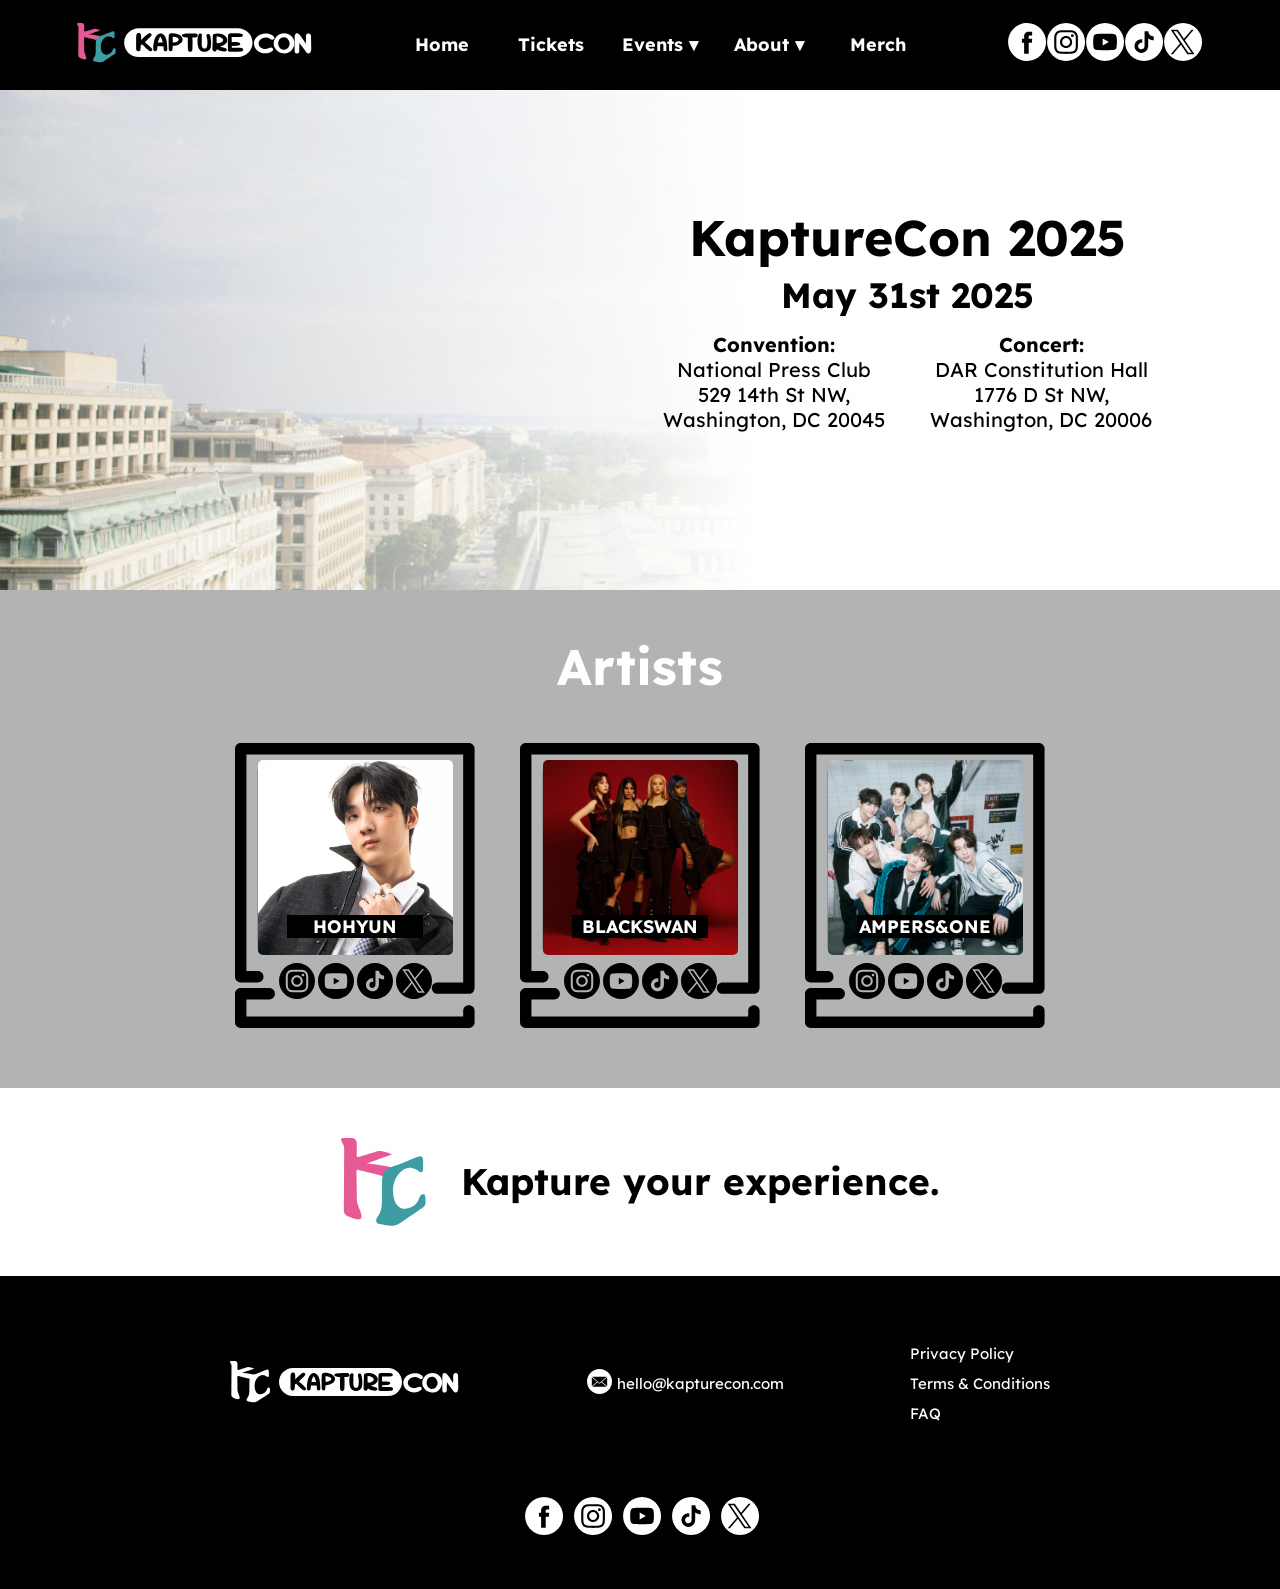
<file: index.html>
<!DOCTYPE html>
<html>
<head>
        <!-- Google tag (gtag.js) -->
        <script async src="https://www.googletagmanager.com/gtag/js?id=G-CYV78P86S7"></script>
        <script>
        window.dataLayer = window.dataLayer || [];
        function gtag(){dataLayer.push(arguments);}
        gtag('js', new Date());

        gtag('config', 'G-CYV78P86S7');
        </script>
        <title>KaptureCon</title>

        <meta name="viewport" content="width=device-width, initial-scale=1.0">
	<link rel="stylesheet" href="static/pages/css/top-bar.css">
	<link rel="stylesheet" href="static/pages/css/footer.css">

	<script src="static/pages/js/sidebar-open-close.js"></script>
	<script src="static/pages/js/nav-buttons.js"></script>

	<link rel="icon" type="image/x-icon" href="static/pages/images/favicon.ico">

        <link rel="preconnect" href="https://fonts.googleapis.com">
        <link rel="preconnect" href="https://fonts.gstatic.com" crossorigin>
        <link href="https://fonts.googleapis.com/css2?family=Lexend:wght@100..900&display=swap" rel="stylesheet">
	<link href="https://fonts.googleapis.com/css2?family=Lexend:wght@100..900&family=Poppins:ital,wght@0,100;0,200;0,300;0,400;0,500;0,600;0,700;0,800;0,900;1,100;1,200;1,300;1,400;1,500;1,600;1,700;1,800;1,900&display=swap" rel="stylesheet">

        
	<link rel="stylesheet" href="static/pages/css/home-page-style.css">

</head>

<body>

<!-- TOP BAR STARTS-->
	<div class="top-container">
                <header class="nav-bar">
                        <div class="nav-buttons">
				<div class="main-logo"><a href="index.html"><img class="main-logo-img" src="static/pages/images/KaptureCon-logo.svg" alt="Logo"></a></div>
				<div class="menu-bar" onclick="openSidebar()"><img src="static/pages/images/menu-bar.png" alt="Menu Bar Icon" width="50"></div>
                                <div class="buttons">
					<div class="nav-btn"><a href="index.html">Home</a></div>
					<div class="nav-btn"><a href="tickets.html">Tickets</a></div>
					<div class="nav-btn event-btn"><a href="events.html">Events &#x25BE;</a>
                                                <div class="dropdown-content">
                                                        <a href="events/schedule.html">Event Calendar</a>
                                                        <a href="events/event-description.html">Event Details</a>
                                                </div>
					</div>
					<div class="nav-btn extra-links-btn"><a href="about.html">About &#x25BE;</a>
						<div class="dropdown-content">
							<a href="about.html">About Us</a>
							<a href="about/private-policy.html">Privacy Policy</a>
							<a href="about/terms-conditions.html">Terms & Conditions</a>
<!--							<a href="#">Cookies Notice</a>
							<a href="#">Contact Info</a>
-->							<a href="about/FAQ.html">FAQ</a>
						</div>
					</div>
					<div class="nav-btn"><a href="merch.html">Merch</a></div>
                                </div>
				<div class="social-icons">
					<a href="https://www.facebook.com/people/KaptureCon/61565751746950/?profile_tab_item_selected=about"><img src="static/pages/images/facebook-icon.svg" alt="Facebook icon"></a>
                                        <a href="https://www.instagram.com/kapturecon/"><img src="static/pages/images/insta-icon.svg" alt="Instagram icon"></a>
                                        <a href="https://www.youtube.com/channel/UC3f2uINnipZ0f2Ry10FdnpQ"><img src="static/pages/images/youtube-icon.svg" alt="Youtube icon"></a>
                                        <a href="https://www.tiktok.com/@kapturecon"><img src="static/pages/images/tiktok-icon.svg" alt="Tiktok icon"></a>
                                        <a href="https://x.com/KaptureCon"><img src="static/pages/images/x-icon.svg" alt="x icon"></a>
                                </div>
                        </div>
                </header>

                <div class="sidebar" id="sidebar">
                        <div class="top-panel">
				<div class="close-button" id="close-button" onclick="closeSidebar()">&times;</div>
                        </div>
                        <div class="sidebar-links">
				<div class="side-btn"><a href="index.html">Home</a></div>
                                <div class="side-btn"><a href="tickets.html">Tickets</a></div>
                                <div class="side-btn event-side-links"><a href="events.html">Events</a>
                                	<div class="side-dropdown-content">
	                                       	<a href="events/schedule.html">Event Calendar</a>
                                		<a href="events/event-description.html">Event Details</a>
                                	</div>
				</div>
                                <div class="side-btn side-extra-links"><a href="about.html">About</a>
					<div class="side-dropdown-content">
                                                        <a href="about/private-policy.html">Privacy Policy</a>
                                                        <a href="about/terms-conditions.html">Terms & Conditions</a>
<!--                                                        <a href="#">Cookies Notice</a>
                                                        <a href="#">Contact Info</a>
-->                                                        <a href="about/FAQ.html">FAQ</a>
					</div>
				</div>
				<div class="side-btn"><a href="merch.html">Merch</a></div>
                                <div class="sidebar-social-icons">
					<a href="https://www.facebook.com/people/KaptureCon/61565751746950/?profile_tab_item_selected=about"><img src="static/pages/images/facebook-icon.svg" alt="Facebook icon"></a>
                                        <a href="https://www.instagram.com/kapturecon/"><img src="static/pages/images/insta-icon.svg" alt="Instagram icon"></a>
                                        <a href="https://www.youtube.com/channel/UC3f2uINnipZ0f2Ry10FdnpQ"><img src="static/pages/images/youtube-icon.svg" alt="Youtube icon"></a>
                                        <a href="https://www.tiktok.com/@kapturecon"><img src="static/pages/images/tiktok-icon.svg" alt="Tiktok icon"></a>
                                        <a href="https://x.com/KaptureCon"><img src="static/pages/images/x-icon.svg" alt="x icon"></a>
                                </div>
                        </div>
                </div>
                <div class="dark-background" id="dark-background"></div>
	</div>
<!-- TOP BAR ENDS -->
<!-- MIDDLE SECTION STARTS -->
	<div class="block-body">
		
	<div class="container-headline">
		<div class="headline-info">
			<div class="head-main-info">
				<p class="headline-event">KaptureCon 2025</p>
				<p class="event-sponsors"></p>
			</div>
			<div class="head-sub-info">
				<p>May 31st 2025</p>
                                <div class="location-container">
                                        <div class="convention-location"><b>Convention: </b><br/>
                                                National Press Club <br/>
                                                529 14th St NW, <br/>
                                                Washington, DC 20045
                                        </div>
                                        <div class="concert-location"><b>Concert: </b><br/>
                                                DAR Constitution Hall <br/>
                                                1776 D St NW, <br/>
                                                Washington, DC 20006
                                        </div>
                                </div>
			</div>
			
		</div>
	</div>
	<div class="container-artists">
		<div class="artists-title">Artists</div>
		<div class="artists-icons">
				<!-- HOHYUN -->
				<div class="artists-post">
						<img class="black-outline" src="static/pages/images/homepage/artists/outline-full.svg" alt="Outline">
						<a target="_blank" href="https://www.instagram.com/p/DF8D6DrgNEx/">
								<img class="artist-post-img"  src="static/pages/images/homepage/artists/announcement1.jpg" alt="Recent Post Frame" >
						</a>
						<div class="artist-label">
								HOHYUN
						</div>
						<div class="artist-social-icons">
								<a href="https://www.instagram.com/itshohyun/"><img src="static/pages/images/homepage/artists/artist-instagram.svg" alt="Instagram icon"></a>
								<a href="https://www.youtube.com/@HOHYUN"><img src="static/pages/images/homepage/artists/artist-youtube.svg" alt="Youtube icon"></a>
								<a href="https://www.tiktok.com/@itshohyun"><img src="static/pages/images/homepage/artists/artist-tiktok.svg" alt="Tiktok icon"></a>
								<a href="https://x.com/itshohyun"><img src="static/pages/images/homepage/artists/artist-x.svg" alt="x icon"></a>
						</div>
				</div>
				<!-- BLACKSWAN -->
				<div class="artists-post">
						<img class="black-outline" src="static/pages/images/homepage/artists/outline-full.svg" alt="Outline">
						<a target="_blank" href="https://www.instagram.com/p/DF-h1mCgwOp/">
								<img class="artist-post-img" src="static/pages/images/homepage/artists/announcement2.jpg" alt="Recent Post Frame" >
						</a>
						<div class="artist-label">
								BLACKSWAN
						</div>
						<div class="artist-social-icons">
								<a href="https://www.instagram.com/blackswan___official/"><img src="static/pages/images/homepage/artists/artist-instagram.svg" alt="Instagram icon"></a>
								<a href="https://www.youtube.com/@BlackswanOfficial201016"><img src="static/pages/images/homepage/artists/artist-youtube.svg" alt="Youtube icon"></a>
								<a href="https://www.tiktok.com/@blackswan__official"><img src="static/pages/images/homepage/artists/artist-tiktok.svg" alt="Tiktok icon"></a>
								<a href="https://x.com/blackswan_drent"><img src="static/pages/images/homepage/artists/artist-x.svg" alt="x icon "></a>
						</div>
			</div>
			<div class="artists-post">
						<img class="black-outline" src="static/pages/images/homepage/artists/outline-full.svg" alt="Outline">
						<a target="_blank" href="https://www.instagram.com/p/DGa9b_BAd8i/">
								<img class="artist-post-img" src="static/pages/images/homepage/artists/announcement3.jpg" alt="Recent Post Frame" >
						</a>
						<div class="artist-label">
								AMPERS&ONE
						</div>
						<div class="artist-social-icons">
								<a href="https://www.instagram.com/ampersandone_official/"><img src="static/pages/images/homepage/artists/artist-instagram.svg" alt="Instagram icon"></a>
								<a href="https://www.youtube.com/@AMPERSANDONE"><img src="static/pages/images/homepage/artists/artist-youtube.svg" alt="Youtube icon"></a>
								<a href="https://www.tiktok.com/@ampersandone"><img src="static/pages/images/homepage/artists/artist-tiktok.svg" alt="Tiktok icon"></a>
								<a href="https://x.com/_ampersandone_"><img src="static/pages/images/homepage/artists/artist-x.svg" alt="x icon"></a>
						</div>
			</div>
				<!--
	<div class="artists-post">
						<img class="black-outline" src="./images/homepage/artists/outline-full.svg" alt="Outline">
						<a target="_blank" href="#">
								<img class="artist-post-img" src="images/homepage/artists/filler-image.jpeg" alt="Recent Post Frame" >
						</a>

						<div class="artist-label">
								COMING SOON
						</div>
						<div class="artist-social-icons">
								<a href="#"><img src="./images/homepage/artists/artist-instagram.svg" alt="Instagram icon"></a>
								<a href="#"><img src="./images/homepage/artists/artist-youtube.svg" alt="Youtube icon"></a>
								<a href="#"><img src="./images/homepage/artists/artist-tiktok.svg" alt="Tiktok icon"></a>
								<a href="#"><img src="./images/homepage/artists/artist-x.svg" alt="x icon"></a>
						</div>
	</div>
		-->
</div>
</div>
	<div class="container-kap-exp">
                <div class="exp-main-content">
			<img src="static/pages/images/homepage/KC-icon.svg" alt="KaptureCon Icon">
                        <div class="exp-text">Kapture your experience.</div>
                </div>
        </div>

	</div>

<!-- MIDDLE SECTION ENDS -->
<!-- FOOTER STARTS -->

	<div class="footer">
			<div class="footer-container">
                        <div class="main-footer-content">
                                <a href="index.html#">
				<div class="kc-footer-logo">
					<div class="kc-footer-icon"><img class="kc-footer-icon-img" src="static/pages/images/footer-KC-icon.svg" alt="KaptureCon BW Logo Icon"></div>
					<div class="kc-footer-text"><img class="kc-footer-text-img" src="static/pages/images/footer-KC-text.svg" alt="KaptureCon Bw Logo Text"></div>
                                </div>
				</a>
                                <div class="email-info">
					<div class="email-icon"><img class="email-icon-img" src="static/pages/images/email-icon.svg" alt="Email Icon"></div>
                                        <div class="email-text">hello@kapturecon.com</div>
                                </div>
				<div class="extra-footer-text">
 					<a href="about/private-policy.html">Privacy Policy</a><br>
                                        <a href="about/terms-conditions.html">Terms & Conditions</a><br>
<!--                                    <a href="#">Cookies Notice</a><br>
					<a href="#">Contact Info</a><br>
-->					<a href="about/FAQ.html">FAQ</a>
                                </div>
                        </div>
                                <div class="footer-social-icons">
					<a href="https://www.facebook.com/people/KaptureCon/61565751746950/?profile_tab_item_selected=about"><img src="static/pages/images/facebook-icon.svg" alt="Facebook icon"></a>
					<a href="https://www.instagram.com/kapturecon/"><img src="static/pages/images/insta-icon.svg" alt="Instagram icon"></a>
					<a href="https://www.youtube.com/channel/UC3f2uINnipZ0f2Ry10FdnpQ"><img src="static/pages/images/youtube-icon.svg" alt="Youtube icon"></a>
					<a href="https://www.tiktok.com/@kapturecon"><img src="static/pages/images/tiktok-icon.svg" alt="Tiktok icon"></a>
					<a href="https://x.com/KaptureCon"><img src="static/pages/images/x-icon.svg" alt="x icon"></a>
                                </div>
			</div>
		</div>

<!-- FOOTER ENDS -->
</body>
</file>
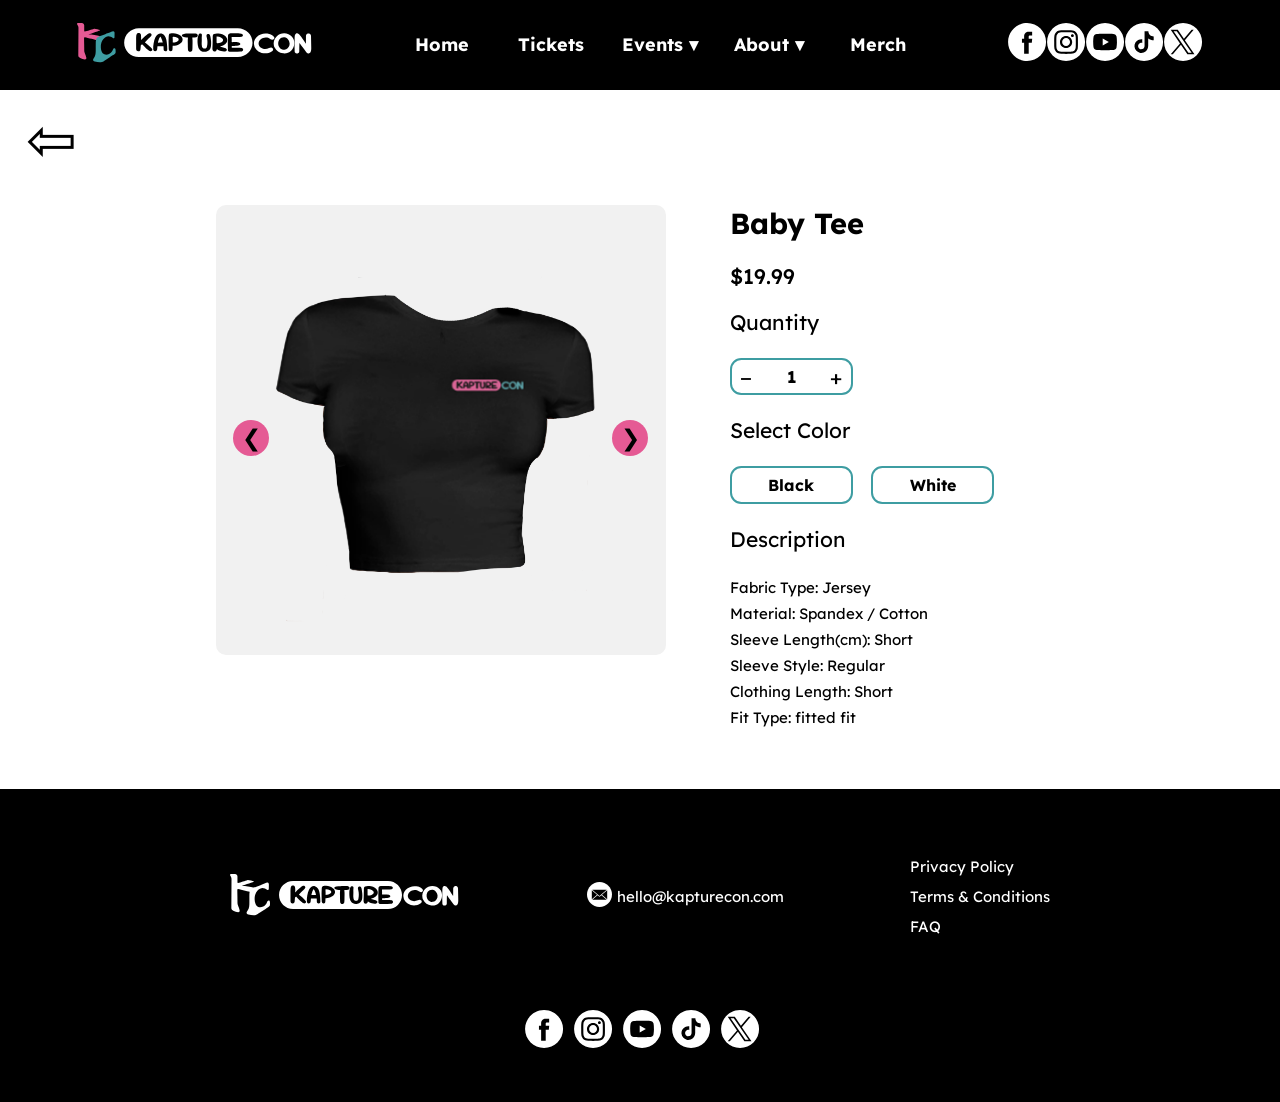
<file: merch/baby-tee/index.html>
<!DOCTYPE html>
<html>
<head>
        <!-- Google tag (gtag.js) -->
        <script async src="https://www.googletagmanager.com/gtag/js?id=G-CYV78P86S7"></script>
        <script>
        window.dataLayer = window.dataLayer || [];
        function gtag(){dataLayer.push(arguments);}
        gtag('js', new Date());

        gtag('config', 'G-CYV78P86S7');
        </script>
        <title>KaptureCon</title>

        <meta name="viewport" content="width=device-width, initial-scale=1.0">
	<link rel="stylesheet" href="../../static/pages/css/top-bar.css">
	<link rel="stylesheet" href="../../static/pages/css/footer.css">

	<script src="../../static/pages/js/sidebar-open-close.js"></script>
	<script src="../../static/pages/js/nav-buttons.js"></script>

	<link rel="icon" type="image/x-icon" href="../../static/pages/images/favicon.ico">

        <link rel="preconnect" href="https://fonts.googleapis.com">
        <link rel="preconnect" href="https://fonts.gstatic.com" crossorigin>
        <link href="https://fonts.googleapis.com/css2?family=Lexend:wght@100..900&display=swap" rel="stylesheet">
	<link href="https://fonts.googleapis.com/css2?family=Lexend:wght@100..900&family=Poppins:ital,wght@0,100;0,200;0,300;0,400;0,500;0,600;0,700;0,800;0,900;1,100;1,200;1,300;1,400;1,500;1,600;1,700;1,800;1,900&display=swap" rel="stylesheet">

        
	
	<meta name="viewport" content="width=device-width, initial-scale=1.0">

	<link rel="stylesheet" href="../../static/merch/css/base.css">

	<!-- <script type="text/javascript" src="/static/merch/js/cart.js"></script> -->

        <script id="variation-data" type="application/json">[]</script>

        <script type="text/javascript">


                function getToken(name) {
                        var cookieValue = null;
                        if (document.cookie && document.cookie !== '') {
                                var cookies = document.cookie.split(';');
                                for (var i = 0; i < cookies.length; i++) {
                                        var cookie = cookies[i].trim();
                                        // Does this cookie string begin with the name we want?
                                        if (cookie.substring(0, name.length + 1) === (name + '=')) {
                                                cookieValue = decodeURIComponent(cookie.substring(name.length + 1));
                                                break;
                                        }
                                }
                        }
                        return cookieValue;
                }
                var csrftoken = getToken('csrftoken')




                function getCookie(name) {
                        // Split cookie string and get all individual name=value pairs in an array
                        var cookieArr = document.cookie.split(";");

                        // Loop through the array elements
                        for(var i = 0; i < cookieArr.length; i++) {
                                var cookiePair = cookieArr[i].split("=");

                                /* Removing whitespace at the beginning of the cookie name
                                and compare it with the given string */
                                if(name == cookiePair[0].trim()) {
                                        // Decode the cookie value and return
                                        return decodeURIComponent(cookiePair[1]);
                                }
                        }

                        // Return null if not found
                        return null;
                }
                /*
                var cart = JSON.parse(getCookie('cart'))

                if (cart == undefined){
                        cart = {}
<!--                        console.log('Cart Created!', cart) -->
                        document.cookie ='cart=' + JSON.stringify(cart) + ";domain=;path=/"
                }
<!--                console.log('Cart:', cart) -->
                */
        </script>

	

	<link rel="stylesheet" href="../../static/merch/css/merch-details.css">





</head>

<body>

<!-- TOP BAR STARTS-->
	<div class="top-container">
                <header class="nav-bar">
                        <div class="nav-buttons">
				<div class="main-logo"><a href="../../index.html"><img class="main-logo-img" src="../../static/pages/images/KaptureCon-logo.svg" alt="Logo"></a></div>
				<div class="menu-bar" onclick="openSidebar()"><img src="../../static/pages/images/menu-bar.png" alt="Menu Bar Icon" width="50"></div>
                                <div class="buttons">
					<div class="nav-btn"><a href="../../index.html">Home</a></div>
					<div class="nav-btn"><a href="../../tickets.html">Tickets</a></div>
					<div class="nav-btn event-btn"><a href="../../events.html">Events &#x25BE;</a>
                                                <div class="dropdown-content">
                                                        <a href="../../events/schedule.html">Event Calendar</a>
                                                        <a href="../../events/event-description.html">Event Details</a>
                                                </div>
					</div>
					<div class="nav-btn extra-links-btn"><a href="../../about.html">About &#x25BE;</a>
						<div class="dropdown-content">
							<a href="../../about.html">About Us</a>
							<a href="../../about/private-policy.html">Privacy Policy</a>
							<a href="../../about/terms-conditions.html">Terms & Conditions</a>
<!--							<a href="#">Cookies Notice</a>
							<a href="#">Contact Info</a>
-->							<a href="../../about/FAQ.html">FAQ</a>
						</div>
					</div>
					<div class="nav-btn"><a href="../../merch.html">Merch</a></div>
                                </div>
				<div class="social-icons">
					<a href="https://www.facebook.com/people/KaptureCon/61565751746950/?profile_tab_item_selected=about"><img src="../../static/pages/images/facebook-icon.svg" alt="Facebook icon"></a>
                                        <a href="https://www.instagram.com/kapturecon/"><img src="../../static/pages/images/insta-icon.svg" alt="Instagram icon"></a>
                                        <a href="https://www.youtube.com/channel/UC3f2uINnipZ0f2Ry10FdnpQ"><img src="../../static/pages/images/youtube-icon.svg" alt="Youtube icon"></a>
                                        <a href="https://www.tiktok.com/@kapturecon"><img src="../../static/pages/images/tiktok-icon.svg" alt="Tiktok icon"></a>
                                        <a href="https://x.com/KaptureCon"><img src="../../static/pages/images/x-icon.svg" alt="x icon"></a>
                                </div>
                        </div>
                </header>

                <div class="sidebar" id="sidebar">
                        <div class="top-panel">
				<div class="close-button" id="close-button" onclick="closeSidebar()">&times;</div>
                        </div>
                        <div class="sidebar-links">
				<div class="side-btn"><a href="../../index.html">Home</a></div>
                                <div class="side-btn"><a href="../../tickets.html">Tickets</a></div>
                                <div class="side-btn event-side-links"><a href="../../events.html">Events</a>
                                	<div class="side-dropdown-content">
	                                       	<a href="../../events/schedule.html">Event Calendar</a>
                                		<a href="../../events/event-description.html">Event Details</a>
                                	</div>
				</div>
                                <div class="side-btn side-extra-links"><a href="../../about.html">About</a>
					<div class="side-dropdown-content">
                                                        <a href="../../about/private-policy.html">Privacy Policy</a>
                                                        <a href="../../about/terms-conditions.html">Terms & Conditions</a>
<!--                                                        <a href="#">Cookies Notice</a>
                                                        <a href="#">Contact Info</a>
-->                                                        <a href="../../about/FAQ.html">FAQ</a>
					</div>
				</div>
				<div class="side-btn"><a href="../../merch.html">Merch</a></div>
                                <div class="sidebar-social-icons">
					<a href="https://www.facebook.com/people/KaptureCon/61565751746950/?profile_tab_item_selected=about"><img src="../../static/pages/images/facebook-icon.svg" alt="Facebook icon"></a>
                                        <a href="https://www.instagram.com/kapturecon/"><img src="../../static/pages/images/insta-icon.svg" alt="Instagram icon"></a>
                                        <a href="https://www.youtube.com/channel/UC3f2uINnipZ0f2Ry10FdnpQ"><img src="../../static/pages/images/youtube-icon.svg" alt="Youtube icon"></a>
                                        <a href="https://www.tiktok.com/@kapturecon"><img src="../../static/pages/images/tiktok-icon.svg" alt="Tiktok icon"></a>
                                        <a href="https://x.com/KaptureCon"><img src="../../static/pages/images/x-icon.svg" alt="x icon"></a>
                                </div>
                        </div>
                </div>
                <div class="dark-background" id="dark-background"></div>
	</div>
<!-- TOP BAR ENDS -->
<!-- MIDDLE SECTION STARTS -->
	<div class="block-body">
		
	<div class="top-section">	
		<a href="javascript:history.back()"><span class="back-arrow">&#8678;</span></a>

                <!--
		<div class="cart-stuff">
			<a href=""><img class="cart-icon" src="/static/merch/images/shopping-cart.svg" alt="shopping cart icon"></a>
			<div id="cart-total"></div>
		</div>
                -->
	</div>
	


<div class="item-container">

<div class="item-image">
  		
    			<div class="gallery-item grey-square">
      				<img class="image" src="../../media/merch_images/all_images/BabyTeeBlk_F.png" alt="Product Image 1">
    			</div>
  		
    			<div class="gallery-item grey-square">
      				<img class="image" src="../../media/merch_images/all_images/BabyTeeBlk_B.png" alt="Product Image 2">
    			</div>
  		
    			<div class="gallery-item grey-square">
      				<img class="image" src="../../media/merch_images/all_images/BabyTeeWTE_F.png" alt="Product Image 3">
    			</div>
  		
    			<div class="gallery-item grey-square">
      				<img class="image" src="../../media/merch_images/all_images/BabyTeeWTE_B.png" alt="Product Image 4">
    			</div>
  		
		<div class="gallery-btns">
                	<button class="w3-button w3-black w3-display-left" onclick="plusDivs(-1)">&#10094;</button>
                	<button class="w3-button w3-black w3-display-right" onclick="plusDivs(1)">&#10095;</button>
                </div>
</div>


<div class="item-info">

	<p class="info-sect title">Baby Tee</p>
	<p class="info-sect subtitle">$19.99</p>
	
	<p class="subtitle">Quantity</p>
	<div class="quantity-rect">
		<button class="quantity-btn" id="decrease-btn">−</button>
		<input type="number" id="quantity-input" value="1" min="1">
		<button class="quantity-btn" id="increase-btn">+</button>
	</div>
	<p class="subtitle">Select Color</p>
	<div id="color-options">
		
			<button class="color-btn" data-color-id="3">Black</button>
		
			<button class="color-btn" data-color-id="4">White</button>
		
	</div>
		

	
	<p class="subtitle">Description</p>
	<div class="item-desc">
		Fabric Type: Jersey<br>Material: Spandex / Cotton<br>Sleeve Length(cm): Short<br>Sleeve Style: Regular<br>Clothing Length: Short<br>Fit Type: fitted fit
		
	</div>


	<!-- <button id="add-cart-btn">Add to Cart</button> -->

</div>

</div>

<script>
	var slideIndex = 1;
	showDivs(slideIndex);

	function plusDivs(n) {
  		showDivs(slideIndex += n);
	}

	function showDivs(n) {
 		var i;
  		var x = document.getElementsByClassName("gallery-item");
  		if (n > x.length) {slideIndex = 1}
  		if (n < 1) {slideIndex = x.length}
  		for (i = 0; i < x.length; i++) {
    			x[i].style.display = "none";  
  		}
  		x[slideIndex-1].style.display = "flex";  
	}

		// Quantity increase decrease
		const decreaseBtn = document.getElementById('decrease-btn');
		const increaseBtn = document.getElementById('increase-btn');
		const quantityDisplay = document.getElementById('quantity-input');
	
		let quantity = parseInt(quantityDisplay.textContent);
	
		increaseBtn.addEventListener('click', () => {
			quantity++;
			quantityDisplay.textContent = quantity;
		});
	
		decreaseBtn.addEventListener('click', () => {
			if (quantity > 1) {  // Prevent quantity from going below 1
				quantity--;
				quantityDisplay.textContent = quantity;
			}
		});

		document.addEventListener('DOMContentLoaded', () => {
			// Color buttons
			const color_buttons = document.querySelectorAll('.color-btn');

			color_buttons.forEach(button => {
				button.addEventListener('click', () => {
					color_buttons.forEach(btn => btn.classList.remove('active'));
					button.classList.toggle('active');
				});
			});

			// Size buttons
			const size_buttons = document.querySelectorAll('.size-btn');

			size_buttons.forEach(button => {
				button.addEventListener('click', () => {
					size_buttons.forEach(btn => btn.classList.remove('active'));
					button.classList.toggle('active');
				});
			});
		});
</script>




	</div>

<!-- MIDDLE SECTION ENDS -->
<!-- FOOTER STARTS -->

	<div class="footer">
			<div class="footer-container">
                        <div class="main-footer-content">
                                <a href="index.html#">
				<div class="kc-footer-logo">
					<div class="kc-footer-icon"><img class="kc-footer-icon-img" src="../../static/pages/images/footer-KC-icon.svg" alt="KaptureCon BW Logo Icon"></div>
					<div class="kc-footer-text"><img class="kc-footer-text-img" src="../../static/pages/images/footer-KC-text.svg" alt="KaptureCon Bw Logo Text"></div>
                                </div>
				</a>
                                <div class="email-info">
					<div class="email-icon"><img class="email-icon-img" src="../../static/pages/images/email-icon.svg" alt="Email Icon"></div>
                                        <div class="email-text">hello@kapturecon.com</div>
                                </div>
				<div class="extra-footer-text">
 					<a href="../../about/private-policy.html">Privacy Policy</a><br>
                                        <a href="../../about/terms-conditions.html">Terms & Conditions</a><br>
<!--                                    <a href="#">Cookies Notice</a><br>
					<a href="#">Contact Info</a><br>
-->					<a href="../../about/FAQ.html">FAQ</a>
                                </div>
                        </div>
                                <div class="footer-social-icons">
					<a href="https://www.facebook.com/people/KaptureCon/61565751746950/?profile_tab_item_selected=about"><img src="../../static/pages/images/facebook-icon.svg" alt="Facebook icon"></a>
					<a href="https://www.instagram.com/kapturecon/"><img src="../../static/pages/images/insta-icon.svg" alt="Instagram icon"></a>
					<a href="https://www.youtube.com/channel/UC3f2uINnipZ0f2Ry10FdnpQ"><img src="../../static/pages/images/youtube-icon.svg" alt="Youtube icon"></a>
					<a href="https://www.tiktok.com/@kapturecon"><img src="../../static/pages/images/tiktok-icon.svg" alt="Tiktok icon"></a>
					<a href="https://x.com/KaptureCon"><img src="../../static/pages/images/x-icon.svg" alt="x icon"></a>
                                </div>
			</div>
		</div>

<!-- FOOTER ENDS -->
</body>
</file>
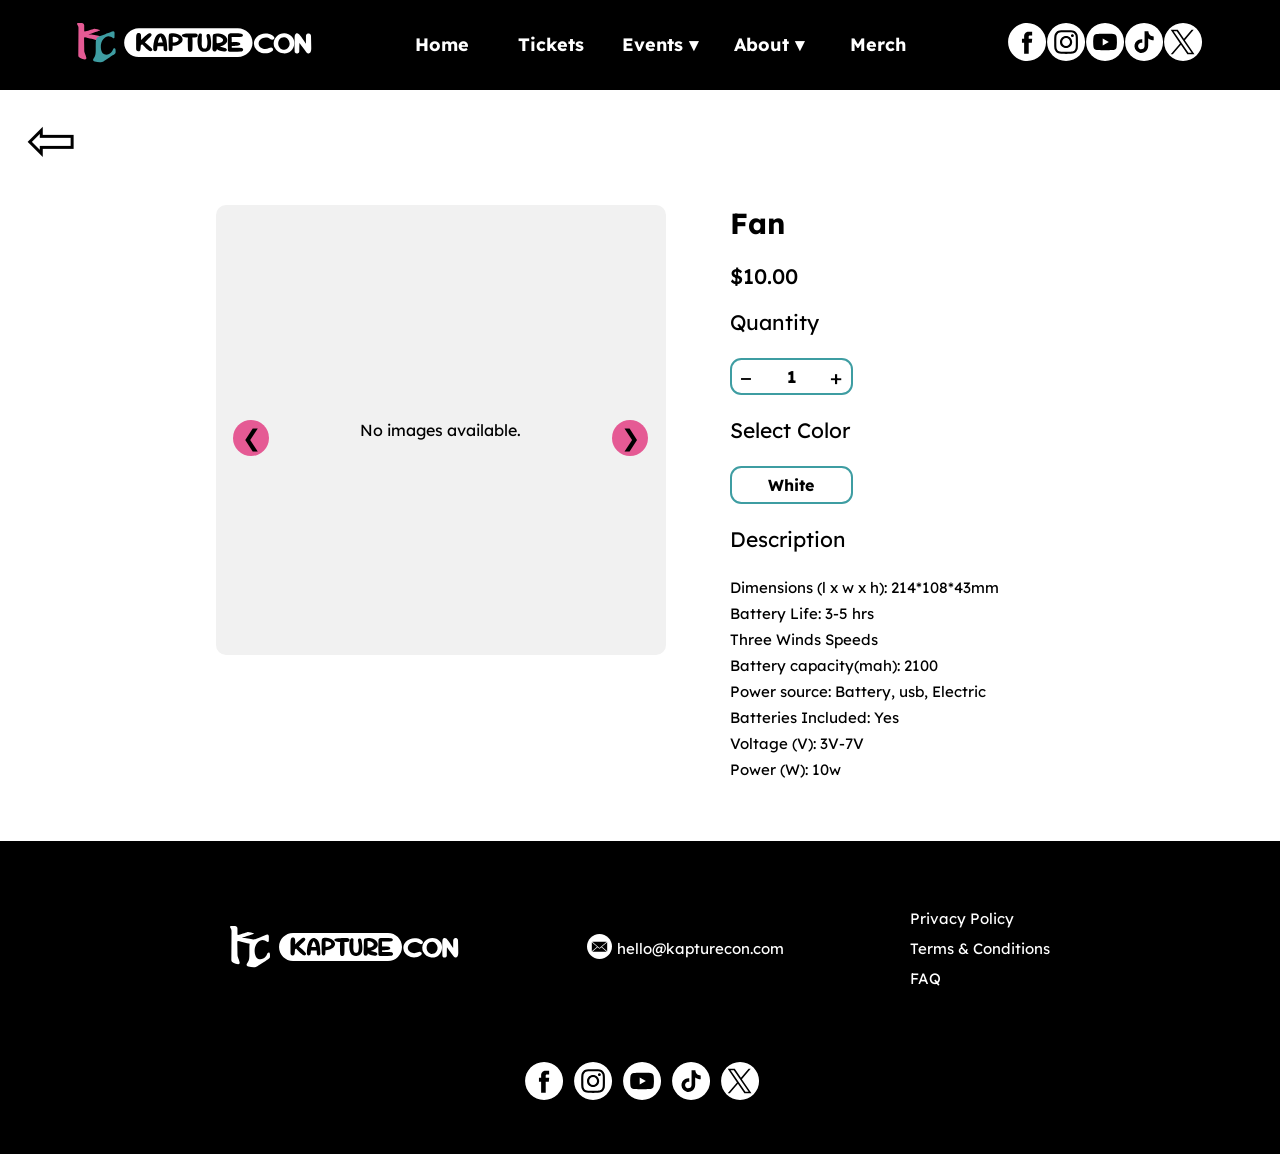
<file: merch/handheld-fan/index.html>
<!DOCTYPE html>
<html>
<head>
        <!-- Google tag (gtag.js) -->
        <script async src="https://www.googletagmanager.com/gtag/js?id=G-CYV78P86S7"></script>
        <script>
        window.dataLayer = window.dataLayer || [];
        function gtag(){dataLayer.push(arguments);}
        gtag('js', new Date());

        gtag('config', 'G-CYV78P86S7');
        </script>
        <title>KaptureCon</title>

        <meta name="viewport" content="width=device-width, initial-scale=1.0">
	<link rel="stylesheet" href="../../static/pages/css/top-bar.css">
	<link rel="stylesheet" href="../../static/pages/css/footer.css">

	<script src="../../static/pages/js/sidebar-open-close.js"></script>
	<script src="../../static/pages/js/nav-buttons.js"></script>

	<link rel="icon" type="image/x-icon" href="../../static/pages/images/favicon.ico">

        <link rel="preconnect" href="https://fonts.googleapis.com">
        <link rel="preconnect" href="https://fonts.gstatic.com" crossorigin>
        <link href="https://fonts.googleapis.com/css2?family=Lexend:wght@100..900&display=swap" rel="stylesheet">
	<link href="https://fonts.googleapis.com/css2?family=Lexend:wght@100..900&family=Poppins:ital,wght@0,100;0,200;0,300;0,400;0,500;0,600;0,700;0,800;0,900;1,100;1,200;1,300;1,400;1,500;1,600;1,700;1,800;1,900&display=swap" rel="stylesheet">

        
	
	<meta name="viewport" content="width=device-width, initial-scale=1.0">

	<link rel="stylesheet" href="../../static/merch/css/base.css">

	<!-- <script type="text/javascript" src="/static/merch/js/cart.js"></script> -->

        <script id="variation-data" type="application/json">[{"id": 17, "merch_product__color": 4, "size": null}]</script>

        <script type="text/javascript">


                function getToken(name) {
                        var cookieValue = null;
                        if (document.cookie && document.cookie !== '') {
                                var cookies = document.cookie.split(';');
                                for (var i = 0; i < cookies.length; i++) {
                                        var cookie = cookies[i].trim();
                                        // Does this cookie string begin with the name we want?
                                        if (cookie.substring(0, name.length + 1) === (name + '=')) {
                                                cookieValue = decodeURIComponent(cookie.substring(name.length + 1));
                                                break;
                                        }
                                }
                        }
                        return cookieValue;
                }
                var csrftoken = getToken('csrftoken')




                function getCookie(name) {
                        // Split cookie string and get all individual name=value pairs in an array
                        var cookieArr = document.cookie.split(";");

                        // Loop through the array elements
                        for(var i = 0; i < cookieArr.length; i++) {
                                var cookiePair = cookieArr[i].split("=");

                                /* Removing whitespace at the beginning of the cookie name
                                and compare it with the given string */
                                if(name == cookiePair[0].trim()) {
                                        // Decode the cookie value and return
                                        return decodeURIComponent(cookiePair[1]);
                                }
                        }

                        // Return null if not found
                        return null;
                }
                /*
                var cart = JSON.parse(getCookie('cart'))

                if (cart == undefined){
                        cart = {}
<!--                        console.log('Cart Created!', cart) -->
                        document.cookie ='cart=' + JSON.stringify(cart) + ";domain=;path=/"
                }
<!--                console.log('Cart:', cart) -->
                */
        </script>

	

	<link rel="stylesheet" href="../../static/merch/css/merch-details.css">





</head>

<body>

<!-- TOP BAR STARTS-->
	<div class="top-container">
                <header class="nav-bar">
                        <div class="nav-buttons">
				<div class="main-logo"><a href="../../index.html"><img class="main-logo-img" src="../../static/pages/images/KaptureCon-logo.svg" alt="Logo"></a></div>
				<div class="menu-bar" onclick="openSidebar()"><img src="../../static/pages/images/menu-bar.png" alt="Menu Bar Icon" width="50"></div>
                                <div class="buttons">
					<div class="nav-btn"><a href="../../index.html">Home</a></div>
					<div class="nav-btn"><a href="../../tickets.html">Tickets</a></div>
					<div class="nav-btn event-btn"><a href="../../events.html">Events &#x25BE;</a>
                                                <div class="dropdown-content">
                                                        <a href="../../events/schedule.html">Event Calendar</a>
                                                        <a href="../../events/event-description.html">Event Details</a>
                                                </div>
					</div>
					<div class="nav-btn extra-links-btn"><a href="../../about.html">About &#x25BE;</a>
						<div class="dropdown-content">
							<a href="../../about.html">About Us</a>
							<a href="../../about/private-policy.html">Privacy Policy</a>
							<a href="../../about/terms-conditions.html">Terms & Conditions</a>
<!--							<a href="#">Cookies Notice</a>
							<a href="#">Contact Info</a>
-->							<a href="../../about/FAQ.html">FAQ</a>
						</div>
					</div>
					<div class="nav-btn"><a href="../../merch.html">Merch</a></div>
                                </div>
				<div class="social-icons">
					<a href="https://www.facebook.com/people/KaptureCon/61565751746950/?profile_tab_item_selected=about"><img src="../../static/pages/images/facebook-icon.svg" alt="Facebook icon"></a>
                                        <a href="https://www.instagram.com/kapturecon/"><img src="../../static/pages/images/insta-icon.svg" alt="Instagram icon"></a>
                                        <a href="https://www.youtube.com/channel/UC3f2uINnipZ0f2Ry10FdnpQ"><img src="../../static/pages/images/youtube-icon.svg" alt="Youtube icon"></a>
                                        <a href="https://www.tiktok.com/@kapturecon"><img src="../../static/pages/images/tiktok-icon.svg" alt="Tiktok icon"></a>
                                        <a href="https://x.com/KaptureCon"><img src="../../static/pages/images/x-icon.svg" alt="x icon"></a>
                                </div>
                        </div>
                </header>

                <div class="sidebar" id="sidebar">
                        <div class="top-panel">
				<div class="close-button" id="close-button" onclick="closeSidebar()">&times;</div>
                        </div>
                        <div class="sidebar-links">
				<div class="side-btn"><a href="../../index.html">Home</a></div>
                                <div class="side-btn"><a href="../../tickets.html">Tickets</a></div>
                                <div class="side-btn event-side-links"><a href="../../events.html">Events</a>
                                	<div class="side-dropdown-content">
	                                       	<a href="../../events/schedule.html">Event Calendar</a>
                                		<a href="../../events/event-description.html">Event Details</a>
                                	</div>
				</div>
                                <div class="side-btn side-extra-links"><a href="../../about.html">About</a>
					<div class="side-dropdown-content">
                                                        <a href="../../about/private-policy.html">Privacy Policy</a>
                                                        <a href="../../about/terms-conditions.html">Terms & Conditions</a>
<!--                                                        <a href="#">Cookies Notice</a>
                                                        <a href="#">Contact Info</a>
-->                                                        <a href="../../about/FAQ.html">FAQ</a>
					</div>
				</div>
				<div class="side-btn"><a href="../../merch.html">Merch</a></div>
                                <div class="sidebar-social-icons">
					<a href="https://www.facebook.com/people/KaptureCon/61565751746950/?profile_tab_item_selected=about"><img src="../../static/pages/images/facebook-icon.svg" alt="Facebook icon"></a>
                                        <a href="https://www.instagram.com/kapturecon/"><img src="../../static/pages/images/insta-icon.svg" alt="Instagram icon"></a>
                                        <a href="https://www.youtube.com/channel/UC3f2uINnipZ0f2Ry10FdnpQ"><img src="../../static/pages/images/youtube-icon.svg" alt="Youtube icon"></a>
                                        <a href="https://www.tiktok.com/@kapturecon"><img src="../../static/pages/images/tiktok-icon.svg" alt="Tiktok icon"></a>
                                        <a href="https://x.com/KaptureCon"><img src="../../static/pages/images/x-icon.svg" alt="x icon"></a>
                                </div>
                        </div>
                </div>
                <div class="dark-background" id="dark-background"></div>
	</div>
<!-- TOP BAR ENDS -->
<!-- MIDDLE SECTION STARTS -->
	<div class="block-body">
		
	<div class="top-section">	
		<a href="javascript:history.back()"><span class="back-arrow">&#8678;</span></a>

                <!--
		<div class="cart-stuff">
			<a href=""><img class="cart-icon" src="/static/merch/images/shopping-cart.svg" alt="shopping cart icon"></a>
			<div id="cart-total"></div>
		</div>
                -->
	</div>
	


<div class="item-container">

<div class="item-image">
  		
			<div class="grey-square">
    				<p>No images available.</p>
			</div>
  		
		<div class="gallery-btns">
                	<button class="w3-button w3-black w3-display-left" onclick="plusDivs(-1)">&#10094;</button>
                	<button class="w3-button w3-black w3-display-right" onclick="plusDivs(1)">&#10095;</button>
                </div>
</div>


<div class="item-info">

	<p class="info-sect title">Fan</p>
	<p class="info-sect subtitle">$10.00</p>
	
	<p class="subtitle">Quantity</p>
	<div class="quantity-rect">
		<button class="quantity-btn" id="decrease-btn">−</button>
		<input type="number" id="quantity-input" value="1" min="1">
		<button class="quantity-btn" id="increase-btn">+</button>
	</div>
	<p class="subtitle">Select Color</p>
	<div id="color-options">
		
			<button class="color-btn" data-color-id="4">White</button>
		
	</div>
		

	
	<p class="subtitle">Description</p>
	<div class="item-desc">
		Dimensions (l x w x h):	214*108*43mm<br>Battery Life: 3-5 hrs<br>Three Winds Speeds<br>Battery capacity(mah): 2100<br>Power source:	Battery, usb, Electric<br>Batteries Included:	Yes<br>Voltage (V): 3V-7V<br>Power (W): 10w
		
	</div>


	<!-- <button id="add-cart-btn">Add to Cart</button> -->

</div>

</div>

<script>
	var slideIndex = 1;
	showDivs(slideIndex);

	function plusDivs(n) {
  		showDivs(slideIndex += n);
	}

	function showDivs(n) {
 		var i;
  		var x = document.getElementsByClassName("gallery-item");
  		if (n > x.length) {slideIndex = 1}
  		if (n < 1) {slideIndex = x.length}
  		for (i = 0; i < x.length; i++) {
    			x[i].style.display = "none";  
  		}
  		x[slideIndex-1].style.display = "flex";  
	}

		// Quantity increase decrease
		const decreaseBtn = document.getElementById('decrease-btn');
		const increaseBtn = document.getElementById('increase-btn');
		const quantityDisplay = document.getElementById('quantity-input');
	
		let quantity = parseInt(quantityDisplay.textContent);
	
		increaseBtn.addEventListener('click', () => {
			quantity++;
			quantityDisplay.textContent = quantity;
		});
	
		decreaseBtn.addEventListener('click', () => {
			if (quantity > 1) {  // Prevent quantity from going below 1
				quantity--;
				quantityDisplay.textContent = quantity;
			}
		});

		document.addEventListener('DOMContentLoaded', () => {
			// Color buttons
			const color_buttons = document.querySelectorAll('.color-btn');

			color_buttons.forEach(button => {
				button.addEventListener('click', () => {
					color_buttons.forEach(btn => btn.classList.remove('active'));
					button.classList.toggle('active');
				});
			});

			// Size buttons
			const size_buttons = document.querySelectorAll('.size-btn');

			size_buttons.forEach(button => {
				button.addEventListener('click', () => {
					size_buttons.forEach(btn => btn.classList.remove('active'));
					button.classList.toggle('active');
				});
			});
		});
</script>




	</div>

<!-- MIDDLE SECTION ENDS -->
<!-- FOOTER STARTS -->

	<div class="footer">
			<div class="footer-container">
                        <div class="main-footer-content">
                                <a href="index.html#">
				<div class="kc-footer-logo">
					<div class="kc-footer-icon"><img class="kc-footer-icon-img" src="../../static/pages/images/footer-KC-icon.svg" alt="KaptureCon BW Logo Icon"></div>
					<div class="kc-footer-text"><img class="kc-footer-text-img" src="../../static/pages/images/footer-KC-text.svg" alt="KaptureCon Bw Logo Text"></div>
                                </div>
				</a>
                                <div class="email-info">
					<div class="email-icon"><img class="email-icon-img" src="../../static/pages/images/email-icon.svg" alt="Email Icon"></div>
                                        <div class="email-text">hello@kapturecon.com</div>
                                </div>
				<div class="extra-footer-text">
 					<a href="../../about/private-policy.html">Privacy Policy</a><br>
                                        <a href="../../about/terms-conditions.html">Terms & Conditions</a><br>
<!--                                    <a href="#">Cookies Notice</a><br>
					<a href="#">Contact Info</a><br>
-->					<a href="../../about/FAQ.html">FAQ</a>
                                </div>
                        </div>
                                <div class="footer-social-icons">
					<a href="https://www.facebook.com/people/KaptureCon/61565751746950/?profile_tab_item_selected=about"><img src="../../static/pages/images/facebook-icon.svg" alt="Facebook icon"></a>
					<a href="https://www.instagram.com/kapturecon/"><img src="../../static/pages/images/insta-icon.svg" alt="Instagram icon"></a>
					<a href="https://www.youtube.com/channel/UC3f2uINnipZ0f2Ry10FdnpQ"><img src="../../static/pages/images/youtube-icon.svg" alt="Youtube icon"></a>
					<a href="https://www.tiktok.com/@kapturecon"><img src="../../static/pages/images/tiktok-icon.svg" alt="Tiktok icon"></a>
					<a href="https://x.com/KaptureCon"><img src="../../static/pages/images/x-icon.svg" alt="x icon"></a>
                                </div>
			</div>
		</div>

<!-- FOOTER ENDS -->
</body>
</file>
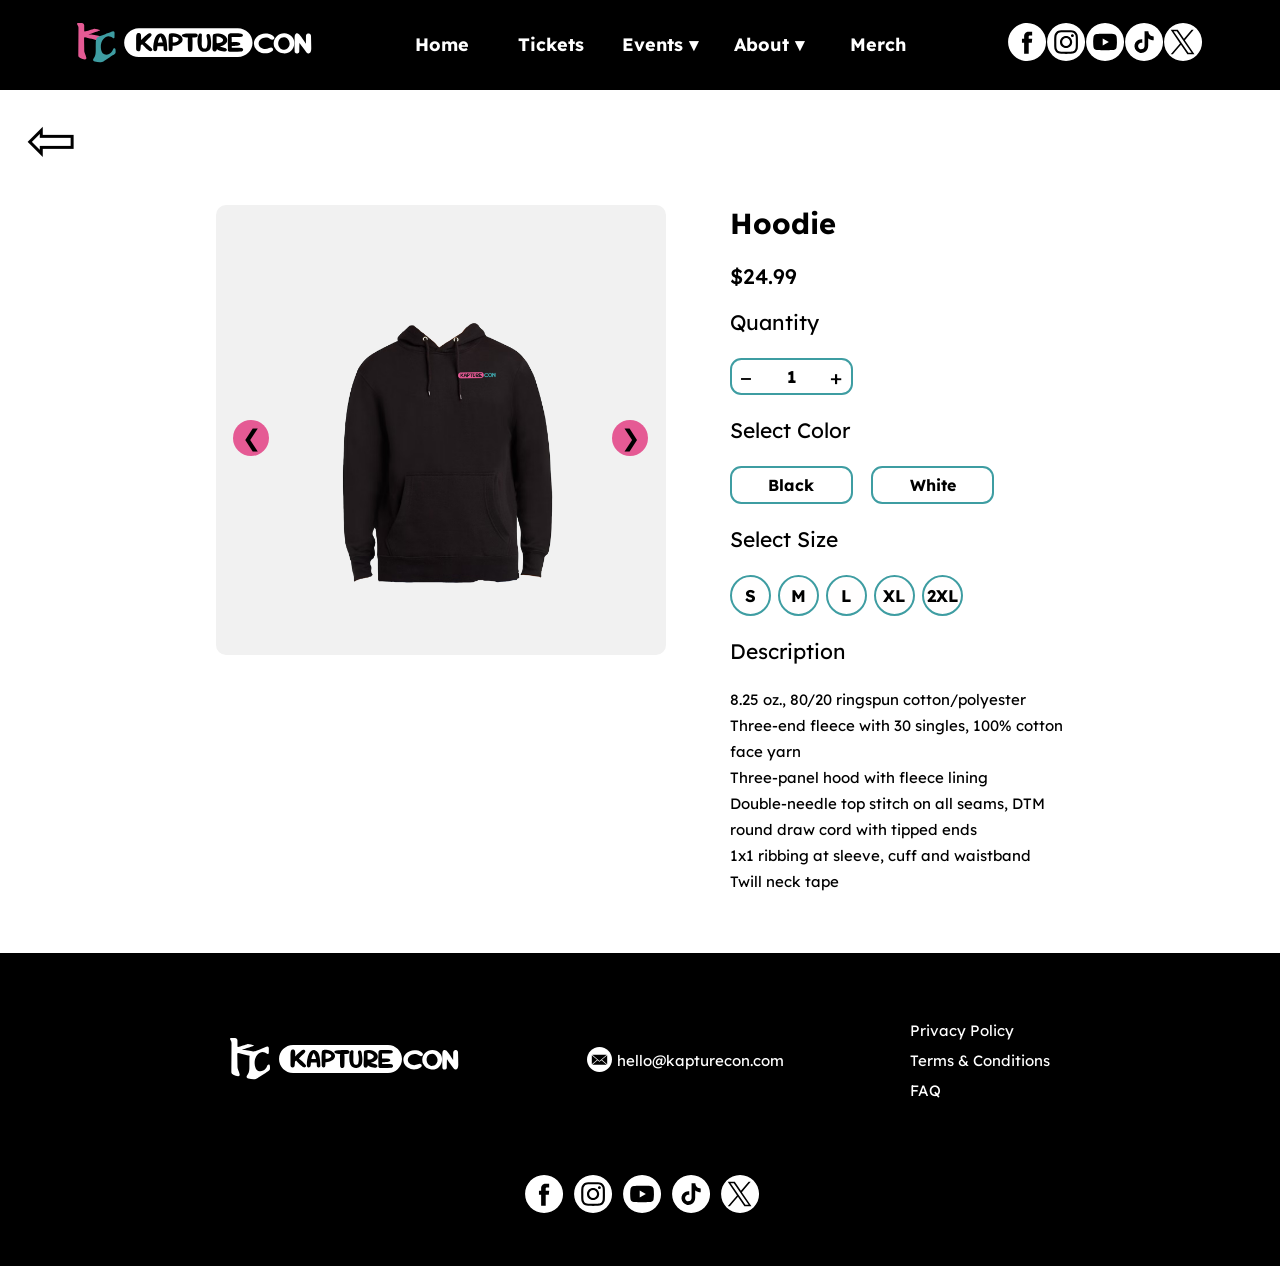
<file: merch/hoodie/index.html>
<!DOCTYPE html>
<html>
<head>
        <!-- Google tag (gtag.js) -->
        <script async src="https://www.googletagmanager.com/gtag/js?id=G-CYV78P86S7"></script>
        <script>
        window.dataLayer = window.dataLayer || [];
        function gtag(){dataLayer.push(arguments);}
        gtag('js', new Date());

        gtag('config', 'G-CYV78P86S7');
        </script>
        <title>KaptureCon</title>

        <meta name="viewport" content="width=device-width, initial-scale=1.0">
	<link rel="stylesheet" href="../../static/pages/css/top-bar.css">
	<link rel="stylesheet" href="../../static/pages/css/footer.css">

	<script src="../../static/pages/js/sidebar-open-close.js"></script>
	<script src="../../static/pages/js/nav-buttons.js"></script>

	<link rel="icon" type="image/x-icon" href="../../static/pages/images/favicon.ico">

        <link rel="preconnect" href="https://fonts.googleapis.com">
        <link rel="preconnect" href="https://fonts.gstatic.com" crossorigin>
        <link href="https://fonts.googleapis.com/css2?family=Lexend:wght@100..900&display=swap" rel="stylesheet">
	<link href="https://fonts.googleapis.com/css2?family=Lexend:wght@100..900&family=Poppins:ital,wght@0,100;0,200;0,300;0,400;0,500;0,600;0,700;0,800;0,900;1,100;1,200;1,300;1,400;1,500;1,600;1,700;1,800;1,900&display=swap" rel="stylesheet">

        
	
	<meta name="viewport" content="width=device-width, initial-scale=1.0">

	<link rel="stylesheet" href="../../static/merch/css/base.css">

	<!-- <script type="text/javascript" src="/static/merch/js/cart.js"></script> -->

        <script id="variation-data" type="application/json">[{"id": 12, "merch_product__color": 3, "size": 8}, {"id": 13, "merch_product__color": 3, "size": 9}, {"id": 14, "merch_product__color": 3, "size": 10}, {"id": 15, "merch_product__color": 3, "size": 11}, {"id": 16, "merch_product__color": 3, "size": 12}]</script>

        <script type="text/javascript">


                function getToken(name) {
                        var cookieValue = null;
                        if (document.cookie && document.cookie !== '') {
                                var cookies = document.cookie.split(';');
                                for (var i = 0; i < cookies.length; i++) {
                                        var cookie = cookies[i].trim();
                                        // Does this cookie string begin with the name we want?
                                        if (cookie.substring(0, name.length + 1) === (name + '=')) {
                                                cookieValue = decodeURIComponent(cookie.substring(name.length + 1));
                                                break;
                                        }
                                }
                        }
                        return cookieValue;
                }
                var csrftoken = getToken('csrftoken')




                function getCookie(name) {
                        // Split cookie string and get all individual name=value pairs in an array
                        var cookieArr = document.cookie.split(";");

                        // Loop through the array elements
                        for(var i = 0; i < cookieArr.length; i++) {
                                var cookiePair = cookieArr[i].split("=");

                                /* Removing whitespace at the beginning of the cookie name
                                and compare it with the given string */
                                if(name == cookiePair[0].trim()) {
                                        // Decode the cookie value and return
                                        return decodeURIComponent(cookiePair[1]);
                                }
                        }

                        // Return null if not found
                        return null;
                }
                /*
                var cart = JSON.parse(getCookie('cart'))

                if (cart == undefined){
                        cart = {}
<!--                        console.log('Cart Created!', cart) -->
                        document.cookie ='cart=' + JSON.stringify(cart) + ";domain=;path=/"
                }
<!--                console.log('Cart:', cart) -->
                */
        </script>

	

	<link rel="stylesheet" href="../../static/merch/css/merch-details.css">





</head>

<body>

<!-- TOP BAR STARTS-->
	<div class="top-container">
                <header class="nav-bar">
                        <div class="nav-buttons">
				<div class="main-logo"><a href="../../index.html"><img class="main-logo-img" src="../../static/pages/images/KaptureCon-logo.svg" alt="Logo"></a></div>
				<div class="menu-bar" onclick="openSidebar()"><img src="../../static/pages/images/menu-bar.png" alt="Menu Bar Icon" width="50"></div>
                                <div class="buttons">
					<div class="nav-btn"><a href="../../index.html">Home</a></div>
					<div class="nav-btn"><a href="../../tickets.html">Tickets</a></div>
					<div class="nav-btn event-btn"><a href="../../events.html">Events &#x25BE;</a>
                                                <div class="dropdown-content">
                                                        <a href="../../events/schedule.html">Event Calendar</a>
                                                        <a href="../../events/event-description.html">Event Details</a>
                                                </div>
					</div>
					<div class="nav-btn extra-links-btn"><a href="../../about.html">About &#x25BE;</a>
						<div class="dropdown-content">
							<a href="../../about.html">About Us</a>
							<a href="../../about/private-policy.html">Privacy Policy</a>
							<a href="../../about/terms-conditions.html">Terms & Conditions</a>
<!--							<a href="#">Cookies Notice</a>
							<a href="#">Contact Info</a>
-->							<a href="../../about/FAQ.html">FAQ</a>
						</div>
					</div>
					<div class="nav-btn"><a href="../../merch.html">Merch</a></div>
                                </div>
				<div class="social-icons">
					<a href="https://www.facebook.com/people/KaptureCon/61565751746950/?profile_tab_item_selected=about"><img src="../../static/pages/images/facebook-icon.svg" alt="Facebook icon"></a>
                                        <a href="https://www.instagram.com/kapturecon/"><img src="../../static/pages/images/insta-icon.svg" alt="Instagram icon"></a>
                                        <a href="https://www.youtube.com/channel/UC3f2uINnipZ0f2Ry10FdnpQ"><img src="../../static/pages/images/youtube-icon.svg" alt="Youtube icon"></a>
                                        <a href="https://www.tiktok.com/@kapturecon"><img src="../../static/pages/images/tiktok-icon.svg" alt="Tiktok icon"></a>
                                        <a href="https://x.com/KaptureCon"><img src="../../static/pages/images/x-icon.svg" alt="x icon"></a>
                                </div>
                        </div>
                </header>

                <div class="sidebar" id="sidebar">
                        <div class="top-panel">
				<div class="close-button" id="close-button" onclick="closeSidebar()">&times;</div>
                        </div>
                        <div class="sidebar-links">
				<div class="side-btn"><a href="../../index.html">Home</a></div>
                                <div class="side-btn"><a href="../../tickets.html">Tickets</a></div>
                                <div class="side-btn event-side-links"><a href="../../events.html">Events</a>
                                	<div class="side-dropdown-content">
	                                       	<a href="../../events/schedule.html">Event Calendar</a>
                                		<a href="../../events/event-description.html">Event Details</a>
                                	</div>
				</div>
                                <div class="side-btn side-extra-links"><a href="../../about.html">About</a>
					<div class="side-dropdown-content">
                                                        <a href="../../about/private-policy.html">Privacy Policy</a>
                                                        <a href="../../about/terms-conditions.html">Terms & Conditions</a>
<!--                                                        <a href="#">Cookies Notice</a>
                                                        <a href="#">Contact Info</a>
-->                                                        <a href="../../about/FAQ.html">FAQ</a>
					</div>
				</div>
				<div class="side-btn"><a href="../../merch.html">Merch</a></div>
                                <div class="sidebar-social-icons">
					<a href="https://www.facebook.com/people/KaptureCon/61565751746950/?profile_tab_item_selected=about"><img src="../../static/pages/images/facebook-icon.svg" alt="Facebook icon"></a>
                                        <a href="https://www.instagram.com/kapturecon/"><img src="../../static/pages/images/insta-icon.svg" alt="Instagram icon"></a>
                                        <a href="https://www.youtube.com/channel/UC3f2uINnipZ0f2Ry10FdnpQ"><img src="../../static/pages/images/youtube-icon.svg" alt="Youtube icon"></a>
                                        <a href="https://www.tiktok.com/@kapturecon"><img src="../../static/pages/images/tiktok-icon.svg" alt="Tiktok icon"></a>
                                        <a href="https://x.com/KaptureCon"><img src="../../static/pages/images/x-icon.svg" alt="x icon"></a>
                                </div>
                        </div>
                </div>
                <div class="dark-background" id="dark-background"></div>
	</div>
<!-- TOP BAR ENDS -->
<!-- MIDDLE SECTION STARTS -->
	<div class="block-body">
		
	<div class="top-section">	
		<a href="javascript:history.back()"><span class="back-arrow">&#8678;</span></a>

                <!--
		<div class="cart-stuff">
			<a href=""><img class="cart-icon" src="/static/merch/images/shopping-cart.svg" alt="shopping cart icon"></a>
			<div id="cart-total"></div>
		</div>
                -->
	</div>
	


<div class="item-container">

<div class="item-image">
  		
    			<div class="gallery-item grey-square">
      				<img class="image" src="../../media/merch_images/all_images/HoodieBlk_F.png" alt="Product Image 1">
    			</div>
  		
    			<div class="gallery-item grey-square">
      				<img class="image" src="../../media/merch_images/all_images/HoodieBlk_B.png" alt="Product Image 2">
    			</div>
  		
    			<div class="gallery-item grey-square">
      				<img class="image" src="../../media/merch_images/all_images/HoodieWTE_F.png" alt="Product Image 3">
    			</div>
  		
    			<div class="gallery-item grey-square">
      				<img class="image" src="../../media/merch_images/all_images/HoodieWTE_B.png" alt="Product Image 4">
    			</div>
  		
		<div class="gallery-btns">
                	<button class="w3-button w3-black w3-display-left" onclick="plusDivs(-1)">&#10094;</button>
                	<button class="w3-button w3-black w3-display-right" onclick="plusDivs(1)">&#10095;</button>
                </div>
</div>


<div class="item-info">

	<p class="info-sect title">Hoodie</p>
	<p class="info-sect subtitle">$24.99</p>
	
	<p class="subtitle">Quantity</p>
	<div class="quantity-rect">
		<button class="quantity-btn" id="decrease-btn">−</button>
		<input type="number" id="quantity-input" value="1" min="1">
		<button class="quantity-btn" id="increase-btn">+</button>
	</div>
	<p class="subtitle">Select Color</p>
	<div id="color-options">
		
			<button class="color-btn" data-color-id="3">Black</button>
		
			<button class="color-btn" data-color-id="4">White</button>
		
	</div>
	
	<p class="subtitle">Select Size</p>
	<div id="size-options">
		
			<button class="size-btn" data-size-id="8">S</button>
		
			<button class="size-btn" data-size-id="9">M</button>
		
			<button class="size-btn" data-size-id="10">L</button>
		
			<button class="size-btn" data-size-id="11">XL</button>
		
			<button class="size-btn" data-size-id="12">2XL</button>
		
	</div>
		

	
	<p class="subtitle">Description</p>
	<div class="item-desc">
		8.25 oz., 80/20 ringspun cotton/polyester<br>Three-end fleece with 30 singles, 100% cotton face yarn<br>Three-panel hood with fleece lining<br>Double-needle top stitch on all seams, DTM round draw cord with tipped ends<br>1x1 ribbing at sleeve, cuff and waistband<br>Twill neck tape
		
	</div>


	<!-- <button id="add-cart-btn">Add to Cart</button> -->

</div>

</div>

<script>
	var slideIndex = 1;
	showDivs(slideIndex);

	function plusDivs(n) {
  		showDivs(slideIndex += n);
	}

	function showDivs(n) {
 		var i;
  		var x = document.getElementsByClassName("gallery-item");
  		if (n > x.length) {slideIndex = 1}
  		if (n < 1) {slideIndex = x.length}
  		for (i = 0; i < x.length; i++) {
    			x[i].style.display = "none";  
  		}
  		x[slideIndex-1].style.display = "flex";  
	}

		// Quantity increase decrease
		const decreaseBtn = document.getElementById('decrease-btn');
		const increaseBtn = document.getElementById('increase-btn');
		const quantityDisplay = document.getElementById('quantity-input');
	
		let quantity = parseInt(quantityDisplay.textContent);
	
		increaseBtn.addEventListener('click', () => {
			quantity++;
			quantityDisplay.textContent = quantity;
		});
	
		decreaseBtn.addEventListener('click', () => {
			if (quantity > 1) {  // Prevent quantity from going below 1
				quantity--;
				quantityDisplay.textContent = quantity;
			}
		});

		document.addEventListener('DOMContentLoaded', () => {
			// Color buttons
			const color_buttons = document.querySelectorAll('.color-btn');

			color_buttons.forEach(button => {
				button.addEventListener('click', () => {
					color_buttons.forEach(btn => btn.classList.remove('active'));
					button.classList.toggle('active');
				});
			});

			// Size buttons
			const size_buttons = document.querySelectorAll('.size-btn');

			size_buttons.forEach(button => {
				button.addEventListener('click', () => {
					size_buttons.forEach(btn => btn.classList.remove('active'));
					button.classList.toggle('active');
				});
			});
		});
</script>




	</div>

<!-- MIDDLE SECTION ENDS -->
<!-- FOOTER STARTS -->

	<div class="footer">
			<div class="footer-container">
                        <div class="main-footer-content">
                                <a href="index.html#">
				<div class="kc-footer-logo">
					<div class="kc-footer-icon"><img class="kc-footer-icon-img" src="../../static/pages/images/footer-KC-icon.svg" alt="KaptureCon BW Logo Icon"></div>
					<div class="kc-footer-text"><img class="kc-footer-text-img" src="../../static/pages/images/footer-KC-text.svg" alt="KaptureCon Bw Logo Text"></div>
                                </div>
				</a>
                                <div class="email-info">
					<div class="email-icon"><img class="email-icon-img" src="../../static/pages/images/email-icon.svg" alt="Email Icon"></div>
                                        <div class="email-text">hello@kapturecon.com</div>
                                </div>
				<div class="extra-footer-text">
 					<a href="../../about/private-policy.html">Privacy Policy</a><br>
                                        <a href="../../about/terms-conditions.html">Terms & Conditions</a><br>
<!--                                    <a href="#">Cookies Notice</a><br>
					<a href="#">Contact Info</a><br>
-->					<a href="../../about/FAQ.html">FAQ</a>
                                </div>
                        </div>
                                <div class="footer-social-icons">
					<a href="https://www.facebook.com/people/KaptureCon/61565751746950/?profile_tab_item_selected=about"><img src="../../static/pages/images/facebook-icon.svg" alt="Facebook icon"></a>
					<a href="https://www.instagram.com/kapturecon/"><img src="../../static/pages/images/insta-icon.svg" alt="Instagram icon"></a>
					<a href="https://www.youtube.com/channel/UC3f2uINnipZ0f2Ry10FdnpQ"><img src="../../static/pages/images/youtube-icon.svg" alt="Youtube icon"></a>
					<a href="https://www.tiktok.com/@kapturecon"><img src="../../static/pages/images/tiktok-icon.svg" alt="Tiktok icon"></a>
					<a href="https://x.com/KaptureCon"><img src="../../static/pages/images/x-icon.svg" alt="x icon"></a>
                                </div>
			</div>
		</div>

<!-- FOOTER ENDS -->
</body>
</file>
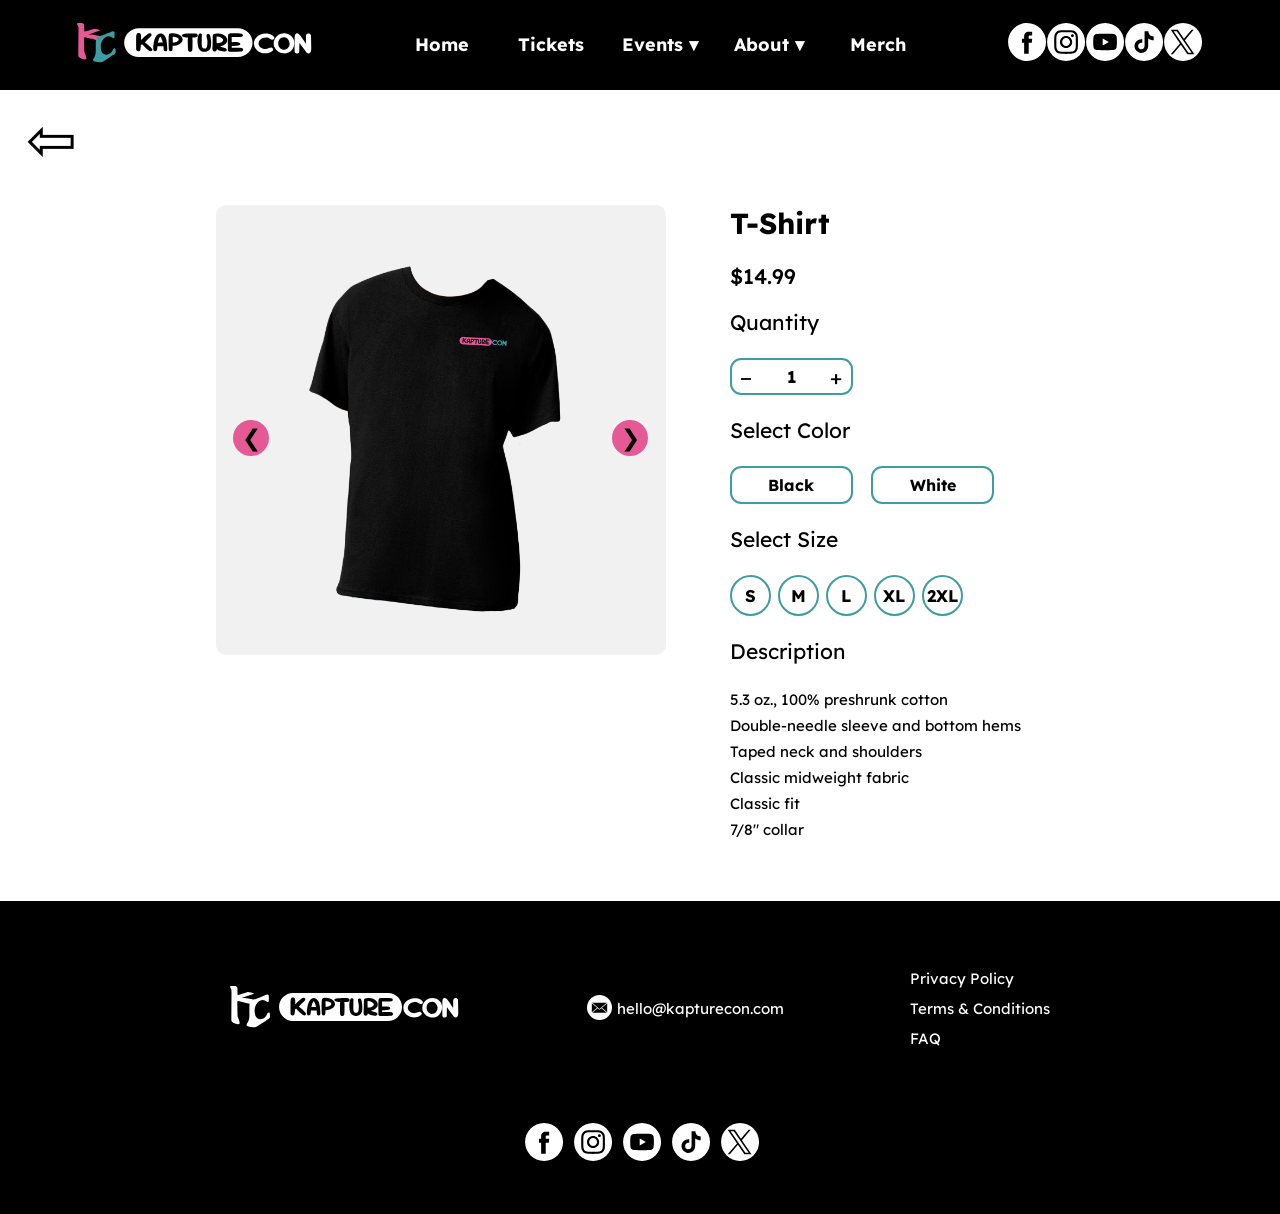
<file: merch/t-shirt/index.html>
<!DOCTYPE html>
<html>
<head>
        <!-- Google tag (gtag.js) -->
        <script async src="https://www.googletagmanager.com/gtag/js?id=G-CYV78P86S7"></script>
        <script>
        window.dataLayer = window.dataLayer || [];
        function gtag(){dataLayer.push(arguments);}
        gtag('js', new Date());

        gtag('config', 'G-CYV78P86S7');
        </script>
        <title>KaptureCon</title>

        <meta name="viewport" content="width=device-width, initial-scale=1.0">
	<link rel="stylesheet" href="../../static/pages/css/top-bar.css">
	<link rel="stylesheet" href="../../static/pages/css/footer.css">

	<script src="../../static/pages/js/sidebar-open-close.js"></script>
	<script src="../../static/pages/js/nav-buttons.js"></script>

	<link rel="icon" type="image/x-icon" href="../../static/pages/images/favicon.ico">

        <link rel="preconnect" href="https://fonts.googleapis.com">
        <link rel="preconnect" href="https://fonts.gstatic.com" crossorigin>
        <link href="https://fonts.googleapis.com/css2?family=Lexend:wght@100..900&display=swap" rel="stylesheet">
	<link href="https://fonts.googleapis.com/css2?family=Lexend:wght@100..900&family=Poppins:ital,wght@0,100;0,200;0,300;0,400;0,500;0,600;0,700;0,800;0,900;1,100;1,200;1,300;1,400;1,500;1,600;1,700;1,800;1,900&display=swap" rel="stylesheet">

        
	
	<meta name="viewport" content="width=device-width, initial-scale=1.0">

	<link rel="stylesheet" href="../../static/merch/css/base.css">

	<!-- <script type="text/javascript" src="/static/merch/js/cart.js"></script> -->

        <script id="variation-data" type="application/json">[{"id": 1, "merch_product__color": 3, "size": 8}, {"id": 2, "merch_product__color": 3, "size": 9}, {"id": 3, "merch_product__color": 3, "size": 10}, {"id": 4, "merch_product__color": 3, "size": 11}, {"id": 6, "merch_product__color": 3, "size": 12}, {"id": 7, "merch_product__color": 4, "size": 8}, {"id": 8, "merch_product__color": 4, "size": 9}, {"id": 9, "merch_product__color": 4, "size": 10}, {"id": 10, "merch_product__color": 4, "size": 11}, {"id": 11, "merch_product__color": 4, "size": 12}]</script>

        <script type="text/javascript">


                function getToken(name) {
                        var cookieValue = null;
                        if (document.cookie && document.cookie !== '') {
                                var cookies = document.cookie.split(';');
                                for (var i = 0; i < cookies.length; i++) {
                                        var cookie = cookies[i].trim();
                                        // Does this cookie string begin with the name we want?
                                        if (cookie.substring(0, name.length + 1) === (name + '=')) {
                                                cookieValue = decodeURIComponent(cookie.substring(name.length + 1));
                                                break;
                                        }
                                }
                        }
                        return cookieValue;
                }
                var csrftoken = getToken('csrftoken')




                function getCookie(name) {
                        // Split cookie string and get all individual name=value pairs in an array
                        var cookieArr = document.cookie.split(";");

                        // Loop through the array elements
                        for(var i = 0; i < cookieArr.length; i++) {
                                var cookiePair = cookieArr[i].split("=");

                                /* Removing whitespace at the beginning of the cookie name
                                and compare it with the given string */
                                if(name == cookiePair[0].trim()) {
                                        // Decode the cookie value and return
                                        return decodeURIComponent(cookiePair[1]);
                                }
                        }

                        // Return null if not found
                        return null;
                }
                /*
                var cart = JSON.parse(getCookie('cart'))

                if (cart == undefined){
                        cart = {}
<!--                        console.log('Cart Created!', cart) -->
                        document.cookie ='cart=' + JSON.stringify(cart) + ";domain=;path=/"
                }
<!--                console.log('Cart:', cart) -->
                */
        </script>

	

	<link rel="stylesheet" href="../../static/merch/css/merch-details.css">





</head>

<body>

<!-- TOP BAR STARTS-->
	<div class="top-container">
                <header class="nav-bar">
                        <div class="nav-buttons">
				<div class="main-logo"><a href="../../index.html"><img class="main-logo-img" src="../../static/pages/images/KaptureCon-logo.svg" alt="Logo"></a></div>
				<div class="menu-bar" onclick="openSidebar()"><img src="../../static/pages/images/menu-bar.png" alt="Menu Bar Icon" width="50"></div>
                                <div class="buttons">
					<div class="nav-btn"><a href="../../index.html">Home</a></div>
					<div class="nav-btn"><a href="../../tickets.html">Tickets</a></div>
					<div class="nav-btn event-btn"><a href="../../events.html">Events &#x25BE;</a>
                                                <div class="dropdown-content">
                                                        <a href="../../events/schedule.html">Event Calendar</a>
                                                        <a href="../../events/event-description.html">Event Details</a>
                                                </div>
					</div>
					<div class="nav-btn extra-links-btn"><a href="../../about.html">About &#x25BE;</a>
						<div class="dropdown-content">
							<a href="../../about.html">About Us</a>
							<a href="../../about/private-policy.html">Privacy Policy</a>
							<a href="../../about/terms-conditions.html">Terms & Conditions</a>
<!--							<a href="#">Cookies Notice</a>
							<a href="#">Contact Info</a>
-->							<a href="../../about/FAQ.html">FAQ</a>
						</div>
					</div>
					<div class="nav-btn"><a href="../../merch.html">Merch</a></div>
                                </div>
				<div class="social-icons">
					<a href="https://www.facebook.com/people/KaptureCon/61565751746950/?profile_tab_item_selected=about"><img src="../../static/pages/images/facebook-icon.svg" alt="Facebook icon"></a>
                                        <a href="https://www.instagram.com/kapturecon/"><img src="../../static/pages/images/insta-icon.svg" alt="Instagram icon"></a>
                                        <a href="https://www.youtube.com/channel/UC3f2uINnipZ0f2Ry10FdnpQ"><img src="../../static/pages/images/youtube-icon.svg" alt="Youtube icon"></a>
                                        <a href="https://www.tiktok.com/@kapturecon"><img src="../../static/pages/images/tiktok-icon.svg" alt="Tiktok icon"></a>
                                        <a href="https://x.com/KaptureCon"><img src="../../static/pages/images/x-icon.svg" alt="x icon"></a>
                                </div>
                        </div>
                </header>

                <div class="sidebar" id="sidebar">
                        <div class="top-panel">
				<div class="close-button" id="close-button" onclick="closeSidebar()">&times;</div>
                        </div>
                        <div class="sidebar-links">
				<div class="side-btn"><a href="../../index.html">Home</a></div>
                                <div class="side-btn"><a href="../../tickets.html">Tickets</a></div>
                                <div class="side-btn event-side-links"><a href="../../events.html">Events</a>
                                	<div class="side-dropdown-content">
	                                       	<a href="../../events/schedule.html">Event Calendar</a>
                                		<a href="../../events/event-description.html">Event Details</a>
                                	</div>
				</div>
                                <div class="side-btn side-extra-links"><a href="../../about.html">About</a>
					<div class="side-dropdown-content">
                                                        <a href="../../about/private-policy.html">Privacy Policy</a>
                                                        <a href="../../about/terms-conditions.html">Terms & Conditions</a>
<!--                                                        <a href="#">Cookies Notice</a>
                                                        <a href="#">Contact Info</a>
-->                                                        <a href="../../about/FAQ.html">FAQ</a>
					</div>
				</div>
				<div class="side-btn"><a href="../../merch.html">Merch</a></div>
                                <div class="sidebar-social-icons">
					<a href="https://www.facebook.com/people/KaptureCon/61565751746950/?profile_tab_item_selected=about"><img src="../../static/pages/images/facebook-icon.svg" alt="Facebook icon"></a>
                                        <a href="https://www.instagram.com/kapturecon/"><img src="../../static/pages/images/insta-icon.svg" alt="Instagram icon"></a>
                                        <a href="https://www.youtube.com/channel/UC3f2uINnipZ0f2Ry10FdnpQ"><img src="../../static/pages/images/youtube-icon.svg" alt="Youtube icon"></a>
                                        <a href="https://www.tiktok.com/@kapturecon"><img src="../../static/pages/images/tiktok-icon.svg" alt="Tiktok icon"></a>
                                        <a href="https://x.com/KaptureCon"><img src="../../static/pages/images/x-icon.svg" alt="x icon"></a>
                                </div>
                        </div>
                </div>
                <div class="dark-background" id="dark-background"></div>
	</div>
<!-- TOP BAR ENDS -->
<!-- MIDDLE SECTION STARTS -->
	<div class="block-body">
		
	<div class="top-section">	
		<a href="javascript:history.back()"><span class="back-arrow">&#8678;</span></a>

                <!--
		<div class="cart-stuff">
			<a href=""><img class="cart-icon" src="/static/merch/images/shopping-cart.svg" alt="shopping cart icon"></a>
			<div id="cart-total"></div>
		</div>
                -->
	</div>
	


<div class="item-container">

<div class="item-image">
  		
    			<div class="gallery-item grey-square">
      				<img class="image" src="../../media/merch_images/all_images/TshirtBlk_F.png" alt="Product Image 1">
    			</div>
  		
    			<div class="gallery-item grey-square">
      				<img class="image" src="../../media/merch_images/all_images/TshirtBlk_B.png" alt="Product Image 2">
    			</div>
  		
    			<div class="gallery-item grey-square">
      				<img class="image" src="../../media/merch_images/all_images/TshirtWte_F.png" alt="Product Image 3">
    			</div>
  		
    			<div class="gallery-item grey-square">
      				<img class="image" src="../../media/merch_images/all_images/TshirtWte_B.png" alt="Product Image 4">
    			</div>
  		
		<div class="gallery-btns">
                	<button class="w3-button w3-black w3-display-left" onclick="plusDivs(-1)">&#10094;</button>
                	<button class="w3-button w3-black w3-display-right" onclick="plusDivs(1)">&#10095;</button>
                </div>
</div>


<div class="item-info">

	<p class="info-sect title">T-Shirt</p>
	<p class="info-sect subtitle">$14.99</p>
	
	<p class="subtitle">Quantity</p>
	<div class="quantity-rect">
		<button class="quantity-btn" id="decrease-btn">−</button>
		<input type="number" id="quantity-input" value="1" min="1">
		<button class="quantity-btn" id="increase-btn">+</button>
	</div>
	<p class="subtitle">Select Color</p>
	<div id="color-options">
		
			<button class="color-btn" data-color-id="3">Black</button>
		
			<button class="color-btn" data-color-id="4">White</button>
		
	</div>
	
	<p class="subtitle">Select Size</p>
	<div id="size-options">
		
			<button class="size-btn" data-size-id="8">S</button>
		
			<button class="size-btn" data-size-id="9">M</button>
		
			<button class="size-btn" data-size-id="10">L</button>
		
			<button class="size-btn" data-size-id="11">XL</button>
		
			<button class="size-btn" data-size-id="12">2XL</button>
		
	</div>
		

	
	<p class="subtitle">Description</p>
	<div class="item-desc">
		5.3 oz., 100% preshrunk cotton<br>Double-needle sleeve and bottom hems<br>Taped neck and shoulders<br>Classic midweight fabric<br>Classic fit<br>7/8&quot; collar
		
	</div>


	<!-- <button id="add-cart-btn">Add to Cart</button> -->

</div>

</div>

<script>
	var slideIndex = 1;
	showDivs(slideIndex);

	function plusDivs(n) {
  		showDivs(slideIndex += n);
	}

	function showDivs(n) {
 		var i;
  		var x = document.getElementsByClassName("gallery-item");
  		if (n > x.length) {slideIndex = 1}
  		if (n < 1) {slideIndex = x.length}
  		for (i = 0; i < x.length; i++) {
    			x[i].style.display = "none";  
  		}
  		x[slideIndex-1].style.display = "flex";  
	}

		// Quantity increase decrease
		const decreaseBtn = document.getElementById('decrease-btn');
		const increaseBtn = document.getElementById('increase-btn');
		const quantityDisplay = document.getElementById('quantity-input');
	
		let quantity = parseInt(quantityDisplay.textContent);
	
		increaseBtn.addEventListener('click', () => {
			quantity++;
			quantityDisplay.textContent = quantity;
		});
	
		decreaseBtn.addEventListener('click', () => {
			if (quantity > 1) {  // Prevent quantity from going below 1
				quantity--;
				quantityDisplay.textContent = quantity;
			}
		});

		document.addEventListener('DOMContentLoaded', () => {
			// Color buttons
			const color_buttons = document.querySelectorAll('.color-btn');

			color_buttons.forEach(button => {
				button.addEventListener('click', () => {
					color_buttons.forEach(btn => btn.classList.remove('active'));
					button.classList.toggle('active');
				});
			});

			// Size buttons
			const size_buttons = document.querySelectorAll('.size-btn');

			size_buttons.forEach(button => {
				button.addEventListener('click', () => {
					size_buttons.forEach(btn => btn.classList.remove('active'));
					button.classList.toggle('active');
				});
			});
		});
</script>




	</div>

<!-- MIDDLE SECTION ENDS -->
<!-- FOOTER STARTS -->

	<div class="footer">
			<div class="footer-container">
                        <div class="main-footer-content">
                                <a href="index.html#">
				<div class="kc-footer-logo">
					<div class="kc-footer-icon"><img class="kc-footer-icon-img" src="../../static/pages/images/footer-KC-icon.svg" alt="KaptureCon BW Logo Icon"></div>
					<div class="kc-footer-text"><img class="kc-footer-text-img" src="../../static/pages/images/footer-KC-text.svg" alt="KaptureCon Bw Logo Text"></div>
                                </div>
				</a>
                                <div class="email-info">
					<div class="email-icon"><img class="email-icon-img" src="../../static/pages/images/email-icon.svg" alt="Email Icon"></div>
                                        <div class="email-text">hello@kapturecon.com</div>
                                </div>
				<div class="extra-footer-text">
 					<a href="../../about/private-policy.html">Privacy Policy</a><br>
                                        <a href="../../about/terms-conditions.html">Terms & Conditions</a><br>
<!--                                    <a href="#">Cookies Notice</a><br>
					<a href="#">Contact Info</a><br>
-->					<a href="../../about/FAQ.html">FAQ</a>
                                </div>
                        </div>
                                <div class="footer-social-icons">
					<a href="https://www.facebook.com/people/KaptureCon/61565751746950/?profile_tab_item_selected=about"><img src="../../static/pages/images/facebook-icon.svg" alt="Facebook icon"></a>
					<a href="https://www.instagram.com/kapturecon/"><img src="../../static/pages/images/insta-icon.svg" alt="Instagram icon"></a>
					<a href="https://www.youtube.com/channel/UC3f2uINnipZ0f2Ry10FdnpQ"><img src="../../static/pages/images/youtube-icon.svg" alt="Youtube icon"></a>
					<a href="https://www.tiktok.com/@kapturecon"><img src="../../static/pages/images/tiktok-icon.svg" alt="Tiktok icon"></a>
					<a href="https://x.com/KaptureCon"><img src="../../static/pages/images/x-icon.svg" alt="x icon"></a>
                                </div>
			</div>
		</div>

<!-- FOOTER ENDS -->
</body>
</file>
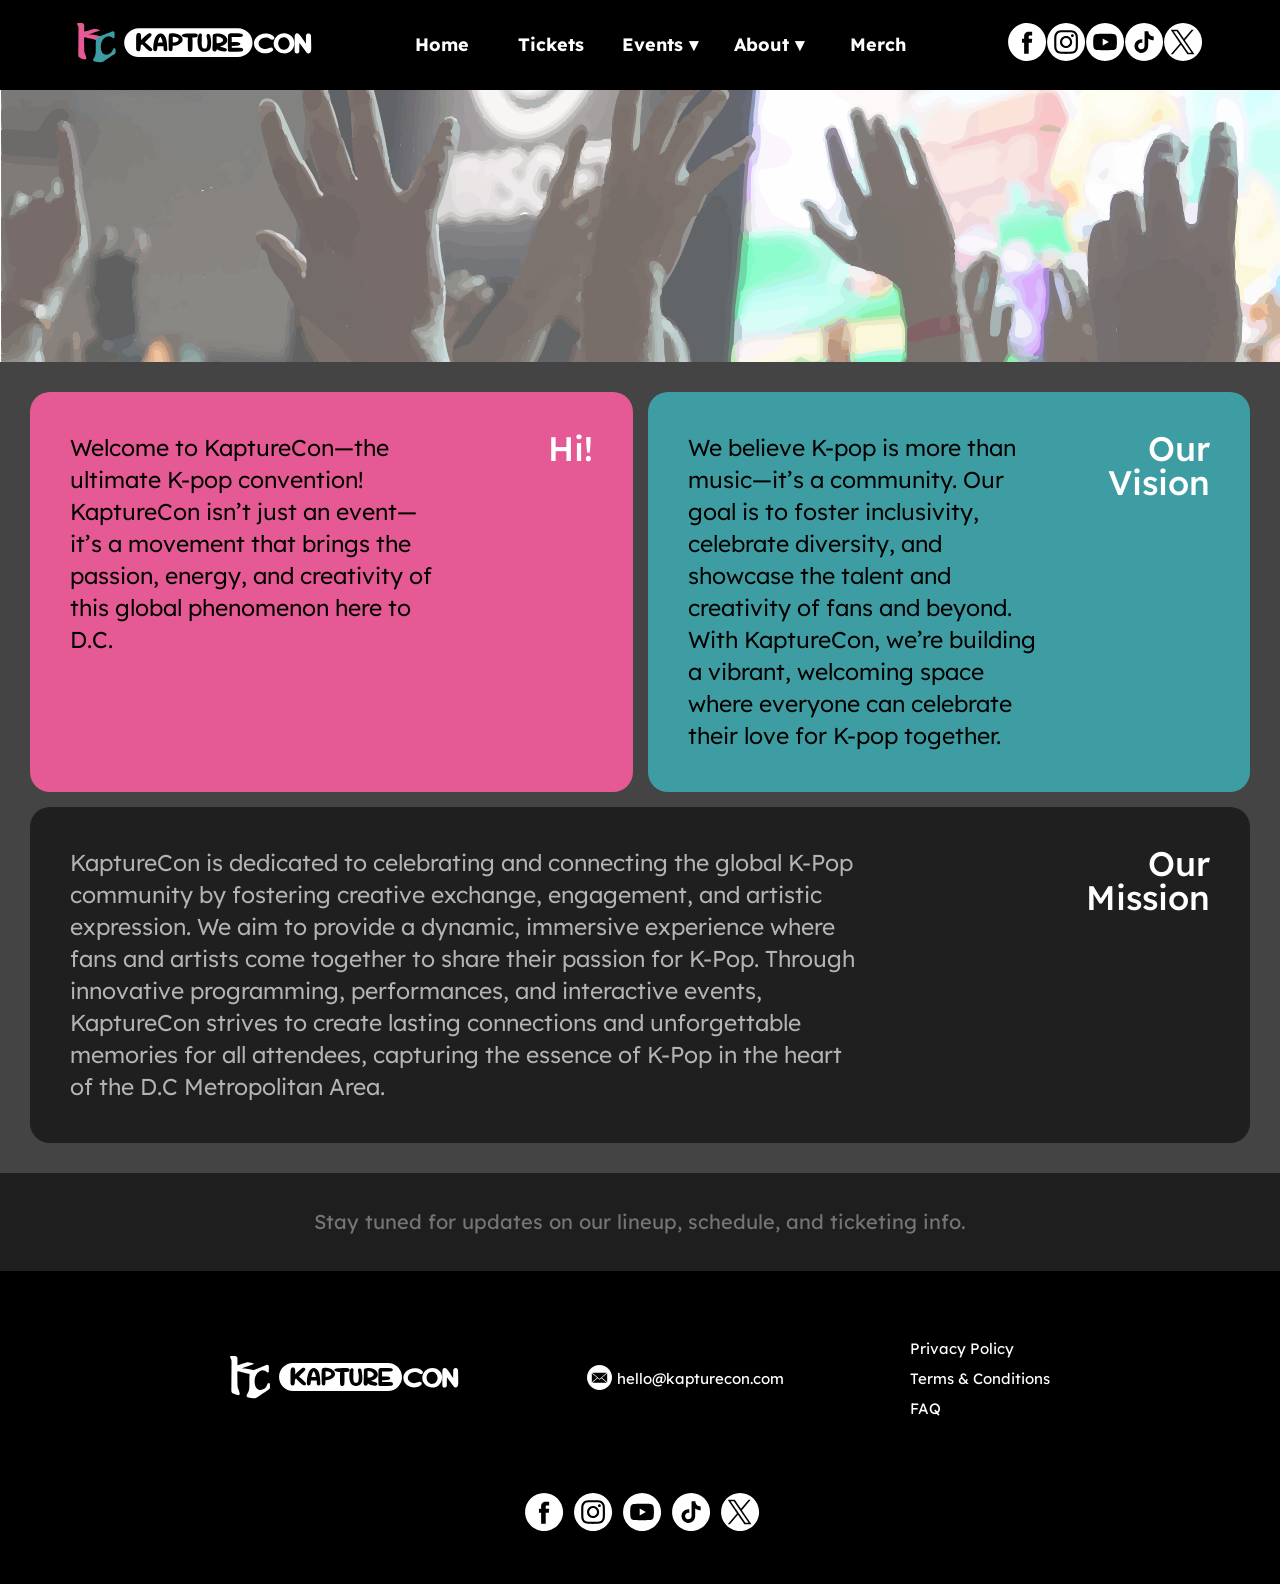
<file: about.html>
<!DOCTYPE html>
<html>
<head>
        <!-- Google tag (gtag.js) -->
        <script async src="https://www.googletagmanager.com/gtag/js?id=G-CYV78P86S7"></script>
        <script>
        window.dataLayer = window.dataLayer || [];
        function gtag(){dataLayer.push(arguments);}
        gtag('js', new Date());

        gtag('config', 'G-CYV78P86S7');
        </script>
        <title>KaptureCon</title>

        <meta name="viewport" content="width=device-width, initial-scale=1.0">
	<link rel="stylesheet" href="static/pages/css/top-bar.css">
	<link rel="stylesheet" href="static/pages/css/footer.css">

	<script src="static/pages/js/sidebar-open-close.js"></script>
	<script src="static/pages/js/nav-buttons.js"></script>

	<link rel="icon" type="image/x-icon" href="static/pages/images/favicon.ico">

        <link rel="preconnect" href="https://fonts.googleapis.com">
        <link rel="preconnect" href="https://fonts.gstatic.com" crossorigin>
        <link href="https://fonts.googleapis.com/css2?family=Lexend:wght@100..900&display=swap" rel="stylesheet">
	<link href="https://fonts.googleapis.com/css2?family=Lexend:wght@100..900&family=Poppins:ital,wght@0,100;0,200;0,300;0,400;0,500;0,600;0,700;0,800;0,900;1,100;1,200;1,300;1,400;1,500;1,600;1,700;1,800;1,900&display=swap" rel="stylesheet">

        
	<link rel="stylesheet" href="static/about/css/about-style.css">

</head>

<body>

<!-- TOP BAR STARTS-->
	<div class="top-container">
                <header class="nav-bar">
                        <div class="nav-buttons">
				<div class="main-logo"><a href="index.html"><img class="main-logo-img" src="static/pages/images/KaptureCon-logo.svg" alt="Logo"></a></div>
				<div class="menu-bar" onclick="openSidebar()"><img src="static/pages/images/menu-bar.png" alt="Menu Bar Icon" width="50"></div>
                                <div class="buttons">
					<div class="nav-btn"><a href="index.html">Home</a></div>
					<div class="nav-btn"><a href="tickets.html">Tickets</a></div>
					<div class="nav-btn event-btn"><a href="events.html">Events &#x25BE;</a>
                                                <div class="dropdown-content">
                                                        <a href="events/schedule.html">Event Calendar</a>
                                                        <a href="events/event-description.html">Event Details</a>
                                                </div>
					</div>
					<div class="nav-btn extra-links-btn"><a href="about.html">About &#x25BE;</a>
						<div class="dropdown-content">
							<a href="about.html">About Us</a>
							<a href="about/private-policy.html">Privacy Policy</a>
							<a href="about/terms-conditions.html">Terms & Conditions</a>
<!--							<a href="#">Cookies Notice</a>
							<a href="#">Contact Info</a>
-->							<a href="about/FAQ.html">FAQ</a>
						</div>
					</div>
					<div class="nav-btn"><a href="merch.html">Merch</a></div>
                                </div>
				<div class="social-icons">
					<a href="https://www.facebook.com/people/KaptureCon/61565751746950/?profile_tab_item_selected=about"><img src="static/pages/images/facebook-icon.svg" alt="Facebook icon"></a>
                                        <a href="https://www.instagram.com/kapturecon/"><img src="static/pages/images/insta-icon.svg" alt="Instagram icon"></a>
                                        <a href="https://www.youtube.com/channel/UC3f2uINnipZ0f2Ry10FdnpQ"><img src="static/pages/images/youtube-icon.svg" alt="Youtube icon"></a>
                                        <a href="https://www.tiktok.com/@kapturecon"><img src="static/pages/images/tiktok-icon.svg" alt="Tiktok icon"></a>
                                        <a href="https://x.com/KaptureCon"><img src="static/pages/images/x-icon.svg" alt="x icon"></a>
                                </div>
                        </div>
                </header>

                <div class="sidebar" id="sidebar">
                        <div class="top-panel">
				<div class="close-button" id="close-button" onclick="closeSidebar()">&times;</div>
                        </div>
                        <div class="sidebar-links">
				<div class="side-btn"><a href="index.html">Home</a></div>
                                <div class="side-btn"><a href="tickets.html">Tickets</a></div>
                                <div class="side-btn event-side-links"><a href="events.html">Events</a>
                                	<div class="side-dropdown-content">
	                                       	<a href="events/schedule.html">Event Calendar</a>
                                		<a href="events/event-description.html">Event Details</a>
                                	</div>
				</div>
                                <div class="side-btn side-extra-links"><a href="about.html">About</a>
					<div class="side-dropdown-content">
                                                        <a href="about/private-policy.html">Privacy Policy</a>
                                                        <a href="about/terms-conditions.html">Terms & Conditions</a>
<!--                                                        <a href="#">Cookies Notice</a>
                                                        <a href="#">Contact Info</a>
-->                                                        <a href="about/FAQ.html">FAQ</a>
					</div>
				</div>
				<div class="side-btn"><a href="merch.html">Merch</a></div>
                                <div class="sidebar-social-icons">
					<a href="https://www.facebook.com/people/KaptureCon/61565751746950/?profile_tab_item_selected=about"><img src="static/pages/images/facebook-icon.svg" alt="Facebook icon"></a>
                                        <a href="https://www.instagram.com/kapturecon/"><img src="static/pages/images/insta-icon.svg" alt="Instagram icon"></a>
                                        <a href="https://www.youtube.com/channel/UC3f2uINnipZ0f2Ry10FdnpQ"><img src="static/pages/images/youtube-icon.svg" alt="Youtube icon"></a>
                                        <a href="https://www.tiktok.com/@kapturecon"><img src="static/pages/images/tiktok-icon.svg" alt="Tiktok icon"></a>
                                        <a href="https://x.com/KaptureCon"><img src="static/pages/images/x-icon.svg" alt="x icon"></a>
                                </div>
                        </div>
                </div>
                <div class="dark-background" id="dark-background"></div>
	</div>
<!-- TOP BAR ENDS -->
<!-- MIDDLE SECTION STARTS -->
	<div class="block-body">
		
	<div class="header-image"></div>
	<div class="rectangle-container">
                <div class="rectangle first">
			<div class="rectangle-desc first">
                                Hi!
                        </div>
                        <div class="rectangle-blurb first">
				Welcome to KaptureCon—the ultimate K-pop convention! KaptureCon isn’t just an event—it’s a movement that brings the passion, energy, and creativity of this global phenomenon here to D.C.
                        </div>
                </div>
                <div class="rectangle second">
			<div class="rectangle-desc second">
                                Our<br>Vision
                        </div>
                        <div class="rectangle-blurb second">
                                We believe K-pop is more than music—it’s a community. 
                                Our goal is to foster inclusivity, celebrate diversity, and showcase the 
                                talent and creativity of fans and beyond. With KaptureCon, we’re building a vibrant,
                                 welcoming space where everyone can celebrate their love for K-pop together.
                        </div>
                </div>  
                <div class="rectangle third">
			<div class="rectangle-desc third">
                                Our<br>Mission
                        </div>
                        <div class="rectangle-blurb third">
				KaptureCon is dedicated to celebrating and connecting the global K-Pop community by fostering creative exchange, engagement, and artistic expression. We aim to provide a dynamic, immersive experience where fans and artists come together to share their passion for K-Pop. Through innovative programming, performances, and interactive events, KaptureCon strives to create lasting connections and unforgettable memories for all attendees, capturing the essence of K-Pop in the heart of the D.C Metropolitan Area.
                        </div>
                </div>  
	</div>
	<div class="update-rectangle">
        	<div class="stay-updated">
                	Stay tuned for updates on our lineup, schedule, and ticketing info.
                </div>
        </div>

	</div>

<!-- MIDDLE SECTION ENDS -->
<!-- FOOTER STARTS -->

	<div class="footer">
			<div class="footer-container">
                        <div class="main-footer-content">
                                <a href="about.html#">
				<div class="kc-footer-logo">
					<div class="kc-footer-icon"><img class="kc-footer-icon-img" src="static/pages/images/footer-KC-icon.svg" alt="KaptureCon BW Logo Icon"></div>
					<div class="kc-footer-text"><img class="kc-footer-text-img" src="static/pages/images/footer-KC-text.svg" alt="KaptureCon Bw Logo Text"></div>
                                </div>
				</a>
                                <div class="email-info">
					<div class="email-icon"><img class="email-icon-img" src="static/pages/images/email-icon.svg" alt="Email Icon"></div>
                                        <div class="email-text">hello@kapturecon.com</div>
                                </div>
				<div class="extra-footer-text">
 					<a href="about/private-policy.html">Privacy Policy</a><br>
                                        <a href="about/terms-conditions.html">Terms & Conditions</a><br>
<!--                                    <a href="#">Cookies Notice</a><br>
					<a href="#">Contact Info</a><br>
-->					<a href="about/FAQ.html">FAQ</a>
                                </div>
                        </div>
                                <div class="footer-social-icons">
					<a href="https://www.facebook.com/people/KaptureCon/61565751746950/?profile_tab_item_selected=about"><img src="static/pages/images/facebook-icon.svg" alt="Facebook icon"></a>
					<a href="https://www.instagram.com/kapturecon/"><img src="static/pages/images/insta-icon.svg" alt="Instagram icon"></a>
					<a href="https://www.youtube.com/channel/UC3f2uINnipZ0f2Ry10FdnpQ"><img src="static/pages/images/youtube-icon.svg" alt="Youtube icon"></a>
					<a href="https://www.tiktok.com/@kapturecon"><img src="static/pages/images/tiktok-icon.svg" alt="Tiktok icon"></a>
					<a href="https://x.com/KaptureCon"><img src="static/pages/images/x-icon.svg" alt="x icon"></a>
                                </div>
			</div>
		</div>

<!-- FOOTER ENDS -->
</body>
</file>
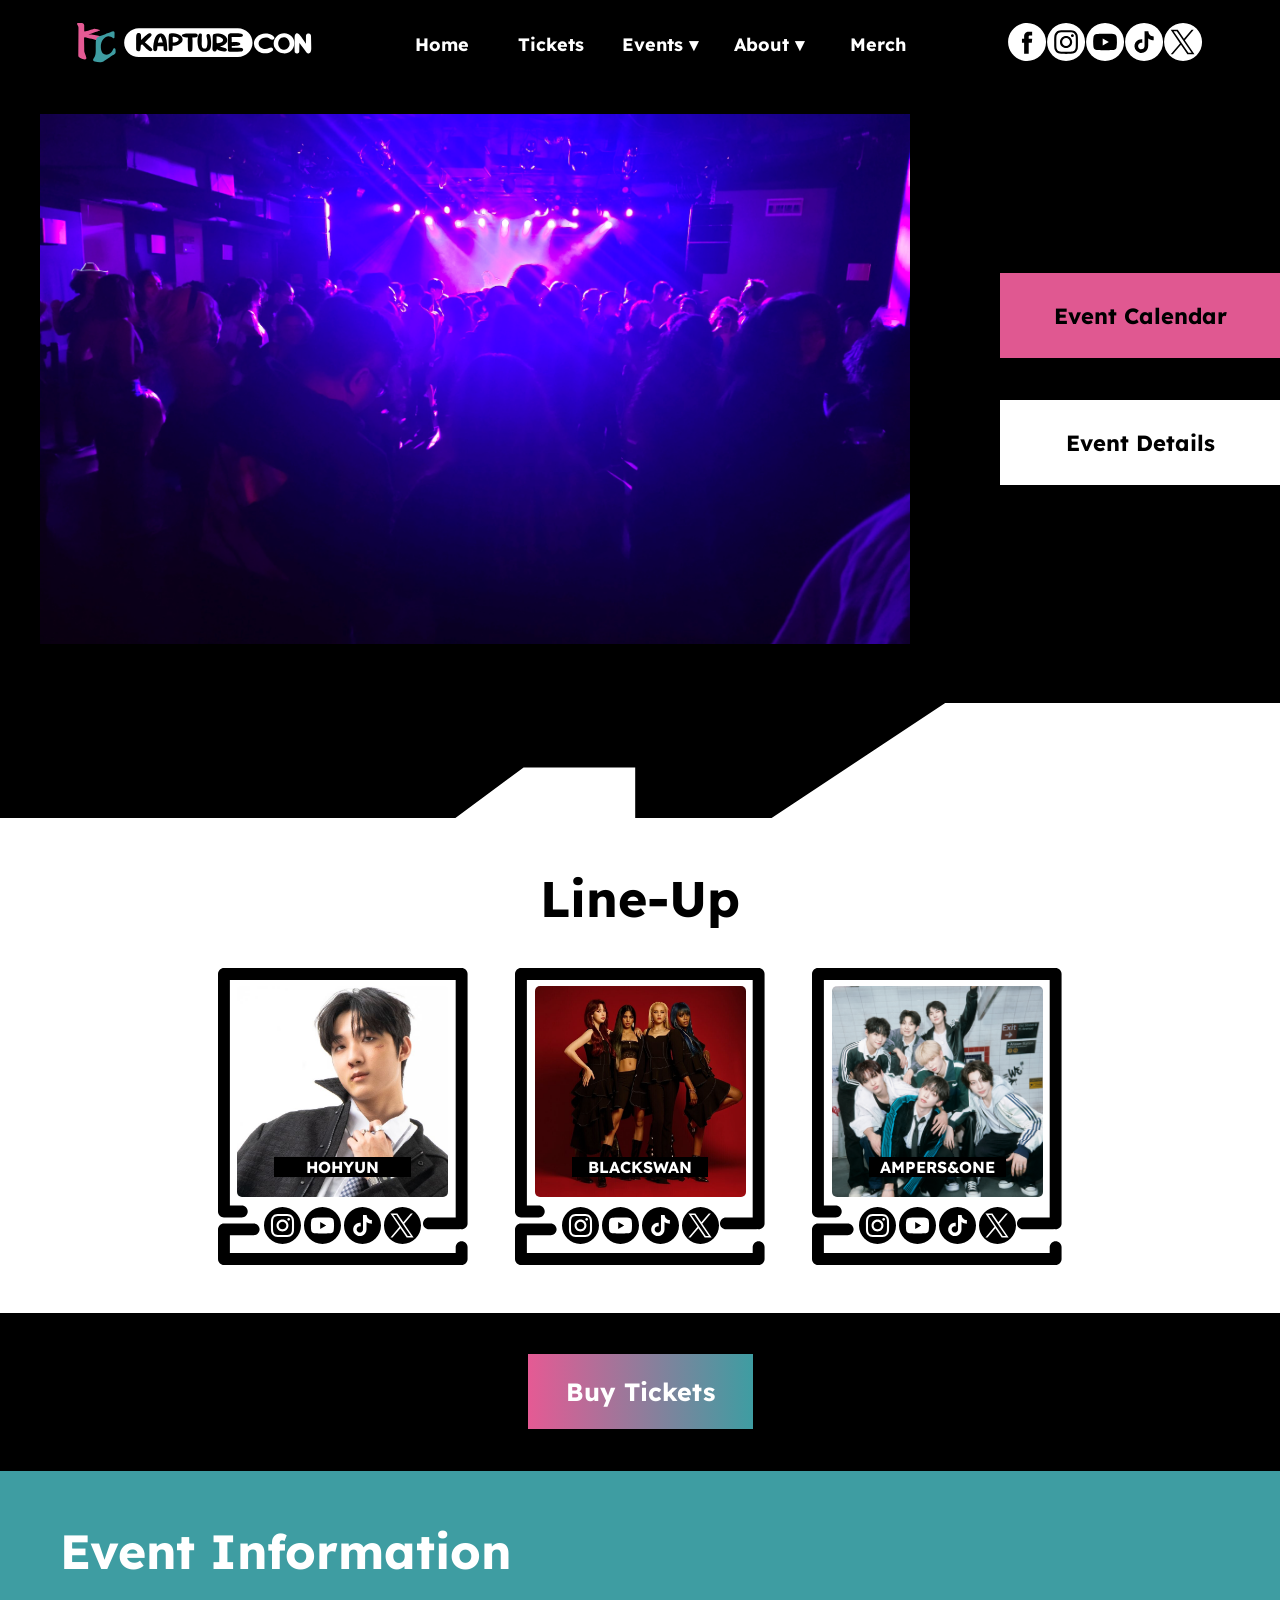
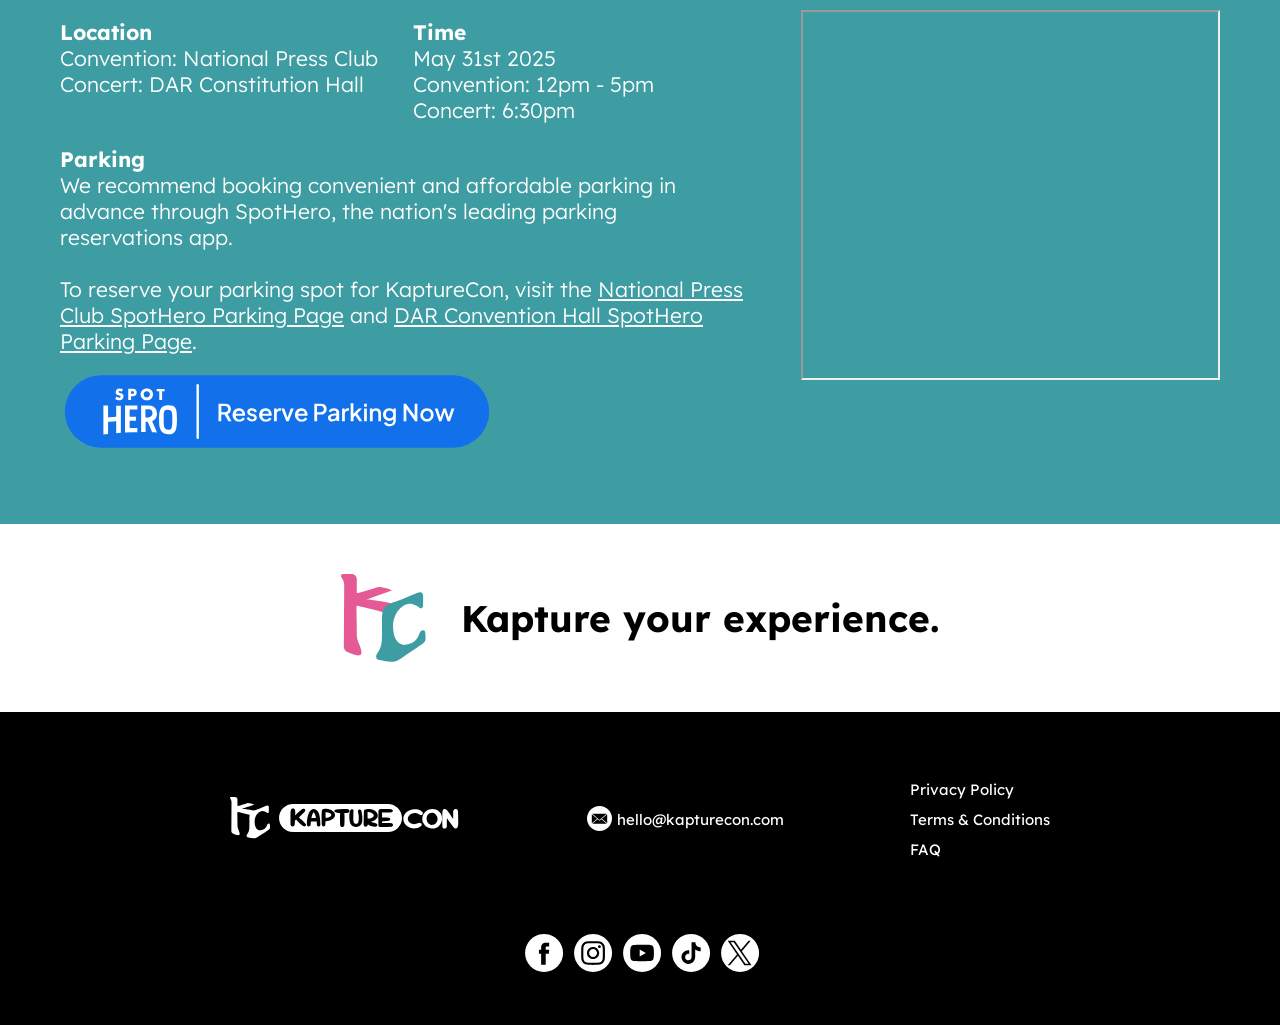
<file: events.html>
<!DOCTYPE html>
<html>
<head>
        <!-- Google tag (gtag.js) -->
        <script async src="https://www.googletagmanager.com/gtag/js?id=G-CYV78P86S7"></script>
        <script>
        window.dataLayer = window.dataLayer || [];
        function gtag(){dataLayer.push(arguments);}
        gtag('js', new Date());

        gtag('config', 'G-CYV78P86S7');
        </script>
        <title>KaptureCon</title>

        <meta name="viewport" content="width=device-width, initial-scale=1.0">
	<link rel="stylesheet" href="static/pages/css/top-bar.css">
	<link rel="stylesheet" href="static/pages/css/footer.css">

	<script src="static/pages/js/sidebar-open-close.js"></script>
	<script src="static/pages/js/nav-buttons.js"></script>

	<link rel="icon" type="image/x-icon" href="static/pages/images/favicon.ico">

        <link rel="preconnect" href="https://fonts.googleapis.com">
        <link rel="preconnect" href="https://fonts.gstatic.com" crossorigin>
        <link href="https://fonts.googleapis.com/css2?family=Lexend:wght@100..900&display=swap" rel="stylesheet">
	<link href="https://fonts.googleapis.com/css2?family=Lexend:wght@100..900&family=Poppins:ital,wght@0,100;0,200;0,300;0,400;0,500;0,600;0,700;0,800;0,900;1,100;1,200;1,300;1,400;1,500;1,600;1,700;1,800;1,900&display=swap" rel="stylesheet">

        
	<link rel="stylesheet" href="static/events/css/events-style.css">

</head>

<body>

<!-- TOP BAR STARTS-->
	<div class="top-container">
                <header class="nav-bar">
                        <div class="nav-buttons">
				<div class="main-logo"><a href="index.html"><img class="main-logo-img" src="static/pages/images/KaptureCon-logo.svg" alt="Logo"></a></div>
				<div class="menu-bar" onclick="openSidebar()"><img src="static/pages/images/menu-bar.png" alt="Menu Bar Icon" width="50"></div>
                                <div class="buttons">
					<div class="nav-btn"><a href="index.html">Home</a></div>
					<div class="nav-btn"><a href="tickets.html">Tickets</a></div>
					<div class="nav-btn event-btn"><a href="events.html">Events &#x25BE;</a>
                                                <div class="dropdown-content">
                                                        <a href="events/schedule.html">Event Calendar</a>
                                                        <a href="events/event-description.html">Event Details</a>
                                                </div>
					</div>
					<div class="nav-btn extra-links-btn"><a href="about.html">About &#x25BE;</a>
						<div class="dropdown-content">
							<a href="about.html">About Us</a>
							<a href="about/private-policy.html">Privacy Policy</a>
							<a href="about/terms-conditions.html">Terms & Conditions</a>
<!--							<a href="#">Cookies Notice</a>
							<a href="#">Contact Info</a>
-->							<a href="about/FAQ.html">FAQ</a>
						</div>
					</div>
					<div class="nav-btn"><a href="merch.html">Merch</a></div>
                                </div>
				<div class="social-icons">
					<a href="https://www.facebook.com/people/KaptureCon/61565751746950/?profile_tab_item_selected=about"><img src="static/pages/images/facebook-icon.svg" alt="Facebook icon"></a>
                                        <a href="https://www.instagram.com/kapturecon/"><img src="static/pages/images/insta-icon.svg" alt="Instagram icon"></a>
                                        <a href="https://www.youtube.com/channel/UC3f2uINnipZ0f2Ry10FdnpQ"><img src="static/pages/images/youtube-icon.svg" alt="Youtube icon"></a>
                                        <a href="https://www.tiktok.com/@kapturecon"><img src="static/pages/images/tiktok-icon.svg" alt="Tiktok icon"></a>
                                        <a href="https://x.com/KaptureCon"><img src="static/pages/images/x-icon.svg" alt="x icon"></a>
                                </div>
                        </div>
                </header>

                <div class="sidebar" id="sidebar">
                        <div class="top-panel">
				<div class="close-button" id="close-button" onclick="closeSidebar()">&times;</div>
                        </div>
                        <div class="sidebar-links">
				<div class="side-btn"><a href="index.html">Home</a></div>
                                <div class="side-btn"><a href="tickets.html">Tickets</a></div>
                                <div class="side-btn event-side-links"><a href="events.html">Events</a>
                                	<div class="side-dropdown-content">
	                                       	<a href="events/schedule.html">Event Calendar</a>
                                		<a href="events/event-description.html">Event Details</a>
                                	</div>
				</div>
                                <div class="side-btn side-extra-links"><a href="about.html">About</a>
					<div class="side-dropdown-content">
                                                        <a href="about/private-policy.html">Privacy Policy</a>
                                                        <a href="about/terms-conditions.html">Terms & Conditions</a>
<!--                                                        <a href="#">Cookies Notice</a>
                                                        <a href="#">Contact Info</a>
-->                                                        <a href="about/FAQ.html">FAQ</a>
					</div>
				</div>
				<div class="side-btn"><a href="merch.html">Merch</a></div>
                                <div class="sidebar-social-icons">
					<a href="https://www.facebook.com/people/KaptureCon/61565751746950/?profile_tab_item_selected=about"><img src="static/pages/images/facebook-icon.svg" alt="Facebook icon"></a>
                                        <a href="https://www.instagram.com/kapturecon/"><img src="static/pages/images/insta-icon.svg" alt="Instagram icon"></a>
                                        <a href="https://www.youtube.com/channel/UC3f2uINnipZ0f2Ry10FdnpQ"><img src="static/pages/images/youtube-icon.svg" alt="Youtube icon"></a>
                                        <a href="https://www.tiktok.com/@kapturecon"><img src="static/pages/images/tiktok-icon.svg" alt="Tiktok icon"></a>
                                        <a href="https://x.com/KaptureCon"><img src="static/pages/images/x-icon.svg" alt="x icon"></a>
                                </div>
                        </div>
                </div>
                <div class="dark-background" id="dark-background"></div>
	</div>
<!-- TOP BAR ENDS -->
<!-- MIDDLE SECTION STARTS -->
	<div class="block-body">
		

	<div class="event-container">
		<div class="event-elements">
			<div class="event-graphic">
			</div>
			<div class="event-buttons">
                		<a class="calendar-button" href="events/schedule.html"> 
					Event Calendar
				</a>
				<a class="details-button" href="events/event-description.html"> 
					Event Details
				</a>
            		</div>
		</div>
		<div class="bottom-shapes"></div>
	</div>
	<div class="lineup-container">
		<div class="lineup-title">Line-Up</div>
			<div class="artists-icons">
				<!-- HOHYUN -->
					<div class="artists-post">
							<img class="black-outline" src="static/events/images/artists/outline-full.svg" alt="Outline">
							<a target="_blank" href="https://www.instagram.com/p/DF8D6DrgNEx/">
									<img class="artist-post-img"  src="static/events/images/artists/announcement1.jpg" alt="Recent Post Frame" >
							</a>
							<div class="artist-label">
									HOHYUN
							</div>
							<div class="artist-social-icons">
									<a href="https://www.instagram.com/itshohyun/"><img src="static/events/images/artists/artist-instagram.svg" alt="Instagram icon"></a>
									<a href="https://www.youtube.com/@HOHYUN"><img src="static/events/images/artists/artist-youtube.svg" alt="Youtube icon"></a>
									<a href="https://www.tiktok.com/@itshohyun"><img src="static/events/images/artists/artist-tiktok.svg" alt="Tiktok icon"></a>
									<a href="https://x.com/itshohyun"><img src="static/events/images/artists/artist-x.svg" alt="x icon"></a>
							</div>
					</div>
					<!-- BLACKSWAN -->
					<div class="artists-post">
							<img class="black-outline" src="static/events/images/artists/outline-full.svg" alt="Outline">
							<a target="_blank" href="https://www.instagram.com/p/DF-h1mCgwOp/">
									<img class="artist-post-img" src="static/events/images/artists/announcement2.jpg" alt="Recent Post Frame" >
							</a>
							<div class="artist-label">
									BLACKSWAN
							</div>
							<div class="artist-social-icons">
									<a href="https://www.instagram.com/blackswan___official/"><img src="static/events/images/artists/artist-instagram.svg" alt="Instagram icon"></a>
									<a href="https://www.youtube.com/@BlackswanOfficial201016"><img src="static/events/images/artists/artist-youtube.svg" alt="Youtube icon"></a>
									<a href="https://www.tiktok.com/@blackswan__official"><img src="static/events/images/artists/artist-tiktok.svg" alt="Tiktok icon"></a>
									<a href="https://x.com/blackswan_drent"><img src="static/events/images/artists/artist-x.svg" alt="x icon "></a>
							</div>
				</div>
				<div class="artists-post">
							<img class="black-outline" src="static/events/images/artists/outline-full.svg" alt="Outline">
							<a target="_blank" href="https://www.instagram.com/p/DF-h1mCgwOp/">
									<img class="artist-post-img" src="static/events/images/artists/announcement3.jpg" alt="Recent Post Frame" >
							</a>
							<div class="artist-label">
									AMPERS&ONE
							</div>
							<div class="artist-social-icons">
									<a href="https://www.instagram.com/ampersandone_official/"><img src="static/events/images/artists/artist-instagram.svg" alt="Instagram icon"></a>
									<a href="https://www.youtube.com/@AMPERSANDONE"><img src="static/events/images/artists/artist-youtube.svg" alt="Youtube icon"></a>
									<a href="https://www.tiktok.com/@ampersandone"><img src="static/events/images/artists/artist-tiktok.svg" alt="Tiktok icon"></a>
									<a href="https://x.com/_ampersandone_"><img src="static/events/images/artists/artist-x.svg" alt="x icon"></a>
							</div>
				</div>
			</div>
	</div>	
	<div class="tickets-container">
		<a href="tickets.html">
			<div class="tickets-button">
				Buy Tickets
			</div>
		</a>
	</div>
	<div class="event-info-container">
		<div class="event-info-elements">
			<div class="event-info-title">
				Event Information
			</div>
			<div class="info-text-wrapper">
				<div class="info-text location">
					<span class="info-title">Location</span><br>
					Convention: National Press Club<br>
                        	        Concert: DAR Constitution Hall
				</div>
				<div class="info-text time">
					<span class="info-title">Time</span><br>
					May 31st 2025<br>
					Convention: 12pm - 5pm<br>
                        	        Concert: 6:30pm
				</div>
				<div class="info-text parking">
					<span class="info-title">Parking</span><br>
					<p>We recommend booking convenient and affordable parking in advance through SpotHero, the nation's leading parking reservations app.<br><br>
						To reserve your parking spot for KaptureCon, visit the <a href="https://spothero.app.link/ts1p2NqSe1?kind=destination&id=45809&$3p=a_hasoffers&$affiliate_json=http%3A%2F%2Ftracking.spothero.com%2Faff_c%3Foffer_id%3D1%26aff_id%3D1994%26file_id%3D28%26source%3Dnationalpressclub%26aff_sub2%3Dparkingpage%26aff_sub3%3Dlink%26format%3Djson" target="_blank" rel="noopener noreferrer"> National Press Club SpotHero Parking Page</a> and <a href="https://spothero.app.link/ts1p2NqSe1?kind=destination&id=614&$3p=a_hasoffers&$affiliate_json=http%3A%2F%2Ftracking.spothero.com%2Faff_c%3Foffer_id%3D1%26aff_id%3D1994%26file_id%3D28%26source%3Ddarconvention%26aff_sub2%3Dparkingpage%26aff_sub3%3Dlink%26format%3Djson" target="_blank" rel="noopener noreferrer"> DAR Convention Hall SpotHero Parking Page</a>.
		
					</p>
					
					<a class="spothero-link" href="https://spothero.app.link/ts1p2NqSe1?kind=destination&id=45809&$3p=a_hasoffers&$affiliate_json=http%3A%2F%2Ftracking.spothero.com%2Faff_c%3Foffer_id%3D1%26aff_id%3D1994%26file_id%3D28%26source%3Dnationalpressclub%26aff_sub2%3Dparkingpage%26aff_sub3%3Dbutton%26format%3Djson" target="_blank" rel="noopener noreferrer"><img src="static/events/images/sh-prtnr-tune-button-400.svg"></a>
				</div>
			</div>
		</div>
		<div class="map-container">
			<iframe	class="map"src="https://www.google.com/maps/d/u/3/embed?mid=1lfKqQ9Hler2i5rBgxhvZTRJV6RsNGUY&ehbc=2E312F"></iframe>
		</div>
	</div>
	<div class="container-kap-exp">
                <div class="exp-main-content">
                        <img src="static/pages/images/homepage/KC-icon.svg" alt="KaptureCon Icon">
                        <div class="exp-text">Kapture your experience.</div>
                </div>
        </div>


	</div>

<!-- MIDDLE SECTION ENDS -->
<!-- FOOTER STARTS -->

	<div class="footer">
			<div class="footer-container">
                        <div class="main-footer-content">
                                <a href="events.html#">
				<div class="kc-footer-logo">
					<div class="kc-footer-icon"><img class="kc-footer-icon-img" src="static/pages/images/footer-KC-icon.svg" alt="KaptureCon BW Logo Icon"></div>
					<div class="kc-footer-text"><img class="kc-footer-text-img" src="static/pages/images/footer-KC-text.svg" alt="KaptureCon Bw Logo Text"></div>
                                </div>
				</a>
                                <div class="email-info">
					<div class="email-icon"><img class="email-icon-img" src="static/pages/images/email-icon.svg" alt="Email Icon"></div>
                                        <div class="email-text">hello@kapturecon.com</div>
                                </div>
				<div class="extra-footer-text">
 					<a href="about/private-policy.html">Privacy Policy</a><br>
                                        <a href="about/terms-conditions.html">Terms & Conditions</a><br>
<!--                                    <a href="#">Cookies Notice</a><br>
					<a href="#">Contact Info</a><br>
-->					<a href="about/FAQ.html">FAQ</a>
                                </div>
                        </div>
                                <div class="footer-social-icons">
					<a href="https://www.facebook.com/people/KaptureCon/61565751746950/?profile_tab_item_selected=about"><img src="static/pages/images/facebook-icon.svg" alt="Facebook icon"></a>
					<a href="https://www.instagram.com/kapturecon/"><img src="static/pages/images/insta-icon.svg" alt="Instagram icon"></a>
					<a href="https://www.youtube.com/channel/UC3f2uINnipZ0f2Ry10FdnpQ"><img src="static/pages/images/youtube-icon.svg" alt="Youtube icon"></a>
					<a href="https://www.tiktok.com/@kapturecon"><img src="static/pages/images/tiktok-icon.svg" alt="Tiktok icon"></a>
					<a href="https://x.com/KaptureCon"><img src="static/pages/images/x-icon.svg" alt="x icon"></a>
                                </div>
			</div>
		</div>

<!-- FOOTER ENDS -->
</body>
</file>
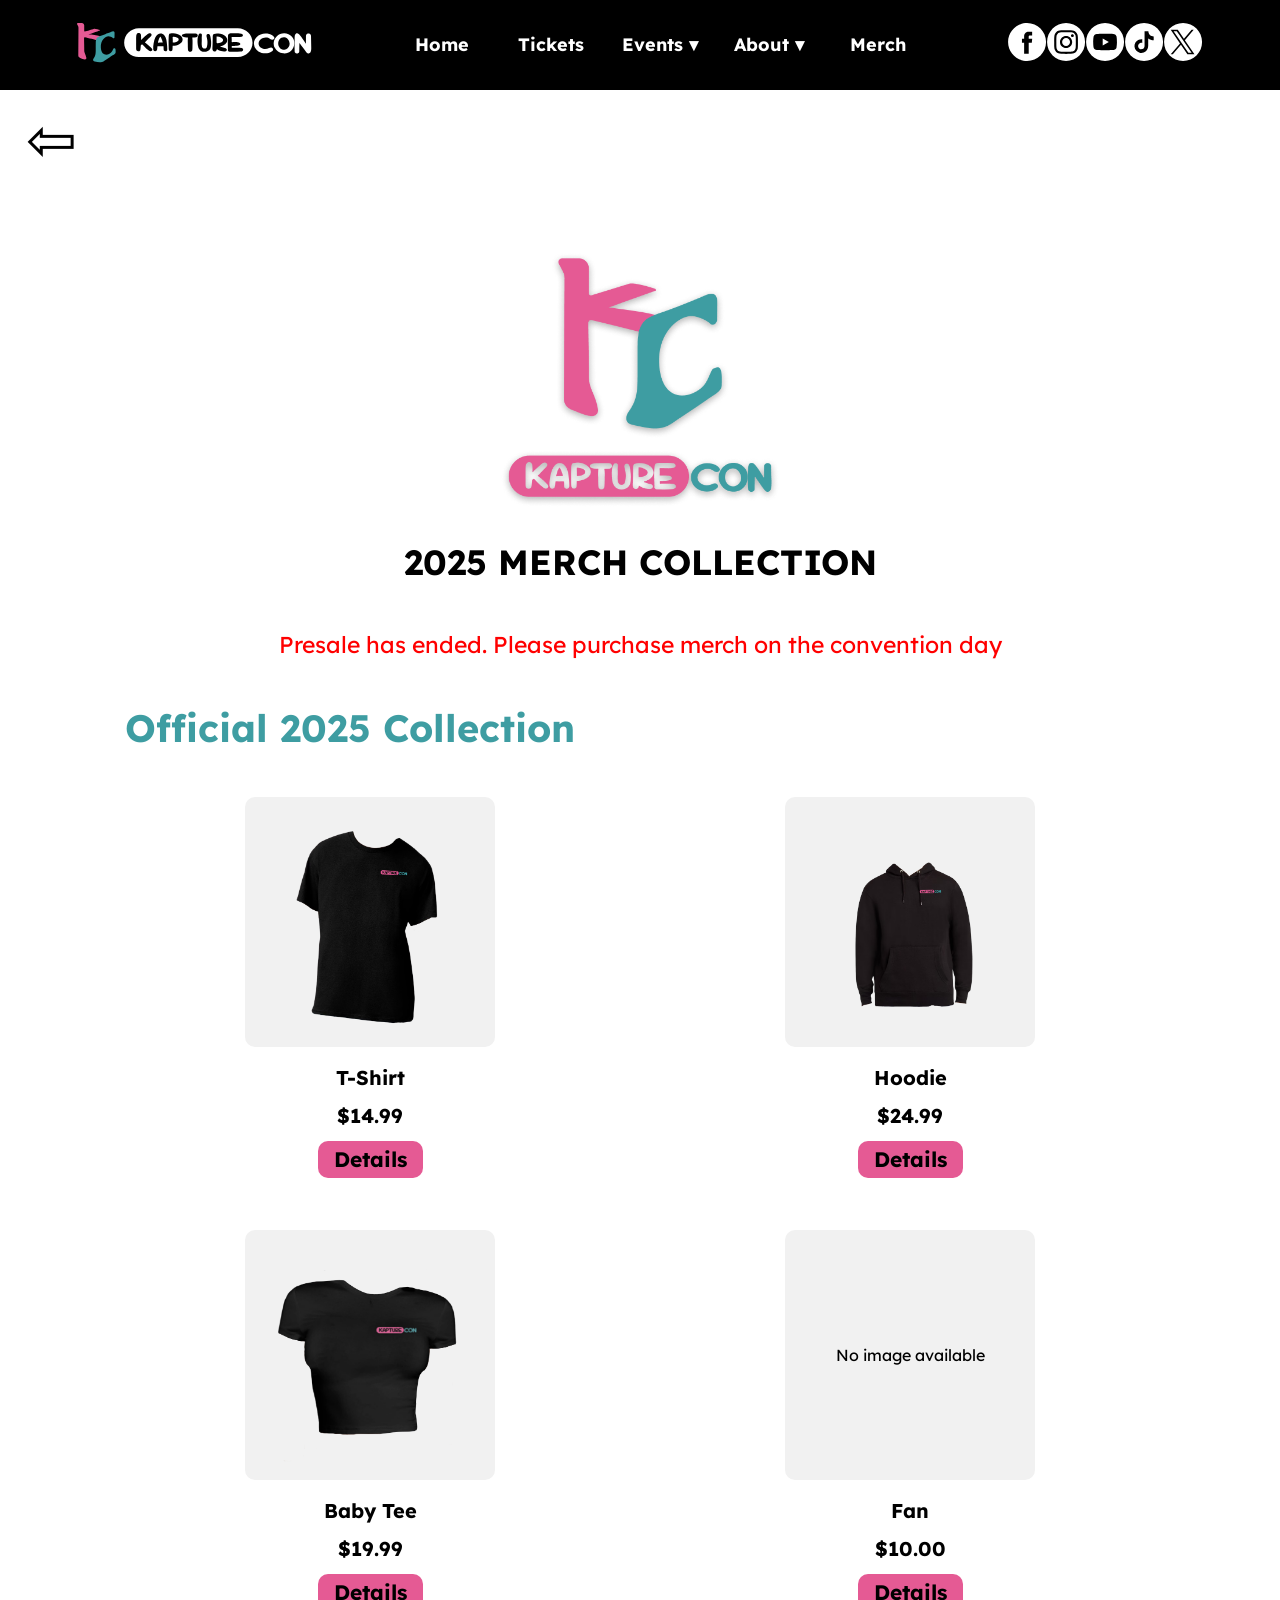
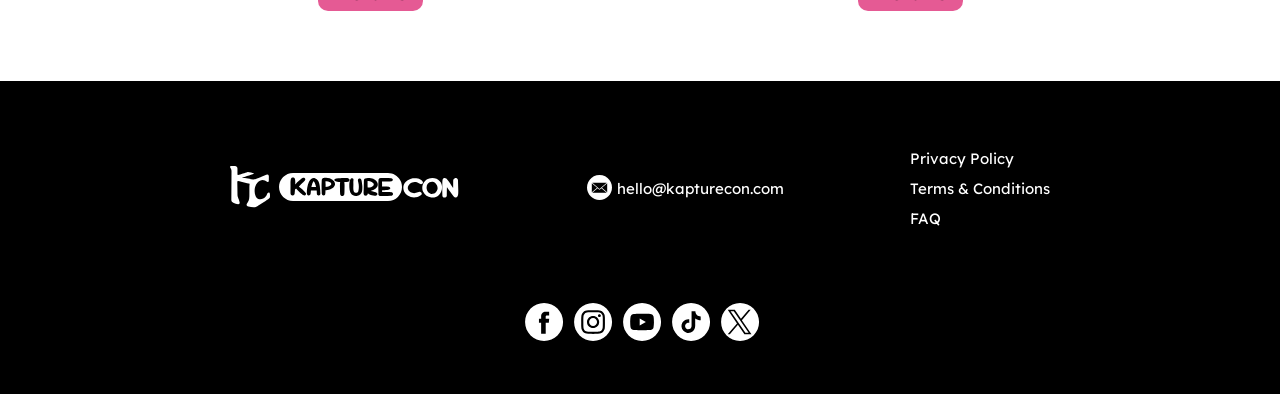
<file: merch.html>
<!DOCTYPE html>
<html>
<head>
        <!-- Google tag (gtag.js) -->
        <script async src="https://www.googletagmanager.com/gtag/js?id=G-CYV78P86S7"></script>
        <script>
        window.dataLayer = window.dataLayer || [];
        function gtag(){dataLayer.push(arguments);}
        gtag('js', new Date());

        gtag('config', 'G-CYV78P86S7');
        </script>
        <title>KaptureCon</title>

        <meta name="viewport" content="width=device-width, initial-scale=1.0">
	<link rel="stylesheet" href="static/pages/css/top-bar.css">
	<link rel="stylesheet" href="static/pages/css/footer.css">

	<script src="static/pages/js/sidebar-open-close.js"></script>
	<script src="static/pages/js/nav-buttons.js"></script>

	<link rel="icon" type="image/x-icon" href="static/pages/images/favicon.ico">

        <link rel="preconnect" href="https://fonts.googleapis.com">
        <link rel="preconnect" href="https://fonts.gstatic.com" crossorigin>
        <link href="https://fonts.googleapis.com/css2?family=Lexend:wght@100..900&display=swap" rel="stylesheet">
	<link href="https://fonts.googleapis.com/css2?family=Lexend:wght@100..900&family=Poppins:ital,wght@0,100;0,200;0,300;0,400;0,500;0,600;0,700;0,800;0,900;1,100;1,200;1,300;1,400;1,500;1,600;1,700;1,800;1,900&display=swap" rel="stylesheet">

        
	
	<meta name="viewport" content="width=device-width, initial-scale=1.0">

	<link rel="stylesheet" href="static/merch/css/base.css">

	<!-- <script type="text/javascript" src="/static/merch/js/cart.js"></script> -->

        <script id="variation-data" type="application/json">""</script>

        <script type="text/javascript">


                function getToken(name) {
                        var cookieValue = null;
                        if (document.cookie && document.cookie !== '') {
                                var cookies = document.cookie.split(';');
                                for (var i = 0; i < cookies.length; i++) {
                                        var cookie = cookies[i].trim();
                                        // Does this cookie string begin with the name we want?
                                        if (cookie.substring(0, name.length + 1) === (name + '=')) {
                                                cookieValue = decodeURIComponent(cookie.substring(name.length + 1));
                                                break;
                                        }
                                }
                        }
                        return cookieValue;
                }
                var csrftoken = getToken('csrftoken')




                function getCookie(name) {
                        // Split cookie string and get all individual name=value pairs in an array
                        var cookieArr = document.cookie.split(";");

                        // Loop through the array elements
                        for(var i = 0; i < cookieArr.length; i++) {
                                var cookiePair = cookieArr[i].split("=");

                                /* Removing whitespace at the beginning of the cookie name
                                and compare it with the given string */
                                if(name == cookiePair[0].trim()) {
                                        // Decode the cookie value and return
                                        return decodeURIComponent(cookiePair[1]);
                                }
                        }

                        // Return null if not found
                        return null;
                }
                /*
                var cart = JSON.parse(getCookie('cart'))

                if (cart == undefined){
                        cart = {}
<!--                        console.log('Cart Created!', cart) -->
                        document.cookie ='cart=' + JSON.stringify(cart) + ";domain=;path=/"
                }
<!--                console.log('Cart:', cart) -->
                */
        </script>

	

	<link rel="stylesheet" href="static/merch/css/merch-list.css">





</head>

<body>

<!-- TOP BAR STARTS-->
	<div class="top-container">
                <header class="nav-bar">
                        <div class="nav-buttons">
				<div class="main-logo"><a href="index.html"><img class="main-logo-img" src="static/pages/images/KaptureCon-logo.svg" alt="Logo"></a></div>
				<div class="menu-bar" onclick="openSidebar()"><img src="static/pages/images/menu-bar.png" alt="Menu Bar Icon" width="50"></div>
                                <div class="buttons">
					<div class="nav-btn"><a href="index.html">Home</a></div>
					<div class="nav-btn"><a href="tickets.html">Tickets</a></div>
					<div class="nav-btn event-btn"><a href="events.html">Events &#x25BE;</a>
                                                <div class="dropdown-content">
                                                        <a href="events/schedule.html">Event Calendar</a>
                                                        <a href="events/event-description.html">Event Details</a>
                                                </div>
					</div>
					<div class="nav-btn extra-links-btn"><a href="about.html">About &#x25BE;</a>
						<div class="dropdown-content">
							<a href="about.html">About Us</a>
							<a href="about/private-policy.html">Privacy Policy</a>
							<a href="about/terms-conditions.html">Terms & Conditions</a>
<!--							<a href="#">Cookies Notice</a>
							<a href="#">Contact Info</a>
-->							<a href="about/FAQ.html">FAQ</a>
						</div>
					</div>
					<div class="nav-btn"><a href="merch.html">Merch</a></div>
                                </div>
				<div class="social-icons">
					<a href="https://www.facebook.com/people/KaptureCon/61565751746950/?profile_tab_item_selected=about"><img src="static/pages/images/facebook-icon.svg" alt="Facebook icon"></a>
                                        <a href="https://www.instagram.com/kapturecon/"><img src="static/pages/images/insta-icon.svg" alt="Instagram icon"></a>
                                        <a href="https://www.youtube.com/channel/UC3f2uINnipZ0f2Ry10FdnpQ"><img src="static/pages/images/youtube-icon.svg" alt="Youtube icon"></a>
                                        <a href="https://www.tiktok.com/@kapturecon"><img src="static/pages/images/tiktok-icon.svg" alt="Tiktok icon"></a>
                                        <a href="https://x.com/KaptureCon"><img src="static/pages/images/x-icon.svg" alt="x icon"></a>
                                </div>
                        </div>
                </header>

                <div class="sidebar" id="sidebar">
                        <div class="top-panel">
				<div class="close-button" id="close-button" onclick="closeSidebar()">&times;</div>
                        </div>
                        <div class="sidebar-links">
				<div class="side-btn"><a href="index.html">Home</a></div>
                                <div class="side-btn"><a href="tickets.html">Tickets</a></div>
                                <div class="side-btn event-side-links"><a href="events.html">Events</a>
                                	<div class="side-dropdown-content">
	                                       	<a href="events/schedule.html">Event Calendar</a>
                                		<a href="events/event-description.html">Event Details</a>
                                	</div>
				</div>
                                <div class="side-btn side-extra-links"><a href="about.html">About</a>
					<div class="side-dropdown-content">
                                                        <a href="about/private-policy.html">Privacy Policy</a>
                                                        <a href="about/terms-conditions.html">Terms & Conditions</a>
<!--                                                        <a href="#">Cookies Notice</a>
                                                        <a href="#">Contact Info</a>
-->                                                        <a href="about/FAQ.html">FAQ</a>
					</div>
				</div>
				<div class="side-btn"><a href="merch.html">Merch</a></div>
                                <div class="sidebar-social-icons">
					<a href="https://www.facebook.com/people/KaptureCon/61565751746950/?profile_tab_item_selected=about"><img src="static/pages/images/facebook-icon.svg" alt="Facebook icon"></a>
                                        <a href="https://www.instagram.com/kapturecon/"><img src="static/pages/images/insta-icon.svg" alt="Instagram icon"></a>
                                        <a href="https://www.youtube.com/channel/UC3f2uINnipZ0f2Ry10FdnpQ"><img src="static/pages/images/youtube-icon.svg" alt="Youtube icon"></a>
                                        <a href="https://www.tiktok.com/@kapturecon"><img src="static/pages/images/tiktok-icon.svg" alt="Tiktok icon"></a>
                                        <a href="https://x.com/KaptureCon"><img src="static/pages/images/x-icon.svg" alt="x icon"></a>
                                </div>
                        </div>
                </div>
                <div class="dark-background" id="dark-background"></div>
	</div>
<!-- TOP BAR ENDS -->
<!-- MIDDLE SECTION STARTS -->
	<div class="block-body">
		
	<div class="top-section">	
		<a href="javascript:history.back()"><span class="back-arrow">&#8678;</span></a>

                <!--
		<div class="cart-stuff">
			<a href=""><img class="cart-icon" src="/static/merch/images/shopping-cart.svg" alt="shopping cart icon"></a>
			<div id="cart-total"></div>
		</div>
                -->
	</div>
	
		<div class="merch-list-container">
			<div class="logo-header">
				<img class="logo-image" src="static/merch/images/kc1.png">
			</div>
			<div class="logo-header-text">2025 MERCH COLLECTION</div>
			<div class="presale-end">Presale has ended. Please purchase merch on the convention day</div>
			<div class="merch-header-text">Official 2025 Collection</div>
<!--			<div class="gender-buttons">
				<button type="button" class="gender-button">Women</button>
				<button type="button" class="gender-button">Men</button>
			</div>
-->			<div class="merch-items">
				
					<div class="merch-item">
						
							<div class="gray-box">
								<img src="media/merch_images/all_images/TshirtBlk_F.png" alt="T-Shirt">
							</div>
						
						<div class="merch-desc">
							<div class="item-label">T-Shirt</div>
							<div class="item-price">$14.99</div>
							<a href="merch/t-shirt/index.html"><button type="button" class="purchase-button">Details</button></a>
						</div>
					</div>
				
					<div class="merch-item">
						
							<div class="gray-box">
								<img src="media/merch_images/all_images/HoodieBlk_F.png" alt="Hoodie">
							</div>
						
						<div class="merch-desc">
							<div class="item-label">Hoodie</div>
							<div class="item-price">$24.99</div>
							<a href="merch/hoodie/index.html"><button type="button" class="purchase-button">Details</button></a>
						</div>
					</div>
				
					<div class="merch-item">
						
							<div class="gray-box">
								<img src="media/merch_images/all_images/BabyTeeBlk_F.png" alt="Baby Tee">
							</div>
						
						<div class="merch-desc">
							<div class="item-label">Baby Tee</div>
							<div class="item-price">$19.99</div>
							<a href="merch/baby-tee/index.html"><button type="button" class="purchase-button">Details</button></a>
						</div>
					</div>
				
					<div class="merch-item">
						
							<div class="gray-box">No image available</div>
						
						<div class="merch-desc">
							<div class="item-label">Fan</div>
							<div class="item-price">$10.00</div>
							<a href="merch/handheld-fan/index.html"><button type="button" class="purchase-button">Details</button></a>
						</div>
					</div>
				
			</div>
		</div>



	</div>

<!-- MIDDLE SECTION ENDS -->
<!-- FOOTER STARTS -->

	<div class="footer">
			<div class="footer-container">
                        <div class="main-footer-content">
                                <a href="merch.html#">
				<div class="kc-footer-logo">
					<div class="kc-footer-icon"><img class="kc-footer-icon-img" src="static/pages/images/footer-KC-icon.svg" alt="KaptureCon BW Logo Icon"></div>
					<div class="kc-footer-text"><img class="kc-footer-text-img" src="static/pages/images/footer-KC-text.svg" alt="KaptureCon Bw Logo Text"></div>
                                </div>
				</a>
                                <div class="email-info">
					<div class="email-icon"><img class="email-icon-img" src="static/pages/images/email-icon.svg" alt="Email Icon"></div>
                                        <div class="email-text">hello@kapturecon.com</div>
                                </div>
				<div class="extra-footer-text">
 					<a href="about/private-policy.html">Privacy Policy</a><br>
                                        <a href="about/terms-conditions.html">Terms & Conditions</a><br>
<!--                                    <a href="#">Cookies Notice</a><br>
					<a href="#">Contact Info</a><br>
-->					<a href="about/FAQ.html">FAQ</a>
                                </div>
                        </div>
                                <div class="footer-social-icons">
					<a href="https://www.facebook.com/people/KaptureCon/61565751746950/?profile_tab_item_selected=about"><img src="static/pages/images/facebook-icon.svg" alt="Facebook icon"></a>
					<a href="https://www.instagram.com/kapturecon/"><img src="static/pages/images/insta-icon.svg" alt="Instagram icon"></a>
					<a href="https://www.youtube.com/channel/UC3f2uINnipZ0f2Ry10FdnpQ"><img src="static/pages/images/youtube-icon.svg" alt="Youtube icon"></a>
					<a href="https://www.tiktok.com/@kapturecon"><img src="static/pages/images/tiktok-icon.svg" alt="Tiktok icon"></a>
					<a href="https://x.com/KaptureCon"><img src="static/pages/images/x-icon.svg" alt="x icon"></a>
                                </div>
			</div>
		</div>

<!-- FOOTER ENDS -->
</body>
</file>
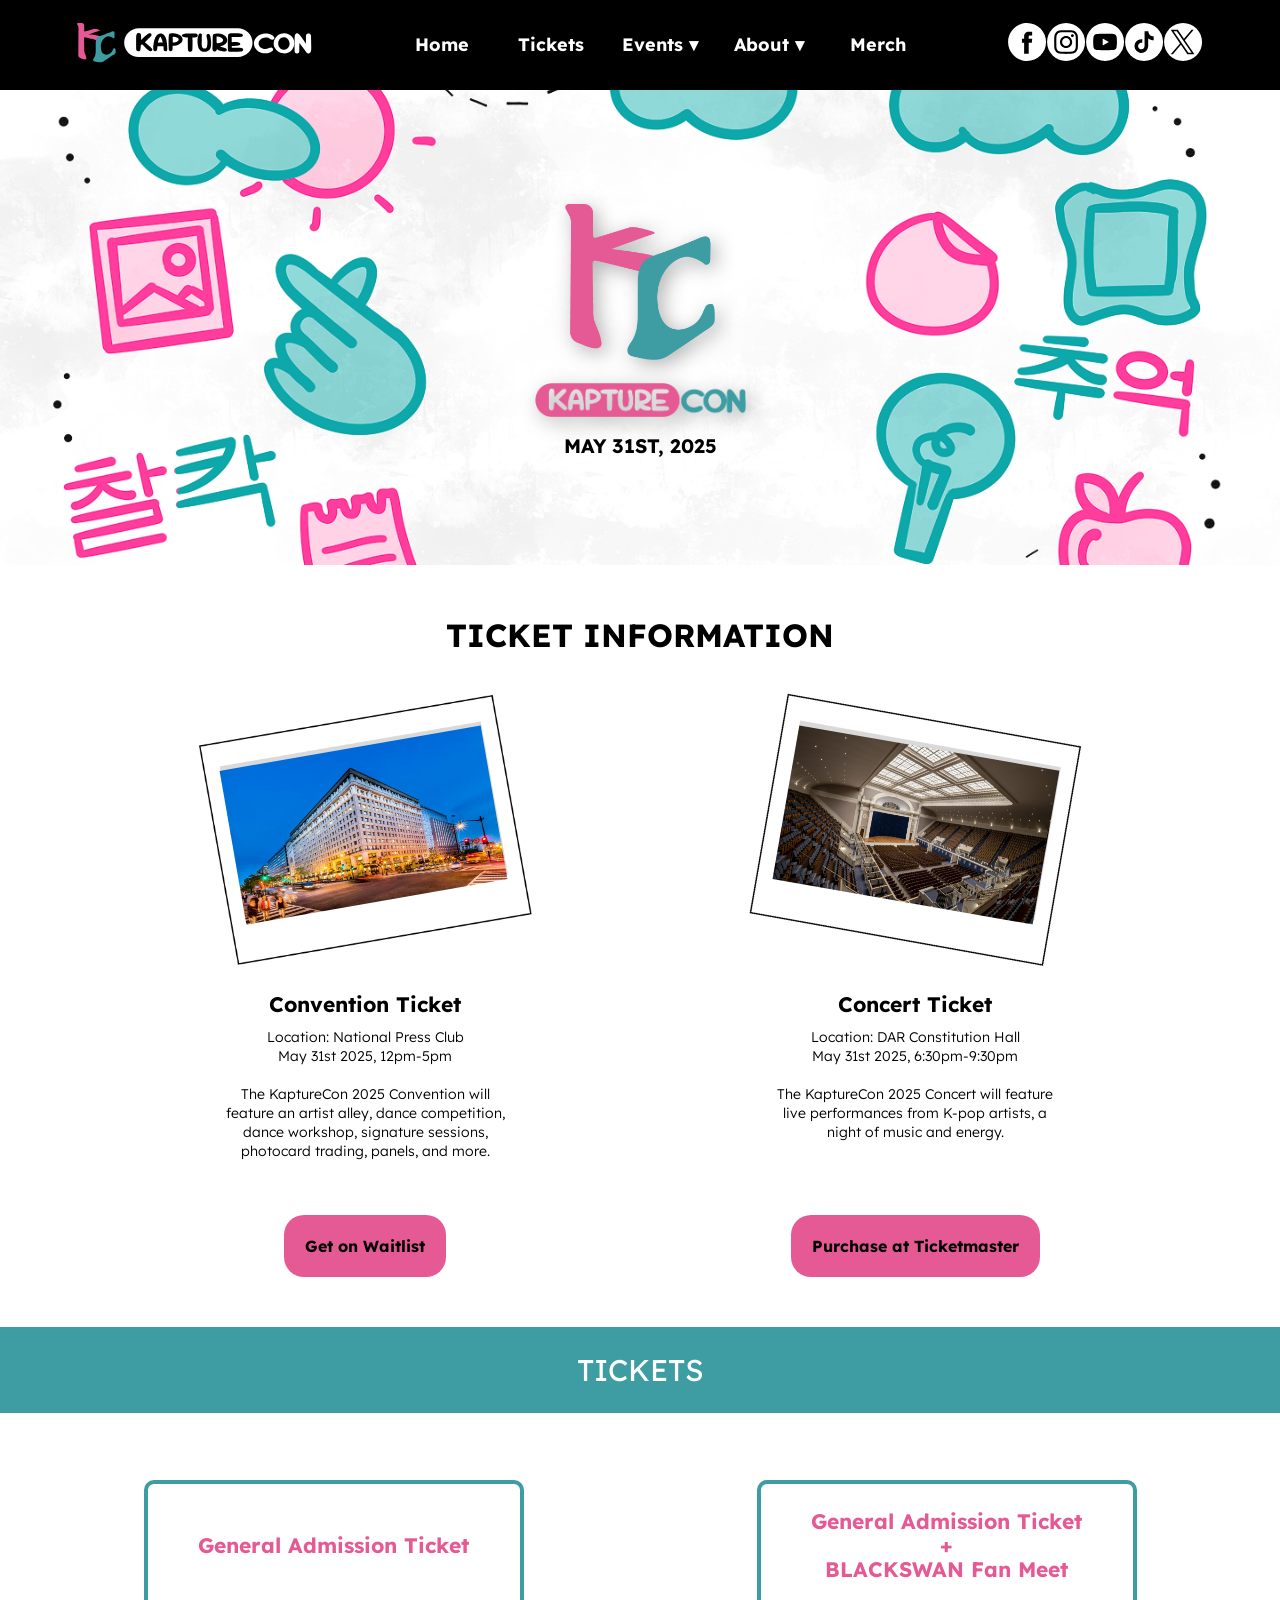
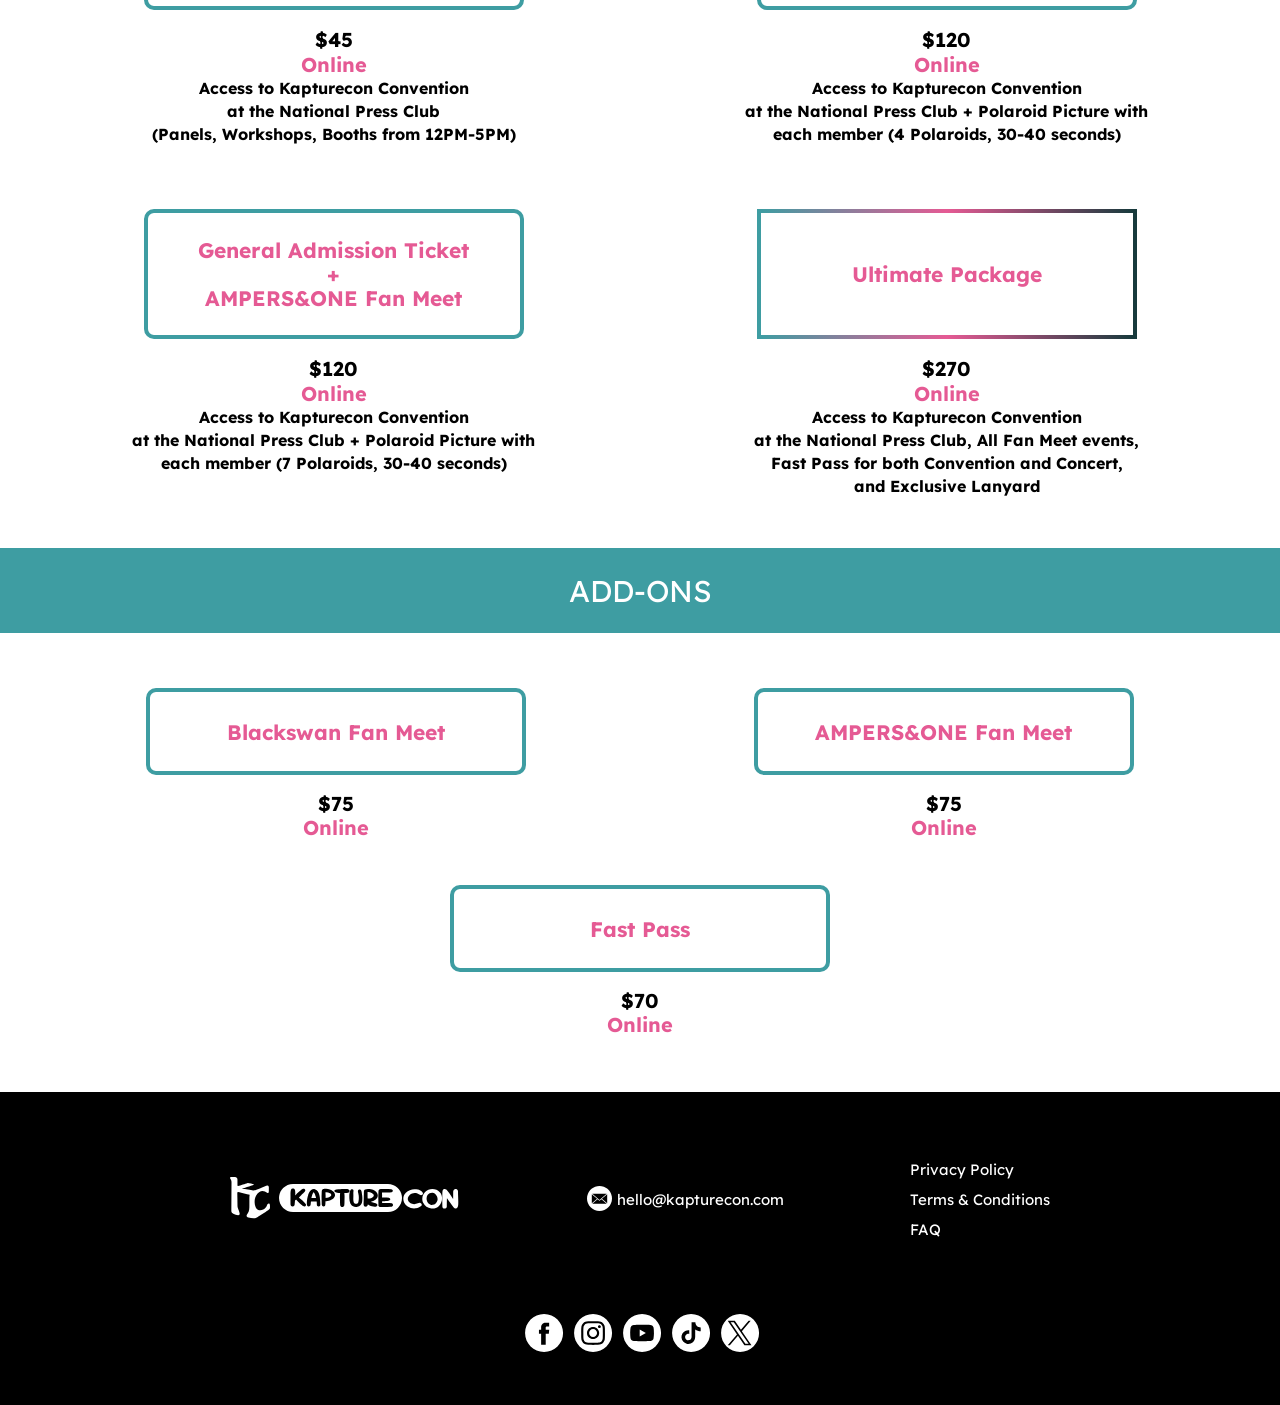
<file: tickets.html>
<!DOCTYPE html>
<html>
<head>
        <!-- Google tag (gtag.js) -->
        <script async src="https://www.googletagmanager.com/gtag/js?id=G-CYV78P86S7"></script>
        <script>
        window.dataLayer = window.dataLayer || [];
        function gtag(){dataLayer.push(arguments);}
        gtag('js', new Date());

        gtag('config', 'G-CYV78P86S7');
        </script>
        <title>KaptureCon</title>

        <meta name="viewport" content="width=device-width, initial-scale=1.0">
	<link rel="stylesheet" href="static/pages/css/top-bar.css">
	<link rel="stylesheet" href="static/pages/css/footer.css">

	<script src="static/pages/js/sidebar-open-close.js"></script>
	<script src="static/pages/js/nav-buttons.js"></script>

	<link rel="icon" type="image/x-icon" href="static/pages/images/favicon.ico">

        <link rel="preconnect" href="https://fonts.googleapis.com">
        <link rel="preconnect" href="https://fonts.gstatic.com" crossorigin>
        <link href="https://fonts.googleapis.com/css2?family=Lexend:wght@100..900&display=swap" rel="stylesheet">
	<link href="https://fonts.googleapis.com/css2?family=Lexend:wght@100..900&family=Poppins:ital,wght@0,100;0,200;0,300;0,400;0,500;0,600;0,700;0,800;0,900;1,100;1,200;1,300;1,400;1,500;1,600;1,700;1,800;1,900&display=swap" rel="stylesheet">

        
	<link rel="stylesheet" href="static/tickets/css/tickets-info.css">


</head>

<body>

<!-- TOP BAR STARTS-->
	<div class="top-container">
                <header class="nav-bar">
                        <div class="nav-buttons">
				<div class="main-logo"><a href="index.html"><img class="main-logo-img" src="static/pages/images/KaptureCon-logo.svg" alt="Logo"></a></div>
				<div class="menu-bar" onclick="openSidebar()"><img src="static/pages/images/menu-bar.png" alt="Menu Bar Icon" width="50"></div>
                                <div class="buttons">
					<div class="nav-btn"><a href="index.html">Home</a></div>
					<div class="nav-btn"><a href="tickets.html">Tickets</a></div>
					<div class="nav-btn event-btn"><a href="events.html">Events &#x25BE;</a>
                                                <div class="dropdown-content">
                                                        <a href="events/schedule.html">Event Calendar</a>
                                                        <a href="events/event-description.html">Event Details</a>
                                                </div>
					</div>
					<div class="nav-btn extra-links-btn"><a href="about.html">About &#x25BE;</a>
						<div class="dropdown-content">
							<a href="about.html">About Us</a>
							<a href="about/private-policy.html">Privacy Policy</a>
							<a href="about/terms-conditions.html">Terms & Conditions</a>
<!--							<a href="#">Cookies Notice</a>
							<a href="#">Contact Info</a>
-->							<a href="about/FAQ.html">FAQ</a>
						</div>
					</div>
					<div class="nav-btn"><a href="merch.html">Merch</a></div>
                                </div>
				<div class="social-icons">
					<a href="https://www.facebook.com/people/KaptureCon/61565751746950/?profile_tab_item_selected=about"><img src="static/pages/images/facebook-icon.svg" alt="Facebook icon"></a>
                                        <a href="https://www.instagram.com/kapturecon/"><img src="static/pages/images/insta-icon.svg" alt="Instagram icon"></a>
                                        <a href="https://www.youtube.com/channel/UC3f2uINnipZ0f2Ry10FdnpQ"><img src="static/pages/images/youtube-icon.svg" alt="Youtube icon"></a>
                                        <a href="https://www.tiktok.com/@kapturecon"><img src="static/pages/images/tiktok-icon.svg" alt="Tiktok icon"></a>
                                        <a href="https://x.com/KaptureCon"><img src="static/pages/images/x-icon.svg" alt="x icon"></a>
                                </div>
                        </div>
                </header>

                <div class="sidebar" id="sidebar">
                        <div class="top-panel">
				<div class="close-button" id="close-button" onclick="closeSidebar()">&times;</div>
                        </div>
                        <div class="sidebar-links">
				<div class="side-btn"><a href="index.html">Home</a></div>
                                <div class="side-btn"><a href="tickets.html">Tickets</a></div>
                                <div class="side-btn event-side-links"><a href="events.html">Events</a>
                                	<div class="side-dropdown-content">
	                                       	<a href="events/schedule.html">Event Calendar</a>
                                		<a href="events/event-description.html">Event Details</a>
                                	</div>
				</div>
                                <div class="side-btn side-extra-links"><a href="about.html">About</a>
					<div class="side-dropdown-content">
                                                        <a href="about/private-policy.html">Privacy Policy</a>
                                                        <a href="about/terms-conditions.html">Terms & Conditions</a>
<!--                                                        <a href="#">Cookies Notice</a>
                                                        <a href="#">Contact Info</a>
-->                                                        <a href="about/FAQ.html">FAQ</a>
					</div>
				</div>
				<div class="side-btn"><a href="merch.html">Merch</a></div>
                                <div class="sidebar-social-icons">
					<a href="https://www.facebook.com/people/KaptureCon/61565751746950/?profile_tab_item_selected=about"><img src="static/pages/images/facebook-icon.svg" alt="Facebook icon"></a>
                                        <a href="https://www.instagram.com/kapturecon/"><img src="static/pages/images/insta-icon.svg" alt="Instagram icon"></a>
                                        <a href="https://www.youtube.com/channel/UC3f2uINnipZ0f2Ry10FdnpQ"><img src="static/pages/images/youtube-icon.svg" alt="Youtube icon"></a>
                                        <a href="https://www.tiktok.com/@kapturecon"><img src="static/pages/images/tiktok-icon.svg" alt="Tiktok icon"></a>
                                        <a href="https://x.com/KaptureCon"><img src="static/pages/images/x-icon.svg" alt="x icon"></a>
                                </div>
                        </div>
                </div>
                <div class="dark-background" id="dark-background"></div>
	</div>
<!-- TOP BAR ENDS -->
<!-- MIDDLE SECTION STARTS -->
	<div class="block-body">
		

<div class="artwork-header">
	<div class="artwork-element">
		<img class="kc1-img" src="static/tickets/images/kc1.png" alt="kc1">
		<img class="kapcon1-img" src="static/tickets/images/kapcon1.png" alt="kapcon1">
		<div class="date">MAY 31ST, 2025</div>
	</div>
</div>
<div class="ticket-info-container">
	<div class="ticket-info-title">TICKET INFORMATION</div>
	<div class="ticket-columns">	
		<div class="column">
			<div class="eventgraphic1">
				<img class="eventgraphic1-img" src="static/tickets/images/event_graphic1.png" alt="event_graphic1">
				<img class="press-img" src="static/tickets/images/press.jpg" alt="press">

			</div>
			<div class="info-description">
				<h3>Convention Ticket</h3>
				Location: National Press Club<br>
				May 31st 2025, 12pm-5pm<br><br>
				The KaptureCon 2025 Convention will feature an artist alley, dance competition, dance workshop, signature sessions, photocard trading, panels, and more.	
			</div>
			<a href="https://docs.google.com/forms/d/e/1FAIpQLScPPk0o1jNPg21lvT9Y5uh9pa5PB5AguxlRXGOWZ9TyQXT1kg/viewform" class="purchase-button">
				Get on Waitlist
			</a>
		</div>
		<div class="column">
			<div class="eventgraphic2">
				<img class="eventgraphic2-img" src="static/tickets/images/event_graphic1.png" alt="event_graphic2">
				<img class="dar-img" src="static/tickets/images/dar.jpg" alt="dar">
			</div>
			<div class="info-description">
				<h3>Concert Ticket</h3>
				Location: DAR Constitution Hall<br>
				May 31st 2025, 6:30pm-9:30pm<br><br>
				The KaptureCon 2025 Concert will feature live performances from K-pop artists, a night of music and energy. 	
			</div>
			<a href="https://www.ticketmaster.com/kapturecon-2025-washington-district-of-columbia-05-31-2025/event/1500625896161E57" target="_blank" rel="noopener noreferrer" class="purchase-button">
				Purchase at Ticketmaster
			</a>

    		</div>
	</div>

</div>
<div class="divider">
	TICKETS
</div>

<div class="base-tickets-container">
	<div class="base-section GA">
		<div class="base-title">General Admission Ticket</div>
		<div class="base-prices">
			<div class="online-price">
				$45<br>
				<p>Online
			</div>
			<!--
			<div class="door-price">
				$55<br>
				<p>At the door
			</div>
		-->
		</div>
		<div class="ticket-description">
			Access to Kapturecon Convention<br>
			at the National Press Club<br>
			(Panels, Workshops, Booths from 12PM-5PM)
		</div>
	</div>
	<div class="base-section GA-Blackswan">
		<div class="base-title">General Admission Ticket<br>+<br>BLACKSWAN Fan Meet</div>
		<div class="base-prices">
			<div class="online-price">
				$120<br>
				<p>Online
			</div>
			<!--
			<div class="door-price">
				$130<br>
				<p>At the door
			</div>
			-->
		</div>
		<div class="ticket-description">
			Access to Kapturecon Convention<br>
			at the National Press Club + Polaroid Picture with<br>
			each member (4 Polaroids, 30-40 seconds)
		</div>
	</div>
	<div class="base-section GA-Amp">
		<div class="base-title">General Admission Ticket<br>+<br>AMPERS&ONE Fan Meet</div>
		<div class="base-prices">
			<div class="online-price">
				$120<br>
				<p>Online
			</div>
			<!--
			<div class="door-price">
				$130<br>
				<p>At the door
			</div>
		-->
		</div>
		<div class="ticket-description">
			Access to Kapturecon Convention<br>
			at the National Press Club + Polaroid Picture with<br>
			each member (7 Polaroids, 30-40 seconds)
		</div>
	</div>
	<div class="base-section ultimate">
		<div class="base-title">Ultimate Package</div>
		<div class="base-prices">
			<div class="online-price">
				$270<br>
				<p>Online
			</div>
			<!--
			<div class="door-price">
				$270<br>
				<p>At the door
			</div>
		-->
		</div>
		<div class="ticket-description">
			Access to Kapturecon Convention<br>
			at the National Press Club, All Fan Meet events,<br>
			Fast Pass for both Convention and Concert,<br>
			and Exclusive Lanyard
		</div>
	</div>
</div>



<div class="divider">
	ADD-ONS
</div>
<div class="addon-container">
	<div class="addon-section MG-Blackswan">
		<div class="addon-title">Blackswan Fan Meet</div>
		<div class="addon-prices">
			<div class="online-price">
				$75<br>
				<p>Online
			</div>
			<!--
			<div class="door-price">
				$85<br>
				<p>At the door
			</div>
		-->
		</div>
	</div>
	<div class="addon-section MG-Amp">
		<div class="addon-title">AMPERS&ONE Fan Meet</div>
		<div class="addon-prices">
			<div class="online-price">
				$75<br>
				<p>Online
			</div>
			<!--
			<div class="door-price">
				$85<br>
				<p>At the door
			</div>
		-->
		</div>
	</div>
	<div class="addon-section fast-pass">
		<div class="addon-title">Fast Pass</div>
		<div class="addon-prices">
			<div class="online-price">
				$70<br>
				<p>Online
			</div>
			<!--
			<div class="door-price">
				$80<br>
				<p>At the door
			</div>
		-->
		</div>
	</div>
</div>




	</div>

<!-- MIDDLE SECTION ENDS -->
<!-- FOOTER STARTS -->

	<div class="footer">
			<div class="footer-container">
                        <div class="main-footer-content">
                                <a href="tickets.html#">
				<div class="kc-footer-logo">
					<div class="kc-footer-icon"><img class="kc-footer-icon-img" src="static/pages/images/footer-KC-icon.svg" alt="KaptureCon BW Logo Icon"></div>
					<div class="kc-footer-text"><img class="kc-footer-text-img" src="static/pages/images/footer-KC-text.svg" alt="KaptureCon Bw Logo Text"></div>
                                </div>
				</a>
                                <div class="email-info">
					<div class="email-icon"><img class="email-icon-img" src="static/pages/images/email-icon.svg" alt="Email Icon"></div>
                                        <div class="email-text">hello@kapturecon.com</div>
                                </div>
				<div class="extra-footer-text">
 					<a href="about/private-policy.html">Privacy Policy</a><br>
                                        <a href="about/terms-conditions.html">Terms & Conditions</a><br>
<!--                                    <a href="#">Cookies Notice</a><br>
					<a href="#">Contact Info</a><br>
-->					<a href="about/FAQ.html">FAQ</a>
                                </div>
                        </div>
                                <div class="footer-social-icons">
					<a href="https://www.facebook.com/people/KaptureCon/61565751746950/?profile_tab_item_selected=about"><img src="static/pages/images/facebook-icon.svg" alt="Facebook icon"></a>
					<a href="https://www.instagram.com/kapturecon/"><img src="static/pages/images/insta-icon.svg" alt="Instagram icon"></a>
					<a href="https://www.youtube.com/channel/UC3f2uINnipZ0f2Ry10FdnpQ"><img src="static/pages/images/youtube-icon.svg" alt="Youtube icon"></a>
					<a href="https://www.tiktok.com/@kapturecon"><img src="static/pages/images/tiktok-icon.svg" alt="Tiktok icon"></a>
					<a href="https://x.com/KaptureCon"><img src="static/pages/images/x-icon.svg" alt="x icon"></a>
                                </div>
			</div>
		</div>

<!-- FOOTER ENDS -->
</body>
</file>
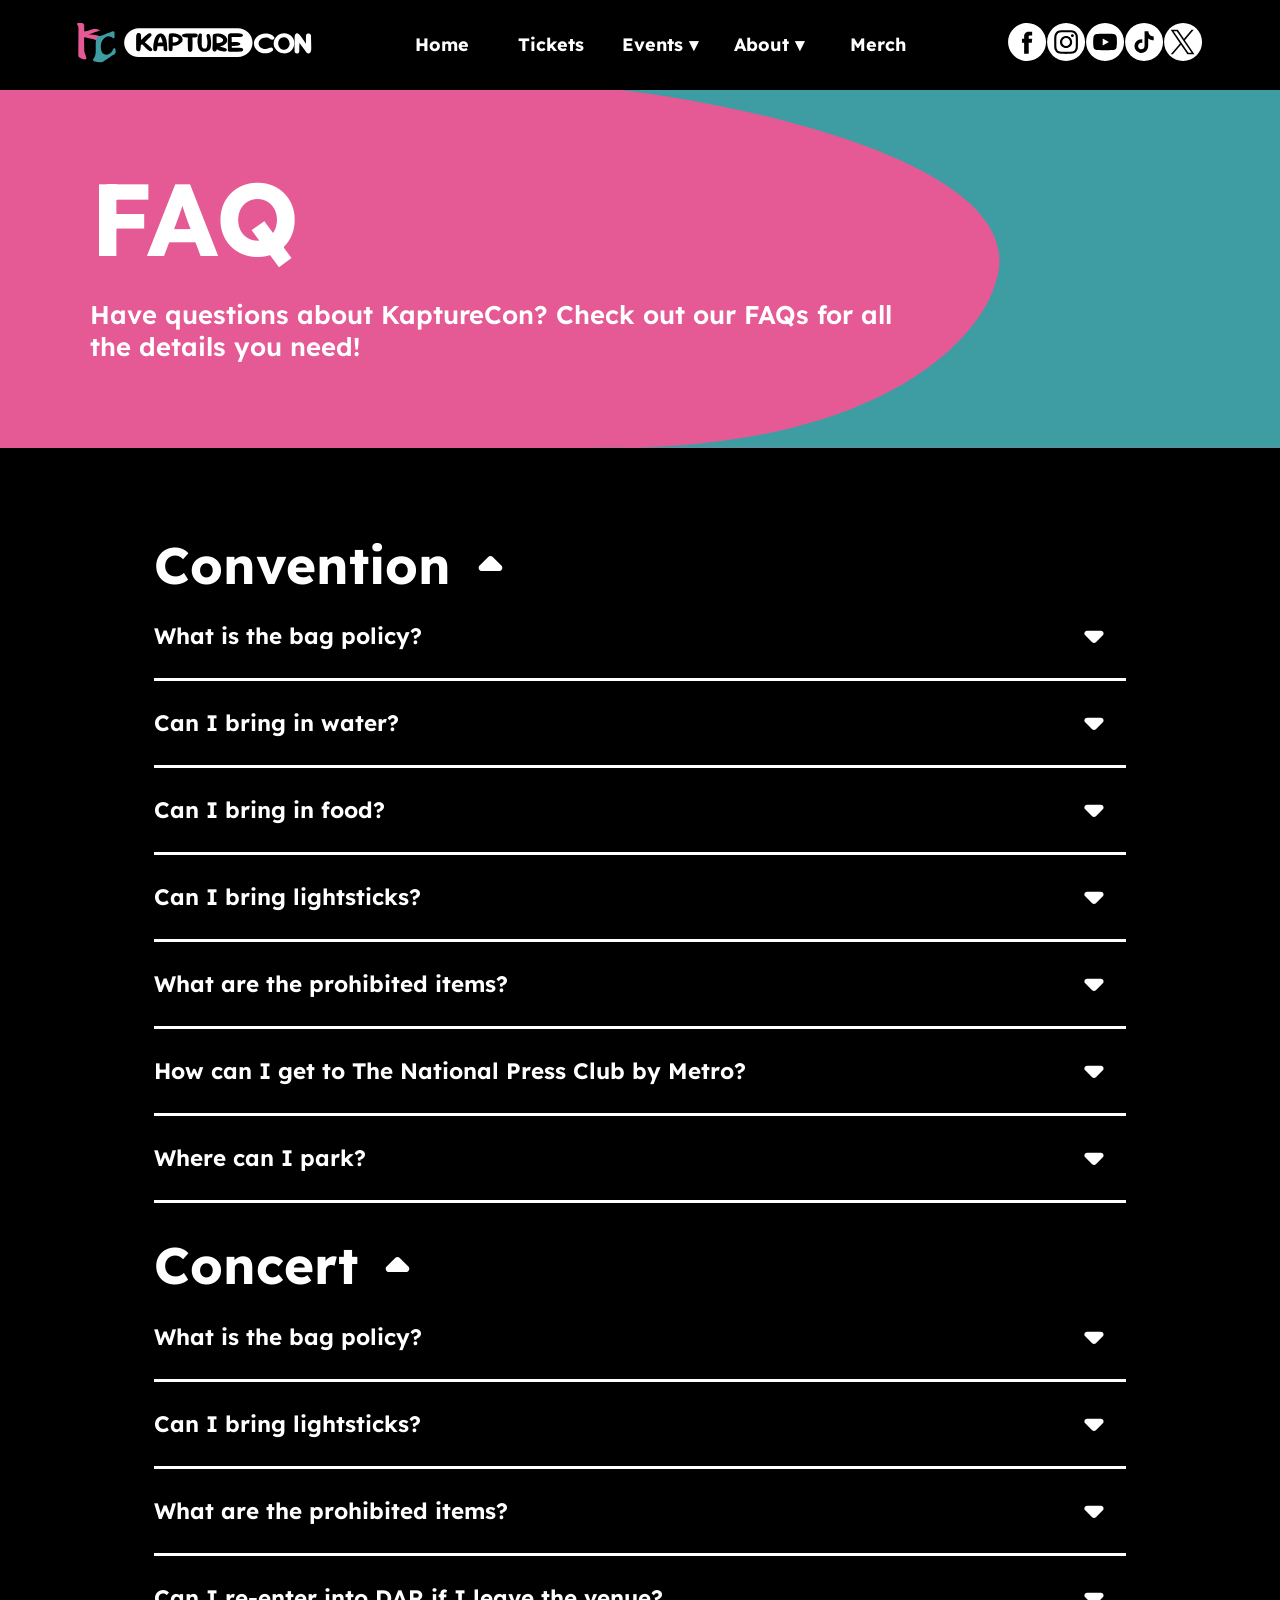
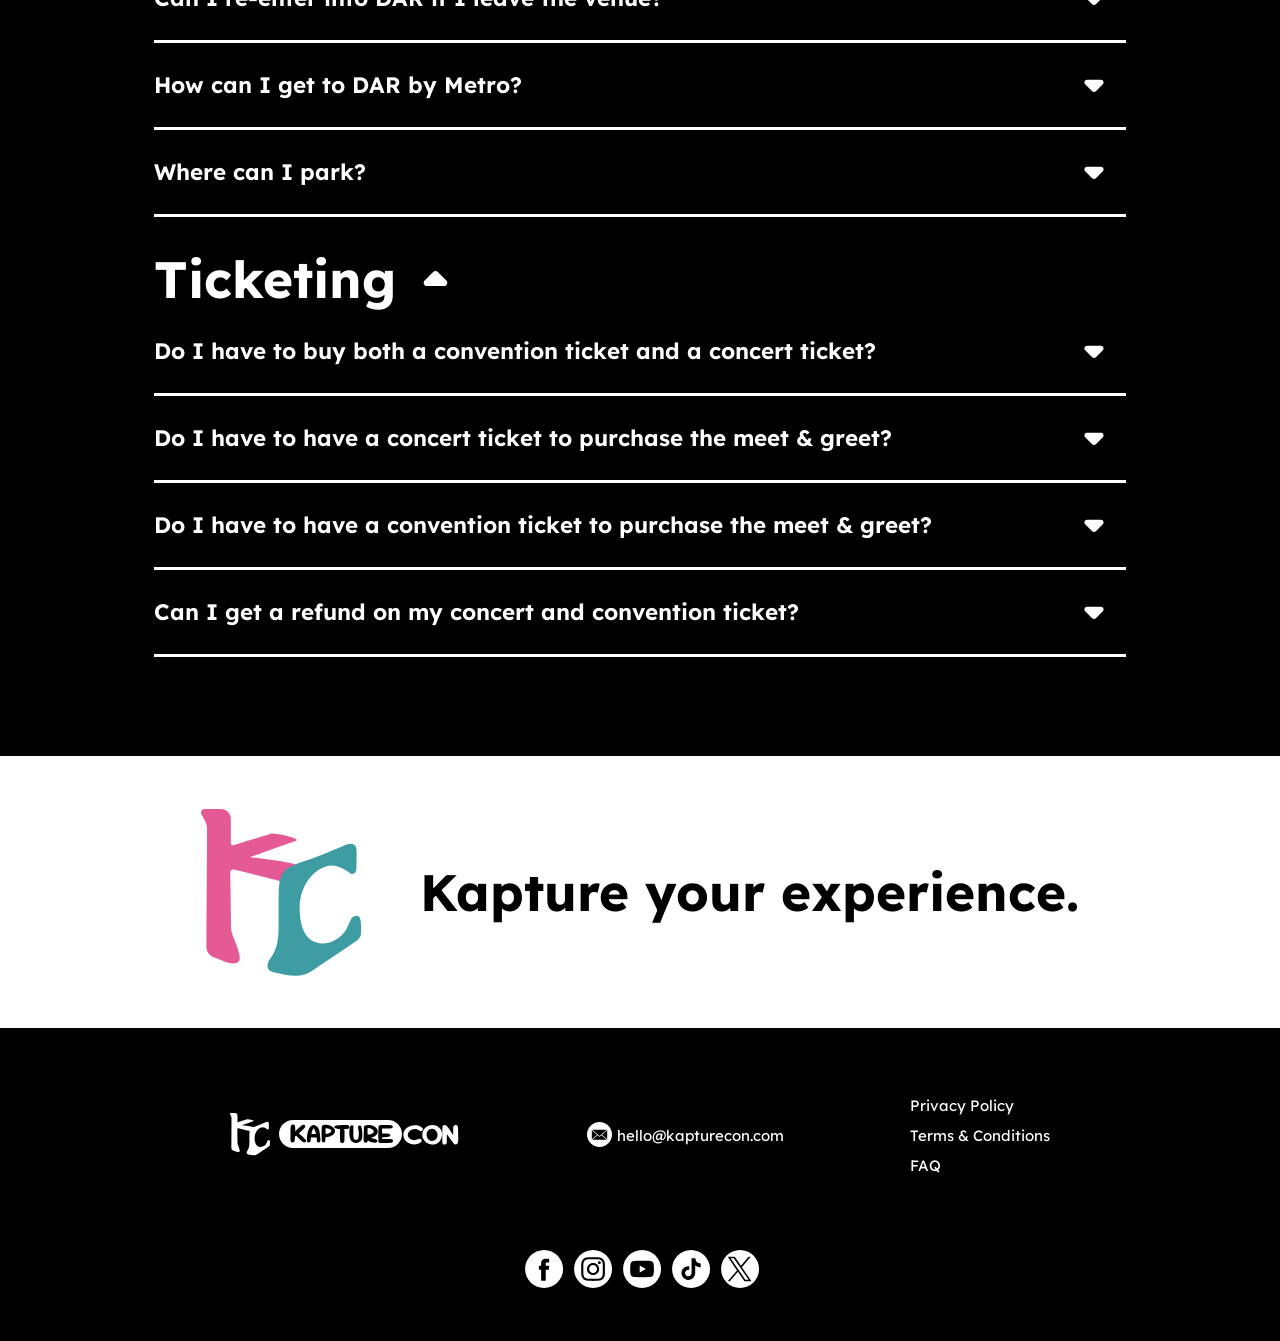
<file: about/FAQ.html>
<!DOCTYPE html>
<html>
<head>
        <!-- Google tag (gtag.js) -->
        <script async src="https://www.googletagmanager.com/gtag/js?id=G-CYV78P86S7"></script>
        <script>
        window.dataLayer = window.dataLayer || [];
        function gtag(){dataLayer.push(arguments);}
        gtag('js', new Date());

        gtag('config', 'G-CYV78P86S7');
        </script>
        <title>KaptureCon</title>

        <meta name="viewport" content="width=device-width, initial-scale=1.0">
	<link rel="stylesheet" href="../static/pages/css/top-bar.css">
	<link rel="stylesheet" href="../static/pages/css/footer.css">

	<script src="../static/pages/js/sidebar-open-close.js"></script>
	<script src="../static/pages/js/nav-buttons.js"></script>

	<link rel="icon" type="image/x-icon" href="../static/pages/images/favicon.ico">

        <link rel="preconnect" href="https://fonts.googleapis.com">
        <link rel="preconnect" href="https://fonts.gstatic.com" crossorigin>
        <link href="https://fonts.googleapis.com/css2?family=Lexend:wght@100..900&display=swap" rel="stylesheet">
	<link href="https://fonts.googleapis.com/css2?family=Lexend:wght@100..900&family=Poppins:ital,wght@0,100;0,200;0,300;0,400;0,500;0,600;0,700;0,800;0,900;1,100;1,200;1,300;1,400;1,500;1,600;1,700;1,800;1,900&display=swap" rel="stylesheet">

        
	<link rel="stylesheet" href="../static/about/css/FAQ/faq-style.css">
        <link rel="stylesheet" href="../static/about/css/FAQ/faq-style-mobile.css">

</head>

<body>

<!-- TOP BAR STARTS-->
	<div class="top-container">
                <header class="nav-bar">
                        <div class="nav-buttons">
				<div class="main-logo"><a href="../index.html"><img class="main-logo-img" src="../static/pages/images/KaptureCon-logo.svg" alt="Logo"></a></div>
				<div class="menu-bar" onclick="openSidebar()"><img src="../static/pages/images/menu-bar.png" alt="Menu Bar Icon" width="50"></div>
                                <div class="buttons">
					<div class="nav-btn"><a href="../index.html">Home</a></div>
					<div class="nav-btn"><a href="../tickets.html">Tickets</a></div>
					<div class="nav-btn event-btn"><a href="../events.html">Events &#x25BE;</a>
                                                <div class="dropdown-content">
                                                        <a href="../events/schedule.html">Event Calendar</a>
                                                        <a href="../events/event-description.html">Event Details</a>
                                                </div>
					</div>
					<div class="nav-btn extra-links-btn"><a href="../about.html">About &#x25BE;</a>
						<div class="dropdown-content">
							<a href="../about.html">About Us</a>
							<a href="private-policy.html">Privacy Policy</a>
							<a href="terms-conditions.html">Terms & Conditions</a>
<!--							<a href="#">Cookies Notice</a>
							<a href="#">Contact Info</a>
-->							<a href="FAQ.html">FAQ</a>
						</div>
					</div>
					<div class="nav-btn"><a href="../merch.html">Merch</a></div>
                                </div>
				<div class="social-icons">
					<a href="https://www.facebook.com/people/KaptureCon/61565751746950/?profile_tab_item_selected=about"><img src="../static/pages/images/facebook-icon.svg" alt="Facebook icon"></a>
                                        <a href="https://www.instagram.com/kapturecon/"><img src="../static/pages/images/insta-icon.svg" alt="Instagram icon"></a>
                                        <a href="https://www.youtube.com/channel/UC3f2uINnipZ0f2Ry10FdnpQ"><img src="../static/pages/images/youtube-icon.svg" alt="Youtube icon"></a>
                                        <a href="https://www.tiktok.com/@kapturecon"><img src="../static/pages/images/tiktok-icon.svg" alt="Tiktok icon"></a>
                                        <a href="https://x.com/KaptureCon"><img src="../static/pages/images/x-icon.svg" alt="x icon"></a>
                                </div>
                        </div>
                </header>

                <div class="sidebar" id="sidebar">
                        <div class="top-panel">
				<div class="close-button" id="close-button" onclick="closeSidebar()">&times;</div>
                        </div>
                        <div class="sidebar-links">
				<div class="side-btn"><a href="../index.html">Home</a></div>
                                <div class="side-btn"><a href="../tickets.html">Tickets</a></div>
                                <div class="side-btn event-side-links"><a href="../events.html">Events</a>
                                	<div class="side-dropdown-content">
	                                       	<a href="../events/schedule.html">Event Calendar</a>
                                		<a href="../events/event-description.html">Event Details</a>
                                	</div>
				</div>
                                <div class="side-btn side-extra-links"><a href="../about.html">About</a>
					<div class="side-dropdown-content">
                                                        <a href="private-policy.html">Privacy Policy</a>
                                                        <a href="terms-conditions.html">Terms & Conditions</a>
<!--                                                        <a href="#">Cookies Notice</a>
                                                        <a href="#">Contact Info</a>
-->                                                        <a href="FAQ.html">FAQ</a>
					</div>
				</div>
				<div class="side-btn"><a href="../merch.html">Merch</a></div>
                                <div class="sidebar-social-icons">
					<a href="https://www.facebook.com/people/KaptureCon/61565751746950/?profile_tab_item_selected=about"><img src="../static/pages/images/facebook-icon.svg" alt="Facebook icon"></a>
                                        <a href="https://www.instagram.com/kapturecon/"><img src="../static/pages/images/insta-icon.svg" alt="Instagram icon"></a>
                                        <a href="https://www.youtube.com/channel/UC3f2uINnipZ0f2Ry10FdnpQ"><img src="../static/pages/images/youtube-icon.svg" alt="Youtube icon"></a>
                                        <a href="https://www.tiktok.com/@kapturecon"><img src="../static/pages/images/tiktok-icon.svg" alt="Tiktok icon"></a>
                                        <a href="https://x.com/KaptureCon"><img src="../static/pages/images/x-icon.svg" alt="x icon"></a>
                                </div>
                        </div>
                </div>
                <div class="dark-background" id="dark-background"></div>
	</div>
<!-- TOP BAR ENDS -->
<!-- MIDDLE SECTION STARTS -->
	<div class="block-body">
		
	
	<div class="header-rectangle">
                <div class="faq-content">
                        <div class="faq-title">
                                FAQ
                        </div>
                        <div class="faq-description">
                                Have questions about KaptureCon? Check out our FAQs for all the details you need!
                        </div>  
                </div>
                
		<img class="header-blob" src="../static/about/images/FAQ/header-blob.svg">
        </div>
        <div class="content-rectangle">
                <div class="main-content">
                        <div class="main-header">
                                <div class="section-header">
                                        Convention
					<img src="../static/about/images/FAQ/ic_up-arrow-drop-down.svg" alt="Toggle Answer" class="header-button">
                                </div>
                                <div class="faq-item">
                                        <div class="faq-header">
                                                <span class="faq-question">
                                                        What is the bag policy? 
                                                </span>
						<img src="../static/about/images/FAQ/ic_down-arrow-drop-down@2x.svg" alt="Toggle Answer" class="toggle-button">
                                        </div>
                                        <div class="faq-answer">
                                                Bags that measure no larger than 12″ x 12″ x 6″ are permitted. Backpacks are not permitted. 
                                                All parcels and bags being brought into The National Press Club are subject to inspection. 
                                        </div>
                                        <div class="white-line"></div>
                                        <div class="faq-header">
                                                <span class="faq-question">
                                                        Can I bring in water?
                                                </span>
						<img src="../static/about/images/FAQ/ic_down-arrow-drop-down@2x.svg" alt="Toggle Answer" class="toggle-button">
                                        </div>
                                        <div class="faq-answer">
                                                Attendees are allowed to bring water bottles with caps into The National Press Club. 
                                                Please ensure the bottles are sealed upon entry.
                                        </div>
                                        <div class="white-line"></div>
                                        <div class="faq-header">
                                                <span class="faq-question">
                                                        Can I bring in food?
                                                </span>
						<img src="../static/about/images/FAQ/ic_down-arrow-drop-down@2x.svg" alt="Toggle Answer" class="toggle-button">
                                        </div>
                                        <div class="faq-answer">
                                                No outside food is allowed in The National Press Club.
                                        </div>
                                        <div class="white-line"></div>
                                        <div class="faq-header">
                                                <span class="faq-question">
                                                        Can I bring lightsticks?
                                                </span>
						<img src="../static/about/images/FAQ/ic_down-arrow-drop-down@2x.svg" alt="Toggle Answer" class="toggle-button">
                                        </div>
                                        <div class="faq-answer">
                                                Yes, attendees can bring lightsticks.
                                        </div>
                                        <div class="white-line"></div>
                                        <div class="faq-header">
                                                <span class="faq-question">
                                                        What are the prohibited items?
                                                </span>
						<img src="../static/about/images/FAQ/ic_down-arrow-drop-down@2x.svg" alt="Toggle Answer" class="toggle-button">
                                        </div>
                                        <div class="faq-answer">
                                                <ul>
                                                        <li>Weapons of any kind, including mace, pepper spray, knives, sharp objects, bats, clubs, tasers, etc.</li>
                                                        <li>Bags larger than 12″ x 12″ x 6″ and backpacks of all sizes are prohibited</li>
                                                        <li>Professional camera equipment (e.g., detachable lens; lens greater than 3”; external flash; monopods; bipods; tripods; etc.)</li>
                                                        <li>Laptops, personal computers, and two-way radios</li>
                                                        <li>Laser pointers or flashlights</li>
                                                        <li>Illegal drugs/substances</li>
                                                        <li>Outside alcohol</li>
                                                        <li>Fireworks, missile-like objects, Frisbees, and any other form of projectiles</li>
                                                        <li>Outside food and beverages (excluding water bottles)</li>
                                                </ul>    
                                        </div>
                                        <div class="white-line"></div>
                                        <div class="faq-header">
                                                <span class="faq-question">
                                                        How can I get to The National Press Club by Metro?
                                                </span>
						<img src="../static/about/images/FAQ/ic_down-arrow-drop-down@2x.svg" alt="Toggle Answer" class="toggle-button">
                                        </div>
                                        <div class="faq-answer">
                                                <ol>
                                                        <li>Take Metro to Metro Center.</li>
                                                        <li>Take the 13th Street Exit, take escalator to 13th Street; you should be at the corner of 13th and G Streets.</li>
                                                        <li>Walk one block south to F Street.</li>
                                                        <li>Turn right (West) and walk one block to 14th Street.</li>
                                                        <li>Turn left and walk downhill to the National Press Building lobby.</li>
                                                        <li>Enter and take the elevators to the 13th Floor.</li>
                                                </ol>
                                                      
                                        </div>
                                        <div class="white-line"></div>
                                        <div class="faq-header">
                                                <span class="faq-question">
                                                        Where can I park?
                                                </span>
						<img src="../static/about/images/FAQ/ic_down-arrow-drop-down@2x.svg" alt="Toggle Answer" class="toggle-button">
                                        </div>
                                        <div class="faq-answer">
                                                <p>
                                                        <strong>For Guaranteed Parking Reservations</strong><br>
							We recommend booking convenient and affordable parking in advance through SpotHero, the nation's leading parking reservations app.<br>
							To reserve your parking spot for KaptureCon, visit the <a href="https://spothero.app.link/ts1p2NqSe1?kind=destination&id=45809&$3p=a_hasoffers&$affiliate_json=http%3A%2F%2Ftracking.spothero.com%2Faff_c%3Foffer_id%3D1%26aff_id%3D1994%26file_id%3D28%26source%3Dnationalpressclub%26aff_sub2%3Dparkingpage%26aff_sub3%3Dlink%26format%3Djson" target="_blank" rel="noopener noreferrer"> National Press Club SpotHero Parking Page</a>.
                                                </p>
                                                <br>
                                                <p>
                                                        <strong>Valet Parking Options</strong><br>
                                                        Valet Parking is available at the JW Marriott hotel (next to the Press Club) or the Willard Hotel (across the street from the Press Club).
                                                </p>
                                                      
                                        </div>
					<div class="white-line"></div>
                                </div>
                        </div>
                        <div class = "main-header">
                                <div class="section-header">
                                        Concert
					<img src="../static/about/images/FAQ/ic_up-arrow-drop-down.svg" alt="Toggle Answer" class="header-button">
                                </div>

                                <div class="faq-item">
                                        <div class="faq-header">
                                                <span class="faq-question">
                                                        What is the bag policy? 
                                                </span>
						<img src="../static/about/images/FAQ/ic_down-arrow-drop-down@2x.svg" alt="Toggle Answer" class="toggle-button">
                                        </div>
                                        <div class="faq-answer">
                                                Please be aware that for the safety of fellow guests, all purses and bags are subject to search.
                                        </div>
                                        <div class="white-line"></div>
                                        <div class="faq-header">
                                                <span class="faq-question">
                                                        Can I bring lightsticks?
                                                </span>
						<img src="../static/about/images/FAQ/ic_down-arrow-drop-down@2x.svg" alt="Toggle Answer" class="toggle-button">
                                        </div>
                                        <div class="faq-answer">
                                                Yes, attendees can bring lightsticks.
                                        </div>
                                        <div class="white-line"></div>
                                        <div class="faq-header">
                                                <span class="faq-question">
                                                        What are the prohibited items?
                                                </span>
						<img src="../static/about/images/FAQ/ic_down-arrow-drop-down@2x.svg" alt="Toggle Answer" class="toggle-button">
                                        </div>
                                        <div class="faq-answer">
                                                <ul>
                                                        <li>Weapons of any kind, including mace, pepper spray, knives, sharp objects, bats, clubs, tasers, etc.</li>
                                                        <li>Bags larger than 12″ x 12″ x 6″ and backpacks of all sizes are prohibited</li>
                                                        <li>Professional camera equipment (e.g., detachable lens; lens greater than 3”; external flash; monopods; bipods; tripods; etc.)</li>
                                                        <li>Laptops, personal computers, and two-way radios</li>
                                                        <li>Laser pointers or flashlights</li>
                                                        <li>Illegal drugs/substances</li>
                                                        <li>Outside alcohol</li>
                                                        <li>Fireworks, missile-like objects, Frisbees, and any other form of projectiles</li>
                                                        <li>Outside food and beverages (excluding water bottles)</li>
                                                </ul>    
                                        </div>
                                        <div class="white-line"></div>
                                        <div class="faq-header">
                                                <span class="faq-question">
                                                        Can I re-enter into DAR if I leave the venue?
                                                </span>
						<img src="../static/about/images/FAQ/ic_down-arrow-drop-down@2x.svg" alt="Toggle Answer" class="toggle-button">
                                        </div>
                                        <div class="faq-answer">
                                                No, re-entry to DAR Constitution Hall is not permitted.
                                        </div>
                                        <div class="white-line"></div>
                                        <div class="faq-header">
                                                <span class="faq-question">
                                                        How can I get to DAR by Metro?
                                                </span>
						<img src="../static/about/images/FAQ/ic_down-arrow-drop-down@2x.svg" alt="Toggle Answer" class="toggle-button">
                                        </div>
                                        <div class="faq-answer">
                                                <p>
                                                        <strong>From the Orange and Blue lines (A 10-15 minute walk):</strong>
                                                </p>
                                                <ol>
                                                        <li>Take the Farragut West metro stop.</li>
                                                        <li>Exit the station on 17th Street, and walk south on 17th Street towards Constitution. Turn right on D Street.</li>
                                                        <li>The main entrance is in the middle of the block.</li>
                                                </ol>
                                                <br>
                                                <p>
                                                        <strong>From the Red Line (A 10-15 minute walk):</strong>
                                                </p>
                                                <ol>
                                                        <li>Take the Farragut North metro stop.</li>
                                                        <li>Exit the station on 17th Street, and walk south on 17th Street towards Constitution. Turn right on D Street.</li>
                                                        <li>The main entrance is in the middle of the block.</li>
                                                </ol>
                                                      
                                        </div>
                                        <div class="white-line"></div>
                                        <div class="faq-header">
                                                <span class="faq-question">
                                                        Where can I park?
                                                </span>
						<img src="../static/about/images/FAQ/ic_down-arrow-drop-down@2x.svg" alt="Toggle Answer" class="toggle-button">
                                        </div>
                                        <div class="faq-answer">
						<strong>For Guaranteed Parking Reservations</strong><br>
                                                We recommend booking convenient and affordable parking in advance through SpotHero, the nation's leading parking reservations app.<br>
						To reserve your parking spot for KaptureCon, visit the <a href="https://spothero.app.link/ts1p2NqSe1?kind=destination&id=614&$3p=a_hasoffers&$affiliate_json=http%3A%2F%2Ftracking.spothero.com%2Faff_c%3Foffer_id%3D1%26aff_id%3D1994%26file_id%3D28%26source%3Ddarconvention%26aff_sub2%3Dparkingpage%26aff_sub3%3Dlink%26format%3Djson" target="_blank" rel="noopener noreferrer"> DAR Convention Hall SpotHero Parking Page</a>.
						<br><br>	
                                                Metered street parking is available but limited. Monday through Saturday, two hour parking is enforced from 7:00 AM to 10:00 PM for most meters. 
                                                <br><br>
                                                There are parking garages located in the area on New York and Pennsylvania Avenues and 17th and 18th Streets.
                                        </div>
					<div class="white-line"></div>
                                </div>
                        </div>
                        <div class="main-header">
                                <div class="section-header">
                                       Ticketing
				       <img src="../static/about/images/FAQ/ic_up-arrow-drop-down.svg" alt="Toggle Answer" class="header-button">
                                </div>
                                <div class="faq-item">
                                        <div class="faq-header">
                                                <span class="faq-question">
                                                        Do I have to buy both a convention ticket and a concert ticket? 
                                                </span>
						<img src="../static/about/images/FAQ/ic_down-arrow-drop-down@2x.svg" alt="Toggle Answer" class="toggle-button">
                                        </div>
                                        <div class="faq-answer">
                                                No! You have the option to buy a ticket just to the convention or buy a ticket just to the concert, or both!
                                        </div>
                                        <div class="white-line"></div>
                                        <div class="faq-header">
                                                <span class="faq-question">
                                                        Do I have to have a concert ticket to purchase the meet & greet?  
                                                </span>
						<img src="../static/about/images/FAQ/ic_down-arrow-drop-down@2x.svg" alt="Toggle Answer" class="toggle-button">
                                        </div>
                                        <div class="faq-answer">
                                                No, you do not need to purchase a concert ticket to purchase the meet & greet.
                                        </div>
                                        <div class="white-line"></div>
                                        <div class="faq-header">
                                                <span class="faq-question">
                                                        Do I have to have a convention ticket to purchase the meet & greet? 
                                                </span>
						<img src="../static/about/images/FAQ/ic_down-arrow-drop-down@2x.svg" alt="Toggle Answer" class="toggle-button">
                                        </div>
                                        <div class="faq-answer">
                                                Yes, you do need to purchase a convention ticket to purchase the meet & greet.
                                        </div>
                                        <div class="white-line"></div>
                                        <div class="faq-header">
                                                <span class="faq-question">
                                                        Can I get a refund on my concert and convention ticket?
                                                </span>
						<img src="../static/about/images/FAQ/ic_down-arrow-drop-down@2x.svg" alt="Toggle Answer" class="toggle-button">
                                        </div>
                                        <div class="faq-answer">
                                                No, unfortunately there will be no refunds to any tickets purchased.
                                        </div>
					<div class="white-line"></div>
                                </div>
                        </div>
                        
                </div>
        </div>
	<div class="container-kap-exp">
                <div class="exp-main-content">
                        <img src="../static/pages/images/homepage/KC-icon.svg" alt="KaptureCon Icon">
                        <div class="exp-text">Kapture your experience.</div>
                </div>
        </div>

	<script>
                document.addEventListener("DOMContentLoaded", function() {

                // Toggle Buttons - hide/show functioanlity
                const toggleButtons = document.querySelectorAll('.toggle-button');

                toggleButtons.forEach(button => {
                        button.addEventListener('click', function() {
                        const faqAnswer = this.closest('.faq-header').nextElementSibling; // Find the .faq-answer

                        // Toggle the display of the answer
                        faqAnswer.style.display = (faqAnswer.style.display === 'none' || faqAnswer.style.display === '') ? 'block' : 'none';

                        // Change the image src
                        const isOpen = faqAnswer.style.display === 'block';
                        this.src = isOpen
                                ? '/static/about/images/FAQ/ic_up-arrow-drop-down.svg'
                                : '/static/about/images/FAQ/ic_down-arrow-drop-down@2x.svg';
                        });
                });

                // Header buttons -- hide/show functionality
                const headerButtons = document.querySelectorAll('.header-button');

                headerButtons.forEach(button => {
                        button.addEventListener('click', function () {
                        // Find the `.faq-item` sibling of the `.header-button`
                        const faqItem = this.parentElement.nextElementSibling;

                        if (faqItem) {
                                // Determine if the `.faq-item` is visible
                                const isOpen = faqItem.style.display === 'block' || faqItem.style.display === '' || faqItem.style.display === null

                                // Toggle display of the `.faq-item`
                                faqItem.style.display = isOpen ? 'none' : 'block';

                                // Update the icon
                                this.src = isOpen
                                ? '/static/about/images/FAQ/ic_down-arrow-drop-down@2x.svg' // Closed state icon
                                : '/static/about/images/FAQ/ic_up-arrow-drop-down.svg'; // Open state icon
                        }
                        });
                });
                });
            </script>



	</div>

<!-- MIDDLE SECTION ENDS -->
<!-- FOOTER STARTS -->

	<div class="footer">
			<div class="footer-container">
                        <div class="main-footer-content">
                                <a href="FAQ.html#">
				<div class="kc-footer-logo">
					<div class="kc-footer-icon"><img class="kc-footer-icon-img" src="../static/pages/images/footer-KC-icon.svg" alt="KaptureCon BW Logo Icon"></div>
					<div class="kc-footer-text"><img class="kc-footer-text-img" src="../static/pages/images/footer-KC-text.svg" alt="KaptureCon Bw Logo Text"></div>
                                </div>
				</a>
                                <div class="email-info">
					<div class="email-icon"><img class="email-icon-img" src="../static/pages/images/email-icon.svg" alt="Email Icon"></div>
                                        <div class="email-text">hello@kapturecon.com</div>
                                </div>
				<div class="extra-footer-text">
 					<a href="private-policy.html">Privacy Policy</a><br>
                                        <a href="terms-conditions.html">Terms & Conditions</a><br>
<!--                                    <a href="#">Cookies Notice</a><br>
					<a href="#">Contact Info</a><br>
-->					<a href="FAQ.html">FAQ</a>
                                </div>
                        </div>
                                <div class="footer-social-icons">
					<a href="https://www.facebook.com/people/KaptureCon/61565751746950/?profile_tab_item_selected=about"><img src="../static/pages/images/facebook-icon.svg" alt="Facebook icon"></a>
					<a href="https://www.instagram.com/kapturecon/"><img src="../static/pages/images/insta-icon.svg" alt="Instagram icon"></a>
					<a href="https://www.youtube.com/channel/UC3f2uINnipZ0f2Ry10FdnpQ"><img src="../static/pages/images/youtube-icon.svg" alt="Youtube icon"></a>
					<a href="https://www.tiktok.com/@kapturecon"><img src="../static/pages/images/tiktok-icon.svg" alt="Tiktok icon"></a>
					<a href="https://x.com/KaptureCon"><img src="../static/pages/images/x-icon.svg" alt="x icon"></a>
                                </div>
			</div>
		</div>

<!-- FOOTER ENDS -->
</body>
</file>
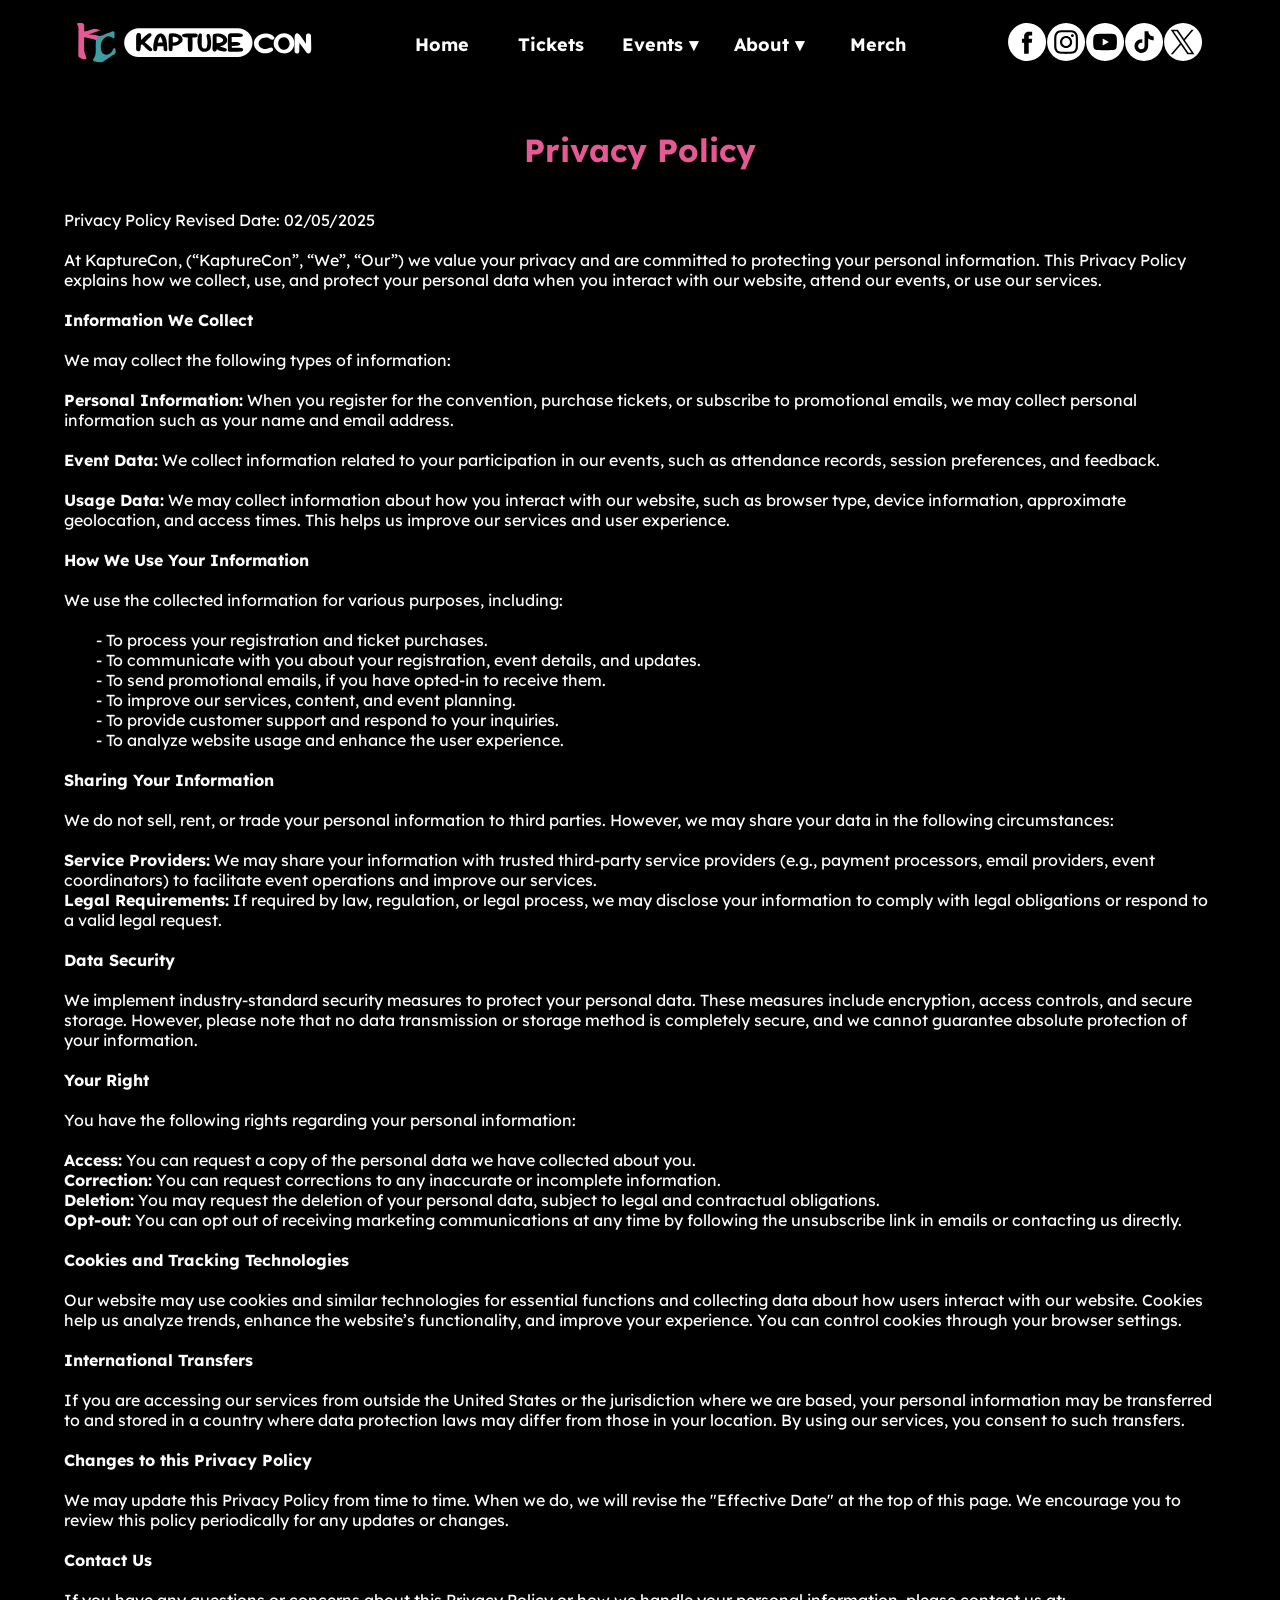
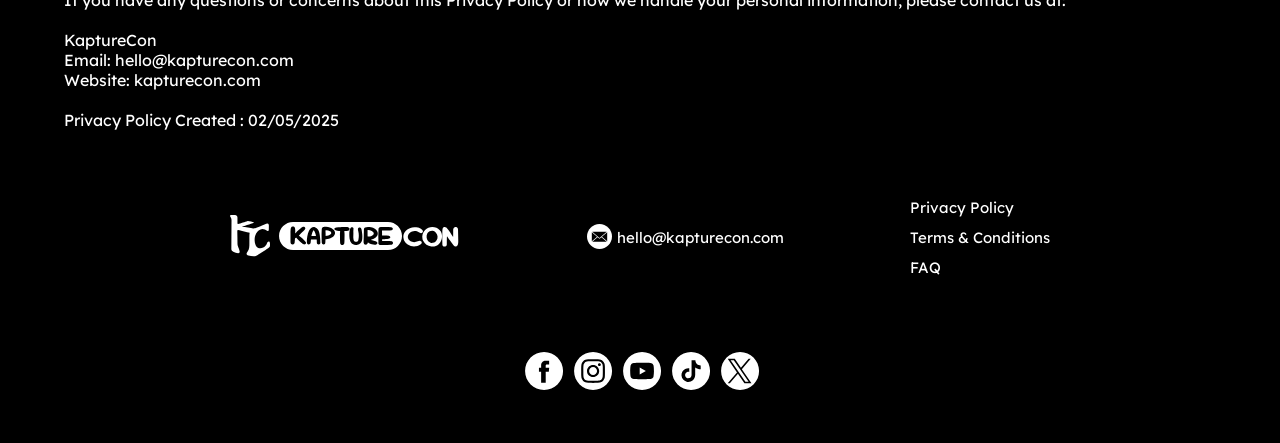
<file: about/private-policy.html>
<!DOCTYPE html>
<html>
<head>
        <!-- Google tag (gtag.js) -->
        <script async src="https://www.googletagmanager.com/gtag/js?id=G-CYV78P86S7"></script>
        <script>
        window.dataLayer = window.dataLayer || [];
        function gtag(){dataLayer.push(arguments);}
        gtag('js', new Date());

        gtag('config', 'G-CYV78P86S7');
        </script>
        <title>KaptureCon</title>

        <meta name="viewport" content="width=device-width, initial-scale=1.0">
	<link rel="stylesheet" href="../static/pages/css/top-bar.css">
	<link rel="stylesheet" href="../static/pages/css/footer.css">

	<script src="../static/pages/js/sidebar-open-close.js"></script>
	<script src="../static/pages/js/nav-buttons.js"></script>

	<link rel="icon" type="image/x-icon" href="../static/pages/images/favicon.ico">

        <link rel="preconnect" href="https://fonts.googleapis.com">
        <link rel="preconnect" href="https://fonts.gstatic.com" crossorigin>
        <link href="https://fonts.googleapis.com/css2?family=Lexend:wght@100..900&display=swap" rel="stylesheet">
	<link href="https://fonts.googleapis.com/css2?family=Lexend:wght@100..900&family=Poppins:ital,wght@0,100;0,200;0,300;0,400;0,500;0,600;0,700;0,800;0,900;1,100;1,200;1,300;1,400;1,500;1,600;1,700;1,800;1,900&display=swap" rel="stylesheet">

        
	<link rel="stylesheet" href="../static/about/css/private-policy-style.css">

</head>

<body>

<!-- TOP BAR STARTS-->
	<div class="top-container">
                <header class="nav-bar">
                        <div class="nav-buttons">
				<div class="main-logo"><a href="../index.html"><img class="main-logo-img" src="../static/pages/images/KaptureCon-logo.svg" alt="Logo"></a></div>
				<div class="menu-bar" onclick="openSidebar()"><img src="../static/pages/images/menu-bar.png" alt="Menu Bar Icon" width="50"></div>
                                <div class="buttons">
					<div class="nav-btn"><a href="../index.html">Home</a></div>
					<div class="nav-btn"><a href="../tickets.html">Tickets</a></div>
					<div class="nav-btn event-btn"><a href="../events.html">Events &#x25BE;</a>
                                                <div class="dropdown-content">
                                                        <a href="../events/schedule.html">Event Calendar</a>
                                                        <a href="../events/event-description.html">Event Details</a>
                                                </div>
					</div>
					<div class="nav-btn extra-links-btn"><a href="../about.html">About &#x25BE;</a>
						<div class="dropdown-content">
							<a href="../about.html">About Us</a>
							<a href="private-policy.html">Privacy Policy</a>
							<a href="terms-conditions.html">Terms & Conditions</a>
<!--							<a href="#">Cookies Notice</a>
							<a href="#">Contact Info</a>
-->							<a href="FAQ.html">FAQ</a>
						</div>
					</div>
					<div class="nav-btn"><a href="../merch.html">Merch</a></div>
                                </div>
				<div class="social-icons">
					<a href="https://www.facebook.com/people/KaptureCon/61565751746950/?profile_tab_item_selected=about"><img src="../static/pages/images/facebook-icon.svg" alt="Facebook icon"></a>
                                        <a href="https://www.instagram.com/kapturecon/"><img src="../static/pages/images/insta-icon.svg" alt="Instagram icon"></a>
                                        <a href="https://www.youtube.com/channel/UC3f2uINnipZ0f2Ry10FdnpQ"><img src="../static/pages/images/youtube-icon.svg" alt="Youtube icon"></a>
                                        <a href="https://www.tiktok.com/@kapturecon"><img src="../static/pages/images/tiktok-icon.svg" alt="Tiktok icon"></a>
                                        <a href="https://x.com/KaptureCon"><img src="../static/pages/images/x-icon.svg" alt="x icon"></a>
                                </div>
                        </div>
                </header>

                <div class="sidebar" id="sidebar">
                        <div class="top-panel">
				<div class="close-button" id="close-button" onclick="closeSidebar()">&times;</div>
                        </div>
                        <div class="sidebar-links">
				<div class="side-btn"><a href="../index.html">Home</a></div>
                                <div class="side-btn"><a href="../tickets.html">Tickets</a></div>
                                <div class="side-btn event-side-links"><a href="../events.html">Events</a>
                                	<div class="side-dropdown-content">
	                                       	<a href="../events/schedule.html">Event Calendar</a>
                                		<a href="../events/event-description.html">Event Details</a>
                                	</div>
				</div>
                                <div class="side-btn side-extra-links"><a href="../about.html">About</a>
					<div class="side-dropdown-content">
                                                        <a href="private-policy.html">Privacy Policy</a>
                                                        <a href="terms-conditions.html">Terms & Conditions</a>
<!--                                                        <a href="#">Cookies Notice</a>
                                                        <a href="#">Contact Info</a>
-->                                                        <a href="FAQ.html">FAQ</a>
					</div>
				</div>
				<div class="side-btn"><a href="../merch.html">Merch</a></div>
                                <div class="sidebar-social-icons">
					<a href="https://www.facebook.com/people/KaptureCon/61565751746950/?profile_tab_item_selected=about"><img src="../static/pages/images/facebook-icon.svg" alt="Facebook icon"></a>
                                        <a href="https://www.instagram.com/kapturecon/"><img src="../static/pages/images/insta-icon.svg" alt="Instagram icon"></a>
                                        <a href="https://www.youtube.com/channel/UC3f2uINnipZ0f2Ry10FdnpQ"><img src="../static/pages/images/youtube-icon.svg" alt="Youtube icon"></a>
                                        <a href="https://www.tiktok.com/@kapturecon"><img src="../static/pages/images/tiktok-icon.svg" alt="Tiktok icon"></a>
                                        <a href="https://x.com/KaptureCon"><img src="../static/pages/images/x-icon.svg" alt="x icon"></a>
                                </div>
                        </div>
                </div>
                <div class="dark-background" id="dark-background"></div>
	</div>
<!-- TOP BAR ENDS -->
<!-- MIDDLE SECTION STARTS -->
	<div class="block-body">
		
	
    <div class="container-policy">
        <br><br>
        <h1 class="header">
            Privacy Policy
        </h1>

        <div class="text">
        <br><br>
        Privacy Policy Revised Date: 02/05/2025 
        <br><br>
        At KaptureCon, (“KaptureCon”, “We”, “Our”)  we value your privacy and are committed to protecting your personal information. This Privacy Policy explains how we collect, use, and protect your personal data when you interact with our website, attend our events, or use our services.
        <br><br>
        <b>Information We Collect</b>
        <br><br>
        We may collect the following types of information:
        <br><br>
        <b>Personal Information:</b> When you register for the convention, purchase tickets, or subscribe to promotional emails, we may collect personal information such as your name and email address.
        <br><br>
        <b>Event Data:</b> We collect information related to your participation in our events, such as attendance records, session preferences, and feedback.
        <br><br>
        <b>Usage Data:</b> We may collect information about how you interact with our website, such as browser type, device information, approximate geolocation, and access times. This helps us improve our services and user experience.
        <br><br>
        <b>How We Use Your Information</b>
        <br><br>
        We use the collected information for various purposes, including:
        <br><br>
        <div class="list">
            - To process your registration and ticket purchases.<br>
            - To communicate with you about your registration, event details, and updates.<br>
            - To send promotional emails, if you have opted-in to receive them.<br>
            - To improve our services, content, and event planning.<br>
            - To provide customer support and respond to your inquiries.<br>
            - To analyze website usage and enhance the user experience.
        </div>
        <br>
        <b>Sharing Your Information</b>
        <br><br>
        We do not sell, rent, or trade your personal information to third parties. However, we may share your data in the following circumstances:
        <br><br>
        <b>Service Providers:</b> We may share your information with trusted third-party service providers (e.g., payment processors, email providers, event coordinators) to facilitate event operations and improve our services.<br>
        <b>Legal Requirements:</b> If required by law, regulation, or legal process, we may disclose your information to comply with legal obligations or respond to a valid legal request.
        <br><br>
        <b>Data Security</b>
        <br><br>
        We implement industry-standard security measures to protect your personal data. These measures include encryption, access controls, and secure storage. However, please note that no data transmission or storage method is completely secure, and we cannot guarantee absolute protection of your information.
        <br><br>
        <b>Your Right</b>
        <br><br>
        You have the following rights regarding your personal information:
        <br><br>
        <b>Access:</b> You can request a copy of the personal data we have collected about you.<br>
        <b>Correction:</b> You can request corrections to any inaccurate or incomplete information.<br>
        <b>Deletion:</b> You may request the deletion of your personal data, subject to legal and contractual obligations.<br>
        <b>Opt-out:</b> You can opt out of receiving marketing communications at any time by following the unsubscribe link in emails or contacting us directly.
        <br><br>
        <b>Cookies and Tracking Technologies</b>
        <br><br>
        Our website may use cookies and similar technologies for essential functions and collecting data about how users interact with our website. Cookies help us analyze trends, enhance the website’s functionality, and improve your experience. You can control cookies through your browser settings.
        <br><br>
        <b>International Transfers</b>
        <br><br>
        If you are accessing our services from outside the United States or the jurisdiction where we are based, your personal information may be transferred to and stored in a country where data protection laws may differ from those in your location. By using our services, you consent to such transfers.
        <br><br>
        <b>Changes to this Privacy Policy</b>
        <br><br>
        We may update this Privacy Policy from time to time. When we do, we will revise the "Effective Date" at the top of this page. We encourage you to review this policy periodically for any updates or changes.
        <br><br>
        <b>Contact Us</b>
        <br><br>
        If you have any questions or concerns about this Privacy Policy or how we handle your personal information, please contact us at:
        <br><br>
        KaptureCon  <br>
        Email: hello@kapturecon.com<br>
        Website: kapturecon.com 
        <br><br>
        Privacy Policy Created : 02/05/2025
        </div>
    </div>


	<script>
                document.addEventListener("DOMContentLoaded", function() {

                // Toggle Buttons - hide/show functioanlity
                const toggleButtons = document.querySelectorAll('.toggle-button');

                toggleButtons.forEach(button => {
                        button.addEventListener('click', function() {
                        const faqAnswer = this.closest('.faq-header').nextElementSibling; // Find the .faq-answer

                        // Toggle the display of the answer
                        faqAnswer.style.display = (faqAnswer.style.display === 'none' || faqAnswer.style.display === '') ? 'block' : 'none';

                        // Change the image src
                        const isOpen = faqAnswer.style.display === 'block';
                        this.src = isOpen
                                ? '/static/about/images/FAQ/ic_up-arrow-drop-down.svg'
                                : '/static/about/images/FAQ/ic_down-arrow-drop-down@2x.svg';
                        });
                });

                // Header buttons -- hide/show functionality
                const headerButtons = document.querySelectorAll('.header-button');

                headerButtons.forEach(button => {
                        button.addEventListener('click', function () {
                        // Find the `.faq-item` sibling of the `.header-button`
                        const faqItem = this.parentElement.nextElementSibling;

                        if (faqItem) {
                                // Determine if the `.faq-item` is visible
                                const isOpen = faqItem.style.display === 'block' || faqItem.style.display === '' || faqItem.style.display === null

                                // Toggle display of the `.faq-item`
                                faqItem.style.display = isOpen ? 'none' : 'block';

                                // Update the icon
                                this.src = isOpen
                                ? '/static/about/images/FAQ/ic_down-arrow-drop-down@2x.svg' // Closed state icon
                                : '/static/about/images/FAQ/ic_up-arrow-drop-down.svg'; // Open state icon
                        }
                        });
                });
                });
            </script>



	</div>

<!-- MIDDLE SECTION ENDS -->
<!-- FOOTER STARTS -->

	<div class="footer">
			<div class="footer-container">
                        <div class="main-footer-content">
                                <a href="private-policy.html#">
				<div class="kc-footer-logo">
					<div class="kc-footer-icon"><img class="kc-footer-icon-img" src="../static/pages/images/footer-KC-icon.svg" alt="KaptureCon BW Logo Icon"></div>
					<div class="kc-footer-text"><img class="kc-footer-text-img" src="../static/pages/images/footer-KC-text.svg" alt="KaptureCon Bw Logo Text"></div>
                                </div>
				</a>
                                <div class="email-info">
					<div class="email-icon"><img class="email-icon-img" src="../static/pages/images/email-icon.svg" alt="Email Icon"></div>
                                        <div class="email-text">hello@kapturecon.com</div>
                                </div>
				<div class="extra-footer-text">
 					<a href="private-policy.html">Privacy Policy</a><br>
                                        <a href="terms-conditions.html">Terms & Conditions</a><br>
<!--                                    <a href="#">Cookies Notice</a><br>
					<a href="#">Contact Info</a><br>
-->					<a href="FAQ.html">FAQ</a>
                                </div>
                        </div>
                                <div class="footer-social-icons">
					<a href="https://www.facebook.com/people/KaptureCon/61565751746950/?profile_tab_item_selected=about"><img src="../static/pages/images/facebook-icon.svg" alt="Facebook icon"></a>
					<a href="https://www.instagram.com/kapturecon/"><img src="../static/pages/images/insta-icon.svg" alt="Instagram icon"></a>
					<a href="https://www.youtube.com/channel/UC3f2uINnipZ0f2Ry10FdnpQ"><img src="../static/pages/images/youtube-icon.svg" alt="Youtube icon"></a>
					<a href="https://www.tiktok.com/@kapturecon"><img src="../static/pages/images/tiktok-icon.svg" alt="Tiktok icon"></a>
					<a href="https://x.com/KaptureCon"><img src="../static/pages/images/x-icon.svg" alt="x icon"></a>
                                </div>
			</div>
		</div>

<!-- FOOTER ENDS -->
</body>
</file>
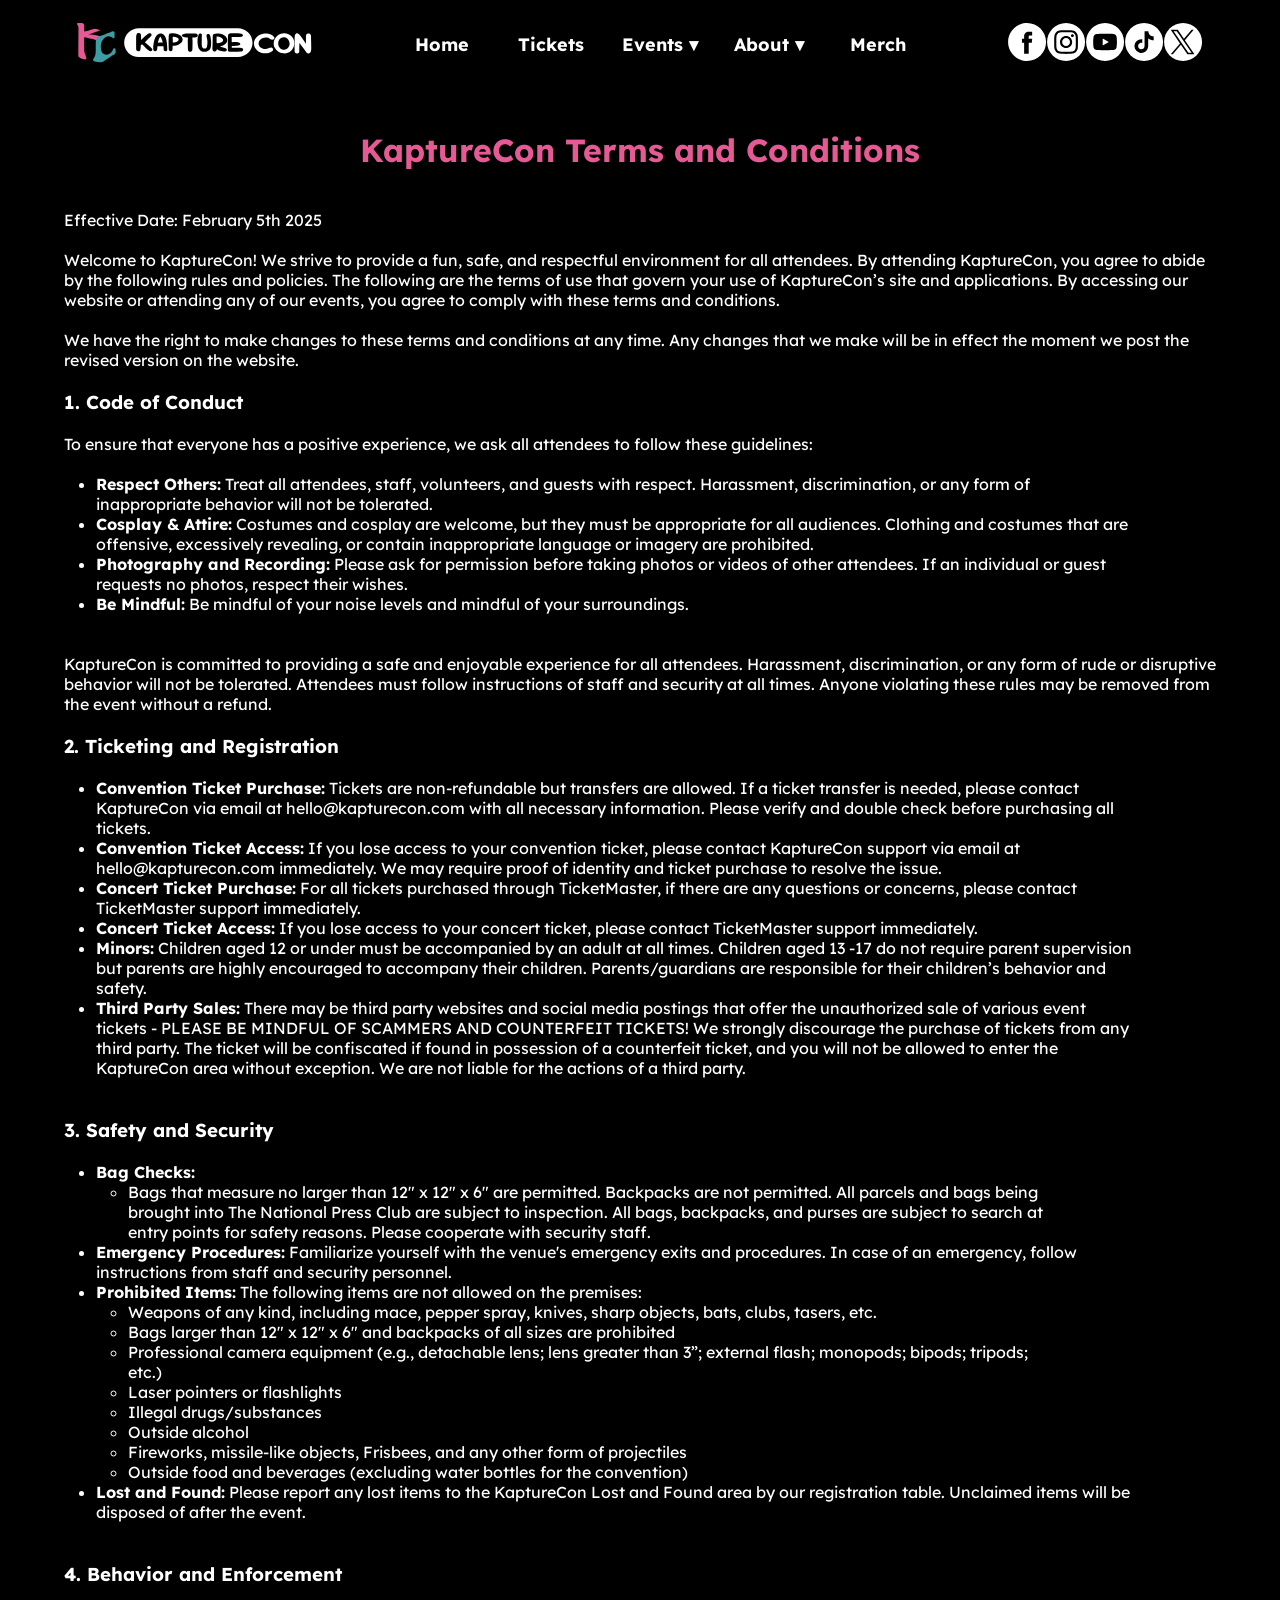
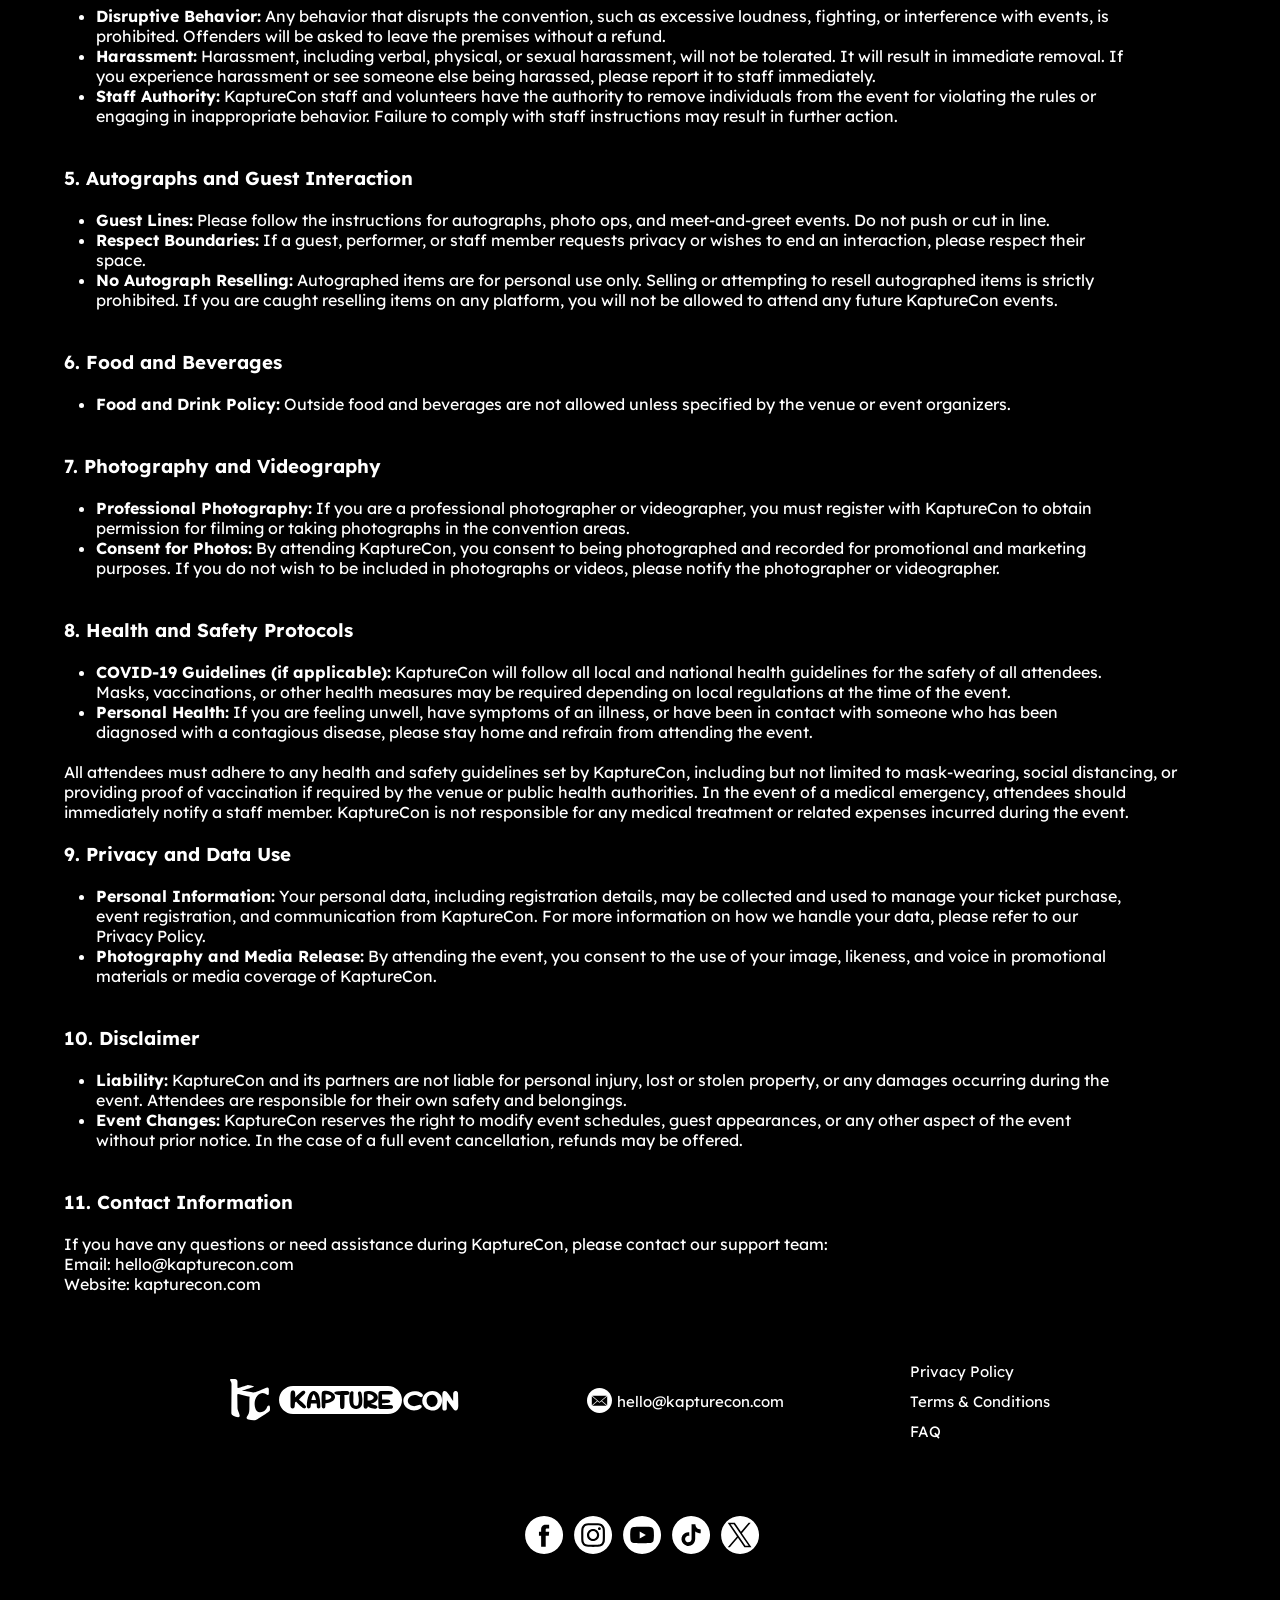
<file: about/terms-conditions.html>
<!DOCTYPE html>
<html>
<head>
        <!-- Google tag (gtag.js) -->
        <script async src="https://www.googletagmanager.com/gtag/js?id=G-CYV78P86S7"></script>
        <script>
        window.dataLayer = window.dataLayer || [];
        function gtag(){dataLayer.push(arguments);}
        gtag('js', new Date());

        gtag('config', 'G-CYV78P86S7');
        </script>
        <title>KaptureCon</title>

        <meta name="viewport" content="width=device-width, initial-scale=1.0">
	<link rel="stylesheet" href="../static/pages/css/top-bar.css">
	<link rel="stylesheet" href="../static/pages/css/footer.css">

	<script src="../static/pages/js/sidebar-open-close.js"></script>
	<script src="../static/pages/js/nav-buttons.js"></script>

	<link rel="icon" type="image/x-icon" href="../static/pages/images/favicon.ico">

        <link rel="preconnect" href="https://fonts.googleapis.com">
        <link rel="preconnect" href="https://fonts.gstatic.com" crossorigin>
        <link href="https://fonts.googleapis.com/css2?family=Lexend:wght@100..900&display=swap" rel="stylesheet">
	<link href="https://fonts.googleapis.com/css2?family=Lexend:wght@100..900&family=Poppins:ital,wght@0,100;0,200;0,300;0,400;0,500;0,600;0,700;0,800;0,900;1,100;1,200;1,300;1,400;1,500;1,600;1,700;1,800;1,900&display=swap" rel="stylesheet">

        
	<link rel="stylesheet" href="../static/about/css/terms-conditions-style.css">

</head>

<body>

<!-- TOP BAR STARTS-->
	<div class="top-container">
                <header class="nav-bar">
                        <div class="nav-buttons">
				<div class="main-logo"><a href="../index.html"><img class="main-logo-img" src="../static/pages/images/KaptureCon-logo.svg" alt="Logo"></a></div>
				<div class="menu-bar" onclick="openSidebar()"><img src="../static/pages/images/menu-bar.png" alt="Menu Bar Icon" width="50"></div>
                                <div class="buttons">
					<div class="nav-btn"><a href="../index.html">Home</a></div>
					<div class="nav-btn"><a href="../tickets.html">Tickets</a></div>
					<div class="nav-btn event-btn"><a href="../events.html">Events &#x25BE;</a>
                                                <div class="dropdown-content">
                                                        <a href="../events/schedule.html">Event Calendar</a>
                                                        <a href="../events/event-description.html">Event Details</a>
                                                </div>
					</div>
					<div class="nav-btn extra-links-btn"><a href="../about.html">About &#x25BE;</a>
						<div class="dropdown-content">
							<a href="../about.html">About Us</a>
							<a href="private-policy.html">Privacy Policy</a>
							<a href="terms-conditions.html">Terms & Conditions</a>
<!--							<a href="#">Cookies Notice</a>
							<a href="#">Contact Info</a>
-->							<a href="FAQ.html">FAQ</a>
						</div>
					</div>
					<div class="nav-btn"><a href="../merch.html">Merch</a></div>
                                </div>
				<div class="social-icons">
					<a href="https://www.facebook.com/people/KaptureCon/61565751746950/?profile_tab_item_selected=about"><img src="../static/pages/images/facebook-icon.svg" alt="Facebook icon"></a>
                                        <a href="https://www.instagram.com/kapturecon/"><img src="../static/pages/images/insta-icon.svg" alt="Instagram icon"></a>
                                        <a href="https://www.youtube.com/channel/UC3f2uINnipZ0f2Ry10FdnpQ"><img src="../static/pages/images/youtube-icon.svg" alt="Youtube icon"></a>
                                        <a href="https://www.tiktok.com/@kapturecon"><img src="../static/pages/images/tiktok-icon.svg" alt="Tiktok icon"></a>
                                        <a href="https://x.com/KaptureCon"><img src="../static/pages/images/x-icon.svg" alt="x icon"></a>
                                </div>
                        </div>
                </header>

                <div class="sidebar" id="sidebar">
                        <div class="top-panel">
				<div class="close-button" id="close-button" onclick="closeSidebar()">&times;</div>
                        </div>
                        <div class="sidebar-links">
				<div class="side-btn"><a href="../index.html">Home</a></div>
                                <div class="side-btn"><a href="../tickets.html">Tickets</a></div>
                                <div class="side-btn event-side-links"><a href="../events.html">Events</a>
                                	<div class="side-dropdown-content">
	                                       	<a href="../events/schedule.html">Event Calendar</a>
                                		<a href="../events/event-description.html">Event Details</a>
                                	</div>
				</div>
                                <div class="side-btn side-extra-links"><a href="../about.html">About</a>
					<div class="side-dropdown-content">
                                                        <a href="private-policy.html">Privacy Policy</a>
                                                        <a href="terms-conditions.html">Terms & Conditions</a>
<!--                                                        <a href="#">Cookies Notice</a>
                                                        <a href="#">Contact Info</a>
-->                                                        <a href="FAQ.html">FAQ</a>
					</div>
				</div>
				<div class="side-btn"><a href="../merch.html">Merch</a></div>
                                <div class="sidebar-social-icons">
					<a href="https://www.facebook.com/people/KaptureCon/61565751746950/?profile_tab_item_selected=about"><img src="../static/pages/images/facebook-icon.svg" alt="Facebook icon"></a>
                                        <a href="https://www.instagram.com/kapturecon/"><img src="../static/pages/images/insta-icon.svg" alt="Instagram icon"></a>
                                        <a href="https://www.youtube.com/channel/UC3f2uINnipZ0f2Ry10FdnpQ"><img src="../static/pages/images/youtube-icon.svg" alt="Youtube icon"></a>
                                        <a href="https://www.tiktok.com/@kapturecon"><img src="../static/pages/images/tiktok-icon.svg" alt="Tiktok icon"></a>
                                        <a href="https://x.com/KaptureCon"><img src="../static/pages/images/x-icon.svg" alt="x icon"></a>
                                </div>
                        </div>
                </div>
                <div class="dark-background" id="dark-background"></div>
	</div>
<!-- TOP BAR ENDS -->
<!-- MIDDLE SECTION STARTS -->
	<div class="block-body">
		

    <div class="container-terms">
        <br><br>
        <h1 class="header">
            KaptureCon Terms and Conditions
        </h1>
        <br><br>
        <div class="text">
            Effective Date: February 5th 2025
            <br><br>
            Welcome to KaptureCon! We strive to provide a fun, safe, and respectful environment for all attendees. By attending KaptureCon, you agree to abide by the following rules and policies. The following are the terms of use that govern your use of KaptureCon’s site and applications. By accessing our website or attending any of our events, you agree to comply with these terms and conditions.
            <br><br>
            We have the right to make changes to these terms and conditions at any time. Any changes that we make will be in effect the moment we post the revised version on the website. 
            <br><br>
            <h3>1. Code of Conduct</h3>
            <br>
            To ensure that everyone has a positive experience, we ask all attendees to follow these guidelines:
            <br><br>
            <div class="list">
                <ul>
                    <li><b>Respect Others:</b> Treat all attendees, staff, volunteers, and guests with respect. Harassment, discrimination, or any form of inappropriate behavior will not be tolerated.</li>
                    <li><b>Cosplay & Attire:</b> Costumes and cosplay are welcome, but they must be appropriate for all audiences. Clothing and costumes that are offensive, excessively revealing, or contain inappropriate language or imagery are prohibited.</li>
                    <li><b>Photography and Recording:</b> Please ask for permission before taking photos or videos of other attendees. If an individual or guest requests no photos, respect their wishes.</li>
                    <li><b>Be Mindful:</b> Be mindful of your noise levels and mindful of your surroundings. </li>
                </ul>
            </div>
            <br><br>
            KaptureCon is committed to providing a safe and enjoyable experience for all attendees. Harassment, discrimination, or any form of rude or disruptive behavior will not be tolerated. Attendees must follow instructions of staff and security at all times. Anyone violating these rules may be removed from the event without a refund.
            <br><br>
            <h3>2. Ticketing and Registration</h3>
            <br>
            <div class="list">
                <ul>
                    <li><b>Convention Ticket Purchase:</b> Tickets are non-refundable but transfers are allowed. If a ticket transfer is needed, please contact KaptureCon via email at hello@kapturecon.com with all necessary information. Please verify and double check before purchasing all tickets.</li>
                    <li><b>Convention Ticket Access:</b> If you lose access to your convention ticket, please contact KaptureCon support via email at hello@kapturecon.com immediately. We may require proof of identity and ticket purchase to resolve the issue.</li>
                    <li><b>Concert Ticket Purchase:</b> For all tickets purchased through TicketMaster, if there are any questions or concerns, please contact TicketMaster support immediately.</li>
                    <li><b>Concert Ticket Access:</b> If you lose access to your concert ticket, please contact TicketMaster support immediately.</li>
                    <li><b>Minors:</b> Children aged 12 or under must be accompanied by an adult at all times. Children aged 13 -17 do not require parent supervision but parents are highly encouraged to accompany their children. Parents/guardians are responsible for their children’s behavior and safety.</li>
                    <li><b>Third Party Sales:</b> There may be third party websites and social media postings that offer the unauthorized sale of various event tickets - PLEASE BE MINDFUL OF SCAMMERS AND COUNTERFEIT TICKETS! We strongly discourage the purchase of tickets from any third party. The ticket will be confiscated if found in possession of a counterfeit ticket, and you will not be allowed to enter the KaptureCon area without exception. We are not liable for the actions of a third party.</li>
                </ul>
            </div>
            <br><br>
            <h3>3. Safety and Security</h3>
            <br>
            <div class="list">
                <ul>
                    <li><b>Bag Checks: </b></li>
                        <div class="list">
                        <ul>
                            <li>Bags that measure no larger than 12″ x 12″ x 6″ are permitted. Backpacks are not permitted. All parcels and bags being brought into The National Press Club are subject to inspection. All bags, backpacks, and purses are subject to search at entry points for safety reasons. Please cooperate with security staff.</li>
                        </ul>
                        </div>
                    <li><b>Emergency Procedures:</b> Familiarize yourself with the venue's emergency exits and procedures. In case of an emergency, follow instructions from staff and security personnel.</li>
                    <li><b>Prohibited Items:</b> The following items are not allowed on the premises:</li>
                        <div class="list">
                        <ul>
                            <li>Weapons of any kind, including mace, pepper spray, knives, sharp objects, bats, clubs, tasers, etc.</li>
                            <li>Bags larger than 12″ x 12″ x 6″ and backpacks of all sizes are prohibited </li>
                            <li>Professional camera equipment (e.g., detachable lens; lens greater than 3”; external flash; monopods; bipods; tripods; etc.) </li>
                            <li>Laser pointers or flashlights </li>
                            <li>Illegal drugs/substances </li>
                            <li>Outside alcohol </li>
                            <li>Fireworks, missile-like objects, Frisbees, and any other form of projectiles</li>
                            <li>Outside food and beverages (excluding water bottles for the convention)</li>
                        </ul>
                        </div>
                    <li><b>Lost and Found:</b> Please report any lost items to the KaptureCon Lost and Found area by our registration table. Unclaimed items will be disposed of after the event.</li>
                </ul>
            </div>
            <br><br>
            <h3>4. Behavior and Enforcement</h3>
            <br>
            <div class="list">
                <ul>
                    <li><b>Disruptive Behavior:</b> Any behavior that disrupts the convention, such as excessive loudness, fighting, or interference with events, is prohibited. Offenders will be asked to leave the premises without a refund.</li>
                    <li><b>Harassment:</b> Harassment, including verbal, physical, or sexual harassment, will not be tolerated. It will result in immediate removal. If you experience harassment or see someone else being harassed, please report it to staff immediately.</li>
                    <li><b>Staff Authority:</b> KaptureCon staff and volunteers have the authority to remove individuals from the event for violating the rules or engaging in inappropriate behavior. Failure to comply with staff instructions may result in further action.</li>
                </ul>
            </div>
            <br><br>
            <h3>5. Autographs and Guest Interaction</h3>
            <br>
            <div class="list">
                <ul>
                    <li><b>Guest Lines:</b> Please follow the instructions for autographs, photo ops, and meet-and-greet events. Do not push or cut in line.</li>
                    <li><b>Respect Boundaries:</b> If a guest, performer, or staff member requests privacy or wishes to end an interaction, please respect their space.</li>
                    <li><b> No Autograph Reselling:</b> Autographed items are for personal use only. Selling or attempting to resell autographed items is strictly prohibited. If you are caught reselling items on any platform, you will not be allowed to attend any future KaptureCon events.</li>
                </ul>
            </div>
            <br><br>
            <h3>6. Food and Beverages</h3>
            <br>
            <div class="list">
                <ul>
                    <li><b>Food and Drink Policy:</b> Outside food and beverages are not allowed unless specified by the venue or event organizers. </li>
                </ul>
            </div>
            <br><br>
            <h3>7. Photography and Videography</h3>
            <br>
            <div class="list">
                <ul>
                    <li><b>Professional Photography:</b> If you are a professional photographer or videographer, you must register with KaptureCon to obtain permission for filming or taking photographs in the convention areas.</li>
                    <li><b>Consent for Photos:</b> By attending KaptureCon, you consent to being photographed and recorded for promotional and marketing purposes. If you do not wish to be included in photographs or videos, please notify the photographer or videographer.</li>
                </ul>
            </div>
            <br><br>
            <h3>8. Health and Safety Protocols</h3>
            <br>
            <div class="list">
                <ul>
                    <li><b>COVID-19 Guidelines (if applicable):</b> KaptureCon will follow all local and national health guidelines for the safety of all attendees. Masks, vaccinations, or other health measures may be required depending on local regulations at the time of the event.</li>
                    <li><b>Personal Health:</b> If you are feeling unwell, have symptoms of an illness, or have been in contact with someone who has been diagnosed with a contagious disease, please stay home and refrain from attending the event.</li>
                </ul>
            </div>
            <br>
            All attendees must adhere to any health and safety guidelines set by KaptureCon, including but not limited to mask-wearing, social distancing, or providing proof of vaccination if required by the venue or public health authorities. In the event of a medical emergency, attendees should immediately notify a staff member. KaptureCon is not responsible for any medical treatment or related expenses incurred during the event.
            <br><br>
            <h3>9. Privacy and Data Use</h3>
            <br>
            <div class="list">
                <ul>
                    <li><b>Personal Information:</b> Your personal data, including registration details, may be collected and used to manage your ticket purchase, event registration, and communication from KaptureCon. For more information on how we handle your data, please refer to our Privacy Policy.</li>
                    <li><b>Photography and Media Release:</b> By attending the event, you consent to the use of your image, likeness, and voice in promotional materials or media coverage of KaptureCon.</li>
                </ul>
            </div>
            <br><br>
            <h3>10. Disclaimer</h3>
            <br>
            <div class="list">
                <ul>
                    <li><b>Liability:</b> KaptureCon and its partners are not liable for personal injury, lost or stolen property, or any damages occurring during the event. Attendees are responsible for their own safety and belongings.</li>
                    <li><b>Event Changes:</b> KaptureCon reserves the right to modify event schedules, guest appearances, or any other aspect of the event without prior notice. In the case of a full event cancellation, refunds may be offered.</li>
                </ul>
            </div>
            <br><br>
            <h3>11. Contact Information</h3>
            <br>
            If you have any questions or need assistance during KaptureCon, please contact our support team:<br>
            Email: hello@kapturecon.com<br>
            Website: kapturecon.com             
        </div>
    </div>

<script>
    document.addEventListener("DOMContentLoaded", function() {

    // Toggle Buttons - hide/show functioanlity
    const toggleButtons = document.querySelectorAll('.toggle-button');

    toggleButtons.forEach(button => {
            button.addEventListener('click', function() {
            const faqAnswer = this.closest('.faq-header').nextElementSibling; // Find the .faq-answer

            // Toggle the display of the answer
            faqAnswer.style.display = (faqAnswer.style.display === 'none' || faqAnswer.style.display === '') ? 'block' : 'none';

            // Change the image src
            const isOpen = faqAnswer.style.display === 'block';
            this.src = isOpen
                    ? '/static/about/images/FAQ/ic_up-arrow-drop-down.svg'
                    : '/static/about/images/FAQ/ic_down-arrow-drop-down@2x.svg';
            });
    });

    // Header buttons -- hide/show functionality
    const headerButtons = document.querySelectorAll('.header-button');

    headerButtons.forEach(button => {
            button.addEventListener('click', function () {
            // Find the `.faq-item` sibling of the `.header-button`
            const faqItem = this.parentElement.nextElementSibling;

            if (faqItem) {
                    // Determine if the `.faq-item` is visible
                    const isOpen = faqItem.style.display === 'block' || faqItem.style.display === '' || faqItem.style.display === null

                    // Toggle display of the `.faq-item`
                    faqItem.style.display = isOpen ? 'none' : 'block';

                    // Update the icon
                    this.src = isOpen
                    ? '/static/about/images/FAQ/ic_down-arrow-drop-down@2x.svg' // Closed state icon
                    : '/static/about/images/FAQ/ic_up-arrow-drop-down.svg'; // Open state icon
            }
            });
    });
    });
</script>



	</div>

<!-- MIDDLE SECTION ENDS -->
<!-- FOOTER STARTS -->

	<div class="footer">
			<div class="footer-container">
                        <div class="main-footer-content">
                                <a href="terms-conditions.html#">
				<div class="kc-footer-logo">
					<div class="kc-footer-icon"><img class="kc-footer-icon-img" src="../static/pages/images/footer-KC-icon.svg" alt="KaptureCon BW Logo Icon"></div>
					<div class="kc-footer-text"><img class="kc-footer-text-img" src="../static/pages/images/footer-KC-text.svg" alt="KaptureCon Bw Logo Text"></div>
                                </div>
				</a>
                                <div class="email-info">
					<div class="email-icon"><img class="email-icon-img" src="../static/pages/images/email-icon.svg" alt="Email Icon"></div>
                                        <div class="email-text">hello@kapturecon.com</div>
                                </div>
				<div class="extra-footer-text">
 					<a href="private-policy.html">Privacy Policy</a><br>
                                        <a href="terms-conditions.html">Terms & Conditions</a><br>
<!--                                    <a href="#">Cookies Notice</a><br>
					<a href="#">Contact Info</a><br>
-->					<a href="FAQ.html">FAQ</a>
                                </div>
                        </div>
                                <div class="footer-social-icons">
					<a href="https://www.facebook.com/people/KaptureCon/61565751746950/?profile_tab_item_selected=about"><img src="../static/pages/images/facebook-icon.svg" alt="Facebook icon"></a>
					<a href="https://www.instagram.com/kapturecon/"><img src="../static/pages/images/insta-icon.svg" alt="Instagram icon"></a>
					<a href="https://www.youtube.com/channel/UC3f2uINnipZ0f2Ry10FdnpQ"><img src="../static/pages/images/youtube-icon.svg" alt="Youtube icon"></a>
					<a href="https://www.tiktok.com/@kapturecon"><img src="../static/pages/images/tiktok-icon.svg" alt="Tiktok icon"></a>
					<a href="https://x.com/KaptureCon"><img src="../static/pages/images/x-icon.svg" alt="x icon"></a>
                                </div>
			</div>
		</div>

<!-- FOOTER ENDS -->
</body>
</file>
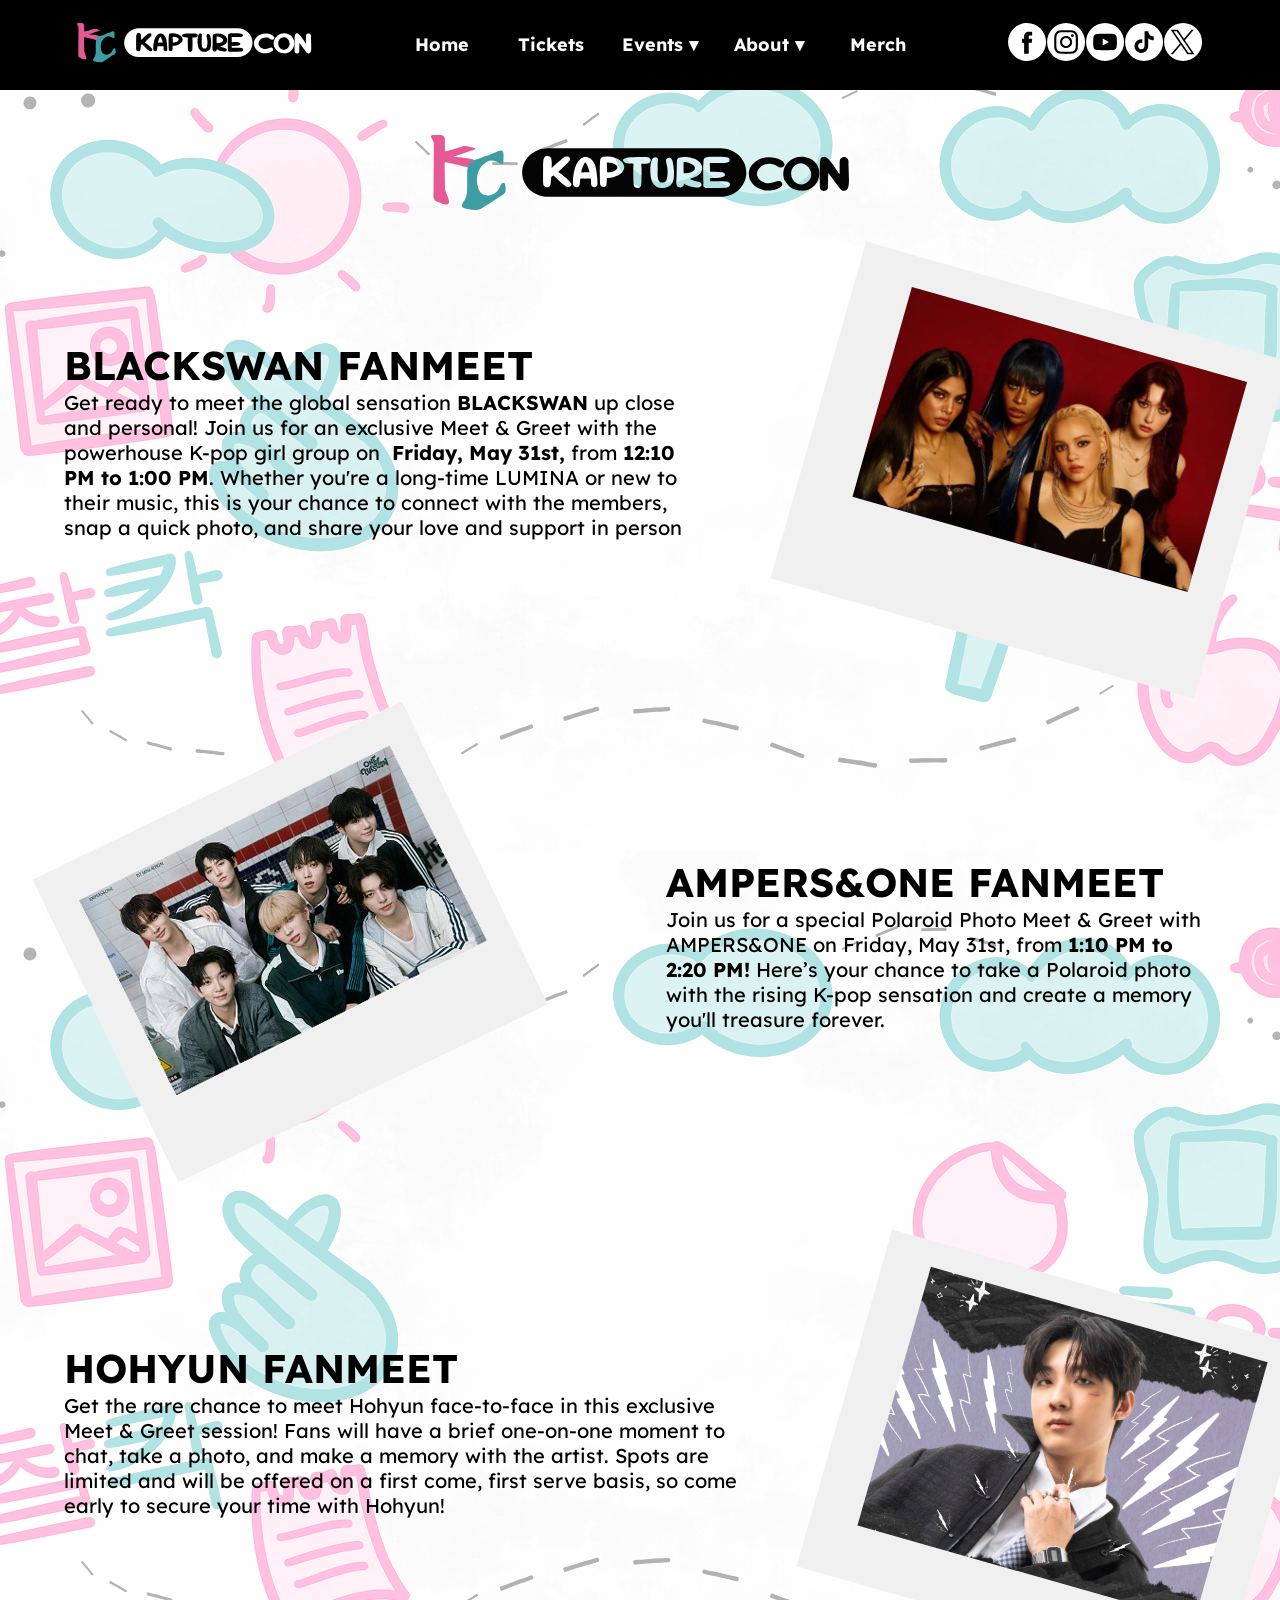
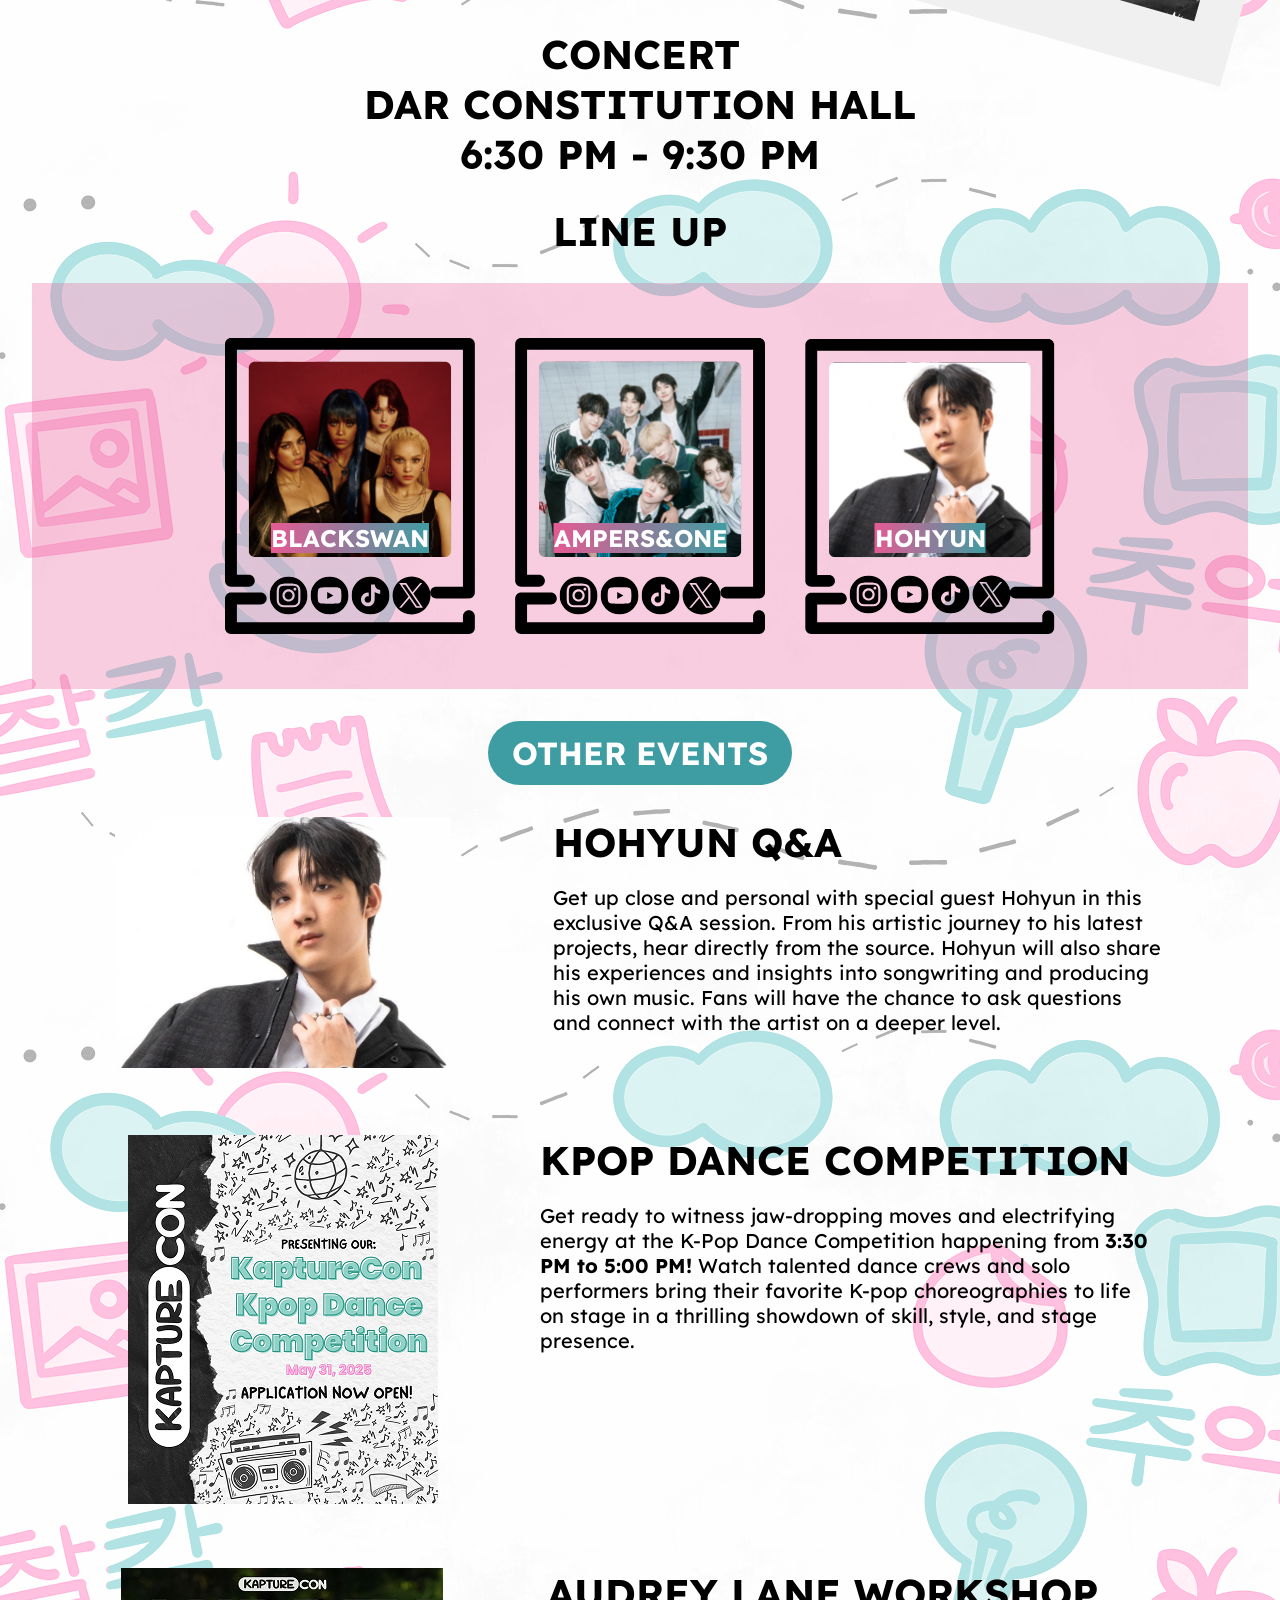
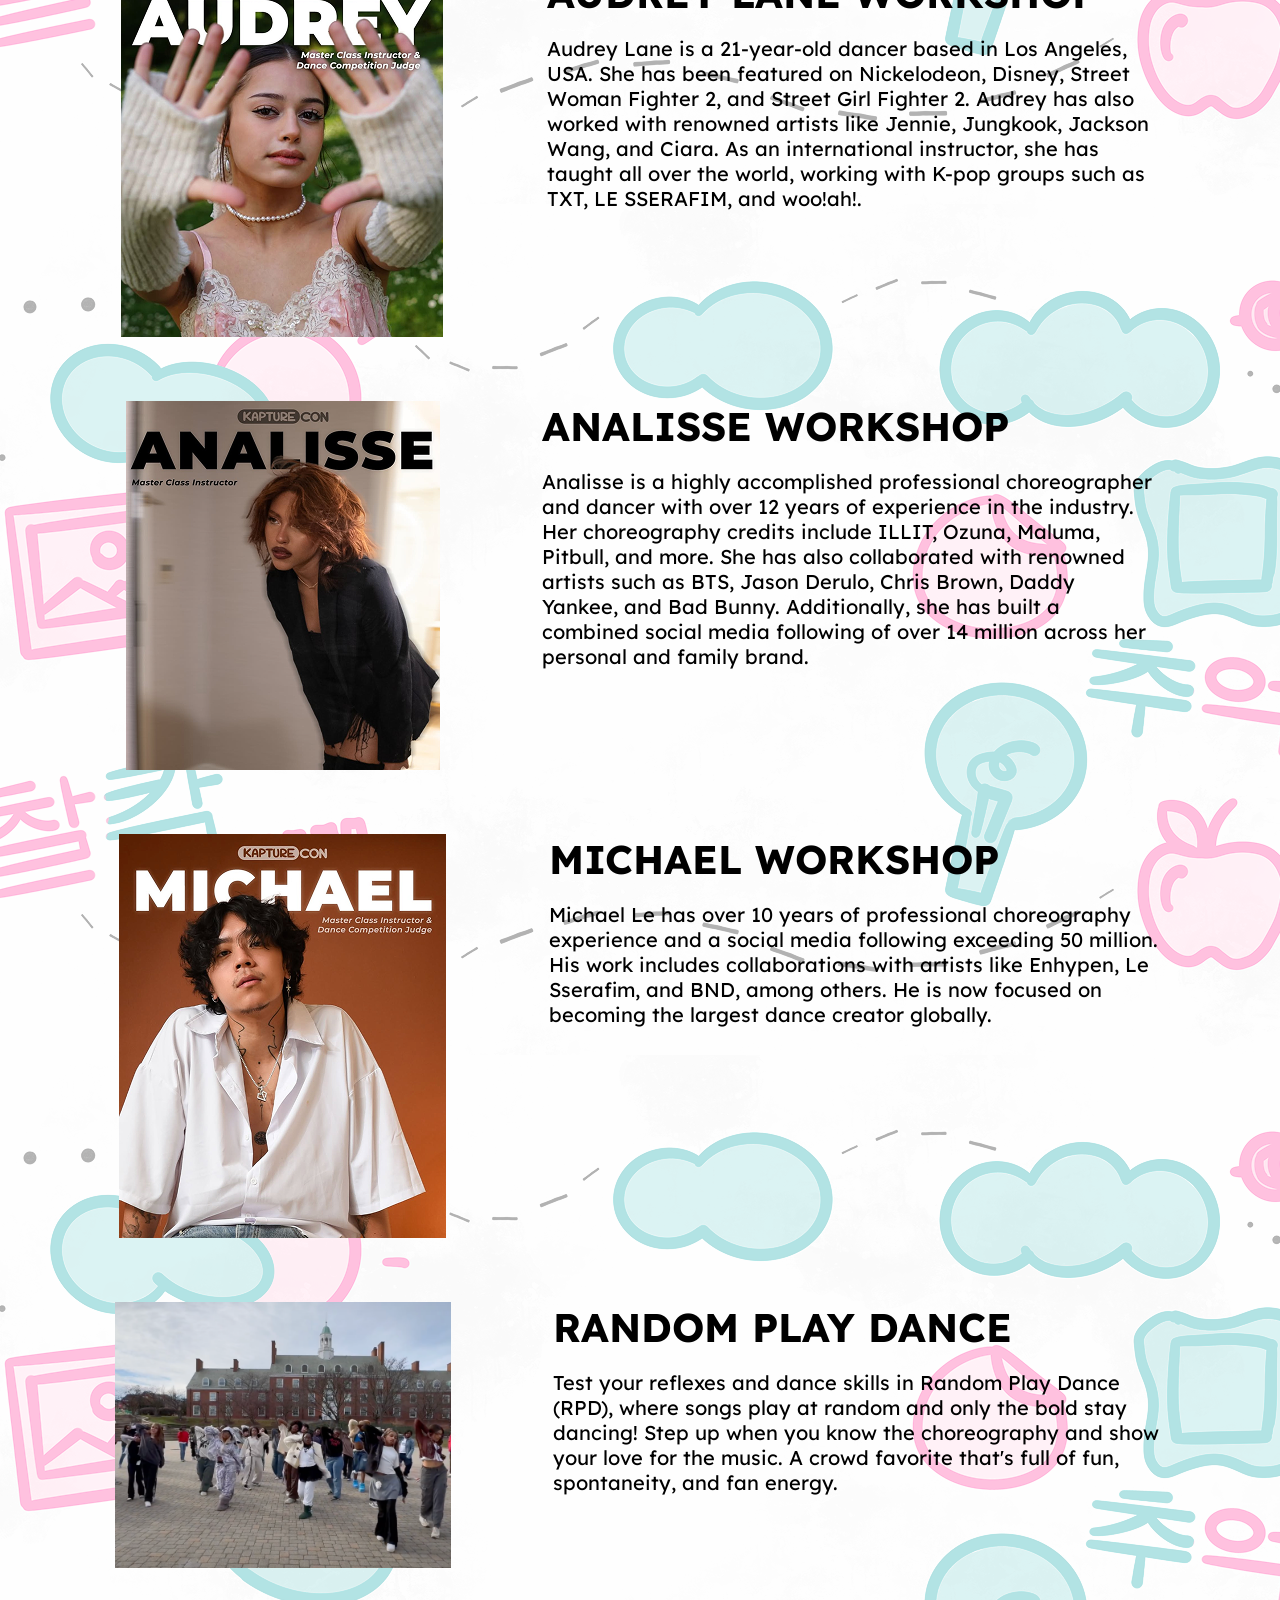
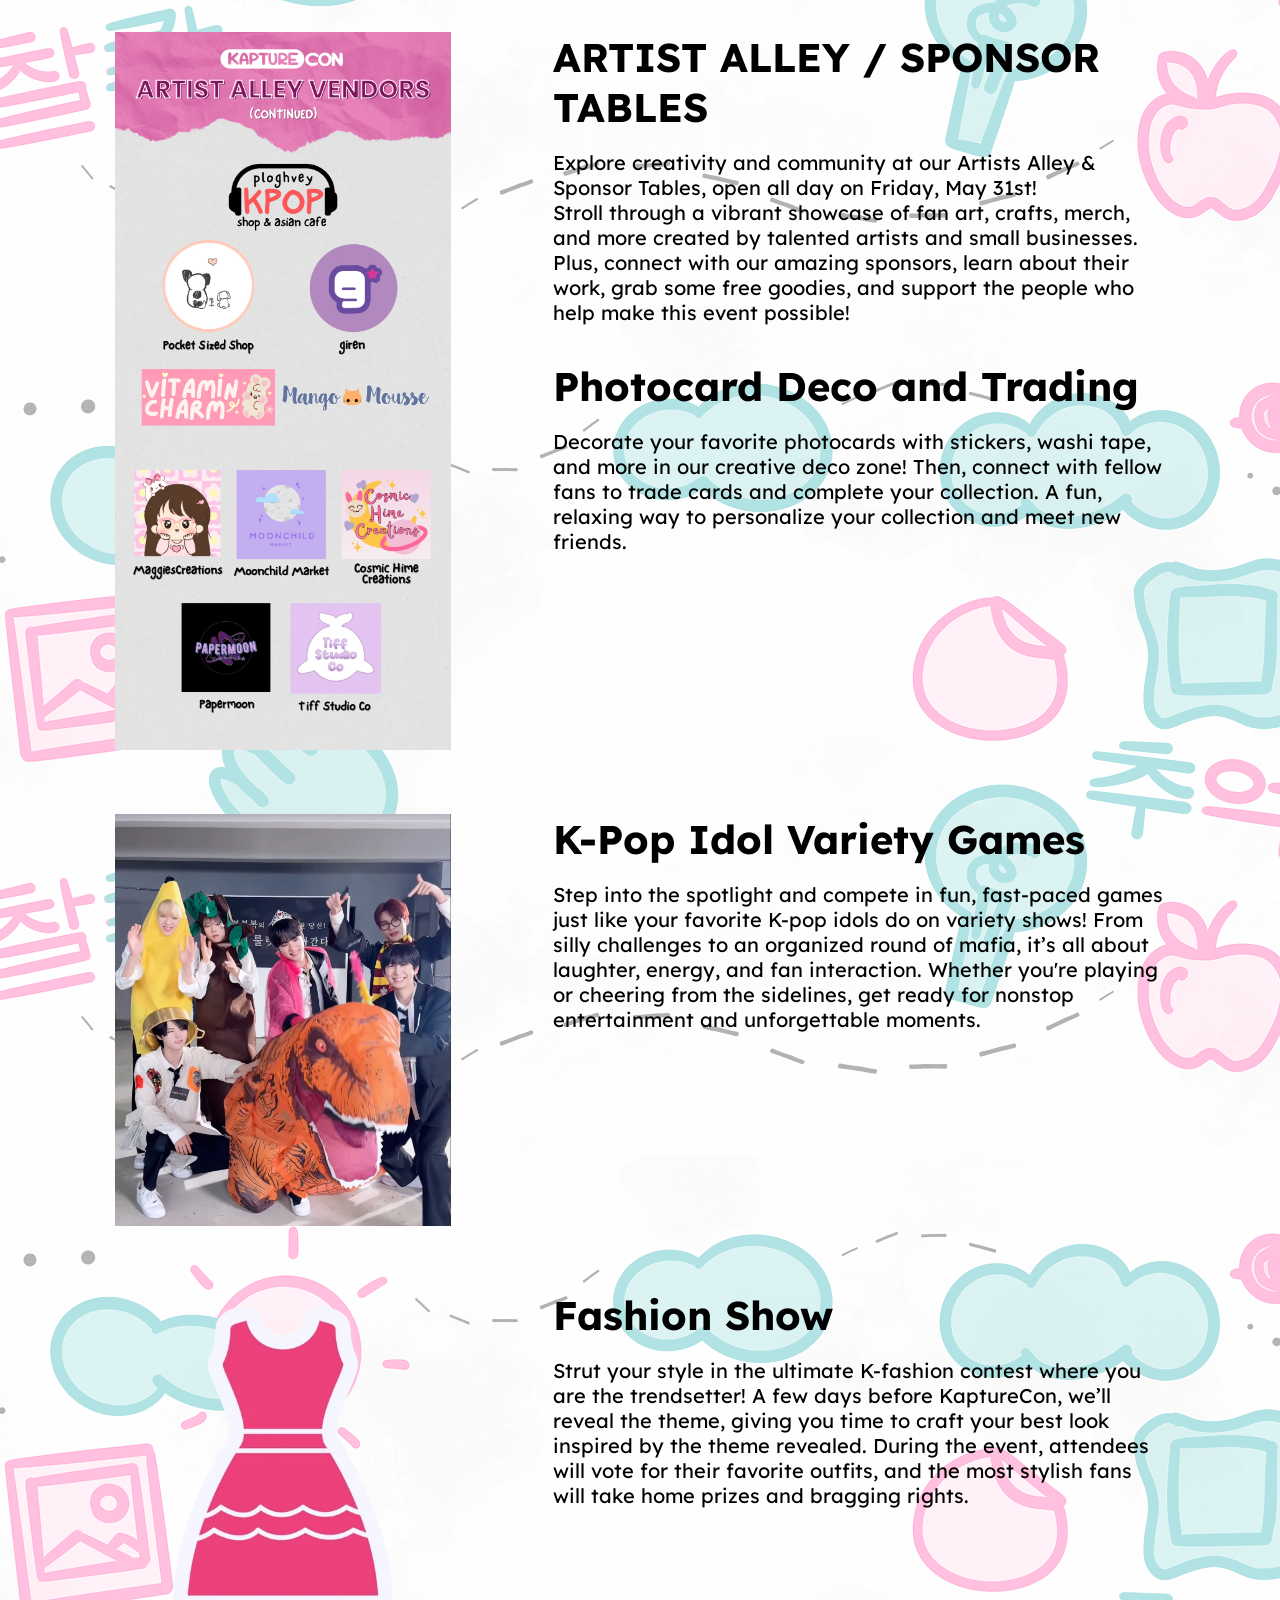
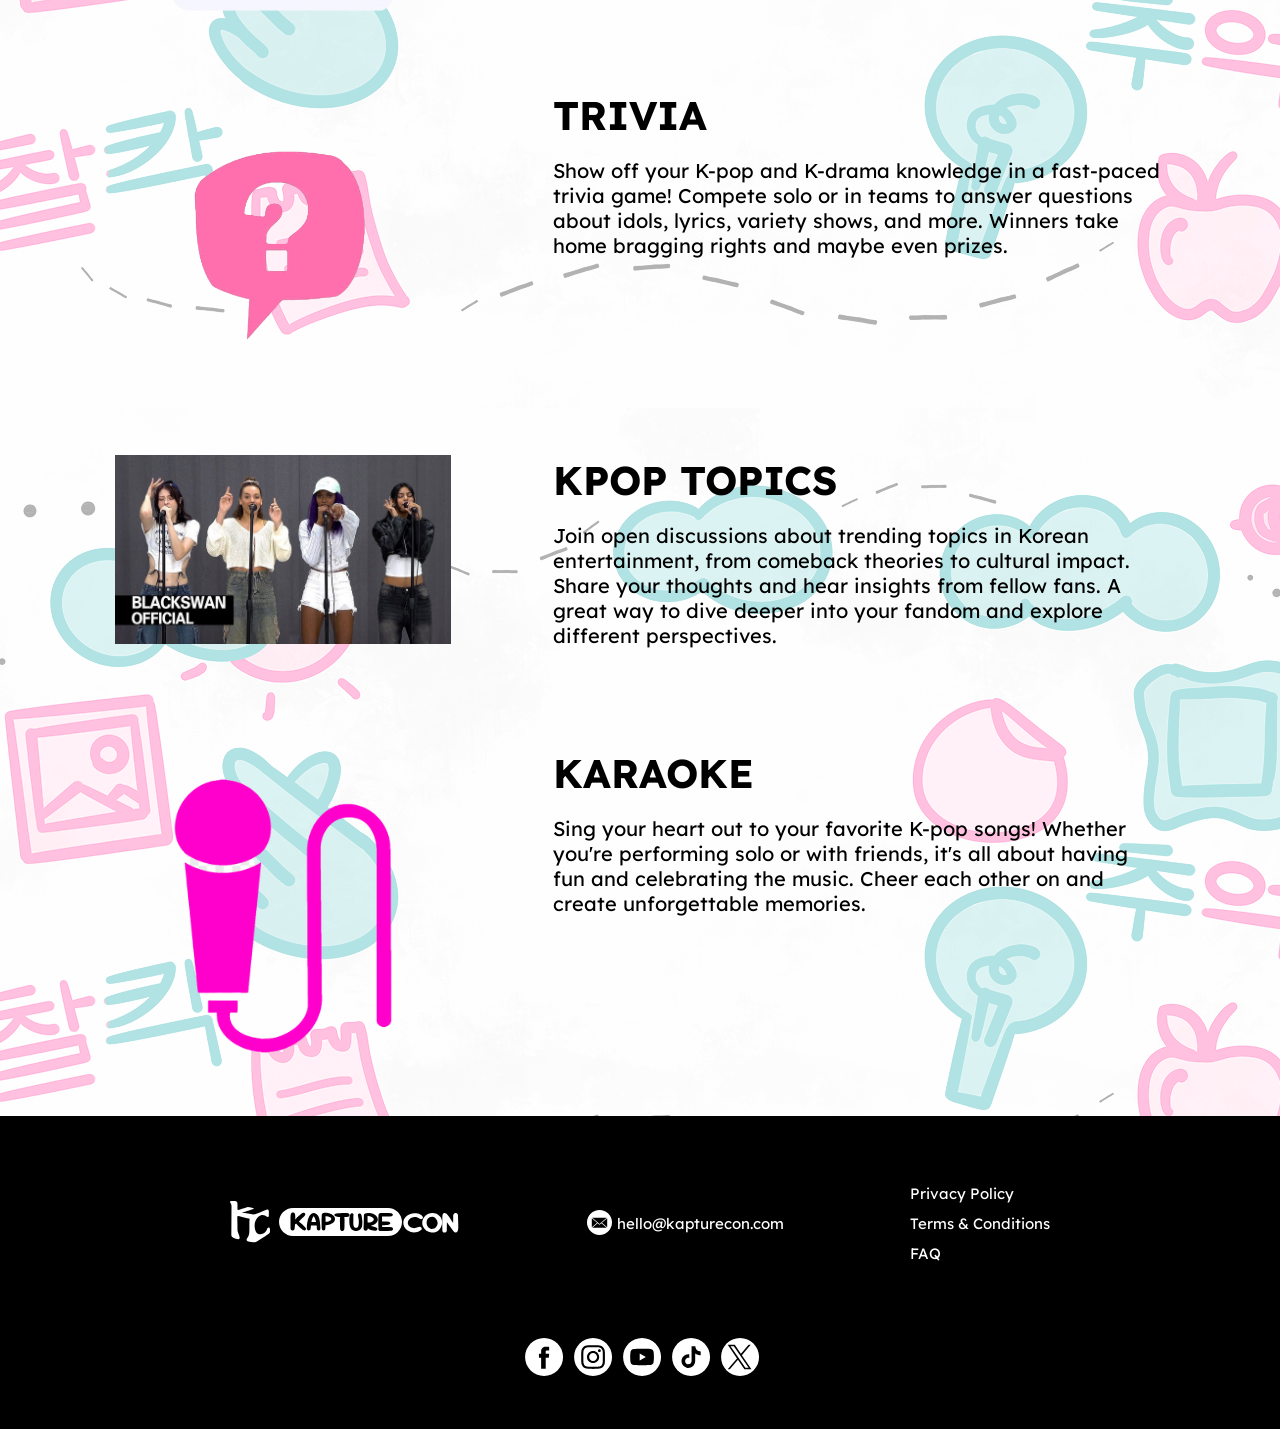
<file: events/event-description.html>
<!DOCTYPE html>
<html>
<head>
        <!-- Google tag (gtag.js) -->
        <script async src="https://www.googletagmanager.com/gtag/js?id=G-CYV78P86S7"></script>
        <script>
        window.dataLayer = window.dataLayer || [];
        function gtag(){dataLayer.push(arguments);}
        gtag('js', new Date());

        gtag('config', 'G-CYV78P86S7');
        </script>
        <title>KaptureCon</title>

        <meta name="viewport" content="width=device-width, initial-scale=1.0">
	<link rel="stylesheet" href="../static/pages/css/top-bar.css">
	<link rel="stylesheet" href="../static/pages/css/footer.css">

	<script src="../static/pages/js/sidebar-open-close.js"></script>
	<script src="../static/pages/js/nav-buttons.js"></script>

	<link rel="icon" type="image/x-icon" href="../static/pages/images/favicon.ico">

        <link rel="preconnect" href="https://fonts.googleapis.com">
        <link rel="preconnect" href="https://fonts.gstatic.com" crossorigin>
        <link href="https://fonts.googleapis.com/css2?family=Lexend:wght@100..900&display=swap" rel="stylesheet">
	<link href="https://fonts.googleapis.com/css2?family=Lexend:wght@100..900&family=Poppins:ital,wght@0,100;0,200;0,300;0,400;0,500;0,600;0,700;0,800;0,900;1,100;1,200;1,300;1,400;1,500;1,600;1,700;1,800;1,900&display=swap" rel="stylesheet">

        
	<link rel="stylesheet" href="../static/events/css/event-description.css">
	<link rel="stylesheet" href="../static/events/css/event-description-mobile.css">

</head>

<body>

<!-- TOP BAR STARTS-->
	<div class="top-container">
                <header class="nav-bar">
                        <div class="nav-buttons">
				<div class="main-logo"><a href="../index.html"><img class="main-logo-img" src="../static/pages/images/KaptureCon-logo.svg" alt="Logo"></a></div>
				<div class="menu-bar" onclick="openSidebar()"><img src="../static/pages/images/menu-bar.png" alt="Menu Bar Icon" width="50"></div>
                                <div class="buttons">
					<div class="nav-btn"><a href="../index.html">Home</a></div>
					<div class="nav-btn"><a href="../tickets.html">Tickets</a></div>
					<div class="nav-btn event-btn"><a href="../events.html">Events &#x25BE;</a>
                                                <div class="dropdown-content">
                                                        <a href="schedule.html">Event Calendar</a>
                                                        <a href="event-description.html">Event Details</a>
                                                </div>
					</div>
					<div class="nav-btn extra-links-btn"><a href="../about.html">About &#x25BE;</a>
						<div class="dropdown-content">
							<a href="../about.html">About Us</a>
							<a href="../about/private-policy.html">Privacy Policy</a>
							<a href="../about/terms-conditions.html">Terms & Conditions</a>
<!--							<a href="#">Cookies Notice</a>
							<a href="#">Contact Info</a>
-->							<a href="../about/FAQ.html">FAQ</a>
						</div>
					</div>
					<div class="nav-btn"><a href="../merch.html">Merch</a></div>
                                </div>
				<div class="social-icons">
					<a href="https://www.facebook.com/people/KaptureCon/61565751746950/?profile_tab_item_selected=about"><img src="../static/pages/images/facebook-icon.svg" alt="Facebook icon"></a>
                                        <a href="https://www.instagram.com/kapturecon/"><img src="../static/pages/images/insta-icon.svg" alt="Instagram icon"></a>
                                        <a href="https://www.youtube.com/channel/UC3f2uINnipZ0f2Ry10FdnpQ"><img src="../static/pages/images/youtube-icon.svg" alt="Youtube icon"></a>
                                        <a href="https://www.tiktok.com/@kapturecon"><img src="../static/pages/images/tiktok-icon.svg" alt="Tiktok icon"></a>
                                        <a href="https://x.com/KaptureCon"><img src="../static/pages/images/x-icon.svg" alt="x icon"></a>
                                </div>
                        </div>
                </header>

                <div class="sidebar" id="sidebar">
                        <div class="top-panel">
				<div class="close-button" id="close-button" onclick="closeSidebar()">&times;</div>
                        </div>
                        <div class="sidebar-links">
				<div class="side-btn"><a href="../index.html">Home</a></div>
                                <div class="side-btn"><a href="../tickets.html">Tickets</a></div>
                                <div class="side-btn event-side-links"><a href="../events.html">Events</a>
                                	<div class="side-dropdown-content">
	                                       	<a href="schedule.html">Event Calendar</a>
                                		<a href="event-description.html">Event Details</a>
                                	</div>
				</div>
                                <div class="side-btn side-extra-links"><a href="../about.html">About</a>
					<div class="side-dropdown-content">
                                                        <a href="../about/private-policy.html">Privacy Policy</a>
                                                        <a href="../about/terms-conditions.html">Terms & Conditions</a>
<!--                                                        <a href="#">Cookies Notice</a>
                                                        <a href="#">Contact Info</a>
-->                                                        <a href="../about/FAQ.html">FAQ</a>
					</div>
				</div>
				<div class="side-btn"><a href="../merch.html">Merch</a></div>
                                <div class="sidebar-social-icons">
					<a href="https://www.facebook.com/people/KaptureCon/61565751746950/?profile_tab_item_selected=about"><img src="../static/pages/images/facebook-icon.svg" alt="Facebook icon"></a>
                                        <a href="https://www.instagram.com/kapturecon/"><img src="../static/pages/images/insta-icon.svg" alt="Instagram icon"></a>
                                        <a href="https://www.youtube.com/channel/UC3f2uINnipZ0f2Ry10FdnpQ"><img src="../static/pages/images/youtube-icon.svg" alt="Youtube icon"></a>
                                        <a href="https://www.tiktok.com/@kapturecon"><img src="../static/pages/images/tiktok-icon.svg" alt="Tiktok icon"></a>
                                        <a href="https://x.com/KaptureCon"><img src="../static/pages/images/x-icon.svg" alt="x icon"></a>
                                </div>
                        </div>
                </div>
                <div class="dark-background" id="dark-background"></div>
	</div>
<!-- TOP BAR ENDS -->
<!-- MIDDLE SECTION STARTS -->
	<div class="block-body">
		

<body>
    <div class="logo-header">
        <img class="kc-logo" src="../static/events/images/event-description/KClogo.svg">
        <img class="kc-text" src="../static/events/images/event-description/KCtext.svg">
    </div>

  <section id="blackswan-meet-greet">
    <div class="blackswan-meet-greet-text">
        <h2>BLACKSWAN FANMEET</h2>
        <p>Get ready to meet the global sensation <b>BLACKSWAN</b> up close and personal! 
            Join us for an exclusive Meet & Greet with the powerhouse K-pop girl group on
             <b>Friday, May 31st,</b> from <b>12:10 PM to 1:00 PM</b>. 
            Whether you're a long-time LUMINA or new to their music, this is your chance to connect with 
            the members, snap a quick photo, and share your love and support in person</p>
    </div>
    <div class="blackswan-photo-rect">
        <div class="blackswan-photo-background"></div>
        <img class="blackswan-photo" src="../static/events/images/event-description/blackswan.svg">
    </div>
  </section>

  <section id="ampersandone-meet-greet">
    <div class="ampersandone-photo-rect">
        <img class="ampersandone-photo" src="../static/events/images/event-description/ampers&amp;one.png">
    </div>
    <div class="ampersandone-meet-greet-text">
        <h2>AMPERS&ONE FANMEET</h2>
        <p>Join us for a special Polaroid Photo Meet & Greet with AMPERS&ONE on Friday,
             May 31st, from <b>1:10 PM to 2:20 PM!</b> Here’s your chance to take a Polaroid photo
              with the rising K-pop sensation and create a memory you'll treasure forever.</p>
    </div>
  </section>

  <section id="hohyun-meet-greet">
    <div class="hohyun-meet-greet-text">
        <h2>HOHYUN FANMEET</h2>
        <p>Get the rare chance to meet Hohyun face-to-face in this exclusive Meet & Greet session! Fans will have a brief one-on-one moment to chat, 
            take a photo, and make a memory with the artist. Spots are limited and will be offered on a first come, first serve basis, so come early to 
            secure your time with Hohyun!</p>
    </div>
    <div class="hohyun-photo-rect">
        <div class="hohyun-photo-background"></div>
        <img class="hohyun-photo" src="../static/events/images/event-description/hohyun.png">
    </div>
  </section>

  <section id="concert">
    <h2>CONCERT</h2>
    <h2>DAR CONSTITUTION HALL</h2>
    <h2>6:30 PM - 9:30 PM</h2>
    <h2 class="lineup-text">LINE UP</h2>
    <div class="concert-artists">
        <div class="blackswan-box">
            <img class="artist-box" src="../static/events/images/event-description/blackswan-outline.svg">
            <div class="box-label">BLACKSWAN</div>
            <div class="artist-socials">
                <a href="https://www.instagram.com/blackswan___official/?hl=en" class="insta-button">
                    <img src="../static/events/images/event-description/instagram-button.svg" alt="instagram icon" class="insta-icon">
                </a>
                <a href="https://www.youtube.com/channel/UCJFFWX6gUh1fdcGFGSvthQg" class="yt-button">
                    <img src="../static/events/images/event-description/youtube-button.svg" alt="youtube button" class="yt-icon">
                </a>
                <a href="https://www.tiktok.com/@blackswan__official?lang=en" class="tt-button">
                    <img src="../static/events/images/event-description/tiktok-button.svg" alt="tiktok button" class="tt-icon">
                </a>
                <a href="https://twitter.com/blackswan_drent" class="x-button">
                    <img src="../static/events/images/event-description/x-button.svg" alt="x button" class="x-icon">
                </a>
            </div>
        </div>
        <div class="ampersandone-box">
            <img class="artist-box" src="../static/events/images/event-description/ampers&amp;one-outline.svg">
            <div class="box-label">AMPERS&ONE</div>
            <div class="artist-socials">
                <a href="https://www.instagram.com/ampersandone_official/?hl=en" class="insta-button">
                    <img src="../static/events/images/event-description/instagram-button.svg" alt="instagram icon" class="insta-icon">
                </a>
                <a href="https://www.youtube.com/@AMPERSANDONE" class="yt-button">
                    <img src="../static/events/images/event-description/youtube-button.svg" alt="youtube button" class="yt-icon">
                </a>
                <a href="https://www.tiktok.com/@ampersandone?lang=en" class="tt-button">
                    <img src="../static/events/images/event-description/tiktok-button.svg" alt="tiktok button" class="tt-icon">
                </a>
                <a href="https://x.com/_AMPERSANDONE_" class="x-button">
                    <img src="../static/events/images/event-description/x-button.svg" alt="x button" class="x-icon">
                </a>
            </div>
        </div>
        <div class="hohyun-box">
            <img class="artist-box" src="../static/events/images/event-description/hohyun-outline.svg">
            <div class="box-label">HOHYUN</div>
            <div class="artist-socials">
                <a href="https://www.instagram.com/itshohyun/?hl=en" class="insta-button">
                    <img src="../static/events/images/event-description/instagram-button.svg" alt="instagram icon" class="insta-icon">
                </a>
                <a href="https://www.youtube.com/@HOHYUN" class="yt-button">
                    <img src="../static/events/images/event-description/youtube-button.svg" alt="youtube button" class="yt-icon">
                </a>
                <a href="https://www.tiktok.com/@itshohyun" class="tt-button">
                    <img src="../static/events/images/event-description/tiktok-button.svg" alt="tiktok button" class="tt-icon">
                </a>
                <a href="https://x.com/itshohyun" class="x-button">
                    <img src="../static/events/images/event-description/x-button.svg" alt="x button" class="x-icon">
                </a>
            </div>
        </div>
    </div>
  </section>

  <div class="other-events">OTHER EVENTS</div>

  <section id="hohyun-QnA">
    <img class="event-graphic" src="../static/events/images/event-description/hohyun-qna.jpg">
    <div class="event-text">
        <h2 class="event-title">HOHYUN Q&A</h2>
        <p class="event-desc">Get up close and personal with special guest Hohyun in this exclusive Q&A session. From his artistic journey to his latest projects, 
            hear directly from the source. Hohyun will also share his experiences and insights into songwriting and producing his own music. Fans will have the 
            chance to ask questions and connect with the artist on a deeper level.</p>
    </div>
  </section>

  <section id="kpop-dance-competition">
    <img class="event-graphic" src="../static/events/images/event-description/dance-comp-graphic.png">
    <div class="event-text">
        <h2 class="event-title">KPOP DANCE COMPETITION</h2>
        <p class="event-desc">Get ready to witness jaw-dropping moves and electrifying energy at the K-Pop Dance Competition happening
            from <b>3:30 PM to 5:00 PM!</b> Watch talented dance crews and solo performers bring 
            their favorite K-pop choreographies to life on stage in a thrilling showdown of skill, style, and stage presence.</p>
    </div>
  </section>

  <section id="audrey-lane-workshop">
    <img class="event-graphic" src="../static/events/images/event-description/audrey-lane-workshop.png">
    <div class="event-text">
        <h2 class="event-title">AUDREY LANE WORKSHOP</h2>
        <p class="event-desc">Audrey Lane is a 21-year-old dancer based in Los Angeles, USA. She has been featured on Nickelodeon, Disney,
             Street Woman Fighter 2, and Street Girl Fighter 2. Audrey has also worked with renowned artists like Jennie, Jungkook,
              Jackson Wang, and Ciara. As an international instructor, she has taught all over the world, working with K-pop groups
               such as TXT, LE SSERAFIM, and woo!ah!.</p>
    </div>
  </section>

  <section id="analisse-workshop">
    <img class="event-graphic" src="../static/events/images/event-description/analisse-workshop.png">
    <div class="event-text">
        <h2 class="event-title">ANALISSE WORKSHOP</h2>
        <p class="event-desc">Analisse is a highly accomplished professional choreographer and dancer with over 12 years of experience in the
             industry. Her choreography credits include ILLIT, Ozuna, Maluma, Pitbull, and more. She has also collaborated with renowned artists 
             such as BTS, Jason Derulo, Chris Brown, Daddy Yankee, and Bad Bunny. Additionally, she has built a combined social media following of
              over 14 million across her personal and family brand.</p>
    </div>
  </section>

  <section id="michael-workshop">
    <img class="event-graphic" src="../static/events/images/event-description/michael-workshop.png">
    <div class="event-text">
        <h2 class="event-title">MICHAEL WORKSHOP</h2>
        <p class="event-desc">Michael Le has over 10 years of professional choreography experience and a social media following exceeding 50 million.
             His work includes collaborations with artists like Enhypen, Le Sserafim, and BND, among others. He is now focused on becoming the largest
              dance creator globally.</p>
    </div>
  </section>

  <section id="random-play-dance">
    <img class="event-graphic" src="../static/events/images/event-description/rpd-photo-2.png">
    <div class="event-text">
        <h2 class="event-title">RANDOM PLAY DANCE</h2>
        <p class="event-desc">Test your reflexes and dance skills in Random Play Dance (RPD), where songs play at random and only the bold stay dancing! 
            Step up when you know the choreography and show your love for the music. A crowd favorite that's full of fun, spontaneity, and fan energy.
        </p>
    </div>
  </section>

  <section id="artist-alley-sponsor-tables">
    <img class="event-graphic" src="../static/events/images/event-description/merged-artist-alley-2.png">
    <div class="event-text">
        <h2 class="event-title">ARTIST ALLEY / SPONSOR TABLES</h2>
        <p class="event-desc">Explore creativity and community at our Artists Alley & Sponsor Tables, open all day on Friday, May 31st! <br>
            Stroll through a vibrant showcase of fan art, crafts, merch, and more created by talented artists and small businesses. Plus, connect with our amazing sponsors,
             learn about their work, grab some free goodies, and support the people who help make this event possible!<br></p>
        <h2 class="event-title">Photocard Deco and Trading</h2>
        <p class="event-desc">Decorate your favorite photocards with stickers, washi tape, and more in our creative deco zone! Then, connect with fellow fans to 
            trade cards and complete your collection. A fun, relaxing way to personalize your collection and meet new friends.</p>
    </div>
  </section>

  <section id="variety-games">
    <img class="event-graphic" src="../static/events/images/event-description/games-activities-pic.png">
    <div class="event-text">
        <h2 class="event-title">K-Pop Idol Variety Games</h2>
        <p class="event-desc">Step into the spotlight and compete in fun, fast-paced games just like your favorite K-pop idols do on variety shows! 
            From silly challenges to an organized round of mafia, it’s all about laughter, energy, and fan interaction. Whether you're playing or cheering 
            from the sidelines, get ready for nonstop entertainment and unforgettable moments.</p>
    </div>
  </section>

  <section id="fashion-show">
    <img class="event-graphic" src="../static/events/images/event-description/pink-dress.png">
    <div class="event-text">
        <h2 class="event-title">Fashion Show</h2>
        <p class="event-desc">Strut your style in the ultimate K-fashion contest where you are the trendsetter! A few days before KaptureCon, we’ll reveal the 
            theme, giving you time to craft your best look inspired by the theme revealed. During the event, attendees will vote for their favorite outfits, and 
            the most stylish fans will take home prizes and bragging rights.</p>
    </div>
  </section>

  <section id="trivia">
    <img class="event-graphic" src="../static/events/images/event-description/trivia-pic.png">
    <div class="event-text">
        <h2 class="event-title">TRIVIA</h2>
        <p class="event-desc">Show off your K-pop and K-drama knowledge in a fast-paced trivia game! Compete solo or in teams to answer questions about idols, 
            lyrics, variety shows, and more. Winners take home bragging rights and maybe even prizes.</p>
    </div>
  </section>

  <section id="kpop-topics">
    <img class="event-graphic" src="../static/events/images/event-description/kpop-topic-pic.jpg">
    <div class="event-text">
        <h2 class="event-title">KPOP TOPICS</h2>
        <p class="event-desc">Join open discussions about trending topics in Korean entertainment, from comeback theories to cultural impact. 
            Share your thoughts and hear insights from fellow fans. A great way to dive deeper into your fandom and explore different perspectives.</p>
    </div>
  </section>

  <section id="karaoke">
    <img class="event-graphic" src="../static/events/images/event-description/karaoke-pic.png">
    <div class="event-text">
        <h2 class="event-title">KARAOKE</h2>
        <p class="event-desc">Sing your heart out to your favorite K-pop songs! Whether you're performing solo or with friends, it's all about having fun and 
            celebrating the music. Cheer each other on and create unforgettable memories.</p>
    </div>
  </section>


	</div>

<!-- MIDDLE SECTION ENDS -->
<!-- FOOTER STARTS -->

	<div class="footer">
			<div class="footer-container">
                        <div class="main-footer-content">
                                <a href="event-description.html#">
				<div class="kc-footer-logo">
					<div class="kc-footer-icon"><img class="kc-footer-icon-img" src="../static/pages/images/footer-KC-icon.svg" alt="KaptureCon BW Logo Icon"></div>
					<div class="kc-footer-text"><img class="kc-footer-text-img" src="../static/pages/images/footer-KC-text.svg" alt="KaptureCon Bw Logo Text"></div>
                                </div>
				</a>
                                <div class="email-info">
					<div class="email-icon"><img class="email-icon-img" src="../static/pages/images/email-icon.svg" alt="Email Icon"></div>
                                        <div class="email-text">hello@kapturecon.com</div>
                                </div>
				<div class="extra-footer-text">
 					<a href="../about/private-policy.html">Privacy Policy</a><br>
                                        <a href="../about/terms-conditions.html">Terms & Conditions</a><br>
<!--                                    <a href="#">Cookies Notice</a><br>
					<a href="#">Contact Info</a><br>
-->					<a href="../about/FAQ.html">FAQ</a>
                                </div>
                        </div>
                                <div class="footer-social-icons">
					<a href="https://www.facebook.com/people/KaptureCon/61565751746950/?profile_tab_item_selected=about"><img src="../static/pages/images/facebook-icon.svg" alt="Facebook icon"></a>
					<a href="https://www.instagram.com/kapturecon/"><img src="../static/pages/images/insta-icon.svg" alt="Instagram icon"></a>
					<a href="https://www.youtube.com/channel/UC3f2uINnipZ0f2Ry10FdnpQ"><img src="../static/pages/images/youtube-icon.svg" alt="Youtube icon"></a>
					<a href="https://www.tiktok.com/@kapturecon"><img src="../static/pages/images/tiktok-icon.svg" alt="Tiktok icon"></a>
					<a href="https://x.com/KaptureCon"><img src="../static/pages/images/x-icon.svg" alt="x icon"></a>
                                </div>
			</div>
		</div>

<!-- FOOTER ENDS -->
</body>
</file>
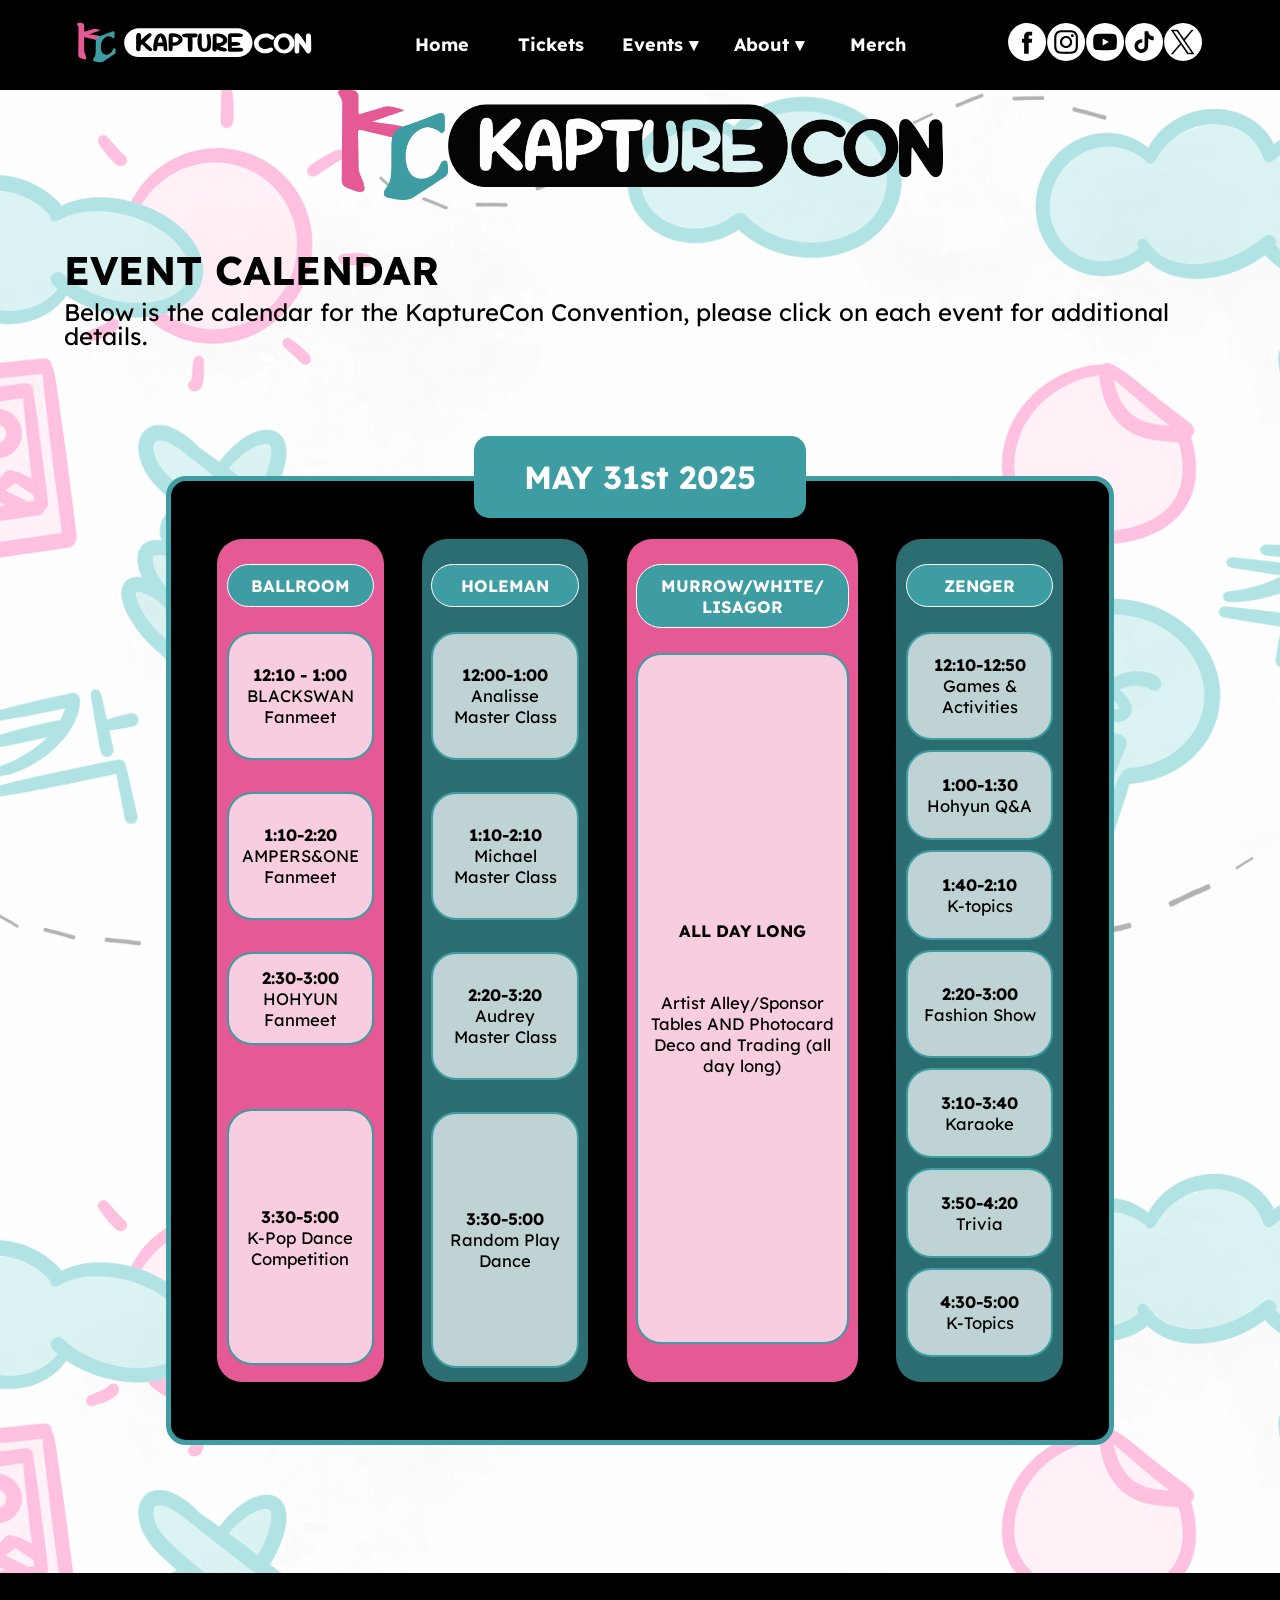
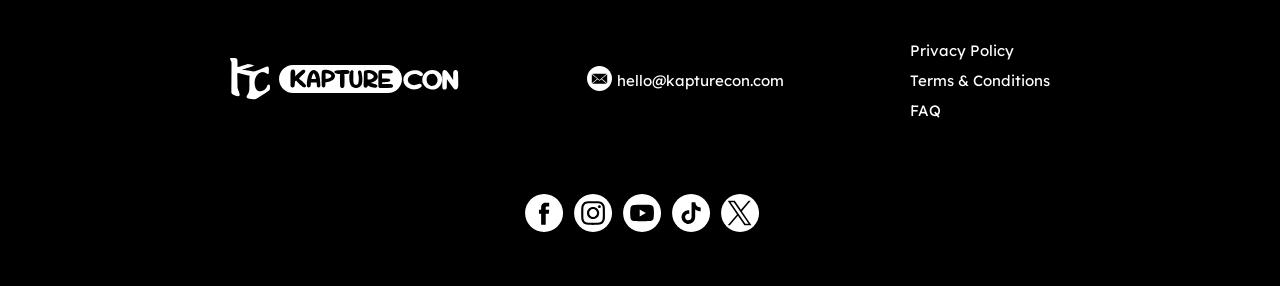
<file: events/schedule.html>
<!DOCTYPE html>
<html>
<head>
        <!-- Google tag (gtag.js) -->
        <script async src="https://www.googletagmanager.com/gtag/js?id=G-CYV78P86S7"></script>
        <script>
        window.dataLayer = window.dataLayer || [];
        function gtag(){dataLayer.push(arguments);}
        gtag('js', new Date());

        gtag('config', 'G-CYV78P86S7');
        </script>
        <title>KaptureCon</title>

        <meta name="viewport" content="width=device-width, initial-scale=1.0">
	<link rel="stylesheet" href="../static/pages/css/top-bar.css">
	<link rel="stylesheet" href="../static/pages/css/footer.css">

	<script src="../static/pages/js/sidebar-open-close.js"></script>
	<script src="../static/pages/js/nav-buttons.js"></script>

	<link rel="icon" type="image/x-icon" href="../static/pages/images/favicon.ico">

        <link rel="preconnect" href="https://fonts.googleapis.com">
        <link rel="preconnect" href="https://fonts.gstatic.com" crossorigin>
        <link href="https://fonts.googleapis.com/css2?family=Lexend:wght@100..900&display=swap" rel="stylesheet">
	<link href="https://fonts.googleapis.com/css2?family=Lexend:wght@100..900&family=Poppins:ital,wght@0,100;0,200;0,300;0,400;0,500;0,600;0,700;0,800;0,900;1,100;1,200;1,300;1,400;1,500;1,600;1,700;1,800;1,900&display=swap" rel="stylesheet">

        

	<link rel="stylesheet" href="../static/events/css/schedule-style.css">
    <link rel="stylesheet" href="../static/events/css/schedule-style-mobile.css">	


</head>

<body>

<!-- TOP BAR STARTS-->
	<div class="top-container">
                <header class="nav-bar">
                        <div class="nav-buttons">
				<div class="main-logo"><a href="../index.html"><img class="main-logo-img" src="../static/pages/images/KaptureCon-logo.svg" alt="Logo"></a></div>
				<div class="menu-bar" onclick="openSidebar()"><img src="../static/pages/images/menu-bar.png" alt="Menu Bar Icon" width="50"></div>
                                <div class="buttons">
					<div class="nav-btn"><a href="../index.html">Home</a></div>
					<div class="nav-btn"><a href="../tickets.html">Tickets</a></div>
					<div class="nav-btn event-btn"><a href="../events.html">Events &#x25BE;</a>
                                                <div class="dropdown-content">
                                                        <a href="schedule.html">Event Calendar</a>
                                                        <a href="event-description.html">Event Details</a>
                                                </div>
					</div>
					<div class="nav-btn extra-links-btn"><a href="../about.html">About &#x25BE;</a>
						<div class="dropdown-content">
							<a href="../about.html">About Us</a>
							<a href="../about/private-policy.html">Privacy Policy</a>
							<a href="../about/terms-conditions.html">Terms & Conditions</a>
<!--							<a href="#">Cookies Notice</a>
							<a href="#">Contact Info</a>
-->							<a href="../about/FAQ.html">FAQ</a>
						</div>
					</div>
					<div class="nav-btn"><a href="../merch.html">Merch</a></div>
                                </div>
				<div class="social-icons">
					<a href="https://www.facebook.com/people/KaptureCon/61565751746950/?profile_tab_item_selected=about"><img src="../static/pages/images/facebook-icon.svg" alt="Facebook icon"></a>
                                        <a href="https://www.instagram.com/kapturecon/"><img src="../static/pages/images/insta-icon.svg" alt="Instagram icon"></a>
                                        <a href="https://www.youtube.com/channel/UC3f2uINnipZ0f2Ry10FdnpQ"><img src="../static/pages/images/youtube-icon.svg" alt="Youtube icon"></a>
                                        <a href="https://www.tiktok.com/@kapturecon"><img src="../static/pages/images/tiktok-icon.svg" alt="Tiktok icon"></a>
                                        <a href="https://x.com/KaptureCon"><img src="../static/pages/images/x-icon.svg" alt="x icon"></a>
                                </div>
                        </div>
                </header>

                <div class="sidebar" id="sidebar">
                        <div class="top-panel">
				<div class="close-button" id="close-button" onclick="closeSidebar()">&times;</div>
                        </div>
                        <div class="sidebar-links">
				<div class="side-btn"><a href="../index.html">Home</a></div>
                                <div class="side-btn"><a href="../tickets.html">Tickets</a></div>
                                <div class="side-btn event-side-links"><a href="../events.html">Events</a>
                                	<div class="side-dropdown-content">
	                                       	<a href="schedule.html">Event Calendar</a>
                                		<a href="event-description.html">Event Details</a>
                                	</div>
				</div>
                                <div class="side-btn side-extra-links"><a href="../about.html">About</a>
					<div class="side-dropdown-content">
                                                        <a href="../about/private-policy.html">Privacy Policy</a>
                                                        <a href="../about/terms-conditions.html">Terms & Conditions</a>
<!--                                                        <a href="#">Cookies Notice</a>
                                                        <a href="#">Contact Info</a>
-->                                                        <a href="../about/FAQ.html">FAQ</a>
					</div>
				</div>
				<div class="side-btn"><a href="../merch.html">Merch</a></div>
                                <div class="sidebar-social-icons">
					<a href="https://www.facebook.com/people/KaptureCon/61565751746950/?profile_tab_item_selected=about"><img src="../static/pages/images/facebook-icon.svg" alt="Facebook icon"></a>
                                        <a href="https://www.instagram.com/kapturecon/"><img src="../static/pages/images/insta-icon.svg" alt="Instagram icon"></a>
                                        <a href="https://www.youtube.com/channel/UC3f2uINnipZ0f2Ry10FdnpQ"><img src="../static/pages/images/youtube-icon.svg" alt="Youtube icon"></a>
                                        <a href="https://www.tiktok.com/@kapturecon"><img src="../static/pages/images/tiktok-icon.svg" alt="Tiktok icon"></a>
                                        <a href="https://x.com/KaptureCon"><img src="../static/pages/images/x-icon.svg" alt="x icon"></a>
                                </div>
                        </div>
                </div>
                <div class="dark-background" id="dark-background"></div>
	</div>
<!-- TOP BAR ENDS -->
<!-- MIDDLE SECTION STARTS -->
	<div class="block-body">
		

<div class="logo-header">
    <div class="kc_logo"><img class="kc_logo" src="../static/events/images/kc%20logo.png" alt="kc logo"></div>
    <div class="kapturecon_logo"><img class="kapturecon_logo" src="../static/events/images/kapturecon%20logo.png" alt="kapturecon logo"></div>
</div>

<div class="text-header">
    <div class="event-calendar">EVENT CALENDAR</div>
    <div class="event-descript">Below is the calendar for the KaptureCon Convention, please click on each event for additional details.</div>
</div>

<div class="wrapper-wrapper">
    <div class="date">MAY 31st 2025</div>
    <div class="wrapper">
        <div class="pink-column">
            <div class="column-label">BALLROOM</div>
            <a href="event-description.html#blackswan-meet-greet"><div class="pink-hour-block">
                    <strong>12:10 - 1:00</strong>
                    BLACKSWAN <br>
                    Fanmeet <br>
            </div></a>
            <a href="event-description.html#ampersandone-meet-greet"><div class="pink-hour-block">
                <strong>1:10-2:20</strong>
                AMPERS&ONE<br> 
                Fanmeet<br>
            </div></a>
            <a href="event-description.html#hohyun-meet-greet"><div class="pink-half-hour-block hohyun-mg">
                <strong>2:30-3:00</strong>
                HOHYUN<br> 
                Fanmeet<br>
            </div></a>
            <a href="event-description.html#kpop-dance-competition"><div class="pink-one-half-hour-block">
                <strong>3:30-5:00</strong>
                K-Pop Dance<br> 
		Competition
            </div></a>
        </div>
        <div class="green-column">
            <div class="column-label">HOLEMAN</div>
            <a href="event-description.html#analisse-workshop"><div class="green-hour-block">
                <strong>12:00-1:00</strong>
                Analisse<br>
                Master Class<br>
            </div></a>
            <a href="event-description.html#michael-workshop"><div class="green-hour-block">
                <strong>1:10-2:10</strong>
                Michael<br> 
                Master Class<br> 
            </div></a>
            <a href="event-description.html#audrey-lane-workshop"><div class="green-hour-block">
                <strong>2:20-3:20</strong>
                Audrey<br> 
                Master Class<br> 
            </div></a>
            <a href="event-description.html#random-play-dance"><div class="green-one-half-hour-block">
                <strong>3:30-5:00</strong>
                Random Play<br> 
                Dance<br>
            </div></a>
        </div>
        <div class="pink-column">
            <div class="column-label">MURROW/WHITE/<br>LISAGOR</div>
            <a href="event-description.html#artist-alley-sponsor-tables"><div class="big-block">
		<strong>ALL DAY LONG</strong>
                Artist Alley/Sponsor<br> 
                Tables AND Photocard<br> 
                Deco and Trading (all<br>
                day long)
            </div></a>
        </div>
        <div class="green-column">
            <div class="column-label">ZENGER</div>
            <a href="event-description.html#variety-games"><div class="green-forty-block">
                <strong>12:10-12:50</strong>
                Games &<br>
                Activities<br>
            </div></a>
            <a href="event-description.html#concert"><div class="green-half-hour-block">
                <strong>1:00-1:30</strong>
                Hohyun Q&A<br>
            </div></a>
            <a href="event-description.html#kpop-topics"><div class="green-half-hour-block">
                <strong>1:40-2:10</strong>
                K-topics<br>
            </div></a>
            <a href="event-description.html#fashion-show"><div class="green-forty-block">
                <strong>2:20-3:00</strong>
                Fashion Show<br>
            </div></a>
            <a href="event-description.html#karaoke"><div class="green-half-hour-block">
                <strong>3:10-3:40</strong>
                Karaoke<br>
            </div></a>
            <a href="event-description.html#trivia"><div class="green-half-hour-block">
                <strong>3:50-4:20</strong>
                Trivia<br>
            </div></a>
            <a href="event-description.html#kpop-topics"><div class="green-half-hour-block">
                <strong>4:30-5:00</strong>
                K-Topics<br>
            </div></a>
        </div>
    </div>
</div>
  


	</div>

<!-- MIDDLE SECTION ENDS -->
<!-- FOOTER STARTS -->

	<div class="footer">
			<div class="footer-container">
                        <div class="main-footer-content">
                                <a href="schedule.html#">
				<div class="kc-footer-logo">
					<div class="kc-footer-icon"><img class="kc-footer-icon-img" src="../static/pages/images/footer-KC-icon.svg" alt="KaptureCon BW Logo Icon"></div>
					<div class="kc-footer-text"><img class="kc-footer-text-img" src="../static/pages/images/footer-KC-text.svg" alt="KaptureCon Bw Logo Text"></div>
                                </div>
				</a>
                                <div class="email-info">
					<div class="email-icon"><img class="email-icon-img" src="../static/pages/images/email-icon.svg" alt="Email Icon"></div>
                                        <div class="email-text">hello@kapturecon.com</div>
                                </div>
				<div class="extra-footer-text">
 					<a href="../about/private-policy.html">Privacy Policy</a><br>
                                        <a href="../about/terms-conditions.html">Terms & Conditions</a><br>
<!--                                    <a href="#">Cookies Notice</a><br>
					<a href="#">Contact Info</a><br>
-->					<a href="../about/FAQ.html">FAQ</a>
                                </div>
                        </div>
                                <div class="footer-social-icons">
					<a href="https://www.facebook.com/people/KaptureCon/61565751746950/?profile_tab_item_selected=about"><img src="../static/pages/images/facebook-icon.svg" alt="Facebook icon"></a>
					<a href="https://www.instagram.com/kapturecon/"><img src="../static/pages/images/insta-icon.svg" alt="Instagram icon"></a>
					<a href="https://www.youtube.com/channel/UC3f2uINnipZ0f2Ry10FdnpQ"><img src="../static/pages/images/youtube-icon.svg" alt="Youtube icon"></a>
					<a href="https://www.tiktok.com/@kapturecon"><img src="../static/pages/images/tiktok-icon.svg" alt="Tiktok icon"></a>
					<a href="https://x.com/KaptureCon"><img src="../static/pages/images/x-icon.svg" alt="x icon"></a>
                                </div>
			</div>
		</div>

<!-- FOOTER ENDS -->
</body>
</file>
<file: static/pages/css/top-bar.css>
* {
	padding: 0;
	margin: 0;
	box-sizing: border-box;
	font-family: 'Lexend';
	font-style: normal;
	text-decoration: none;
}


/*-------------------------------------------------------*/
/* SCREEN SIZE EXTRA SMALL*/

@media screen and (max-width: 576px) {

/*------------------------------------------------------*/
:root {
	--top-bar-height: 90px;
}
.nav-bar {
        position: fixed;
        z-index: 2000;
        display: flex;
        align-items: center;
        width: 100%;
        height: var(--top-bar-height);
        left: 0px;
        top: 0px;
        background: black;
}
.block-body {
	margin-top: var(--top-bar-height);
}
.nav-buttons {
        display: flex;
        flex-direction: row;
        align-items: center;
        justify-content: space-evenly;
        position: absolute;
        width: 100%;
        height: 52.05px;
        gap: 10%;
}
.main-logo {
        display: inline-block;
        padding: 0px;
        width: auto;
}
.main-logo-img {
        width: 235px;
}
.menu-bar:hover {
        cursor: pointer;
}
.buttons {
        display: none;
}
.social-icons {
        display: none;
}
.sidebar {
        height: 100%;
        width: 0;
        position: fixed;
        z-index: 3000;
        top: 0;
        left: 0;
        background-color: #111111;
        overflow-x: hidden;
        transition: 0.5s;
}
.top-panel {
        display: flex;
        align-items: center;
        width: 100%;
        height: 60px;
        border-bottom: 1px solid grey;
}
.close-button {
        position: absolute;
        color: white;
        right: 0px;
        text-align: left;
        font-size: 250%;
        padding-right: 25px;
}
.sidebar-links {
        position: absolute;
        display: flex;
        flex-direction: column;
        width: auto;
	gap: 27px;
        top: 15%;
        margin-left: 52.5px;

        font-weight: 700;
        font-size: 22.5px;
}
.sidebar-links a {
        text-decoration: none;
        color: white;
        display: block;
        transition: 0.3s;
}
.side-btn {
	display: flex;
	font-size: clamp(21px, 5vw, 27px);
}
.side-extra-links {
	flex-direction: column;
}
.sidebar-social-icons {
        display: flex;
        flex-direction: row;
        gap: 4px;
}
.sidebar-links a:hover, .close-button:hover {
        color: #8fb5a6;
        cursor: pointer;
}
.side-dropdown-content {
	font-size: clamp(15px, 5vw, 18.75px);
}
.side-dropdown-content a {
	text-indent: 29px;
}
.dark-background {
        height: 100%;
        width: 0;
        position: fixed;
        z-index: 2999;
        top: 0;
        left: 0;
        background-color: black;
        opacity: 0.5;
        overflow-x: hidden;
}

.event-side-links {
	flex-direction: column;
}

.sidebar-social-icons img {
	aspect-ratio: 1 / 1;
	width: clamp(33px, 10vw, 39px);
}


}




/*-------------------------------------------------------*/
/* SCREEN SIZE SMALL*/

@media screen and (min-width: 576px) and (max-width: 767.99px){

/*------------------------------------------------------*/

:root {
	--top-bar-height: 90px;
}
.nav-bar {
        position: fixed;
        z-index: 2000;
        display: flex;
        align-items: center;
        width: 100%;
        height: var(--top-bar-height);
        left: 0px;
        top: 0px;
        background: black;
}
.block-body {
	margin-top: var(--top-bar-height);
}
.nav-buttons {
        display: flex;
        flex-direction: row;
        align-items: center;
        justify-content: space-evenly;
        position: absolute;
        width: 100%;
        height: 52.05px;
        gap: 10%;
}
.main-logo {
        display: inline-block;
        padding: 0px;
        width: auto;
}
.main-logo-img {
        width: 235px;
}
.menu-bar:hover {
        cursor: pointer;
}
.buttons {
        display: none;
}
.social-icons {
        display: none;
}
.sidebar {
        height: 100%;
        width: 0;
        position: fixed;
        z-index: 3000;
        top: 0;
        left: 0;
        background-color: #111111;
        overflow-x: hidden;
        transition: 0.5s;
}
.top-panel {
        display: flex;
        align-items: center;
        width: 100%;
        height: 60px;
        border-bottom: 1px solid grey;
}
.close-button {
        position: absolute;
        color: white;
        right: 0px;
        text-align: left;
        font-size: 250%;
        padding-right: 25px;
}
.sidebar-links {
        position: absolute;
        display: flex;
        flex-direction: column;
        width: auto;
	gap: 27px;
        margin-left: 52.5px;
	padding-block: 45px;

        font-weight: 700;
        font-size: 22.5px;
}
.sidebar-links a {
        text-decoration: none;
        color: white;
        display: block;
        transition: 0.3s;
}
.side-btn {
	display: flex;
	font-size: clamp(21px, 5vw, 27px);
}
.side-extra-links {
	flex-direction: column;
}
.sidebar-social-icons {
        display: flex;
        flex-direction: row;
        gap: 4px;
}
.sidebar-links a:hover, .close-button:hover {
        color: #8fb5a6;
        cursor: pointer;
}
.side-dropdown-content {
	font-size: clamp(15px, 5vw, 18.75px);
}
.side-dropdown-content a {
	text-indent: 29px;
}
.dark-background {
        height: 100%;
        width: 0;
        position: fixed;
        z-index: 2999;
        top: 0;
        left: 0;
        background-color: black;
        opacity: 0.5;
        overflow-x: hidden;
}

.event-side-links {
	flex-direction: column;
}

.sidebar-social-icons img {
	aspect-ratio: 1 / 1;
	width: clamp(33px, 10vw, 39px);
}


}







/*-------------------------------------------------------*/
/* SCREEN SIZE MEDIUM*/

@media screen and (min-width: 768px) and (max-width: 991.99px){

/*------------------------------------------------------*/


:root {
	--top-bar-height: 90px;
}
.nav-bar {
        position: fixed;
        z-index: 2000;
        display: flex;
        align-items: center;
        width: 100%;
        height: var(--top-bar-height);
        left: 0px;
        top: 0px;
        background: black;
}
.block-body {
	margin-top: var(--top-bar-height);
}
.nav-buttons {
        display: flex;
        flex-direction: row;
        align-items: center;
        justify-content: space-evenly;
        position: absolute;
        width: 100%;
        height: 52.05px;
        gap: 10%;
}
.main-logo {
        display: inline-block;
        padding: 0px;
        width: auto;
}
.main-logo-img {
        width: 235px;
}
.menu-bar:hover {
        cursor: pointer;
}
.buttons {
        display: none;
}
.social-icons {
        display: none;
}
.sidebar {
        height: 100%;
        width: 0;
        position: fixed;
        z-index: 3000;
        top: 0;
        left: 0;
        background-color: #111111;
        overflow-x: hidden;
        transition: 0.5s;
}
.top-panel {
        display: flex;
        align-items: center;
        width: 100%;
        height: 60px;
        border-bottom: 1px solid grey;
}
.close-button {
        position: absolute;
        color: white;
        right: 0px;
        text-align: left;
        font-size: 250%;
        padding-right: 25px;
}
.sidebar-links {
        position: absolute;
        display: flex;
        flex-direction: column;
        width: auto;
	gap: 27px;
        margin-left: 52.5px;
	padding-block: 45px;

        font-weight: 700;
        font-size: 22.5px;
}
.sidebar-links a {
        text-decoration: none;
        color: white;
        display: block;
        transition: 0.3s;
}
.side-btn {
	display: flex;
	font-size: clamp(21px, 5vw, 27px);
}
.side-extra-links {
	flex-direction: column;
}
.sidebar-social-icons {
        display: flex;
        flex-direction: row;
        gap: 4px;
}
.sidebar-links a:hover, .close-button:hover {
        color: #8fb5a6;
        cursor: pointer;
}
.side-dropdown-content {
	font-size: clamp(15px, 5vw, 18.75px);
}
.side-dropdown-content a {
	text-indent: 29px;
}
.dark-background {
        height: 100%;
        width: 0;
        position: fixed;
        z-index: 2999;
        top: 0;
        left: 0;
        background-color: black;
        opacity: 0.5;
        overflow-x: hidden;
}

.event-side-links {
	flex-direction: column;
}

.sidebar-social-icons img {
	aspect-ratio: 1 / 1;
	width: clamp(33px, 10vw, 39px);
}


}






/*-------------------------------------------------------*/
/* SCREEN SIZE LARGE*/

@media screen and (min-width: 992px) and (max-width: 1199.99px){

/*------------------------------------------------------*/

:root {
	--top-bar-height: 90px;
}
.nav-bar {
        position: fixed;
        z-index: 2000;
        display: flex;
        align-items: center;
        width: 100%;
        height: var(--top-bar-height);
        left: 0px;
        top: 0px;
        background: black;
}
.block-body {
	margin-top: var(--top-bar-height);
}
.nav-buttons {
        display: flex;
        flex-direction: row;
        align-items: center;
        justify-content: space-evenly;
        width: 100%;
        height: 52.05px;
}
.main-logo {
        display: inline-block;
        padding: 0px;
        width: auto;
}
.main-logo-img {
        width: 235px;
}
.menu-bar {
	display: none;
}
.buttons {
	display: flex;
        width: auto;
        height: auto;
        font-weight: 700;
        font-size: 18px;
        line-height: 22px;
	text-align: center;
	align-items: center;
}
.buttons a {
        text-decoration: none;
        color: white;
}
.nav-btn a:hover  {
        color: #8fb5a6;
	cursor: pointer;
}
.social-icons {
        display: flex;
	flex-direction: row;
}
.nav-btn {
	width: 8.5vw;
	height: 52px;
	padding-top: 15px;
	padding-bottom: 15px;
	display: flex;
	justify-content: center;
}
.dropdown-content {
	display: none;
	position: absolute;
	background-color: #f1f1f1;
	min-width: 160px;
	box-shadow: 0px 8px 16px 0px rgba(0,0,0,0.2);
	z-index: 1;
	top: 70%;
}
.dropdown-content a {
	color: black;
	padding: 12px 16px;
	text-decoration: none;
	display: block;
}
.extra-links-btn:hover .dropdown-content {
	display: block;
	animation: 0.5s fadeIn;
}
.event-btn:hover .dropdown-content {
        display: block;
        animation: 0.5s fadeIn;
}
.sidebar {
	display: none;
}
.top-panel {
        display: none;
}
.close-button {
	display: none;
}
.sidebar-links {
	display: none;
}
.sidebar-links a {
	display: none;
}
.side-btn {
	display: none;
}
.side-extra-links {
	display: none;
}
.sidebar-social-icons {
	display: none;
}
.sidebar-links a:hover, .close-button:hover {
        color: #8fb5a6;
        cursor: pointer;
}
.side-dropdown-content {
	display: none;
}
.side-dropdown-content a {
	text-indent: 29px;
}
.dark-background {
	display: none;
}

.event-side-links {
	display: none;
}

.sidebar-social-icons img {
	display: none;
}

}








/*-------------------------------------------------------*/
/* SCREEN SIZE EXTRA LARGE*/

@media screen and (min-width: 1200px) {

/*------------------------------------------------------*/

:root {
	--top-bar-height: 90px;
}
.nav-bar {
        position: fixed;
        z-index: 2000;
        display: flex;
        align-items: center;
        width: 100%;
        height: var(--top-bar-height);
        left: 0px;
        top: 0px;
        background: black;
}
.block-body {
	margin-top: var(--top-bar-height);
}
.nav-buttons {
        display: flex;
        flex-direction: row;
        align-items: center;
        justify-content: space-evenly;
        width: 100%;
        height: 52.05px;
}
.main-logo {
        display: inline-block;
        padding: 0px;
        width: auto;
}
.main-logo-img {
        width: 235px;
}
.menu-bar {
	display: none;
}
.buttons {
	display: flex;
        width: auto;
        height: auto;
        font-weight: 700;
        font-size: 18px;
        line-height: 22px;
	text-align: center;
	align-items: center;
}
.buttons a {
        text-decoration: none;
        color: white;
}
.nav-btn a:hover  {
        color: #8fb5a6;
	cursor: pointer;
}
.social-icons {
        display: flex;
	flex-direction: row;
}
.nav-btn {
	width: 8.5vw;
	height: 52px;
	padding-top: 15px;
	padding-bottom: 15px;
	display: flex;
	justify-content: center;
}
.dropdown-content {
	display: none;
	position: absolute;
	background-color: #f1f1f1;
	min-width: 160px;
	box-shadow: 0px 8px 16px 0px rgba(0,0,0,0.2);
	z-index: 1;
	top: 70%;
}
.dropdown-content a {
	color: black;
	padding: 12px 16px;
	text-decoration: none;
	display: block;
}
.extra-links-btn:hover .dropdown-content {
	display: block;
	animation: 0.5s fadeIn;
}
.event-btn:hover .dropdown-content {
        display: block;
        animation: 0.5s fadeIn;
}
.sidebar {
	display: none;
}
.top-panel {
        display: none;
}
.close-button {
	display: none;
}
.sidebar-links {
	display: none;
}
.sidebar-links a {
	display: none;
}
.side-btn {
	display: none;
}
.side-extra-links {
	display: none;
}
.sidebar-social-icons {
	display: none;
}
.sidebar-links a:hover, .close-button:hover {
        color: #8fb5a6;
        cursor: pointer;
}
.side-dropdown-content {
	display: none;
}
.side-dropdown-content a {
	text-indent: 29px;
}
.dark-background {
	display: none;
}

.event-side-links {
	display: none;
}

.sidebar-social-icons img {
	display: none;
}

}
</file>
<file: static/pages/css/footer.css>
* {
	padding: 0;
	margin: 0;
	box-sizing: border-box;
	font-family: 'Lexend';
	font-style: normal;
	text-decoration: none;
}


/*-------------------------------------------------------*/
/* SCREEN SIZE EXTRA SMALL*/

@media screen and (max-width: 576px) {

/*------------------------------------------------------*/

.footer {
	position: relative;
	display: flex;
	justify-content: center;
	background-color: black;
	height: auto;
	width: 100%;
	box-sizing: border-box;
	left: 0px;
}
.footer-container {
	display: flex;
        flex-wrap: wrap;
        align-content: space-around;
        position: relative;
        width: 100%;
        height: 100%;
        justify-content: space-around;
	padding: 45px;
}
.main-footer-content {
	position: relative;
	display: flex;
	align-items: center;
	flex-direction: column;
	gap: 15px;
	justify-content: center;
	width: 100%;
	height: 300px;
	margin-bottom: 26px;
}
.kc-footer-logo {
	position: relative;
	display: flex;
	align-items: center;
	height: 60px;
	width: 229px;
}
.kc-footer-icon-img {
	width: 100%;
}
.kc-footer-text-img {
	width: 100%;
}
.kc-footer-icon {
	position: absolute;
	width: 40px;
}
.kc-footer-text {
	position: absolute;
	width: 180px;
	left: 49px;
}
.email-info {
	position: relative;
	display: flex;
	align-items: center;
	width: 195.95px;
	height: 50px;
}
.email-icon {
	position: absolute;
	width: 25px;
}
.email-icon-img {
	width: 100%;
}
.email-text {
	position: absolute;
	left: 30px;

	font-size: 15px;
	line-height: 22px;
	color: white;
}
.extra-footer-text {
	text-align: center;
}	
.extra-footer-text a {
	font-weight: 400;
	font-size: 15px;
	line-height: 30px;
	color: white;
}
.extra-footer-text a:hover {
        color: #8fb5a6;
}
.footer-social-icons {
	display: flex;
	flex-direction: row;
	align-items: center;
	padding: 0px;
	gap: 10px;

	position: relative;
	width: 230px;
	height: 38px;
}
html, body {
	scroll-behavior: smooth;
}

}



/*-------------------------------------------------------*/
/* SCREEN SIZE SMALL*/

@media screen and (min-width: 576px) and (max-width: 767.99px){

/*------------------------------------------------------*/

.footer {
	position: relative;
	display: flex;
	justify-content: center;
	background-color: black;
	height: auto;
	width: 100%;
	box-sizing: border-box;
	left: 0px;
}
.footer-container {
	display: flex;
        flex-wrap: wrap;
        align-content: space-around;
        position: relative;
        width: 100%;
        height: 100%;
        justify-content: space-around;
	padding: 31px;
}
.main-footer-content {
	position: relative;
	display: flex;
	align-items: center;
	flex-direction: column;
	gap: 15px;
	justify-content: center;
	width: 100%;
	height: 300px;
	margin-bottom: 26px;
}
.kc-footer-logo {
	position: relative;
	display: flex;
	align-items: center;
	height: 60px;
	width: 229px;
}
.kc-footer-icon-img {
	width: 100%;
}
.kc-footer-text-img {
	width: 100%;
}
.kc-footer-icon {
	position: absolute;
	width: 40px;
}
.kc-footer-text {
	position: absolute;
	width: 180px;
	left: 49px;
}
.email-info {
	position: relative;
	display: flex;
	align-items: center;
	width: 195.95px;
	height: 50px;
}
.email-icon {
	position: absolute;
	width: 25px;
}
.email-icon-img {
	width: 100%;
}
.email-text {
	position: absolute;
	left: 30px;

	font-size: 15px;
	line-height: 22px;
	color: white;
}
.extra-footer-text {
	text-align: center;
}	
.extra-footer-text a {
	font-weight: 400;
	font-size: 15px;
	line-height: 30px;
	color: white;
}
.extra-footer-text a:hover {
        color: #8fb5a6;
}
.footer-social-icons {
	display: flex;
	flex-direction: row;
	align-items: center;
	padding: 0px;
	gap: 10px;

	position: relative;
	width: 230px;
	height: 38px;
}
html, body {
	scroll-behavior: smooth;
}

}









/*-------------------------------------------------------*/
/* SCREEN SIZE MEDIUM*/

@media screen and (min-width: 768px) and (max-width: 991.99px){

/*------------------------------------------------------*/

.footer {
	position: relative;
	display: flex;
	justify-content: center;
	background-color: black;
	height: auto;
	width: 100%;
	box-sizing: border-box;
	left: 0px;
}
.footer-container {
	display: flex;
        flex-wrap: wrap;
        align-content: space-around;
        position: relative;
        width: 100%;
        height: 100%;
        justify-content: space-around;
	padding: 25px 0px 40px 0px;
}
.main-footer-content {
	position: relative;
	display: flex;
	align-items: center;
	flex-direction: column;
	gap: 15px;
	justify-content: center;
	width: 100%;
	height: 300px;
	margin-bottom: 26px;
}
.kc-footer-logo {
	position: relative;
	display: flex;
	align-items: center;
	height: 60px;
	width: 229px;
}
.kc-footer-icon-img {
	width: 100%;
}
.kc-footer-text-img {
	width: 100%;
}
.kc-footer-icon {
	position: absolute;
	width: 40px;
}
.kc-footer-text {
	position: absolute;
	width: 180px;
	left: 49px;
}
.email-info {
	position: relative;
	display: flex;
	align-items: center;
	width: 195.95px;
	height: 50px;
}
.email-icon {
	position: absolute;
	width: 25px;
}
.email-icon-img {
	width: 100%;
}
.email-text {
	position: absolute;
	left: 30px;

	font-size: 15px;
	line-height: 22px;
	color: white;
}
.extra-footer-text {
	text-align: center;
}	
.extra-footer-text a {
	font-weight: 400;
	font-size: 15px;
	line-height: 30px;
	color: white;
}
.extra-footer-text a:hover {
        color: #8fb5a6;
}
.footer-social-icons {
	display: flex;
	flex-direction: row;
	align-items: center;
	padding: 0px;
	gap: 10px;

	position: relative;
	width: 230px;
	height: 38px;
}
html, body {
	scroll-behavior: smooth;
}

}







/*-------------------------------------------------------*/
/* SCREEN SIZE LARGE*/

@media screen and (min-width: 992px) and (max-width: 1199.99px){

/*------------------------------------------------------*/

.footer {
	position: relative;
	display: flex;
	justify-content: center;
	background-color: black;
	height: auto;
	width: 100%;
	box-sizing: border-box;
	left: 0px;
}
.footer-container {
	display: flex;
        flex-wrap: wrap;
        align-content: space-around;
        position: relative;
        width: 100%;
        height: 100%;
        justify-content: space-around;
	padding: 18px 0px 51px 0px
}
.main-footer-content {
	position: relative;
	display: flex;
	align-items: center;
	flex-direction: row;
	gap: 8vw;
	justify-content: center;
	width: 100%;
	height: 180px;
	margin-bottom: 26px;
}
.kc-footer-logo {
	position: relative;
	display: flex;
	align-items: center;
	height: 60px;
	width: 229px;
}
.kc-footer-icon-img {
	width: 100%;
}
.kc-footer-text-img {
	width: 100%;
}
.kc-footer-icon {
	position: absolute;
	width: 40px;
}
.kc-footer-text {
	position: absolute;
	width: 180px;
	left: 49px;
}
.email-info {
	position: relative;
	display: flex;
	align-items: center;
	width: 195.95px;
	height: 50px;
}
.email-icon {
	position: absolute;
	width: 25px;
}
.email-icon-img {
	width: 100%;
}
.email-text {
	position: absolute;
	left: 30px;

	font-size: 15px;
	line-height: 22px;
	color: white;
}
.extra-footer-text {
	text-align: left;
}	
.extra-footer-text a {
	font-weight: 400;
	font-size: 15px;
	line-height: 30px;
	color: white;
}
.extra-footer-text a:hover {
        color: #8fb5a6;
}
.footer-social-icons {
	display: flex;
	flex-direction: row;
	align-items: center;
	padding: 0px;
	gap: 10px;

	position: relative;
	width: 230px;
	height: 38px;
}
html, body {
	scroll-behavior: smooth;
}

}







/*-------------------------------------------------------*/
/* SCREEN SIZE EXTRA LARGE*/

@media screen and (min-width: 1200px) {

/*------------------------------------------------------*/

.footer {
	position: relative;
	display: flex;
	justify-content: center;
	background-color: black;
	height: auto;
	width: 100%;
	box-sizing: border-box;
	left: 0px;
}
.footer-container {
	display: flex;
        flex-wrap: wrap;
        align-content: space-around;
        position: relative;
        width: 100%;
        height: 100%;
        justify-content: space-around;
	padding: 18px 0px 51px 0px
}
.main-footer-content {
	position: relative;
	display: flex;
	align-items: center;
	flex-direction: row;
	gap: 10vw;
	justify-content: center;
	width: 100%;
	height: 180px;
	margin-bottom: 26px;
}
.main-footer-content > a,
.main-footer-content > div {

}
.kc-footer-logo {
	position: relative;
	display: flex;
	align-items: center;
	height: 60px;
	width: 229px;
}
.kc-footer-icon-img {
	width: 100%;
}
.kc-footer-text-img {
	width: 100%;
}
.kc-footer-icon {
	position: absolute;
	width: 40px;
}
.kc-footer-text {
	position: absolute;
	width: 180px;
	left: 49px;
}
.email-info {
	position: relative;
	display: flex;
	align-items: center;
	width: 195.95px;
	height: 50px;
}
.email-icon {
	position: absolute;
	width: 25px;
}
.email-icon-img {
	width: 100%;
}
.email-text {
	position: absolute;
	left: 30px;

	font-size: 15px;
	line-height: 22px;
	color: white;
}
.extra-footer-text {
	text-align: left;
}	
.extra-footer-text a {
	font-weight: 400;
	font-size: 15px;
	line-height: 30px;
	color: white;
}
.extra-footer-text a:hover {
        color: #8fb5a6;
}
.footer-social-icons {
	display: flex;
	flex-direction: row;
	align-items: center;
	padding: 0px;
	gap: 10px;

	position: relative;
	width: 230px;
	height: 38px;
}
html, body {
	scroll-behavior: smooth;
}

}
</file>
<file: static/pages/css/home-page-style.css>
* {
	padding: 0;
	margin: 0;
	box-sizing: border-box;
	font-family: 'Lexend';
	font-style: normal;
	text-decoration: none;
}



/*-------------------------------------------------------*/
/* SCREEN SIZE EXTRA SMALL*/

@media screen and (max-width: 576px) {

/*------------------------------------------------------*/

/* Transitions */

@keyframes fadeInUp {
	0% {
	  transform: translateY(100%);
	  opacity: 0;
	}
	100% {
	  transform: translateY(0%);
	  opacity: 1;
	}
}

@keyframes fadeInDown {
	0% {
		transform: translateY(-100%);
		opacity: 0;
	  }
	  100% {
		transform: translateY(0%);
		opacity: 1;
	  }
}

@keyframes fadeIn {
	0% {
		opacity: 0;
	}

	100% {
		opacity: 1;
	}
}

/* Logo */

.top-logo {
	width: 100%;
	height: 70vw;
	position: relative;
	align-items: center;
	justify-content: center;
	display: flex;
	padding-top: 4vw;
}
.top-gradient {
	width: 100%;
	height: auto;
	position: absolute;
	animation: 3s fadeIn;
}
.logo-background {
	width: 100%;
	height: auto;
	position: absolute;
	animation: 3s fadeIn;
}
.logo-icon {
	width: 33vw;
	height: 30vw;
	position: absolute;
	animation: 1.5s fadeInUp;
}	
	
/*------------------------*/
/* Headliner Info */

.container-headline {
        background-image: url('../images/homepage/homepage_fillerpic.png');
        background-repeat: no-repeat;
        background-size: cover;
        background-position: center;

	position: relative;
        width: 100%;
        height: 390px;
        display: flex;
        justify-content: center;
        align-items: center;
        overflow: hidden;
}
.headline-info {
	display: flex;
	flex-direction: column;
	text-align: center;
	position: absolute;
	gap: 1vh;
}
.headline-event {
	font-weight: 700;
	font-size: 34px;
	line-height: 100%;
}
.event-sponsors {
	font-weight: 700;
	font-size: 23px;
	line-height: 65px;
}
.head-sub-info {
	font-weight: 700;
	font-size: 18.75;
	line-height: 22.5px;
	margin-bottom: 20px;
}
.location-container {
	position: relative;
	display: flex;
	flex-direction: column;
	justify-content: space-between;
	top: 15px;
	
	font-weight: 400;
	margin-bottom: 30px;
}
.concert-location {
	position: relative;
	top: 10px;
}
.tickets-button {
	width: 73vw;
	height: 72px;
	display: flex;
	justify-content: center;
	align-items: center;
	margin-left: auto;
	margin-right: auto;
	background-color: #5D5D5D;
	color: white;

	font-size: 135%;
	font-weight: 600;
	line-height: 45px;
}
.tickets-button:hover {
	background-color: #878787;
	cursor: pointer;
}

/*-------------------------------------------------------*/
/* Artists */

.container-artists {
	position: relative;
	background-color: #B2B3B3;
	width: 100%;
	height: auto;
	display: flex;
	flex-direction: column;
	color: white;
	justify-content: center;
	padding: 0px 0px 30px 0px;	
}

.artists-title {
	position: relative;
	display: flex;
	justify-content: center;
	width: 100%;
	padding-top: 18px;
	padding-bottom: 18px;
	font-size: 35px;
	font-weight: 700;
	text-align: center;
}

.artists-icons {
    display: flex;
	flex-direction: column;
    justify-content: center; 
    gap: 20px; 
    width: 195px;
    max-width: 1200px; 
    margin: auto;
}

.artists-post {
	flex:1;
    position: relative;
    display: flex;
    flex-direction: column;
    align-items: center;
	width: 100%;

}


.black-outline {
    position: absolute;
    width: 100%;
    z-index: 1;
}

.artist-post-img {
    position: relative;
    width: 81%; /* Adjust this percentage to fit inside the outline */
    aspect-ratio: 1 / 1;
    z-index: 2; /* Ensure it sits below the outline */
    display: block; /* Ensure it is treated as a block element */
    margin: 8.5% auto 0px auto; /* Center it horizontally */
	overflow: hidden;
	border-radius: 5px; /* Rounds the corners */
	object-fit: cover;
}


.artist-label {
	position: relative;
	width: 70%; /* Adjust width as needed */
	max-width: 550px; /* Prevents it from being too wide */
	background: black; /* Gradient from left to right */
	color: white; /* White text */
	text-align: center; /* Centers the text */
	font-size: clamp(14px, 2vw, 18px); /* Adjust text size */
	font-weight: 700; /* Makes the text stand out */
	margin: -40px auto 0 auto; /* Centers the box horizontally */
	z-index: 3;
}

.artist-social-icons {
	position: relative;
	display: flex;
	justify-content: center;
	z-index: 2;
	width: 50%;
	height: auto;
	margin: 30px;
	gap: 3px;
}

.artist-social-icons img {
	width: 28px;
	height: auto;
}

/*------------------------*/
/* Kapture Experience */
.container-kap-exp {
        position: relative;
        width: 100%;
        height: auto;
        font-size: 18.75px;
        font-weight: 700;
        line-height: 75px;
        text-align: center;
	padding: 18px;
}
.exp-main-content {
        display: flex;
        flex-direction: row;
        justify-content: center;
        align-items: center;
        gap: 16px;
}
.exp-main-content img {
        width: 45px;
}


}







/*-------------------------------------------------------*/
/* SCREEN SIZE SMALL*/

@media screen and (min-width: 576px) and (max-width: 767.99px){

/*------------------------------------------------------*/

/* Transitions */

@keyframes fadeInUp {
	0% {
	  transform: translateY(100%);
	  opacity: 0;
	}
	100% {
	  transform: translateY(0%);
	  opacity: 1;
	}
}

@keyframes fadeInDown {
	0% {
		transform: translateY(-100%);
		opacity: 0;
	  }
	  100% {
		transform: translateY(0%);
		opacity: 1;
	  }
}

@keyframes fadeIn {
	0% {
		opacity: 0;
	}

	100% {
		opacity: 1;
	}
}

/* Logo */

.top-logo {
	width: 100%;
	height: 70vw;
	position: relative;
	align-items: center;
	justify-content: center;
	display: flex;
	padding-top: 4vw;
}
.top-gradient {
	width: 100%;
	height: auto;
	position: absolute;
	animation: 3s fadeIn;
}
.logo-background {
	width: 100%;
	height: auto;
	position: absolute;
	animation: 3s fadeIn;
}
.logo-icon {
	width: 33vw;
	height: 30vw;
	position: absolute;
	animation: 1.5s fadeInUp;
}	
	
/*------------------------*/
/* Headliner Info */

.container-headline {
        background-image: url('../images/homepage/homepage_fillerpic.png');
        background-repeat: no-repeat;
        background-size: cover;
        background-position: center;

	position: relative;
        width: 100%;
        height: 491px;
        display: flex;
        justify-content: center;
        align-items: center;
        overflow: hidden;
}
.headline-info {
	display: flex;
	flex-direction: column;
	text-align: center;
	position: absolute;
	gap: 1vh;
}
.headline-event {
	font-weight: 700;
	font-size: 50px;
	line-height: 100%;
}
.event-sponsors {
	font-weight: 700;
	font-size: 6.2vw;
	line-height: 65px;
}
.head-sub-info {
	font-weight: 700;
	font-size: 28px;
	line-height: 36px;
	margin-bottom: 20px;
}
.location-container {
	position: relative;
	display: flex;
	flex-direction: row;
	justify-content: space-between;
	top: 15px;
	
	font-weight: 400;
	font-size: 20px;
	line-height: 25px;
	margin-bottom: 30px;
	gap: 45px;
}
.concert-location {
	position: relative;
}
.tickets-button {
	width: 73vw;
	height: 72px;
	display: flex;
	justify-content: center;
	align-items: center;
	margin-left: auto;
	margin-right: auto;
	background-color: #5D5D5D;
	color: white;

	font-size: 135%;
	font-weight: 600;
	line-height: 45px;
}
.tickets-button:hover {
	background-color: #878787;
	cursor: pointer;
}

/*-------------------------------------------------------*/
/* Artists */

.container-artists {
	position: relative;
	background-color: #B2B3B3;
	width: 100%;
	height: auto;
	display: flex;
	flex-direction: column;
	color: white;
	justify-content: center;
	padding: 0px 0px 30px 0px;	
}

.artists-title {
	position: relative;
	display: flex;
	justify-content: center;
	width: 100%;
	padding-top: 31.5px;
	padding-bottom: 31.5px;
	font-size: 50px;
	font-weight: 700;
	text-align: center;
}

.artists-icons {
    display: flex;
	flex-direction: row;
    justify-content: center; 
    gap: 20px; 
    width: 195px;
    max-width: 1200px; 
    margin: auto;
}

.artists-post {
	flex:1;
    position: relative;
    display: flex;
    flex-direction: column;
    align-items: center;
	width: 100%;

}


.black-outline {
    position: absolute;
    width: 100%;
    z-index: 1;
}

.artist-post-img {
    position: relative;
    width: 81%; /* Adjust this percentage to fit inside the outline */
    aspect-ratio: 1 / 1;
    z-index: 2; /* Ensure it sits below the outline */
    display: block; /* Ensure it is treated as a block element */
    margin: 8.5% auto 0px auto; /* Center it horizontally */
	overflow: hidden;
	border-radius: 5px; /* Rounds the corners */
	object-fit: cover;
}


.artist-label {
	position: relative;
	width: 70%; /* Adjust width as needed */
	max-width: 550px; /* Prevents it from being too wide */
	background: black; /* Gradient from left to right */
	color: white; /* White text */
	text-align: center; /* Centers the text */
	font-size: clamp(14px, 2vw, 18px); /* Adjust text size */
	font-weight: 700; /* Makes the text stand out */
	margin: -40px auto 0 auto; /* Centers the box horizontally */
	z-index: 3;
}

.artist-social-icons {
	position: relative;
	display: flex;
	justify-content: center;
	z-index: 2;
	width: 50%;
	height: auto;
	margin: 30px;
	gap: 3px;
}

.artist-social-icons img {
	width: 28px;
	height: auto;
}

/*------------------------*/
/* Kapture Experience */
.container-kap-exp {
        position: relative;
        width: 100%;
        height: auto;
        font-size: 29px;
        font-weight: 700;
        line-height: 75px;
        text-align: center;
	padding: 50px;
}
.exp-main-content {
        display: flex;
        flex-direction: row;
        justify-content: center;
        align-items: center;
        gap: 35px;
}
.exp-main-content img {
        width: 66px;
}


}







/*-------------------------------------------------------*/
/* SCREEN SIZE MEDIUM*/

@media screen and (min-width: 768px) and (max-width: 991.99px){

/*------------------------------------------------------*/

/* Transitions */

@keyframes fadeInUp {
	0% {
	  transform: translateY(100%);
	  opacity: 0;
	}
	100% {
	  transform: translateY(0%);
	  opacity: 1;
	}
}

@keyframes fadeInDown {
	0% {
		transform: translateY(-100%);
		opacity: 0;
	  }
	  100% {
		transform: translateY(0%);
		opacity: 1;
	  }
}

@keyframes fadeIn {
	0% {
		opacity: 0;
	}

	100% {
		opacity: 1;
	}
}

/* Logo */

.top-logo {
	width: 100%;
	height: 70vw;
	position: relative;
	align-items: center;
	justify-content: center;
	display: flex;
	padding-top: 4vw;
}
.top-gradient {
	width: 100%;
	height: auto;
	position: absolute;
	animation: 3s fadeIn;
}
.logo-background {
	width: 100%;
	height: auto;
	position: absolute;
	animation: 3s fadeIn;
}
.logo-icon {
	width: 33vw;
	height: 30vw;
	position: absolute;
	animation: 1.5s fadeInUp;
}	
	
/*------------------------*/
/* Headliner Info */

.container-headline {
        background-image: url('../images/homepage/homepage_fillerpic.png');
        background-repeat: no-repeat;
        background-size: cover;
        background-position: center;

	position: relative;
        width: 100%;
        height: 488px;
        display: flex;
        justify-content: center;
        align-items: center;
        overflow: hidden;
}
.headline-info {
	display: flex;
	flex-direction: column;
	text-align: center;
	position: absolute;
	gap: 1vh;
}
.headline-event {
	font-weight: 700;
	font-size: 50px;
	line-height: 100%;
}
.event-sponsors {
	font-weight: 700;
	font-size: 6.2vw;
	line-height: 65px;
}
.head-sub-info {
	font-weight: 700;
	font-size: 38px;
	line-height: 46px;
	margin-bottom: 20px;
}
.location-container {
	position: relative;
	display: flex;
	flex-direction: row;
	justify-content: space-between;
	top: 15px;
	
	font-weight: 400;
	font-size: 20px;
	line-height: 25px;
	margin-bottom: 30px;
	gap: 45px;
}
.concert-location {
	position: relative;
}
.tickets-button {
	width: 73vw;
	height: 72px;
	display: flex;
	justify-content: center;
	align-items: center;
	margin-left: auto;
	margin-right: auto;
	background-color: #5D5D5D;
	color: white;

	font-size: 135%;
	font-weight: 600;
	line-height: 45px;
}
.tickets-button:hover {
	background-color: #878787;
	cursor: pointer;
}

/*-------------------------------------------------------*/
/* Artists */

.container-artists {
	position: relative;
	background-color: #B2B3B3;
	width: 100%;
	height: auto;
	display: flex;
	flex-direction: column;
	color: white;
	justify-content: center;
	padding: 0px 0px 60px 0px;	
}

.artists-title {
	position: relative;
	display: flex;
	justify-content: center;
	width: 100%;
	padding-top: 38.5px;
	padding-bottom: 38.5px;
	font-size: 50px;
	font-weight: 700;
	text-align: center;
}

.artists-icons {
    	display: flex;
	flex-direction: row;
    	justify-content: center; 
    	gap: 37px; 
    	width: 195px;
    	max-width: 1200px; 
    	margin: auto;
}

.artists-post {
	flex:1;
    position: relative;
    display: flex;
    flex-direction: column;
    align-items: center;
	width: 100%;

}


.black-outline {
    position: absolute;
    width: 105%;
    z-index: 1;
}

.artist-post-img {
    position: relative;
    width: 85%; /* Adjust this percentage to fit inside the outline */
    aspect-ratio: 1 / 1;
    z-index: 2; /* Ensure it sits below the outline */
    display: block; /* Ensure it is treated as a block element */
    margin: 8.5% auto 0px auto; /* Center it horizontally */
	overflow: hidden;
	border-radius: 5px; /* Rounds the corners */
	object-fit: cover;
}


.artist-label {
	position: relative;
	width: 70%; /* Adjust width as needed */
	max-width: 550px; /* Prevents it from being too wide */
	background: black; /* Gradient from left to right */
	color: white; /* White text */
	text-align: center; /* Centers the text */
	font-size: clamp(14px, 2vw, 18px); /* Adjust text size */
	font-weight: 700; /* Makes the text stand out */
	margin: -40px auto 0 auto; /* Centers the box horizontally */
	z-index: 3;
}

.artist-social-icons {
	position: relative;
	display: flex;
	justify-content: center;
	z-index: 2;
	width: 50%;
	height: auto;
	margin: 25px 30px;
	gap: 3px;
}

.artist-social-icons img {
	width: 28px;
	height: auto;
}

/*------------------------*/
/* Kapture Experience */
.container-kap-exp {
        position: relative;
        width: 100%;
        height: auto;
        font-size: 37px;
        font-weight: 700;
        line-height: 75px;
        text-align: center;
	padding: 50px;
}
.exp-main-content {
        display: flex;
        flex-direction: row;
        justify-content: center;
        align-items: center;
        gap: 35px;
}
.exp-main-content img {
        width: 85px;
}


}











/*-------------------------------------------------------*/
/* SCREEN SIZE LARGE*/

@media screen and (min-width: 992px) and (max-width: 1199.99px){

/*------------------------------------------------------*/

/* Transitions */

@keyframes fadeInUp {
	0% {
	  transform: translateY(100%);
	  opacity: 0;
	}
	100% {
	  transform: translateY(0%);
	  opacity: 1;
	}
}

@keyframes fadeInDown {
	0% {
		transform: translateY(-100%);
		opacity: 0;
	  }
	  100% {
		transform: translateY(0%);
		opacity: 1;
	  }
}

@keyframes fadeIn {
	0% {
		opacity: 0;
	}

	100% {
		opacity: 1;
	}
}

/* Logo */

.top-logo {
	width: 100%;
	height: 70vw;
	position: relative;
	align-items: center;
	justify-content: center;
	display: flex;
	padding-top: 4vw;
}
.top-gradient {
	width: 100%;
	height: auto;
	position: absolute;
	animation: 3s fadeIn;
}
.logo-background {
	width: 100%;
	height: auto;
	position: absolute;
	animation: 3s fadeIn;
}
.logo-icon {
	width: 33vw;
	height: 30vw;
	position: absolute;
	animation: 1.5s fadeInUp;
}	
	
/*------------------------*/
/* Headliner Info */

.container-headline {
        background-image: url('../images/homepage/homepage_fillerpic.png');
        background-repeat: no-repeat;
        background-size: cover;
        background-position: center;

	position: relative;
        width: 100%;
        height: 500px;
	flex-direction: row;
        display: flex;
        align-items: center;
        overflow: hidden;
}
.headline-info {
	display: flex;
	flex-direction: column;
	text-align: center;
	position: absolute;
	gap: 10px;
	right: 10%;
}
.headline-event {
	font-weight: 700;
	font-size: 50px;
	line-height: 100%;
}
.event-sponsors {
	font-weight: 700;
	font-size: 6.2vw;
	line-height: 65px;
}
.head-sub-info {
	font-weight: 700;
	font-size: 35px;
	margin-bottom: 20px;
}
.location-container {
	position: relative;
	display: flex;
	flex-direction: row;
	justify-content: space-between;
	top: 15px;
	
	font-weight: 400;
	font-size: 20px;
	line-height: 25px;
	margin-bottom: 30px;
	gap: 45px;
}
.concert-location {
	position: relative;
}
.tickets-button {
	width: 73vw;
	height: 72px;
	display: flex;
	justify-content: center;
	align-items: center;
	margin-left: auto;
	margin-right: auto;
	background-color: #5D5D5D;
	color: white;

	font-size: 135%;
	font-weight: 600;
	line-height: 45px;
}
.tickets-button:hover {
	background-color: #878787;
	cursor: pointer;
}

/*-------------------------------------------------------*/
/* Artists */

.container-artists {
	position: relative;
	background-color: #B2B3B3;
	width: 100%;
	height: auto;
	display: flex;
	flex-direction: column;
	color: white;
	justify-content: center;
	padding: 0px 0px 60px 0px;	
}

.artists-title {
	position: relative;
	display: flex;
	justify-content: center;
	width: 100%;
	padding-top: 45px;
	padding-bottom: 45px;
	font-size: 50px;
	font-weight: 700;
	text-align: center;
}

.artists-icons {
    display: flex;
	flex-direction: row;
    justify-content: center; 
    gap: 90px; 
    width: 195px;
    max-width: 1200px; 
    margin: auto;
}

.artists-post {
	flex:1;
    position: relative;
    display: flex;
    flex-direction: column;
    align-items: center;
	width: 100%;

}


.black-outline {
    position: absolute;
    width: 123%;
    z-index: 1;
}

.artist-post-img {
    position: relative;
    width: 100%; /* Adjust this percentage to fit inside the outline */
    aspect-ratio: 1 / 1;
    z-index: 2; /* Ensure it sits below the outline */
    display: block; /* Ensure it is treated as a block element */
    margin: 8.5% auto 0px auto; /* Center it horizontally */
	overflow: hidden;
	border-radius: 5px; /* Rounds the corners */
	object-fit: cover;
}


.artist-label {
	position: relative;
	width: 70%; /* Adjust width as needed */
	max-width: 550px; /* Prevents it from being too wide */
	background: black; /* Gradient from left to right */
	color: white; /* White text */
	text-align: center; /* Centers the text */
	font-size: clamp(14px, 2vw, 18px); /* Adjust text size */
	font-weight: 700; /* Makes the text stand out */
	margin: -40px auto 0 auto; /* Centers the box horizontally */
	z-index: 3;
}

.artist-social-icons {
	position: relative;
	display: flex;
	justify-content: center;
	z-index: 2;
	width: 50%;
	height: auto;
	margin: 25px 30px;
	gap: 3px;
}

.artist-social-icons img {
	width: 36px;
	height: auto;
}

/*------------------------*/
/* Kapture Experience */
.container-kap-exp {
        position: relative;
        width: 100%;
        height: auto;
        font-size: 37px;
        font-weight: 700;
        line-height: 75px;
        text-align: center;
	padding: 50px;
}
.exp-main-content {
        display: flex;
        flex-direction: row;
        justify-content: center;
        align-items: center;
        gap: 35px;
}
.exp-main-content img {
        width: 85px;
}


}





/*-------------------------------------------------------*/
/* SCREEN SIZE EXTRA LARGE*/

@media screen and (min-width: 1200px) and (max-width: 1499.99px){

/*------------------------------------------------------*/

/* Transitions */

@keyframes fadeInUp {
	0% {
	  transform: translateY(100%);
	  opacity: 0;
	}
	100% {
	  transform: translateY(0%);
	  opacity: 1;
	}
}

@keyframes fadeInDown {
	0% {
		transform: translateY(-100%);
		opacity: 0;
	  }
	  100% {
		transform: translateY(0%);
		opacity: 1;
	  }
}

@keyframes fadeIn {
	0% {
		opacity: 0;
	}

	100% {
		opacity: 1;
	}
}

/* Logo */

.top-logo {
	width: 100%;
	height: 70vw;
	position: relative;
	align-items: center;
	justify-content: center;
	display: flex;
	padding-top: 4vw;
}
.top-gradient {
	width: 100%;
	height: auto;
	position: absolute;
	animation: 3s fadeIn;
}
.logo-background {
	width: 100%;
	height: auto;
	position: absolute;
	animation: 3s fadeIn;
}
.logo-icon {
	width: 33vw;
	height: 30vw;
	position: absolute;
	animation: 1.5s fadeInUp;
}	
	
/*------------------------*/
/* Headliner Info */

.container-headline {
        background-image: url('../images/homepage/homepage_fillerpic.png');
        background-repeat: no-repeat;
        background-size: cover;
        background-position: center;

	position: relative;
        width: 100%;
        height: 500px;
	flex-direction: row;
        display: flex;
        align-items: center;
        overflow: hidden;
}
.headline-info {
	display: flex;
	flex-direction: column;
	text-align: center;
	position: absolute;
	gap: 10px;
	right: 10%;
}
.headline-event {
	font-weight: 700;
	font-size: 50px;
	line-height: 100%;
}
.event-sponsors {
	font-weight: 700;
	font-size: 6.2vw;
	line-height: 65px;
}
.head-sub-info {
	font-weight: 700;
	font-size: 35px;
	margin-bottom: 20px;
}
.location-container {
	position: relative;
	display: flex;
	flex-direction: row;
	justify-content: space-between;
	top: 15px;
	
	font-weight: 400;
	font-size: 20px;
	line-height: 25px;
	margin-bottom: 30px;
	gap: 45px;
}
.concert-location {
	position: relative;
}
.tickets-button {
	width: 73vw;
	height: 72px;
	display: flex;
	justify-content: center;
	align-items: center;
	margin-left: auto;
	margin-right: auto;
	background-color: #5D5D5D;
	color: white;

	font-size: 135%;
	font-weight: 600;
	line-height: 45px;
}
.tickets-button:hover {
	background-color: #878787;
	cursor: pointer;
}

/*-------------------------------------------------------*/
/* Artists */

.container-artists {
	position: relative;
	background-color: #B2B3B3;
	width: 100%;
	height: auto;
	display: flex;
	flex-direction: column;
	color: white;
	justify-content: center;
	padding: 0px 0px 60px 0px;	
}

.artists-title {
	position: relative;
	display: flex;
	justify-content: center;
	width: 100%;
	padding-top: 45px;
	padding-bottom: 45px;
	font-size: 50px;
	font-weight: 700;
	text-align: center;
}

.artists-icons {
    display: flex;
	flex-direction: row;
    justify-content: center; 
    gap: 90px; 
    width: 195px;
    max-width: 1200px; 
    margin: auto;
}

.artists-post {
	flex:1;
    position: relative;
    display: flex;
    flex-direction: column;
    align-items: center;
	width: 100%;

}


.black-outline {
    position: absolute;
    width: 123%;
    z-index: 1;
}

.artist-post-img {
    position: relative;
    width: 100%; /* Adjust this percentage to fit inside the outline */
    aspect-ratio: 1 / 1;
    z-index: 2; /* Ensure it sits below the outline */
    display: block; /* Ensure it is treated as a block element */
    margin: 8.5% auto 0px auto; /* Center it horizontally */
	overflow: hidden;
	border-radius: 5px; /* Rounds the corners */
	object-fit: cover;
}


.artist-label {
	position: relative;
	width: 70%; /* Adjust width as needed */
	max-width: 550px; /* Prevents it from being too wide */
	background: black; /* Gradient from left to right */
	color: white; /* White text */
	text-align: center; /* Centers the text */
	font-size: clamp(14px, 2vw, 18px); /* Adjust text size */
	font-weight: 700; /* Makes the text stand out */
	margin: -40px auto 0 auto; /* Centers the box horizontally */
	z-index: 3;
}

.artist-social-icons {
	position: relative;
	display: flex;
	justify-content: center;
	z-index: 2;
	width: 50%;
	height: auto;
	margin: 25px 30px;
	gap: 3px;
}

.artist-social-icons img {
	width: 36px;
	height: auto;
}

/*------------------------*/
/* Kapture Experience */
.container-kap-exp {
        position: relative;
        width: 100%;
        height: auto;
        font-size: 37px;
        font-weight: 700;
        line-height: 75px;
        text-align: center;
	padding: 50px;
}
.exp-main-content {
        display: flex;
        flex-direction: row;
        justify-content: center;
        align-items: center;
        gap: 35px;
}
.exp-main-content img {
        width: 85px;
}


}







/*-------------------------------------------------------*/
/* SCREEN SIZE EXTRA-EXTRA LARGE*/

@media screen and (min-width: 1500px) {

/*------------------------------------------------------*/

/* Transitions */

@keyframes fadeInUp {
	0% {
	  transform: translateY(100%);
	  opacity: 0;
	}
	100% {
	  transform: translateY(0%);
	  opacity: 1;
	}
}

@keyframes fadeInDown {
	0% {
		transform: translateY(-100%);
		opacity: 0;
	  }
	  100% {
		transform: translateY(0%);
		opacity: 1;
	  }
}

@keyframes fadeIn {
	0% {
		opacity: 0;
	}

	100% {
		opacity: 1;
	}
}

/* Logo */

.top-logo {
	width: 100%;
	height: 70vw;
	position: relative;
	align-items: center;
	justify-content: center;
	display: flex;
	padding-top: 4vw;
}
.top-gradient {
	width: 100%;
	height: auto;
	position: absolute;
	animation: 3s fadeIn;
}
.logo-background {
	width: 100%;
	height: auto;
	position: absolute;
	animation: 3s fadeIn;
}
.logo-icon {
	width: 33vw;
	height: 30vw;
	position: absolute;
	animation: 1.5s fadeInUp;
}	
	
/*------------------------*/
/* Headliner Info */

.container-headline {
	        background-image: url('../images/homepage/homepage_fillerpic.png');
        background-repeat: no-repeat;
        background-size: cover;
        background-position: center;

	position: relative;
        width: 100%;
        height: 550px;
	flex-direction: row;
        display: flex;
        align-items: center;
        overflow: hidden;
}
.headline-info {
	display: flex;
	flex-direction: column;
	text-align: center;
	position: absolute;
	gap: 10px;
	right: 16%;
}
.headline-event {
	font-weight: 700;
	font-size: 60px;
	line-height: 100%;
}
.head-sub-info {
	font-weight: 700;
	font-size: 35px;
	margin-bottom: 21.px;
}
.location-container {
	position: relative;
	display: flex;
	flex-direction: row;
	justify-content: space-between;
	top: 15px;
	
	font-weight: 400;
	font-size: 20px;
	margin-bottom: 30px;
	gap: 45px;
}
.concert-location {
	position: relative;
}
.tickets-button {
	width: 73vw;
	height: 72px;
	display: flex;
	justify-content: center;
	align-items: center;
	margin-left: auto;
	margin-right: auto;
	background-color: #5D5D5D;
	color: white;

	font-size: 135%;
	font-weight: 600;
	line-height: 45px;
}
.tickets-button:hover {
	background-color: #878787;
	cursor: pointer;
}

/*-------------------------------------------------------*/
/* Artists */

.container-artists {
	position: relative;
        background-color: #B2B3B3;
        width: 100%;
        height: auto;
        display: flex;
        flex-direction: column;
        color: white;
        justify-content: center;
        padding: 0px 0px 95px 0px;
}

.artists-title {
	position: relative;
        display: flex;
        justify-content: center;
        width: 100%;
        padding: 50px;
        font-size: 45.7px;
        font-weight: 700;
        text-align: center;
}

.artists-icons {
        display: flex;
        flex-direction: row;
        justify-content: center;
        gap: 166px;
        margin: auto;
}

.artists-post {
        flex:1;
        position: relative;
        display: flex;
        flex-direction: column;
        align-items: center;
        width: 100%;

}


.black-outline {
        position: absolute;
        width: 300px;
        z-index: 1;
}
.artist-post-img {
        position: relative;
        width: 250px;
        aspect-ratio: 1 / 1;
        z-index: 2;
        display: block;
        margin: 24.8px auto 0px auto;
        overflow: hidden;
        border-radius: 4.9px;
        object-fit: cover;
}


.artist-label {
        position: relative;
        width: 200px;
        background: black;
        color: white;
        text-align: center;
        font-size: 19px;
        font-weight: 700;
        margin-inline: auto;
        margin-top: -41px;
        z-index: 3;
}
.artist-social-icons {
        position: relative;
        display: flex;
        justify-content: center;
        z-index: 2;
        height: auto;
        margin: 30px;
        gap: 3.3px;
}

.artist-social-icons img {
        width: 45.7px;
        height: auto;
}

/*------------------------*/
/* Kapture Experience */
.container-kap-exp {
        position: relative;
        width: 100%;
        height: auto;
        font-size: 44.1px;
        font-weight: 700;
        line-height: 99.8px;
        text-align: center;
        padding: 50px;
}
.exp-main-content {
        display: flex;
        flex-direction: row;
        justify-content: center;
        align-items: center;
        gap: 41.6px;
}
.exp-main-content img {
        width: 108.1px;
}


}
</file>
<file: static/merch/css/base.css>
/*-------------------------------------------------------*/
/* SCREEN SIZE EXTRA SMALL*/

@media screen and (max-width: 576px) {

/*------------------------------------------------------*/

.top-section {
	display: flex;
	width: 100%;
	padding: 10px 20px;	
	justify-content: space-between;
}
/*
.cart-stuff {
	display: flex;
	flex-direction: row;
	align-items: center;
}
.cart-icon {
	height: 2rem;
	width: auto;
	display: block;
	margin-right: 0.5rem;
}	

#cart-total {
	font-size: 1.8rem;
	line-height: 1;
}
*/
.back-arrow {
	font-size: 48px;
	color: black;
}
.back-arrow:hover {
	color: #3E9DA2;
}

}




/*-------------------------------------------------------*/
/* SCREEN SIZE SMALL*/

@media screen and (min-width: 576px) and (max-width: 767.99px){

/*------------------------------------------------------*/

.top-section {
	display: flex;
	width: 100%;
	padding: 10px 20px;	
	justify-content: space-between;
}

.back-arrow {
	font-size: 61px;
	color: black;
}
.back-arrow:hover {
	color: #3E9DA2;
}

}





/*-------------------------------------------------------*/
/* SCREEN SIZE MEDIUM*/

@media screen and (min-width: 768px) and (max-width: 991.99px){

/*------------------------------------------------------*/

.top-section {
	display: flex;
	width: 100%;
	padding: 10px 20px;	
	justify-content: space-between;
}

.back-arrow {
	font-size: 61px;
	color: black;
}
.back-arrow:hover {
	color: #3E9DA2;
}

}




/*-------------------------------------------------------*/
/* SCREEN SIZE LARGE*/

@media screen and (min-width: 992px) and (max-width: 1199.99px){

/*------------------------------------------------------*/

.top-section {
	display: flex;
	width: 100%;
	padding: 10px 20px;	
	justify-content: space-between;
}

.back-arrow {
	font-size: 61px;
	color: black;
}
.back-arrow:hover {
	color: #3E9DA2;
}

}





/*-------------------------------------------------------*/
/* SCREEN SIZE EXTRA LARGE*/

@media screen and (min-width: 1200px) and (max-width: 1499.99px) {

/*------------------------------------------------------*/

.top-section {
	display: flex;
	width: 100%;
	padding: 10px 26px;	
	justify-content: space-between;
}

.back-arrow {
	font-size: 61px;
	color: black;
}
.back-arrow:hover {
	color: #3E9DA2;
}

}




/*-------------------------------------------------------*/
/* SCREEN SIZE EXTRA-EXTRA LARGE*/

@media screen and (min-width: 1500px) {

/*------------------------------------------------------*/

.top-section {
	display: flex;
	width: 100%;
	padding: 10px 13vh;	
	justify-content: space-between;
}

.back-arrow {
	font-size: 61px;
	color: black;
}
.back-arrow:hover {
	color: #3E9DA2;
}

}
</file>
<file: static/merch/css/merch-details.css>
.grey-square {
	display: flex;
	align-items: center;
	justify-content: center;
}

/*-------------------------------------------------------*/
/* SCREEN SIZE EXTRA SMALL*/

@media screen and (max-width: 575.99px) {

/*------------------------------------------------------*/

.item-container {
	height: auto;
	display: flex; 
	flex-direction: column;
	gap: 14.5px;
	padding: 18.75px 0px 30px 0px;
}

	.item-image {
		display: flex;
		align-items: center;
		flex-direction: column;
	}
	.grey-square {
		width: 281px;
		height: 281px;
		border-radius: 10px;
		background-color: #f1f1f1;
	}
	.image {
  	      height: 100%;
	}
	.gallery-item {
 	       justify-content: center;
	}
	
	.item-info {
		display: flex;
		flex-direction: column;
		gap: 18px;
		padding: 0px 37.5px;
	}
	.gallery-btns {
		display: flex;
        	position: relative;
        	z-index: 2;
        	bottom: 142px;
        	justify-content: space-between;
        	width: 270px;
	}

.w3-button {
	aspect-ratio: 1 / 1;
        background: #E55A94;
        border: none;
        width: 26.25px;
        border-radius: 18.75px;
        color: black;
	font-size: 15px;
}
.w3-button:hover {
        background: #f391b4;
        color: white;
        cursor: pointer;
}
.title {
	font-size: 25px;
	font-weight: 700;
	font-family: Lexend;
}
.info-sect.subtitle {
	font-weight: 500;
}
	.subtitle {
		border-radius: 10px;
		font-family: Lexend;
		font-weight: 400;
		font-size: 20px;
		line-height: 100%;
	}

	.quantity-rect {
		position: relative;
		width: 123px;
		height: 37.5px;
		border-radius: 11.25px;
		border: 2.5px solid #3E9DA2;
		background-color: white;
		box-sizing: border-box;

		display: flex;
		align-items: center;
		justify-content: space-between;
		padding: 0 10px;
	}

	.quantity-btn {
		aspect-ratio: 1 / 1;
		width: 8.52px;
		font-size: 20.6px;
		background-color: white;
		color: black;
		border: none;
		border-radius: 5px;
		cursor: pointer;
		display: flex;
		justify-content: center;
		align-items: center;
	}

	#quantity-input {
		font-size: 16.8px;
		font-weight: bold;
		color: black;
		border: none;
		width: 18.75px;
		text-align: center;
	}
	
	input::-webkit-outer-spin-button,
	input::-webkit-inner-spin-button {
    		-webkit-appearance: none;
    		margin: 0;
	}
	
	#color-options {
		display: flex;
		gap: 18.75px;
	}
	.color-btn {
		width: 123px;
		height: 37.5px;
		border-radius: 11.25px;
		border: 2.6px solid #3E9DA2;
		background-color: white;
		padding: 8px 27px;
		box-sizing: border-box;
		font-size: 16.875;
		font-weight: bold;
		color: black;
		display: flex;
		align-items: center;
		justify-content: center;
		cursor: pointer;
		transition: background-color 0.3s, color 0.3s, border-color 0.3s;
	}


	/* Hover effect */
	.color-btn:hover {
		background-color: #3E9DA2;
		color: white;
		border-color: #2a7b7e;
	}

	.color-btn.active{
		background-color: #3E9DA2;
		color: white;
		border-color: #2a7b7e;
	}

	#size-options {
		display: flex;
		gap: 6.75px;
		/* spacing between circles */
	}

	.size-btn {
		aspect-ratio: 1 / 1;
		width: 41.25px;
		border: 2.6px solid #3E9DA2;
		border-radius: 50%;
		background: #FFFEFE;
		box-sizing: border-box;

		display: flex;
		align-items: center;
		justify-content: center;

		font-size: 16.875px;
		font-weight: bold;
		color: black;

		cursor: pointer;
		transition: background-color 0.3s, color 0.3s, border-color 0.3s;
	}

	.size-btn:hover {
		background-color: #3E9DA2;
		color: white;
		border-color: #2a7b7e;
	}
	.size-btn.active {
		background-color: #3E9DA2;
		color: white;
		border-color: #2a7b7e;
	}

	.description {
		font-family: Lexend;
		font-size: 1.8vw;
		line-height: 100%;
		letter-spacing: 0%;
	}

	#add-cart-btn {
		width: 29vw;
		height: 11vw;
		border-radius: 4vw;;
		border: none;
		background: #E55A94;
		color: black;
		font-size: 4vw;
		font-weight: bold;
		text-align: center;
		cursor: pointer;
	}
	#add-cart-btn:hover {
		color: white;
		background: #f391b4;
	}

.item-desc {
        width: 100%;
        height: auto;
        font-size: 13px;
        line-height: 20.5px;
}

.size-chart {
        width: 100%;
}

}






/*-------------------------------------------------------*/
/* SCREEN SIZE SMALL No.1*/

@media screen and (min-width: 576px) and (max-width: 599.99px) {

/*-------------------------------------------------------*/

.item-container {
	height: auto;
	display: flex; 
	flex-direction: column;
	padding: 18.75px 5% 30px 5%;
	justify-content: space-around;
}

	.item-image {
		display: flex;
		align-items: center;
		flex-direction: column;
	}
	.grey-square {
		width: 350px;
		height: 350px;
		border-radius: 10px;
		background-color: #f1f1f1;
	}
	.image {
  	      height: 100%;
	}
	.gallery-item {
 	       justify-content: center;
	}
	
	.item-info {
		display: flex;
		flex-direction: column;
		gap: 18px;
		padding: 0px 6%;
	}
	.gallery-btns {
		display: flex;
        	position: relative;
        	z-index: 2;
        	bottom: 180px;
        	justify-content: space-between;
        	width: 320px;
	}

.w3-button {
	aspect-ratio: 1 / 1;
        background: #E55A94;
        border: none;
        width: 26.25px;
        border-radius: 18.75px;
        color: black;
	font-size: 15px;
}
.w3-button:hover {
        background: #f391b4;
        color: white;
        cursor: pointer;
}
.title {
	font-size: 35px;
	font-weight: 700;
	font-family: Lexend;
}
.info-sect.subtitle {
	font-weight: 500;
}
	.subtitle {
		border-radius: 10px;
		font-family: Lexend;
		font-weight: 400;
		font-size: 22px;
		line-height: 100%;
	}

	.quantity-rect {
		position: relative;
		width: 123px;
		height: 37.5px;
		border-radius: 11.25px;
		border: 2.5px solid #3E9DA2;
		background-color: white;
		box-sizing: border-box;

		display: flex;
		align-items: center;
		justify-content: space-between;
		padding: 0 10px;
	}

	.quantity-btn {
		aspect-ratio: 1 / 1;
		width: 8.52px;
		font-size: 20.6px;
		background-color: white;
		color: black;
		border: none;
		border-radius: 5px;
		cursor: pointer;
		display: flex;
		justify-content: center;
		align-items: center;
	}

	#quantity-input {
		font-size: 16.8px;
		font-weight: bold;
		color: black;
		border: none;
		width: 18.75px;
		text-align: center;
	}
	
	input::-webkit-outer-spin-button,
	input::-webkit-inner-spin-button {
    		-webkit-appearance: none;
    		margin: 0;
	}
	
	#color-options {
		display: flex;
		gap: 18.75px;
	}
	.color-btn {
		width: 123px;
		height: 37.5px;
		border-radius: 11.25px;
		border: 2.6px solid #3E9DA2;
		background-color: white;
		padding: 8px 27px;
		box-sizing: border-box;
		font-size: 16.875;
		font-weight: bold;
		color: black;
		display: flex;
		align-items: center;
		justify-content: center;
		cursor: pointer;
		transition: background-color 0.3s, color 0.3s, border-color 0.3s;
	}


	/* Hover effect */
	.color-btn:hover {
		background-color: #3E9DA2;
		color: white;
		border-color: #2a7b7e;
	}

	.color-btn.active{
		background-color: #3E9DA2;
		color: white;
		border-color: #2a7b7e;
	}

	#size-options {
		display: flex;
		gap: 6.75px;
		/* spacing between circles */
	}

	.size-btn {
		aspect-ratio: 1 / 1;
		width: 41.25px;
		border: 2.6px solid #3E9DA2;
		border-radius: 50%;
		background: #FFFEFE;
		box-sizing: border-box;

		display: flex;
		align-items: center;
		justify-content: center;

		font-size: 16.875px;
		font-weight: bold;
		color: black;

		cursor: pointer;
		transition: background-color 0.3s, color 0.3s, border-color 0.3s;
	}

	.size-btn:hover {
		background-color: #3E9DA2;
		color: white;
		border-color: #2a7b7e;
	}
	.size-btn.active {
		background-color: #3E9DA2;
		color: white;
		border-color: #2a7b7e;
	}

	.description {
		font-family: Lexend;
		font-size: 1.8vw;
		line-height: 100%;
		letter-spacing: 0%;
	}

	#add-cart-btn {
		width: 29vw;
		height: 11vw;
		border-radius: 4vw;;
		border: none;
		background: #E55A94;
		color: black;
		font-size: 4vw;
		font-weight: bold;
		text-align: center;
		cursor: pointer;
	}
	#add-cart-btn:hover {
		color: white;
		background: #f391b4;
	}

.item-desc {
        width: 100%;
        height: auto;
        font-size: 13px;
        line-height: 20.5px;
}

.size-chart {
        width: 100%;
}

}








/*-------------------------------------------------------*/
/* SCREEN SIZE SMALL No.2*/

@media screen and (min-width: 600px) and (max-width: 767.99px){

/*------------------------------------------------------*/

.item-container {
	height: auto;
	display: flex; 
	flex-direction: row;
	gap: 2vw;
	padding: 18.75px 0px 30px 0px;
	justify-content: center;
}

	.item-image {
		display: flex;
		align-items: center;
		flex-direction: column;
	}
	.grey-square {
		width: clamp(300px, 48vw, 350px);
		height: clamp(300px, 48vw, 350px);
		border-radius: 10px;
		background-color: #f1f1f1;
	}
	.image {
		height: 100%;
		object-fit: contain;
	}
	.gallery-item {
 	       justify-content: center;
	}
	
	.item-info {
		display: flex;
		flex-direction: column;
		gap: 18px;
		padding: 0px 0px;
	}
	.gallery-btns {
		display: flex;
        	position: relative;
        	z-index: 2;
        	bottom: clamp(165px, 26.1vw, 190px);
        	justify-content: space-between;
        	width: clamp(294px, 46vw, 332px);
	}

.w3-button {
	aspect-ratio: 1 / 1;
        background: #E55A94;
        border: none;
        width: 34.25px;
        border-radius: 18.75px;
        color: black;
	font-size: 19px;
}
.w3-button:hover {
        background: #f391b4;
        color: white;
        cursor: pointer;
}
.title {
	font-size: 25px;
	font-weight: 700;
	font-family: Lexend;
}
.info-sect.subtitle {
	font-weight: 500;
}
	.subtitle {
		border-radius: 10px;
		font-family: Lexend;
		font-weight: 400;
		font-size: 20px;
		line-height: 100%;
	}

	.quantity-rect {
		position: relative;
		width: 123px;
		height: 37.5px;
		border-radius: 11.25px;
		border: 2.5px solid #3E9DA2;
		background-color: white;
		box-sizing: border-box;

		display: flex;
		align-items: center;
		justify-content: space-between;
		padding: 0 10px;
	}

	.quantity-btn {
		aspect-ratio: 1 / 1;
		width: 8.52px;
		font-size: 20.6px;
		background-color: white;
		color: black;
		border: none;
		border-radius: 5px;
		cursor: pointer;
		display: flex;
		justify-content: center;
		align-items: center;
	}

	#quantity-input {
		font-size: 16.8px;
		font-weight: bold;
		color: black;
		border: none;
		width: 18.75px;
		text-align: center;
	}
	
	input::-webkit-outer-spin-button,
	input::-webkit-inner-spin-button {
    		-webkit-appearance: none;
    		margin: 0;
	}
	
	#color-options {
		display: flex;
		gap: 18.75px;
	}
	.color-btn {
		width: clamp(114px, 17vw, 123px);
		height: 37.5px;
		border-radius: 11.25px;
		border: 2.6px solid #3E9DA2;
		background-color: white;
		padding: 8px 22px;
		box-sizing: border-box;
		font-size: 14px;
		font-weight: bold;
		color: black;
		display: flex;
		align-items: center;
		justify-content: center;
		cursor: pointer;
		transition: background-color 0.3s, color 0.3s, border-color 0.3s;
	}


	/* Hover effect */
	.color-btn:hover {
		background-color: #3E9DA2;
		color: white;
		border-color: #2a7b7e;
	}

	.color-btn.active{
		background-color: #3E9DA2;
		color: white;
		border-color: #2a7b7e;
	}

	#size-options {
		display: flex;
		gap: 6.75px;
		/* spacing between circles */
	}

	.size-btn {
		aspect-ratio: 1 / 1;
		width: 41.25px;
		border: 2.6px solid #3E9DA2;
		border-radius: 50%;
		background: #FFFEFE;
		box-sizing: border-box;

		display: flex;
		align-items: center;
		justify-content: center;

		font-size: 16.875px;
		font-weight: bold;
		color: black;

		cursor: pointer;
		transition: background-color 0.3s, color 0.3s, border-color 0.3s;
	}

	.size-btn:hover {
		background-color: #3E9DA2;
		color: white;
		border-color: #2a7b7e;
	}
	.size-btn.active {
		background-color: #3E9DA2;
		color: white;
		border-color: #2a7b7e;
	}

	.description {
		font-family: Lexend;
		font-size: 1.8vw;
		line-height: 100%;
		letter-spacing: 0%;
	}

	#add-cart-btn {
		width: 29vw;
		height: 11vw;
		border-radius: 4vw;;
		border: none;
		background: #E55A94;
		color: black;
		font-size: 4vw;
		font-weight: bold;
		text-align: center;
		cursor: pointer;
	}
	#add-cart-btn:hover {
		color: white;
		background: #f391b4;
	}

.item-desc {
        width: 100%;
        height: auto;
        font-size: 14px;
        line-height: 22px;
}

.size-chart {
        width: 100%;
}

}








/*-------------------------------------------------------*/
/* SCREEN SIZE MEDIUM*/

@media screen and (min-width: 768px) and (max-width: 991.99px){

/*------------------------------------------------------*/

.item-container {
	height: auto;
	display: flex; 
	flex-direction: row;
	gap: 5vw;
	padding: 18.75px 0px 30px 0px;
	justify-content: center;
}

	.item-image {
		display: flex;
		align-items: center;
		flex-direction: column;
	}
	.grey-square {
		width: 380px;
		height: 380px;
		border-radius: 10px;
		background-color: #f1f1f1;
	}
	.image {
		height: 100%;
		object-fit: contain;
	}
	.gallery-item {
 	       justify-content: center;
	}
	
	.item-info {
		display: flex;
		flex-direction: column;
		gap: 18px;
		padding: 0px 0px;
	}
	.gallery-btns {
		display: flex;
        	position: relative;
        	z-index: 2;
        	bottom: 205px;
        	justify-content: space-between;
        	width: 364px;
	}

.w3-button {
	aspect-ratio: 1 / 1;
        background: #E55A94;
        border: none;
        width: 34.25px;
        border-radius: 18.75px;
        color: black;
	font-size: 19px;
}
.w3-button:hover {
        background: #f391b4;
        color: white;
        cursor: pointer;
}
.title {
	font-size: 29px;
	font-weight: 700;
	font-family: Lexend;
}
.info-sect.subtitle {
	font-weight: 500;
}
	.subtitle {
		border-radius: 10px;
		font-family: Lexend;
		font-weight: 400;
		font-size: 20px;
		line-height: 100%;
	}

	.quantity-rect {
		position: relative;
		width: 123px;
		height: 37.5px;
		border-radius: 11.25px;
		border: 2.5px solid #3E9DA2;
		background-color: white;
		box-sizing: border-box;

		display: flex;
		align-items: center;
		justify-content: space-between;
		padding: 0 10px;
	}

	.quantity-btn {
		aspect-ratio: 1 / 1;
		width: 8.52px;
		font-size: 20.6px;
		background-color: white;
		color: black;
		border: none;
		border-radius: 5px;
		cursor: pointer;
		display: flex;
		justify-content: center;
		align-items: center;
	}

	#quantity-input {
		font-size: 16.8px;
		font-weight: bold;
		color: black;
		border: none;
		width: 18.75px;
		text-align: center;
	}
	
	input::-webkit-outer-spin-button,
	input::-webkit-inner-spin-button {
    		-webkit-appearance: none;
    		margin: 0;
	}
	
	#color-options {
		display: flex;
		gap: 18.75px;
	}
	.color-btn {
		width: clamp(114px, 17vw, 123px);
		height: 37.5px;
		border-radius: 11.25px;
		border: 2.6px solid #3E9DA2;
		background-color: white;
		padding: 8px 22px;
		box-sizing: border-box;
		font-size: 14px;
		font-weight: bold;
		color: black;
		display: flex;
		align-items: center;
		justify-content: center;
		cursor: pointer;
		transition: background-color 0.3s, color 0.3s, border-color 0.3s;
	}


	/* Hover effect */
	.color-btn:hover {
		background-color: #3E9DA2;
		color: white;
		border-color: #2a7b7e;
	}

	.color-btn.active{
		background-color: #3E9DA2;
		color: white;
		border-color: #2a7b7e;
	}

	#size-options {
		display: flex;
		gap: 6.75px;
		/* spacing between circles */
	}

	.size-btn {
		aspect-ratio: 1 / 1;
		width: 41.25px;
		border: 2.6px solid #3E9DA2;
		border-radius: 50%;
		background: #FFFEFE;
		box-sizing: border-box;

		display: flex;
		align-items: center;
		justify-content: center;

		font-size: 16.875px;
		font-weight: bold;
		color: black;

		cursor: pointer;
		transition: background-color 0.3s, color 0.3s, border-color 0.3s;
	}

	.size-btn:hover {
		background-color: #3E9DA2;
		color: white;
		border-color: #2a7b7e;
	}
	.size-btn.active {
		background-color: #3E9DA2;
		color: white;
		border-color: #2a7b7e;
	}

	.description {
		font-family: Lexend;
		font-size: 1.8vw;
		line-height: 100%;
		letter-spacing: 0%;
	}

	#add-cart-btn {
		width: 29vw;
		height: 11vw;
		border-radius: 4vw;;
		border: none;
		background: #E55A94;
		color: black;
		font-size: 4vw;
		font-weight: bold;
		text-align: center;
		cursor: pointer;
	}
	#add-cart-btn:hover {
		color: white;
		background: #f391b4;
	}

.item-desc {
        width: 100%;
        height: auto;
        font-size: 14px;
        line-height: 22px;
}

.size-chart {
        width: 100%;
}

}








/*-------------------------------------------------------*/
/* SCREEN SIZE LARGE*/

@media screen and (min-width: 992px) and (max-width: 1199.99px){

/*------------------------------------------------------*/

.item-container {
	height: auto;
	display: flex; 
	flex-direction: row;
	gap: 5vw;
	padding: 18.75px 0px 30px 0px;
	justify-content: center;
}

	.item-image {
		display: flex;
		align-items: center;
		flex-direction: column;
	}
	.grey-square {
		width: 450px;
		height: 450px;
		border-radius: 10px;
		background-color: #f1f1f1;
	}
	.image {
		height: 100%;
		object-fit: contain;
	}
	.gallery-item {
 	       justify-content: center;
	}
	
	.item-info {
		display: flex;
		flex-direction: column;
		gap: 18px;
		padding: 0px 0px;
	}
	.gallery-btns {
		display: flex;
        	position: relative;
        	z-index: 2;
        	bottom: 235px;
        	justify-content: space-between;
        	width: 415px;
	}

.w3-button {
	aspect-ratio: 1 / 1;
        background: #E55A94;
        border: none;
        width: 36px;
        border-radius: 18.75px;
        color: black;
	font-size: 23px;
}
.w3-button:hover {
        background: #f391b4;
        color: white;
        cursor: pointer;
}
.title {
	font-size: 29px;
	font-weight: 700;
	font-family: Lexend;
}
.info-sect.subtitle {
	font-weight: 500;
}
	.subtitle {
		border-radius: 10px;
		font-family: Lexend;
		font-weight: 400;
		font-size: 20px;
		line-height: 100%;
	}

	.quantity-rect {
		position: relative;
		width: 123px;
		height: 37.5px;
		border-radius: 11.25px;
		border: 2.5px solid #3E9DA2;
		background-color: white;
		box-sizing: border-box;

		display: flex;
		align-items: center;
		justify-content: space-between;
		padding: 0 10px;
	}

	.quantity-btn {
		aspect-ratio: 1 / 1;
		width: 8.52px;
		font-size: 20.6px;
		background-color: white;
		color: black;
		border: none;
		border-radius: 5px;
		cursor: pointer;
		display: flex;
		justify-content: center;
		align-items: center;
	}

	#quantity-input {
		font-size: 16.8px;
		font-weight: bold;
		color: black;
		border: none;
		width: 18.75px;
		text-align: center;
	}
	
	input::-webkit-outer-spin-button,
	input::-webkit-inner-spin-button {
    		-webkit-appearance: none;
    		margin: 0;
	}
	
	#color-options {
		display: flex;
		gap: 18.75px;
	}
	.color-btn {
		width: clamp(114px, 17vw, 123px);
		height: 37.5px;
		border-radius: 11.25px;
		border: 2.6px solid #3E9DA2;
		background-color: white;
		padding: 8px 22px;
		box-sizing: border-box;
		font-size: 16px;
		font-weight: bold;
		color: black;
		display: flex;
		align-items: center;
		justify-content: center;
		cursor: pointer;
		transition: background-color 0.3s, color 0.3s, border-color 0.3s;
	}


	/* Hover effect */
	.color-btn:hover {
		background-color: #3E9DA2;
		color: white;
		border-color: #2a7b7e;
	}

	.color-btn.active{
		background-color: #3E9DA2;
		color: white;
		border-color: #2a7b7e;
	}

	#size-options {
		display: flex;
		gap: 6.75px;
		/* spacing between circles */
	}

	.size-btn {
		aspect-ratio: 1 / 1;
		width: 41.25px;
		border: 2.6px solid #3E9DA2;
		border-radius: 50%;
		background: #FFFEFE;
		box-sizing: border-box;

		display: flex;
		align-items: center;
		justify-content: center;

		font-size: 16.875px;
		font-weight: bold;
		color: black;

		cursor: pointer;
		transition: background-color 0.3s, color 0.3s, border-color 0.3s;
	}

	.size-btn:hover {
		background-color: #3E9DA2;
		color: white;
		border-color: #2a7b7e;
	}
	.size-btn.active {
		background-color: #3E9DA2;
		color: white;
		border-color: #2a7b7e;
	}

	.description {
		font-family: Lexend;
		font-size: 1.8vw;
		line-height: 100%;
		letter-spacing: 0%;
	}

	#add-cart-btn {
		width: 29vw;
		height: 11vw;
		border-radius: 4vw;;
		border: none;
		background: #E55A94;
		color: black;
		font-size: 4vw;
		font-weight: bold;
		text-align: center;
		cursor: pointer;
	}
	#add-cart-btn:hover {
		color: white;
		background: #f391b4;
	}

.item-desc {
        width: 100%;
        height: auto;
        font-size: 15px;
        line-height: 26px;
}

.size-chart {
        width: 100%;
}

}







/*-------------------------------------------------------*/
/* SCREEN SIZE EXTRA LARGE*/

@media screen and (min-width: 1200px) and (max-width: 1499.99px){

/*------------------------------------------------------*/

.item-container {
	height: auto;
	display: flex; 
	flex-direction: row;
	gap: 5vw;
	padding: 18.75px 0px 58px 0px;
	justify-content: center;
}

	.item-image {
		display: flex;
		align-items: center;
		flex-direction: column;
	}
	.grey-square {
		width: 450px;
		height: 450px;
		border-radius: 10px;
		background-color: #f1f1f1;
	}
	.image {
		height: 100%;
		object-fit: contain;
	}
	.gallery-item {
 	       justify-content: center;
	}
	
	.item-info {
		width: 335px;
		display: flex;
		flex-direction: column;
		gap: 25px;
		padding: 0px 0px;
	}
	.gallery-btns {
		display: flex;
        	position: relative;
        	z-index: 2;
        	bottom: 235px;
        	justify-content: space-between;
        	width: 415px;
	}

.w3-button {
	aspect-ratio: 1 / 1;
        background: #E55A94;
        border: none;
        width: 36px;
        border-radius: 18.75px;
        color: black;
	font-size: 23px;
}
.w3-button:hover {
        background: #f391b4;
        color: white;
        cursor: pointer;
}
.title {
	font-size: 29px;
	font-weight: 700;
	font-family: Lexend;
}
.info-sect.subtitle {
	font-weight: 500;
}
	.subtitle {
		border-radius: 10px;
		font-family: Lexend;
		font-weight: 400;
		font-size: 21px;
		line-height: 100%;
	}

	.quantity-rect {
		position: relative;
		width: 123px;
		height: 37.5px;
		border-radius: 11.25px;
		border: 2.5px solid #3E9DA2;
		background-color: white;
		box-sizing: border-box;

		display: flex;
		align-items: center;
		justify-content: space-between;
		padding: 0 10px;
	}

	.quantity-btn {
		aspect-ratio: 1 / 1;
		width: 8.52px;
		font-size: 20.6px;
		background-color: white;
		color: black;
		border: none;
		border-radius: 5px;
		cursor: pointer;
		display: flex;
		justify-content: center;
		align-items: center;
	}

	#quantity-input {
		font-size: 16.8px;
		font-weight: bold;
		color: black;
		border: none;
		width: 18.75px;
		text-align: center;
	}
	
	input::-webkit-outer-spin-button,
	input::-webkit-inner-spin-button {
    		-webkit-appearance: none;
    		margin: 0;
	}
	
	#color-options {
		display: flex;
		gap: 18.75px;
	}
	.color-btn {
		width: clamp(114px, 17vw, 123px);
		height: 37.5px;
		border-radius: 11.25px;
		border: 2.6px solid #3E9DA2;
		background-color: white;
		padding: 8px 22px;
		box-sizing: border-box;
		font-size: 16px;
		font-weight: bold;
		color: black;
		display: flex;
		align-items: center;
		justify-content: center;
		cursor: pointer;
		transition: background-color 0.3s, color 0.3s, border-color 0.3s;
	}


	/* Hover effect */
	.color-btn:hover {
		background-color: #3E9DA2;
		color: white;
		border-color: #2a7b7e;
	}

	.color-btn.active{
		background-color: #3E9DA2;
		color: white;
		border-color: #2a7b7e;
	}

	#size-options {
		display: flex;
		gap: 6.75px;
		/* spacing between circles */
	}

	.size-btn {
		aspect-ratio: 1 / 1;
		width: 41.25px;
		border: 2.6px solid #3E9DA2;
		border-radius: 50%;
		background: #FFFEFE;
		box-sizing: border-box;

		display: flex;
		align-items: center;
		justify-content: center;

		font-size: 16.875px;
		font-weight: bold;
		color: black;

		cursor: pointer;
		transition: background-color 0.3s, color 0.3s, border-color 0.3s;
	}

	.size-btn:hover {
		background-color: #3E9DA2;
		color: white;
		border-color: #2a7b7e;
	}
	.size-btn.active {
		background-color: #3E9DA2;
		color: white;
		border-color: #2a7b7e;
	}

	.description {
		font-family: Lexend;
		font-size: 1.8vw;
		line-height: 100%;
		letter-spacing: 0%;
	}

	#add-cart-btn {
		width: 29vw;
		height: 11vw;
		border-radius: 4vw;;
		border: none;
		background: #E55A94;
		color: black;
		font-size: 4vw;
		font-weight: bold;
		text-align: center;
		cursor: pointer;
	}
	#add-cart-btn:hover {
		color: white;
		background: #f391b4;
	}

.item-desc {
        width: 100%;
        height: auto;
        font-size: 15px;
        line-height: 26px;
}

.size-chart {
        width: 100%;
}

}








/*-------------------------------------------------------*/
/* SCREEN SIZE EXTRA-EXTRA LARGE*/

@media screen and (min-width: 1500px) {

/*------------------------------------------------------*/
.item-container {
	height: auto;
	display: flex; 
	flex-direction: row;
	gap: 5vw;
	padding: 7vh 0px 10vh 0px;
	justify-content: center;
}

	.item-image {
		display: flex;
		align-items: center;
		flex-direction: column;
	}
	.grey-square {
		width: 450px;
		height: 450px;
		border-radius: 10px;
		background-color: #f1f1f1;
	}
	.image {
		height: 100%;
		object-fit: contain;
	}
	.gallery-item {
 	       justify-content: center;
	}
	
	.item-info {
		width: 335px;
		display: flex;
		flex-direction: column;
		gap: 25px;
		padding: 0px 0px;
	}
	.gallery-btns {
		display: flex;
        	position: relative;
        	z-index: 2;
        	bottom: 235px;
        	justify-content: space-between;
        	width: 415px;
	}

.w3-button {
	aspect-ratio: 1 / 1;
        background: #E55A94;
        border: none;
        width: 36px;
        border-radius: 18.75px;
        color: black;
	font-size: 23px;
}
.w3-button:hover {
        background: #f391b4;
        color: white;
        cursor: pointer;
}
.title {
	font-size: 29px;
	font-weight: 700;
	font-family: Lexend;
}
.info-sect.subtitle {
	font-weight: 500;
}
	.subtitle {
		border-radius: 10px;
		font-family: Lexend;
		font-weight: 400;
		font-size: 21px;
		line-height: 100%;
	}

	.quantity-rect {
		position: relative;
		width: 123px;
		height: 37.5px;
		border-radius: 11.25px;
		border: 2.5px solid #3E9DA2;
		background-color: white;
		box-sizing: border-box;

		display: flex;
		align-items: center;
		justify-content: space-between;
		padding: 0 10px;
	}

	.quantity-btn {
		aspect-ratio: 1 / 1;
		width: 8.52px;
		font-size: 20.6px;
		background-color: white;
		color: black;
		border: none;
		border-radius: 5px;
		cursor: pointer;
		display: flex;
		justify-content: center;
		align-items: center;
	}

	#quantity-input {
		font-size: 16.8px;
		font-weight: bold;
		color: black;
		border: none;
		width: 18.75px;
		text-align: center;
	}
	
	input::-webkit-outer-spin-button,
	input::-webkit-inner-spin-button {
    		-webkit-appearance: none;
    		margin: 0;
	}
	
	#color-options {
		display: flex;
		gap: 18.75px;
	}
	.color-btn {
		width: clamp(114px, 17vw, 123px);
		height: 37.5px;
		border-radius: 11.25px;
		border: 2.6px solid #3E9DA2;
		background-color: white;
		padding: 8px 22px;
		box-sizing: border-box;
		font-size: 16px;
		font-weight: bold;
		color: black;
		display: flex;
		align-items: center;
		justify-content: center;
		cursor: pointer;
		transition: background-color 0.3s, color 0.3s, border-color 0.3s;
	}


	/* Hover effect */
	.color-btn:hover {
		background-color: #3E9DA2;
		color: white;
		border-color: #2a7b7e;
	}

	.color-btn.active{
		background-color: #3E9DA2;
		color: white;
		border-color: #2a7b7e;
	}

	#size-options {
		display: flex;
		gap: 6.75px;
		/* spacing between circles */
	}

	.size-btn {
		aspect-ratio: 1 / 1;
		width: 41.25px;
		border: 2.6px solid #3E9DA2;
		border-radius: 50%;
		background: #FFFEFE;
		box-sizing: border-box;

		display: flex;
		align-items: center;
		justify-content: center;

		font-size: 16.875px;
		font-weight: bold;
		color: black;

		cursor: pointer;
		transition: background-color 0.3s, color 0.3s, border-color 0.3s;
	}

	.size-btn:hover {
		background-color: #3E9DA2;
		color: white;
		border-color: #2a7b7e;
	}
	.size-btn.active {
		background-color: #3E9DA2;
		color: white;
		border-color: #2a7b7e;
	}

	.description {
		font-family: Lexend;
		font-size: 1.8vw;
		line-height: 100%;
		letter-spacing: 0%;
	}

	#add-cart-btn {
		width: 29vw;
		height: 11vw;
		border-radius: 4vw;;
		border: none;
		background: #E55A94;
		color: black;
		font-size: 4vw;
		font-weight: bold;
		text-align: center;
		cursor: pointer;
	}
	#add-cart-btn:hover {
		color: white;
		background: #f391b4;
	}

.item-desc {
        width: 100%;
        height: auto;
        font-size: 15px;
        line-height: 26px;
}

.size-chart {
        width: 100%;
}


}
</file>
<file: static/about/css/about-style.css>
/*-------------------------------------------------------*/
/* SCREEN SIZE EXTRA SMALL*/

@media screen and (max-width: 576px) {

/*-------------------------------------------------------*/
/* About sections */  
    
  .header-image {
        position: relative;
        display: flex;
        align-items: center;
        justify-content: center;
        width: 100%;
        height: 130px;
        opacity: 0.63;
        overflow: hidden;
	background-image: url('../images/about-header-img.svg');
	background-repeat: no-repeat;
        background-size: cover;
        background-position: 0% 25%;
	
}
.headline-img {
        width: 100%;
        height: auto;
}
.rectangle {
        width: 100%;
	padding: 20px;
}
.rectangle.first {
	background-color: #E55A94;	
}
.rectangle.second {
        background-color: #3E9DA2;
}
.rectangle.third {
        background-color: #1F1F1F;
	color: #B4B4B4;
}
.rectangle-blurb {
        height: auto;
        font-weight: 350;
        font-size: 17px;
        line-height: 27px;
}
.rectangle-desc {
        color: white;
        font-size: 24px;
        line-height: 28px;
        font-weight: 500;
        text-align: right;
	
	float: right;
  	width: 85px;
	shape-outside: inset(calc(25% - 100px) 0 0);
	margin-left: 13px;
	margin-bottom: 13px;
}
.rectangle-desc.third {
	float: right;
        width: 85px;
        shape-outside: inset(calc(25% - 100px) 0 0);
        margin-left: 13px;
        margin-bottom: 13px;
}
.update-rectangle {
        background-color: #1E1E1E;
}
.stay-updated {
        font-family: var(--sds-typography-subtitle-font-family);
        font-size: var(--sds-typography-subtitle-size-base);
        font-weight: 400;
        line-height: 38.4px;
        color: #757575;
        text-align: center;
	padding: 10px;
}

}





/*-------------------------------------------------------*/
/* SCREEN SIZE SMALL*/

@media screen and (min-width: 576px) and (max-width: 767.99px){

/*-------------------------------------------------------*/
/* About sections */  
    
  .header-image {
        position: relative;
        display: flex;
        align-items: center;
        justify-content: center;
        width: 100%;
        height: 200px;
        opacity: 0.63;
        overflow: hidden;
	background-image: url('../images/about-header-img.svg');
	background-repeat: no-repeat;
        background-size: cover;
        background-position: 0% 25%;
	
}
.rectangle {
        width: 100%;
	padding: 20px;
}
.rectangle.first {
	background-color: #E55A94;	
}
.rectangle.second {
        background-color: #3E9DA2;
}
.rectangle.third {
        background-color: #1F1F1F;
	color: #B4B4B4;
}
.rectangle-blurb {
        height: auto;
        font-weight: 350;
        font-size: 17px;
        line-height: 27px;
	width: 75%;
}
.rectangle-desc {
        color: white;
        font-size: 24px;
        line-height: 28px;
        font-weight: 500;
        text-align: right;
	
	float: right;
  	width: 85px;
	shape-outside: inset(calc(25% - 100px) 0 0);
	margin-left: 13px;
	margin-bottom: 13px;
}
.rectangle-desc.third {
	float: right;
        width: 85px;
        shape-outside: inset(calc(25% - 100px) 0 0);
        margin-left: 13px;
        margin-bottom: 13px;
}
.update-rectangle {
        background-color: #1E1E1E;
}
.stay-updated {
        font-family: var(--sds-typography-subtitle-font-family);
        font-size: var(--sds-typography-subtitle-size-base);
        font-weight: 400;
        line-height: 38.4px;
        color: #757575;
        text-align: center;
	padding: 30px;
}

}





/*-------------------------------------------------------*/
/* SCREEN SIZE MEDIUM*/

@media screen and (min-width: 768px) and (max-width: 991.99px){

/*-------------------------------------------------------*/
/* About sections */  
    
  .header-image {
        position: relative;
        display: flex;
        align-items: center;
        justify-content: center;
        width: 100%;
        height: 272px;
        opacity: 0.63;
        overflow: hidden;
	background-image: url('../images/about-header-img.svg');
	background-repeat: no-repeat;
        background-size: cover;
        background-position: 0% 25%;
	
}
.rectangle-container {
	display: grid;
	grid-template-columns: repeat(2, 1fr);
	background-color: #444444;
	padding: 20px;
	gap: 15px;
}
.rectangle {
        width: 100%;
	padding: 20px;
	border-radius: 20px;
}
.rectangle.first {
	background-color: #E55A94;	
}
.rectangle.second {
        background-color: #3E9DA2;
}
.rectangle.third {
        background-color: #1F1F1F;
	color: #B4B4B4;
	grid-column: 1 / -1; 
}
.rectangle-blurb {
        height: auto;
        font-weight: 350;
        font-size: 17px;
        line-height: 25px;
	width: 75%;
}
.rectangle-desc {
        color: white;
        font-size: 24px;
        line-height: 28px;
        font-weight: 500;
        text-align: right;
	
	float: right;
  	width: 85px;
	shape-outside: inset(calc(25% - 100px) 0 0);
	margin-left: 13px;
	margin-bottom: 13px;
}
.rectangle-desc.third {
	float: right;
        width: 85px;
        shape-outside: inset(calc(25% - 100px) 0 0);
        margin-left: 13px;
        margin-bottom: 13px;
}
.update-rectangle {
        background-color: #1E1E1E;
}
.stay-updated {
        font-family: var(--sds-typography-subtitle-font-family);
        font-size: var(--sds-typography-subtitle-size-base);
        font-weight: 400;
        line-height: 38.4px;
        color: #757575;
        text-align: center;
	padding: 30px;
}

}






/*-------------------------------------------------------*/
/* SCREEN SIZE LARGE*/

@media screen and (min-width: 992px) and (max-width: 1199.99px){

/*-------------------------------------------------------*/
/* About sections */  
    
  .header-image {
        position: relative;
        display: flex;
        align-items: center;
        justify-content: center;
        width: 100%;
        height: 272px;
        opacity: 0.63;
        overflow: hidden;
	background-image: url('../images/about-header-img.svg');
	background-repeat: no-repeat;
        background-size: cover;
        background-position: 0% 25%;
	
}
.rectangle-container {
	display: grid;
	grid-template-columns: repeat(2, 1fr);
	background-color: #444444;
	padding: 20px;
	gap: 15px;
}
.rectangle {
        width: 100%;
	padding: 20px;
	border-radius: 20px;
}
.rectangle.first {
	background-color: #E55A94;	
}
.rectangle.second {
        background-color: #3E9DA2;
}
.rectangle.third {
        background-color: #1F1F1F;
	color: #B4B4B4;
	grid-column: 1 / -1; 
}
.rectangle-blurb {
        height: auto;
        font-weight: 350;
        font-size: 25px;
        line-height: 32px;
	width: 75%;
}
.rectangle-desc {
        color: white;
        font-size: 24px;
        line-height: 28px;
        font-weight: 500;
        text-align: right;
	
	float: right;
  	width: 85px;
	shape-outside: inset(calc(25% - 100px) 0 0);
	margin-left: 13px;
	margin-bottom: 13px;
}
.rectangle-desc.third {
	float: right;
        width: 85px;
        shape-outside: inset(calc(25% - 100px) 0 0);
        margin-left: 13px;
        margin-bottom: 13px;
}
.update-rectangle {
        background-color: #1E1E1E;
}
.stay-updated {
        font-family: var(--sds-typography-subtitle-font-family);
        font-size: var(--sds-typography-subtitle-size-base);
        font-weight: 400;
        line-height: 38.4px;
        color: #757575;
        text-align: center;
	padding: 30px;
}

}





/*-------------------------------------------------------*/
/* SCREEN SIZE EXTRA LARGE*/

@media screen and (min-width: 1200px) and (max-width: 1499.99px){

/*-------------------------------------------------------*/
/* About sections */  
    
  .header-image {
        position: relative;
        display: flex;
        align-items: center;
        justify-content: center;
        width: 100%;
        height: 272px;
        opacity: 0.63;
        overflow: hidden;
	background-image: url('../images/about-header-img.svg');
	background-repeat: no-repeat;
        background-size: cover;
        background-position: 0% 25%;
	
}
.rectangle-container {
	display: grid;
	grid-template-columns: repeat(2, 1fr);
	background-color: #444444;
	padding: 30px;
	gap: 15px;
}
.rectangle {
        width: 100%;
	padding: 40px;
	border-radius: 20px;
}
.rectangle.first {
	background-color: #E55A94;	
}
.rectangle.second {
        background-color: #3E9DA2;
}
.rectangle.third {
        background-color: #1F1F1F;
	color: #B4B4B4;
	grid-column: 1 / -1; 
}
.rectangle-blurb {
        height: auto;
        font-weight: 350;
        font-size: 23px;
        line-height: 32px;
	width: 70%;
}
.rectangle-desc {
        color: white;
        font-size: 34px;
        line-height: 34px;
        font-weight: 500;
        text-align: right;
	
	float: right;
	shape-outside: inset(calc(25% - 100px) 0 0);
	margin-left: 13px;
	margin-bottom: 13px;
}
.rectangle-desc.third {
}
.update-rectangle {
        background-color: #1E1E1E;
}
.stay-updated {
        font-family: var(--sds-typography-subtitle-font-family);
        font-size: 20px;
        font-weight: 400;
        line-height: 38.4px;
        color: #757575;
        text-align: center;
	padding: 30px;
}

}






/*-------------------------------------------------------*/
/* SCREEN SIZE EXTRA-EXTRA LARGE*/

@media screen and (min-width: 1500px) {

/*-------------------------------------------------------*/
/* About sections */  
  .header-image {
        position: relative;
        display: flex;
        align-items: center;
        justify-content: center;
        width: 100%;
        height: 272px;
        opacity: 0.63;
        overflow: hidden;
	background-image: url('../images/about-header-img.svg');
	background-repeat: no-repeat;
        background-size: cover;
        background-position: 0% 25%;
	
}
.rectangle-container {
	display: grid;
	grid-template-columns: repeat(2, 1fr);
	background-color: #444444;
	padding: 4vh;
	gap: 15px;
}
.rectangle {
        width: 100%;
	padding: 40px;
	border-radius: 20px;
}
.rectangle.first {
	background-color: #E55A94;	
}
.rectangle.second {
        background-color: #3E9DA2;
}
.rectangle.third {
        background-color: #1F1F1F;
	color: #B4B4B4;
	grid-column: 1 / -1; 
}
.rectangle-blurb {
        height: auto;
        font-weight: 350;
        font-size: 23px;
        line-height: 32px;
	width: 70%;
}
.rectangle-desc {
        color: white;
        font-size: 34px;
        line-height: 34px;
        font-weight: 500;
        text-align: right;
	
	float: right;
	shape-outside: inset(calc(25% - 100px) 0 0);
	margin-left: 13px;
	margin-bottom: 13px;
}
.rectangle-desc.third {
}
.update-rectangle {
        background-color: #1E1E1E;
}
.stay-updated {
        font-family: var(--sds-typography-subtitle-font-family);
        font-size: 20px;
        font-weight: 400;
        line-height: 38.4px;
        color: #757575;
        text-align: center;
	padding: 30px;
}

}

}
</file>
<file: static/events/css/events-style.css>
.calendar-button:hover {
        background-color: #ed81a5;
}

.details-button:hover {
        background-color: #b3b3b3;
}
.info-text.parking  a {
	color: white; 
	text-decoration: underline;
}
.info-text.parking  a:hover {
	color: #e8e8e8;
}


/*-------------------------------------------------------*/
/* SCREEN SIZE EXTRA SMALL*/

@media screen and (max-width: 576px) {

/*------------------------------------------------------*/

/* Event */

.event-container {
        position: relative;
        display: flex;
        max-width: 100%;
        background-color: black;
        flex-direction: column;
        padding-top: 11.25px;
	gap: 18.75px;
}
.event-elements {
        display: flex;
        flex-direction: column;
        width: 100%;
	align-items: center;

}
.event-graphic {
        display: flex;
        justify-content: center;
        width: clamp(275px, 76vw, 437px);
        height: 300px;
        color: white;

	background-image: url('../images/kpopnight-pic.jpg');
	background-repeat: no-repeat;
        background-size: cover;
        background-position: center;
}
.event-img {
        display: flex;
        width: 80vw;
        height: 65vw;
        background-color: #191919;
        font-size: 8vw;
        justify-content: center;
        align-items: center;
}
.event-buttons {
    display: flex;
    flex-direction: row;
    gap: 7vw;
    align-items: flex-end; /* aligns buttons inside the column */
    justify-content: center;
    margin-top: 8vw;
  
}
.calendar-button,
.details-button {
	display: flex;
	align-items: center;
	justify-content: center;
	text-decoration: none;
	color: black;
        text-align: center;
	font-size: 16.5px;
	font-weight: 700;
	width: auto;
	height: 41px;
	border: none;
	padding: 11.25px;
}
.calendar-button {
    background-color: #E55A94FA;
}

.details-button {
    background-color: white;
}
.bottom-shapes {
        width: 100%;
        height: 61px;
        background-color: white;


        clip-path: polygon(
        48% 56%,
        48% 100%,
        59% 100%,
        73% 0,
        100% 0,
        100% 100%,
        0 100%,
        33.5% 100%,
        39% 56%);
}

/*------------------------*/
/* Line Up */

.lineup-container {
	position: relative;
        background-color: white;
        width: 100%;
        height: auto;
        display: flex;
        flex-direction: column;
        color: white;
        justify-content: center;
        padding: 0px 0px 30px 0px;
}
.lineup-title {
	position: relative;
        display: flex;
        justify-content: center;
        width: 100%;
        padding-top: 18px;
        padding-bottom: 18px;
        font-size: 35px;
        font-weight: 700;
        text-align: center;
	color: black;
}
.artists-icons {
	display: flex;
        flex-direction: column;
	justify-content: center;
	gap: 10px;
	width: 195px;
	max-width: 1200px;
	margin: auto;
}
    
    .artists-post {
            flex:1;
        position: relative;
        display: flex;
        flex-direction: column;
        align-items: center;
            width: 100%;
            padding-bottom: 2vw;
    
    }
    
    
    .black-outline {
        position: absolute;
        width: 90%;
        z-index: 1;
    }
    
    .artist-post-img {
        position: relative;
        width: 73%;
        aspect-ratio: 1 / 1;
        z-index: 2; 
        display: block; 
        margin: 8.5% auto 0px auto; 
            overflow: hidden;
            border-radius: 5px; 
            object-fit: cover;
    }
    
    
    .artist-label {
            position: relative;
            width: 70%; 
            max-width: 550px; 
            background: black;
            color: white; 
            text-align: center;
            font-size: clamp(14px, 2vw, 18px); 
            font-weight: 700; 
            margin: -40px auto 0 auto; 
            z-index: 3;
    }
    
    .artist-social-icons {
            position: relative;
            display: flex;
            justify-content: center;
            z-index: 2;
            width: 50%;
            height: auto;
            margin: 30px;
            gap: 3px;
    }
    
    .artist-social-icons img {
            width: 26px; /* Shrinks between 20px and 40px */
            height: auto;
    }


/*------------------------*/
/* Buy Tickets */

.tickets-container {
        display: flex;
        align-items: center;
        justify-content: center;
        width: 100%;
        height: 158px;
        background-color: black;
}
.tickets-button {
        display: flex;
        width: 225px;
        height: 75px;
        background-image: linear-gradient(to right, #E55A94, #3E9DA2);
        color: white;
        font-size: 19px;
        font-weight: 700;
        align-items: center;
        justify-content: center;
}

/*------------------------*/
/* Event Information */

.event-info-container {
        display: flex;
        flex-direction: column;
        background-color: #3E9DA2;
        width: 100%;
        height: auto;
        justify-content: center;
        align-items: center;
	gap: 55px;
	padding: 50px 45px;
}
.event-info-elements {
        display: flex;
        flex-direction: column;
}
.event-info-title {
        color: white;
        font-size: 32px;
        font-weight: 700;
	margin-bottom: 38px;
}
.info-text-wrapper {
	display: flex;
	flex-direction: column;
	gap: 20px;	
}
.info-title {
        font-weight: 700;
}
.info-text {
        font-weight: 300;
        font-size: 15px;
        color: white;
}
.map-container {
        width: auto;
        height: auto;
}
.map {
        width: 330px;
        height: 271px;
}
.spothero-link {
	height: auto;
	display: block;	
}
.spothero-link > img {
	height: 81.48px;
	width: 100%;
}

/*------------------------*/
/* Kapture Experience */
.container-kap-exp {
        position: relative;
        width: 100%;
        height: auto;
        font-size: 18.75px;
        font-weight: 700;
        line-height: 75px;
        text-align: center;
        padding: 18px;
}
.exp-main-content {
        display: flex;
        flex-direction: row;
        justify-content: center;
        align-items: center;
        gap: 16px;
}
.exp-main-content img {
        width: 45px;
}

}








/*-------------------------------------------------------*/
/* SCREEN SIZE SMALL*/

@media screen and (min-width: 576px) and (max-width: 767.99px) {

/*------------------------------------------------------*/

/* Event */

.event-container {
        position: relative;
        display: flex;
        max-width: 100%;
        background-color: black;
        flex-direction: column;
        padding-top: 11.25px;
	gap: 18.75px;
}
.event-elements {
        display: flex;
        flex-direction: column;
        width: 100%;
	align-items: center;
	margin-bottom: 25px;
}
.event-graphic {
        display: flex;
        justify-content: center;
        width: clamp(500px, 85vw, 700px);
        height: 500px;
        color: white;

	background-image: url('../images/kpopnight-pic.jpg');
	background-repeat: no-repeat;
        background-size: cover;
        background-position: center;
}
.event-buttons {
    display: flex;
    flex-direction: row;
    gap: 7vw;
    align-items: flex-end; /* aligns buttons inside the column */
    justify-content: center;
    margin-top: 8vw;
  
}
.calendar-button,
.details-button {
	display: flex;
	align-items: center;
	justify-content: center;
	text-decoration: none;
	color: black;
        text-align: center;
	font-size: 27px;
	font-weight: 700;
	width: auto;
	height: 60px;
	border: none;
	padding: 20px;
}
.calendar-button {
    background-color: #E55A94FA;
}

.details-button {
    background-color: white;
}
.bottom-shapes {
        width: 100%;
        height: 95px;
        background-color: white;


        clip-path: polygon(
        48% 56%,
        48% 100%,
        59% 100%,
        73% 0,
        100% 0,
        100% 100%,
        0 100%,
        33.5% 100%,
        39% 56%);
}

/*------------------------*/
/* Line Up */

.lineup-container {
	position: relative;
        background-color: white;
        width: 100%;
        height: auto;
        display: flex;
        flex-direction: column;
        color: white;
        justify-content: center;
	padding: 10px 20px 35px 20px;
}
.lineup-title {
	position: relative;
        display: flex;
        justify-content: center;
        width: 100%;
        padding-top: 18px;
        padding-bottom: 18px;
        font-size: 35px;
        font-weight: 700;
        text-align: center;
	color: black;
}
.artists-icons {
	display: flex;
        flex-direction: row;
    	justify-content: center;
    	gap: clamp(2px, 3vw, 20px);
    	width: 195px;
    	max-width: 1200px;
    	margin: auto;
}
    
    .artists-post {
	flex:1;
    	position: relative;
    	display: flex;
    	flex-direction: column;
    	align-items: center;
        width: 100%; 
    }
    
    
    .black-outline {
        position: absolute;
        width: clamp(175px, 2vw, 181px);
        z-index: 1;
    }
    
    .artist-post-img {
        position: relative;
        width: clamp(143px, 22vw, 143px);
        aspect-ratio: 1 / 1;
        z-index: 2; 
        display: block; 
        margin: 8.5% auto 0px auto; 
        overflow: hidden;
        border-radius: 5px; 
        object-fit: cover;
    }
    
    
    .artist-label {
            position: relative;
            width: 70%; 
            max-width: 550px; 
            background: black;
            color: white; 
            text-align: center;
            font-size: clamp(14px, 2vw, 18px); 
            font-weight: 700; 
            margin: -40px auto 0 auto; 
            z-index: 3;
    }
    
    .artist-social-icons {
            position: relative;
            display: flex;
            justify-content: center;
            z-index: 2;
            width: 50%;
            height: auto;
            margin: 30px;
            gap: 3px;
    }
    
    .artist-social-icons img {
            width: 28px; /* Shrinks between 20px and 40px */
            height: auto;
    }


/*------------------------*/
/* Buy Tickets */

.tickets-container {
        display: flex;
        align-items: center;
        justify-content: center;
        width: 100%;
        height: 158px;
        background-color: black;
}
.tickets-button {
        display: flex;
        width: 225px;
        height: 75px;
        background-image: linear-gradient(to right, #E55A94, #3E9DA2);
        color: white;
        font-size: 25px;
        font-weight: 700;
        align-items: center;
        justify-content: center;
}

/*------------------------*/
/* Event Information */

.event-info-container {
        display: flex;
        flex-direction: column;
        background-color: #3E9DA2;
        width: 100%;
        height: auto;
        justify-content: center;
        align-items: center;
	gap: 55px;
	padding: 50px 45px;
}
.event-info-elements {
        display: flex;
        flex-direction: column;
}
.event-info-title {
        color: white;
        font-size: 32px;
        font-weight: 700;
	margin-bottom: 38px;
}
.info-text-wrapper {
	display: grid;
	grid-template-columns: repeat(2, 1fr);
	gap: 20px;	
}
.info-title {
        font-weight: 700;
}
.info-text {
        font-weight: 300;
        font-size: clamp(17px, 2.5vw, 20px);
        color: white;
}
.info-text.parking {
	grid-column: 1 / -1;
}
.map-container {
        width: auto;
        height: auto;
}
.map {
        width: 500px;
        height: 300px;
}
.spothero-link {
	height: auto;
	display: block;	
}
.spothero-link > img {
	height: 81.48px;
	width: 100%;
}

/*------------------------*/
/* Kapture Experience */
.container-kap-exp {
        position: relative;
        width: 100%;
        height: auto;
        font-size: 29px;
        font-weight: 700;
        line-height: 75px;
        text-align: center;
        padding: 50px;
}
.exp-main-content {
        display: flex;
        flex-direction: row;
        justify-content: center;
        align-items: center;
        gap: 35px;
}
.exp-main-content img {
        width: 66px;
}


}










/*-------------------------------------------------------*/
/* SCREEN SIZE MEDIUM*/

@media screen and (min-width: 768px) and (max-width: 991.99px){

/*------------------------------------------------------*/

/* Event */

.event-container {
        position: relative;
        display: flex;
        max-width: 100%;
        background-color: black;
        flex-direction: column;
        padding-top: 11.25px;
	gap: 18.75px;
}
.event-elements {
        display: flex;
        flex-direction: column;
        width: 100%;
	align-items: center;
	margin-bottom: 25px;
}
.event-graphic {
        display: flex;
        justify-content: center;
        width: clamp(650px, 85vw, 825px);
        height: 600px;
        color: white;

	background-image: url('../images/kpopnight-pic.jpg');
	background-repeat: no-repeat;
        background-size: cover;
        background-position: center;
}
.event-buttons {
    display: flex;
    flex-direction: row;
    gap: 7vw;
    align-items: flex-end; /* aligns buttons inside the column */
    justify-content: center;
    margin-top: 8vw;
  
}
.calendar-button,
.details-button {
	display: flex;
	align-items: center;
	justify-content: center;
	text-decoration: none;
	color: black;
        text-align: center;
	font-size: 35px;
	font-weight: 700;
	width: auto;
	height: 85px;
	border: none;
	padding: 25px;
}
.calendar-button {
    background-color: #E55A94FA;
}

.details-button {
    background-color: white;
}
.bottom-shapes {
        width: 100%;
        height: 115px;
        background-color: white;


        clip-path: polygon(
        48% 56%,
        48% 100%,
        59% 100%,
        73% 0,
        100% 0,
        100% 100%,
        0 100%,
        33.5% 100%,
        39% 56%);
}

/*------------------------*/
/* Line Up */

.lineup-container {
	position: relative;
        background-color: white;
        width: 100%;
        height: auto;
        display: flex;
        flex-direction: column;
        color: white;
        justify-content: center;
	padding: 10px 20px 35px 20px;
}
.lineup-title {
	position: relative;
        display: flex;
        justify-content: center;
        width: 100%;
        padding-top: 38.5px;
        padding-bottom: 38.5px;
        font-size: 50px;
        font-weight: 700;
        text-align: center;
	color: black;
}
.artists-icons {
	display: flex;
        flex-direction: row;
    	justify-content: center;
    	gap: clamp(42px, 8vw, 80px);
    	width: 195px;
    	max-width: 1200px;
    	margin: auto;
}
    
    .artists-post {
	flex:1;
    	position: relative;
    	display: flex;
    	flex-direction: column;
    	align-items: center;
        width: 100%; 
    }
    
    
    .black-outline {
        position: absolute;
        width: 22vw;
        z-index: 1;
    }
    
    .artist-post-img {
        position: relative;
        width: 18vw;
        aspect-ratio: 1 / 1;
        z-index: 2; 
        display: block; 
        margin: 8.5% auto 0px auto; 
        overflow: hidden;
        border-radius: 5px; 
        object-fit: cover;
    }
    
    
    .artist-label {
            position: relative;
            width: 70%; 
            max-width: 550px; 
            background: black;
            color: white; 
            text-align: center;
            font-size: 15px; 
            font-weight: 700; 
            margin: -40px auto 0 auto; 
            z-index: 3;
    }
    
    .artist-social-icons {
            position: relative;
            display: flex;
            justify-content: center;
            z-index: 2;
            width: 50%;
            height: auto;
            margin: 30px;
            gap: 3px;
    }
    
    .artist-social-icons img {
	    width: 3vw;	
            height: auto;
    }


/*------------------------*/
/* Buy Tickets */

.tickets-container {
        display: flex;
        align-items: center;
        justify-content: center;
        width: 100%;
        height: 158px;
        background-color: black;
}
.tickets-button {
        display: flex;
        width: 225px;
        height: 75px;
        background-image: linear-gradient(to right, #E55A94, #3E9DA2);
        color: white;
        font-size: 25px;
        font-weight: 700;
        align-items: center;
        justify-content: center;
}

/*------------------------*/
/* Event Information */

.event-info-container {
        display: flex;
        flex-direction: column;
        background-color: #3E9DA2;
        width: 100%;
        height: auto;
        justify-content: center;
        align-items: center;
	gap: 55px;
	padding: 50px 45px;
}
.event-info-elements {
        display: flex;
        flex-direction: column;
}
.event-info-title {
        color: white;
        font-size: clamp(40px, 6vw, 50px);
        font-weight: 700;
	margin-bottom: 38px;
}
.info-text-wrapper {
	display: grid;
	grid-template-columns: repeat(2, 1fr);
	gap: 50px;	
}
.info-title {
        font-weight: 700;
}
.info-text {
        font-weight: 300;
        font-size: clamp(20px, 4.5vw, 23px);
        color: white;
}
.info-text.parking {
	grid-column: 1 / -1;
}
.map-container {
        width: auto;
        height: auto;
}
.map {
        width: 76vw;
        height: 50vw;
}
.spothero-link {
	height: auto;
	display: block;	
}
.spothero-link > img {
	height: clamp(93px, 12vw, 115px);
	width: 100%;
}

/*------------------------*/
/* Kapture Experience */
.container-kap-exp {
        position: relative;
        width: 100%;
        height: auto;
        font-size: 37px;
        font-weight: 700;
        line-height: 75px;
        text-align: center;
        padding: 50px;
}
.exp-main-content {
        display: flex;
        flex-direction: row;
        justify-content: center;
        align-items: center;
        gap: 35px;
}
.exp-main-content img {
        width: 85px;
}

}









/*-------------------------------------------------------*/
/* SCREEN SIZE LARGE*/

@media screen and (min-width: 992px) and (max-width: 1199.99px){

/*------------------------------------------------------*/

/* Event */

.event-container {
        position: relative;
        display: flex;
        max-width: 100%;
        background-color: black;
        flex-direction: column;
        padding-top: 11.25px;
	gap: 18.75px;
	padding-left: 40px;
}
.event-elements {
        display: flex;
        flex-direction: row;
        width: 100%;
	align-items: center;
	margin-bottom: 40px;
	gap: 68px;
	justify-content: end;
}
.event-graphic {
        display: flex;
        justify-content: center;
        width: clamp(650px, 85vw, 825px);
        height: 500px;
        color: white;

	background-image: url('../images/kpopnight-pic.jpg');
	background-repeat: no-repeat;
        background-size: cover;
        background-position: center;
}
.event-buttons {
    display: flex;
    flex-direction: column;
    gap: 42px;
    align-items: flex-end; /* aligns buttons inside the column */
    justify-content: center;
  
}
.calendar-button,
.details-button {
	display: flex;
	align-items: center;
	justify-content: center;
	text-decoration: none;
	color: black;
        text-align: center;
	font-size: 22px;
	font-weight: 700;
	width: 230px;
	height: 85px;
	border: none;
	padding: 25px;
}
.calendar-button {
    background-color: #E55A94FA;
}

.details-button {
    background-color: white;
}
.bottom-shapes {
        width: 100%;
        height: 115px;
        background-color: white;


        clip-path: polygon(
        48% 56%,
        48% 100%,
        59% 100%,
        73% 0,
        100% 0,
        100% 100%,
        0 100%,
        33.5% 100%,
        39% 56%);
}

/*------------------------*/
/* Line Up */

.lineup-container {
	position: relative;
        background-color: white;
        width: 100%;
        height: auto;
        display: flex;
        flex-direction: column;
        color: white;
        justify-content: center;
	padding: 10px 20px 35px 20px;
}
.lineup-title {
	position: relative;
        display: flex;
        justify-content: center;
        width: 100%;
        padding-top: 38.5px;
        padding-bottom: 38.5px;
        font-size: 50px;
        font-weight: 700;
        text-align: center;
	color: black;
}
.artists-icons {
	display: flex;
        flex-direction: row;
    	justify-content: center;
    	gap: clamp(42px, 8vw, 120px);
    	width: 195px;
    	max-width: 1200px;
    	margin: auto;
}
    
    .artists-post {
	flex:1;
    	position: relative;
    	display: flex;
    	flex-direction: column;
    	align-items: center;
        width: 100%; 
    }
    
    
    .black-outline {
        position: absolute;
        width: 22vw;
        z-index: 1;
    }
    
    .artist-post-img {
        position: relative;
        width: 18vw;
        aspect-ratio: 1 / 1;
        z-index: 2; 
        display: block; 
        margin: 8.5% auto 0px auto; 
        overflow: hidden;
        border-radius: 5px; 
        object-fit: cover;
    }
    
    
    .artist-label {
            position: relative;
            width: 70%; 
            max-width: 550px; 
            background: black;
            color: white; 
            text-align: center;
            font-size: 16px; 
            font-weight: 700; 
            margin: -40px auto 0 auto; 
            z-index: 3;
    }
    
    .artist-social-icons {
            position: relative;
            display: flex;
            justify-content: center;
            z-index: 2;
            width: 50%;
            height: auto;
            margin: 30px;
            gap: 3px;
    }
    
    .artist-social-icons img {
	    width: 3vw;	
            height: auto;
    }


/*------------------------*/
/* Buy Tickets */

.tickets-container {
        display: flex;
        align-items: center;
        justify-content: center;
        width: 100%;
        height: 158px;
        background-color: black;
}
.tickets-button {
        display: flex;
        width: 225px;
        height: 75px;
        background-image: linear-gradient(to right, #E55A94, #3E9DA2);
        color: white;
        font-size: 25px;
        font-weight: 700;
        align-items: center;
        justify-content: center;
}

/*------------------------*/
/* Event Information */

.event-info-container {
        display: flex;
        flex-direction: row;
        background-color: #3E9DA2;
        width: 100%;
        height: auto;
        justify-content: center;
        align-items: center;
	gap: 26px;
	padding: 50px 60px;
}
.event-info-elements {
        display: flex;
        flex-direction: column;
}
.event-info-title {
        color: white;
        font-size: clamp(44px, 5vw, 48px);
        font-weight: 700;
	margin-bottom: 38px;
}
.info-text-wrapper {
	display: grid;
	grid-template-columns: repeat(2, 1fr);
	gap: 35px;	
}
.info-title {
        font-weight: 700;
}
.info-text {
        font-weight: 300;
        font-size: clamp(20px, 2.5vw, 21px);
        color: white;
	line-height: 26px;
}
.info-text.parking {
	grid-column: 1 / -1;
}
.map-container {
        width: auto;
        height: auto;
}
.map {
        width: 380px;
        height: 370px;
}
.spothero-link {
	height: auto;
	display: block;	
}
.spothero-link > img {
	height: clamp(93px, 12vw, 115px);
}

/*------------------------*/
/* Kapture Experience */
.container-kap-exp {
        position: relative;
        width: 100%;
        height: auto;
        font-size: 37px;
        font-weight: 700;
        line-height: 75px;
        text-align: center;
        padding: 50px;
}
.exp-main-content {
        display: flex;
        flex-direction: row;
        justify-content: center;
        align-items: center;
        gap: 35px;
}
.exp-main-content img {
        width: 85px;
}

}







/*-------------------------------------------------------*/
/* SCREEN SIZE EXTRA LARGE*/

@media screen and (min-width: 1200px) and (max-width: 1499.99px){

/*------------------------------------------------------*/

/* Event */

.event-container {
        position: relative;
        display: flex;
        max-width: 100%;
        background-color: black;
        flex-direction: column;
        padding-top: 24.25px;
	gap: 18.75px;
	padding-left: 40px;
}
.event-elements {
        display: flex;
        flex-direction: row;
        width: 100%;
	align-items: center;
	margin-bottom: 40px;
	gap: clamp(72px, 7vw, 300px);
	justify-content: end;
}
.event-graphic {
        display: flex;
        justify-content: center;
        width: clamp(825px, 85vw, 1000px);
        height: 530px;
        color: white;

	background-image: url('../images/kpopnight-pic.jpg');
	background-repeat: no-repeat;
        background-size: cover;
        background-position: center;
}
.event-buttons {
    display: flex;
    flex-direction: column;
    gap: 42px;
    align-items: flex-end; /* aligns buttons inside the column */
    justify-content: center;
  
}
.calendar-button,
.details-button {
	display: flex;
	align-items: center;
	justify-content: center;
	text-decoration: none;
	color: black;
        text-align: center;
	font-size: 22px;
	font-weight: 700;
	width: 280px;
	height: 85px;
	border: none;
	padding: 25px;
}
.calendar-button {
    background-color: #E55A94FA;
}

.details-button {
    background-color: white;
}
.bottom-shapes {
        width: 100%;
        height: 115px;
        background-color: white;


        clip-path: polygon(
        48% 56%,
        48% 100%,
        59% 100%,
        73% 0,
        100% 0,
        100% 100%,
        0 100%,
        33.5% 100%,
        39% 56%);
}

/*------------------------*/
/* Line Up */

.lineup-container {
	position: relative;
        background-color: white;
        width: 100%;
        height: auto;
        display: flex;
        flex-direction: column;
        color: white;
        justify-content: center;
	padding: 10px 20px 35px 20px;
}
.lineup-title {
	position: relative;
        display: flex;
        justify-content: center;
        width: 100%;
        padding-top: 38.5px;
        padding-bottom: 38.5px;
        font-size: 50px;
        font-weight: 700;
        text-align: center;
	color: black;
}
.artists-icons {
	display: flex;
        flex-direction: row;
    	justify-content: center;
    	gap: clamp(42px, 8vw, 120px);
    	width: 195px;
    	max-width: 1200px;
    	margin: auto;
}
    
    .artists-post {
	flex:1;
    	position: relative;
    	display: flex;
    	flex-direction: column;
    	align-items: center;
        width: 100%; 
    }
    
    
    .black-outline {
        position: absolute;
        width: 250px;
        z-index: 1;
    }
    
    .artist-post-img {
        position: relative;
        width: 211px;
        aspect-ratio: 1 / 1;
        z-index: 2; 
        display: block; 
        margin: 8.5% auto 0px auto; 
        overflow: hidden;
        border-radius: 5px; 
        object-fit: cover;
    }
    
    
    .artist-label {
            position: relative;
            width: 70%; 
            max-width: 550px; 
            background: black;
            color: white; 
            text-align: center;
            font-size: 16px; 
            font-weight: 700; 
            margin: -40px auto 0 auto; 
            z-index: 3;
    }
    
    .artist-social-icons {
            position: relative;
            display: flex;
            justify-content: center;
            z-index: 2;
            width: 50%;
            height: auto;
            margin: 30px;
            gap: 3px;
    }
    
    .artist-social-icons img {
	    width: 37px;	
            height: auto;
    }


/*------------------------*/
/* Buy Tickets */

.tickets-container {
        display: flex;
        align-items: center;
        justify-content: center;
        width: 100%;
        height: 158px;
        background-color: black;
}
.tickets-button {
        display: flex;
        width: 225px;
        height: 75px;
        background-image: linear-gradient(to right, #E55A94, #3E9DA2);
        color: white;
        font-size: 25px;
        font-weight: 700;
        align-items: center;
        justify-content: center;
}

/*------------------------*/
/* Event Information */

.event-info-container {
        display: flex;
        flex-direction: row;
        background-color: #3E9DA2;
        width: 100%;
        height: auto;
        justify-content: center;
        align-items: center;
	gap: clamp(30px, 4.5vw, 70px);
	padding: 50px 60px;
}
.event-info-elements {
        display: flex;
        flex-direction: column;
}
.event-info-title {
        color: white;
        font-size: clamp(44px, 5vw, 48px);
        font-weight: 700;
	margin-bottom: 38px;
}
.info-text-wrapper {
	display: grid;
	grid-template-columns: repeat(2, 1fr);
	gap: 23px;	
}
.info-title {
        font-weight: 700;
}
.info-text {
        font-weight: 300;
        font-size: clamp(20px, 2.5vw, 21px);
        color: white;
	line-height: 26px;
}
.info-text.parking {
	grid-column: 1 / -1;
}
.info-text.parking a {
	width: 435px;
}
.map-container {
        width: auto;
        height: auto;
}
.map {
        width: 419px;
        height: 370px;
}
.spothero-link {
	height: auto;
	display: block;	
}
.spothero-link > img {
	height: clamp(93px, 12vw, 115px);
}

/*------------------------*/
/* Kapture Experience */
.container-kap-exp {
        position: relative;
        width: 100%;
        height: auto;
        font-size: 37px;
        font-weight: 700;
        line-height: 75px;
        text-align: center;
        padding: 50px;
}
.exp-main-content {
        display: flex;
        flex-direction: row;
        justify-content: center;
        align-items: center;
        gap: 35px;
}
.exp-main-content img {
        width: 85px;
}

}







/*-------------------------------------------------------*/
/* SCREEN SIZE EXTRA-EXTRA LARGE*/

@media screen and (min-width: 1500px) {

/*------------------------------------------------------*/

/* Event */

.event-container {
        position: relative;
        display: flex;
        max-width: 100%;
        background-color: black;
        flex-direction: column;
        padding-top: 35.7px;
	gap: 54px;
	padding-left: 54px;
}
.event-elements {
        display: flex;
        flex-direction: row;
        width: 100%;
	align-items: center;
	margin-bottom: 40px;
	gap: 124px;
	justify-content: end;
}
.event-graphic {
        display: flex;
        justify-content: center;
        width: 1131px;
        height: 582px;
        color: white;

	background-image: url('../images/kpopnight-pic.jpg');
	background-repeat: no-repeat;
        background-size: cover;
        background-position: center;
}
.event-buttons {
    display: flex;
    flex-direction: column;
    gap: 41.6px;
    align-items: flex-end; /* aligns buttons inside the column */
    justify-content: center;
  
}
.calendar-button,
.details-button {
	display: flex;
	align-items: center;
	justify-content: center;
	text-decoration: none;
	color: black;
        text-align: center;
	font-size: 25px; 
	font-weight: 700;
	width: 308px;
	height: 108px;
	border: none;
}
.calendar-button {
    background-color: #E55A94FA;
}

.details-button {
    background-color: white;
}
.bottom-shapes {
        width: 100%;
        height: 105px;
        background-color: white;


        clip-path: polygon(
        48% 56%,
        48% 100%,
        59% 100%,
        73% 0,
        100% 0,
        100% 100%,
        0 100%,
        33.5% 100%,
        39% 56%);
}

/*------------------------*/
/* Line Up */

.lineup-container {
        position: relative;
        background-color: white;
        width: 100%;
        height: auto;
        display: flex;
        flex-direction: column;
        color: white;
        justify-content: center;
        padding: 0px 0px 95px 0px;
}

.lineup-title {
        position: relative;
        display: flex;
        justify-content: center;
        width: 100%;
        padding: 50px;
        font-size: 45.7px;
        font-weight: 700;
        text-align: center;
	color: black;
}
.artists-icons {
   	display: flex;
        flex-direction: row;
	justify-content: center;
	gap: 166px;
    	margin: auto;
}

.artists-post {
        flex:1;
    	position: relative;
    	display: flex;
    	flex-direction: column;
    	align-items: center;
        width: 100%;

}


.black-outline {
    	position: absolute;
    	width: 300px;
    	z-index: 1;
}   
.artist-post-img {
    	position: relative;
    	width: 250px;
    	aspect-ratio: 1 / 1;
    	z-index: 2; 
    	display: block; 
    	margin: 24.8px auto 0px auto; 
        overflow: hidden;
        border-radius: 4.9px; 
        object-fit: cover;
}


.artist-label {
        position: relative;
        width: 200px; 
        background: black; 
        color: white; 
        text-align: center; 
        font-size: 19px;
        font-weight: 700; 
        margin-inline: auto;
        margin-top: -41px;
        z-index: 3;
}
.artist-social-icons {
        position: relative;
        display: flex;
        justify-content: center;
        z-index: 2;
        height: auto;
        margin: 30px;
        gap: 3.3px;
}

.artist-social-icons img {
        width: 45.7px;
        height: auto;
}    

/*------------------------*/
/* Buy Tickets */

.tickets-container {
        display: flex;
        align-items: center;
        justify-content: center;
        width: 100%;
        height: auto;
	padding: 25px;
        background-color: black;
}
.tickets-button {
        display: flex;
        width: 257.9px;
        height: 108px;
        background-image: linear-gradient(to right, #E55A94, #3E9DA2);
        color: white;
        font-size: 29px;
        font-weight: 700;
        align-items: center;
        justify-content: center;
}

/*------------------------*/
/* Event Information */

.event-info-container {
        display: flex;
        flex-direction: row;
        background-color: #3E9DA2;
        width: 100%;
        height: auto;
        justify-content: center;
        align-items: center;
	gap: 58.2px;
	padding-block: 66.5px;
        padding-inline: 108px;
}
.event-info-elements {
        display: flex;
        flex-direction: column;
}
.event-info-title {
        color: white;
	font-size: 41.6px;
        font-weight: 700;
	margin-bottom: 38.2px;
}
.info-text-wrapper {
	display: grid;
	grid-template-columns: repeat(2, 1fr);
	gap: 34.9px;	
}
.info-title {
        font-weight: 700;
}
.info-text {
        font-weight: 300;
        font-size: 20.8px;
        color: white;
	line-height: 33.2px;
}
.info-text.parking {
	grid-column: 1 / -1;
}
.info-text.parking a {
	width: 377.8px;
}
.map-container {
        width: auto;
        height: auto;
}
.map {
        width: 432.7px;
        height: 391.1px;
}
.spothero-link {
	height: auto;
	display: block;	
}
.spothero-link > img {
	height: 99.8px;
}

/*------------------------*/
/* Kapture Experience */
.container-kap-exp {
        position: relative;
        width: 100%;
        height: auto;
        font-size: 44.1px;
        font-weight: 700;
        line-height: 99.8px;
        text-align: center;
        padding: 41.6px;
}
.exp-main-content {
        display: flex;
        flex-direction: row;
        justify-content: center;
        align-items: center;
        gap: 41.6px;
}
.exp-main-content img {
        width: 108.1px;
}

}
</file>
<file: static/merch/css/merch-list.css>
.purchase-button:hover {
        color: white;
	background-color: #f57aaf;
}


/*-------------------------------------------------------*/
/* SCREEN SIZE EXTRA SMALL*/

@media screen and (max-width: 576px) {

/*------------------------------------------------------*/

.merch-list-container {
	padding-inline: 30px;
}

	.logo-header {
        width:100%;
        margin-top: 66px;
        margin-bottom: 36.5px;
        display: flex;
        justify-content: center;
        align-items: center;
    }

    .logo-image {
        width: 205px;
        height: auto;
    }

    .logo-header-text {
        width: 100%;
        margin-bottom: 50px;
        display: flex;
        justify-content: center;
        font-weight: 700;
        font-size: 40px;
        line-height: 100%;
        letter-spacing: 0%; 
        text-align: center; /* <- Add this */
    }

    .merch-header-text {
        color: #3E9DA2;
        font-family: Lexend;
        font-weight: 700;
        font-size: 38px;
        line-height: 100%;
        letter-spacing: 0%;

    }

    .merch-items {
        display: flex;
        flex-direction: column;
        gap: 32px;
        justify-items: center; 
        padding: 50px 16px;
        align-items: center;
        justify-content: center;
      }

    .merch-item {
        display: flex;
        flex-direction: column;
        align-items: center; 
    }
      

    .gray-box {
        width: 200px;
        height: 200px;
        background-color: #f1f1f1;
        display: flex;
        align-items: center;
        justify-content: center;
        border-radius: 10px;
      }
  
    .gray-box img {
        max-width: 100%;
        max-height: 100%;
        object-fit: contain;
    }

    .merch-desc {
        display: flex;
        flex-direction: column;
        align-items: center; 
        justify-content: center;
        gap: 8px; 
        margin-top: 8px; 
        font-weight: 700;
        font-size: 20px;
        line-height: 100%;
        letter-spacing: 0%;
    }

    .item-label {
        margin-top: 13.5px;
        font-size: 20px;
        margin-bottom: 10px;
        text-align: center;
    }

    .item-price {
        font-size: 20px;
        margin-bottom: 6.67px;
    }

    .purchase-button {
        width: auto;
        border: none;
        background-color: #E55A94;
        color: black;
        padding: 8px 16px;
        border-radius: 10px;
        cursor: pointer;
        font-weight: 700;
        font-size: 26px;
        line-height: 100%;
        letter-spacing: 0%;
        margin-bottom: 20px;
    }

.presale-end {
        margin-bottom: 50px;
        font-size: 18.75px;
        text-align: center;
	color: red;

}


}









/*-------------------------------------------------------*/
/* SCREEN SIZE SMALL*/

@media screen and (min-width: 576px) and (max-width: 767.99px){

/*------------------------------------------------------*/

.merch-list-container {
        padding-inline: 30px;
}	

	.logo-header {
        width:100%;
        margin-top: 66px;
        margin-bottom: 36.5px;
        display: flex;
        justify-content: center;
        align-items: center;
    }

    .logo-image {
        width: 225px;
        height: auto;
    }

    .logo-header-text {
        width: 100%;
        margin-bottom: 50px;
        display: flex;
        justify-content: center;
        font-weight: 700;
        font-size: 35px;
        line-height: 100%;
        letter-spacing: 0%; 
        text-align: center; /* <- Add this */
    }

    .merch-header-text {
        color: #3E9DA2;
        font-family: Lexend;
        font-weight: 700;
        font-size: 38px;
        line-height: 100%;
        letter-spacing: 0%;
        padding-inline: 25px;

    }

    .merch-items {
        display: grid;
	grid-template-columns: repeat(2, 1fr);
        gap: 32px;
        padding: 50px 16px;
        justify-content: center;
      }

    .merch-item {
        display: flex;
        flex-direction: column;
        align-items: center; 
    }
      

    .gray-box {
        width: 200px;
        height: 200px;
        background-color: #f1f1f1;
        display: flex;
        align-items: center;
        justify-content: center;
        border-radius: 10px;
      }
  
    .gray-box img {
        max-width: 100%;
        max-height: 100%;
        object-fit: contain;
    }

    .merch-desc {
        display: flex;
        flex-direction: column;
        align-items: center; 
        justify-content: center;
        gap: 8px; 
        margin-top: 8px; 
        font-weight: 700;
        font-size: 20px;
        line-height: 100%;
        letter-spacing: 0%;
    }

    .item-label {
        margin-top: 13.5px;
        font-size: 20px;
        margin-bottom: 10px;
        text-align: center;
    }

    .item-price {
        font-size: 20px;
        margin-bottom: 6.67px;
    }

    .purchase-button {
        width: auto;
        border: none;
        background-color: #E55A94;
        color: black;
        padding: 8px 16px;
        border-radius: 10px;
        cursor: pointer;
        font-weight: 700;
        font-size: 21px;
        line-height: 100%;
        letter-spacing: 0%;
        margin-bottom: 20px;
    }

.presale-end {
        margin-bottom: 50px;
        font-size: 18.75px;
        text-align: center;
	color: red;

}


}






/*-------------------------------------------------------*/
/* SCREEN SIZE MEDIUM*/

@media screen and (min-width: 768px) and (max-width: 991.99px){

/*------------------------------------------------------*/

.merch-list-container {
        padding-inline: 30px;
}	

	.logo-header {
        width:100%;
        margin-top: 66px;
        margin-bottom: 36.5px;
        display: flex;
        justify-content: center;
        align-items: center;
    }

    .logo-image {
        width: 225px;
        height: auto;
    }

    .logo-header-text {
        width: 100%;
        margin-bottom: 50px;
        display: flex;
        justify-content: center;
        font-weight: 700;
        font-size: 35px;
        line-height: 100%;
        letter-spacing: 0%; 
        text-align: center; /* <- Add this */
    }

    .merch-header-text {
        color: #3E9DA2;
        font-family: Lexend;
        font-weight: 700;
        font-size: 38px;
        line-height: 100%;
        letter-spacing: 0%;
        padding-inline: 25px;

    }

    .merch-items {
        display: grid;
	grid-template-columns: repeat(2, 1fr);
        gap: 32px;
        padding: 50px 16px;
        justify-content: center;
      }

    .merch-item {
        display: flex;
        flex-direction: column;
        align-items: center; 
    }
      

    .gray-box {
        width: 200px;
        height: 200px;
        background-color: #f1f1f1;
        display: flex;
        align-items: center;
        justify-content: center;
        border-radius: 10px;
      }
  
    .gray-box img {
        max-width: 100%;
        max-height: 100%;
        object-fit: contain;
    }

    .merch-desc {
        display: flex;
        flex-direction: column;
        align-items: center; 
        justify-content: center;
        gap: 8px; 
        margin-top: 8px; 
        font-weight: 700;
        font-size: 20px;
        line-height: 100%;
        letter-spacing: 0%;
    }

    .item-label {
        margin-top: 13.5px;
        font-size: 20px;
        margin-bottom: 10px;
        text-align: center;
    }

    .item-price {
        font-size: 20px;
        margin-bottom: 6.67px;
    }

    .purchase-button {
        width: auto;
        border: none;
        background-color: #E55A94;
        color: black;
        padding: 8px 16px;
        border-radius: 10px;
        cursor: pointer;
        font-weight: 700;
        font-size: 21px;
        line-height: 100%;
        letter-spacing: 0%;
        margin-bottom: 20px;
    }


.presale-end {
        margin-bottom: 50px;
        font-size: 18.75px;
        text-align: center;
	color: red;

}


}







/*-------------------------------------------------------*/
/* SCREEN SIZE LARGE*/

@media screen and (min-width: 992px) and (max-width: 1199.99px){

/*------------------------------------------------------*/

.merch-list-container {
        padding-inline: 30px;
}	

	.logo-header {
        width:100%;
        margin-top: 66px;
        margin-bottom: 36.5px;
        display: flex;
        justify-content: center;
        align-items: center;
    }

    .logo-image {
        width: 280px;
        height: auto;
    }

    .logo-header-text {
        width: 100%;
        margin-bottom: 50px;
        display: flex;
        justify-content: center;
        font-weight: 700;
        font-size: 35px;
        line-height: 100%;
        letter-spacing: 0%; 
        text-align: center; /* <- Add this */
    }

    .merch-header-text {
        color: #3E9DA2;
        font-family: Lexend;
        font-weight: 700;
        font-size: 38px;
        line-height: 100%;
        letter-spacing: 0%;
        padding-inline: 25px;

    }

    .merch-items {
        display: grid;
	grid-template-columns: repeat(2, 1fr);
        gap: 32px;
        padding: 50px 16px;
        justify-content: center;
      }

    .merch-item {
        display: flex;
        flex-direction: column;
        align-items: center; 
    }
      

    .gray-box {
        width: 250px;
        height: 250px;
        background-color: #f1f1f1;
        display: flex;
        align-items: center;
        justify-content: center;
        border-radius: 10px;
      }
  
    .gray-box img {
        max-width: 100%;
        max-height: 100%;
        object-fit: contain;
    }

    .merch-desc {
        display: flex;
        flex-direction: column;
        align-items: center; 
        justify-content: center;
        gap: 8px; 
        margin-top: 8px; 
        font-weight: 700;
        font-size: 20px;
        line-height: 100%;
        letter-spacing: 0%;
    }

    .item-label {
        margin-top: 13.5px;
        font-size: 20px;
        margin-bottom: 10px;
        text-align: center;
    }

    .item-price {
        font-size: 20px;
        margin-bottom: 6.67px;
    }

    .purchase-button {
        width: auto;
        border: none;
        background-color: #E55A94;
        color: black;
        padding: 8px 16px;
        border-radius: 10px;
        cursor: pointer;
        font-weight: 700;
        font-size: 21px;
        line-height: 100%;
        letter-spacing: 0%;
        margin-bottom: 20px;
    }

.presale-end {
        margin-bottom: 50px;
        font-size: 23px;
        text-align: center;
	color: red;

}


}






/*-------------------------------------------------------*/
/* SCREEN SIZE EXTRA LARGE*/

@media screen and (min-width: 1200px) and (max-width: 1499.99px){

/*------------------------------------------------------*/

.merch-list-container {
        padding-inline: 100px;
}	

	.logo-header {
        width:100%;
        margin-top: 66px;
        margin-bottom: 36.5px;
        display: flex;
        justify-content: center;
        align-items: center;
    }

    .logo-image {
        width: 280px;
        height: auto;
    }

    .logo-header-text {
        width: 100%;
        margin-bottom: 50px;
        display: flex;
        justify-content: center;
        font-weight: 700;
        font-size: 35px;
        line-height: 100%;
        letter-spacing: 0%; 
        text-align: center; /* <- Add this */
    }

    .merch-header-text {
        color: #3E9DA2;
        font-family: Lexend;
        font-weight: 700;
        font-size: 38px;
        line-height: 100%;
        letter-spacing: 0%;
        padding-inline: 25px;

    }

    .merch-items {
        display: grid;
	grid-template-columns: repeat(2, 1fr);
        gap: 32px;
        padding: 50px 16px;
        justify-content: center;
      }

    .merch-item {
        display: flex;
        flex-direction: column;
        align-items: center; 
    }
      

    .gray-box {
        width: 250px;
        height: 250px;
        background-color: #f1f1f1;
        display: flex;
        align-items: center;
        justify-content: center;
        border-radius: 10px;
      }
  
    .gray-box img {
        max-width: 100%;
        max-height: 100%;
        object-fit: contain;
    }

    .merch-desc {
        display: flex;
        flex-direction: column;
        align-items: center; 
        justify-content: center;
        gap: 8px; 
        margin-top: 8px; 
        font-weight: 700;
        font-size: 20px;
        line-height: 100%;
        letter-spacing: 0%;
    }

    .item-label {
        margin-top: 13.5px;
        font-size: 20px;
        margin-bottom: 10px;
        text-align: center;
    }

    .item-price {
        font-size: 20px;
        margin-bottom: 6.67px;
    }

    .purchase-button {
        width: auto;
        border: none;
        background-color: #E55A94;
        color: black;
        padding: 8px 16px;
        border-radius: 10px;
        cursor: pointer;
        font-weight: 700;
        font-size: 21px;
        line-height: 100%;
        letter-spacing: 0%;
        margin-bottom: 20px;
    }

.presale-end {
        margin-bottom: 50px;
        font-size: 23px;
        text-align: center;
	color: red;

}


}






/*-------------------------------------------------------*/
/* SCREEN SIZE EXTRA-EXTRA LARGE*/

@media screen and (min-width: 1500px) {

/*------------------------------------------------------*/

.merch-list-container {
        padding-inline: 13vh;
}	

	.logo-header {
        width:100%;
        margin-top: 66px;
        margin-bottom: 36.5px;
        display: flex;
        justify-content: center;
        align-items: center;
    }

    .logo-image {
        width: 280px;
        height: auto;
    }

    .logo-header-text {
        width: 100%;
        margin-bottom: 50px;
        display: flex;
        justify-content: center;
        font-weight: 700;
        font-size: 35px;
        line-height: 100%;
        letter-spacing: 0%; 
        text-align: center; /* <- Add this */
    }

    .merch-header-text {
        color: #3E9DA2;
        font-family: Lexend;
        font-weight: 700;
        font-size: 38px;
        line-height: 100%;
        letter-spacing: 0%;
        padding-inline: 25px;

    }

    .merch-items {
        display: grid;
	grid-template-columns: repeat(2, 1fr);
        gap: 32px;
        padding: 11vh 23vh;
        justify-content: center;
      }

    .merch-item {
        display: flex;
        flex-direction: column;
        align-items: center; 
    }
      

    .gray-box {
        width: 250px;
        height: 250px;
        background-color: #f1f1f1;
        display: flex;
        align-items: center;
        justify-content: center;
        border-radius: 10px;
      }
  
    .gray-box img {
        max-width: 100%;
        max-height: 100%;
        object-fit: contain;
    }

    .merch-desc {
        display: flex;
        flex-direction: column;
        align-items: center; 
        justify-content: center;
        gap: 8px; 
        margin-top: 8px; 
        font-weight: 700;
        font-size: 20px;
        line-height: 100%;
        letter-spacing: 0%;
    }

    .item-label {
        margin-top: 13.5px;
        font-size: 20px;
        margin-bottom: 10px;
        text-align: center;
    }

    .item-price {
        font-size: 20px;
        margin-bottom: 6.67px;
    }

    .purchase-button {
        width: auto;
        border: none;
        background-color: #E55A94;
        color: black;
        padding: 8px 16px;
        border-radius: 10px;
        cursor: pointer;
        font-weight: 700;
        font-size: 21px;
        line-height: 100%;
        letter-spacing: 0%;
        margin-bottom: 20px;
    }

.presale-end {
        margin-bottom: 50px;
        font-size: 23px;
        text-align: center;
	color: red;

}


}
</file>
<file: static/tickets/css/tickets-info.css>
/*-------------------------------------------------------*/
/* SCREEN SIZE EXTRA SMALL*/

@media screen and (max-width: 576px) {

/*------------------------------------------------------*/
.artwork-header {
	height: 184px;
	background-image: url('../images/artwork.png');
	background-repeat: no-repeat;
	background-size: cover;
	background-position: center;
	display: flex;
        justify-content: center;
        align-items: center;
}
.artwork-element {
	display: flex;
	flex-direction: column;
	align-items: center;
	gap: 11px;
}
    .kc1-img {
	position: relative;
        width: 72px;
        height: auto;
        filter: drop-shadow(5px 5px 10px rgba(0, 0, 0, 0.3));
	z-index: 2;
    }

    .kapcon1-img {
	position: relative;
        width: 93px;
        filter: drop-shadow(5px 5px 10px rgba(0, 0, 0, 0.3));
	z-index: 2;
    }

    .date {
        position: relative;
        width: 70.5px;
        height: 11.25px;
        font-weight: 700;
        font-size: 9px;
        line-height: 11px;
	text-align: center;
    }

/* TICKET INFO */

.ticket-info-container {
	height: auto;
	width: 100%;
	display: flex;
	flex-direction: column;
	gap: 2vw;
	padding: 2vw;
	
}
.ticket-info-title {
 	font-size: 3.3vw;
	font-weight: 700; 
	text-align: center;
}
.ticket-columns {
	display: flex;
	flex-direction: row;
	justify-content: space-around;
}
.column {
	width: 155px;
	display: flex;
	flex-direction: column;
	align-items: center;
	gap: 13px;
}
.eventgraphic1 {
	height: 100px;
	width: 124px;
}
.eventgraphic1-img {
	height: 100%;
	width: 100%;
	z-index: 0;
}
.eventgraphic2 {
 	height: 100px;
	width: 124px;
}
.eventgraphic2-img {
       	height: 100%;
	width: 100%;
	transform: rotate(19.92deg);
}

.press-img {
	width: 98px;
	height: 57.66px;
 	transform: rotate(-9.92deg);
	position: relative;
	top: -82.2px;
    	left: 12.5px;	
}

.dar-img {
	width: 98px;
	height: 57.66px; 
        transform: rotate(9.92deg);
	position: relative;
	right: -13.9px;
	top: -81.6px;
}
h3 {
	font-size: 12px;
	margin-bottom: 10.5px;
}

.info-description {
	text-align: center;
	font-size: 7px;
	line-height: 10px;
	height: 100px;
	font-weight: 300;
}

.purchase-button {
	background-color: #E55A94;
	font-size: 7px;
	font-weight: 700;
	padding: 11px;
	border-radius: 20px;
	color: black;
}
.purchase-button:hover {
	color: white;

}

.concert-title {
        position: relative;
        width: 297;
        height: 50;
        top: 1470px;
        left: 902px;
        font-family: Lexend;
        font-weight: 700;
        font-size: 40px;
        line-height: 50px;
        letter-spacing: 0%;

}
.convention-location {
        position: relative;
        width: 565;
        height: 151;
        top: 1540px;
        left: 170px;
        font-family: Lexend;
        font-weight: 300;
        font-size: 24px;
        line-height: 30px;
        letter-spacing: 0%;
        text-align: center;
}

.ticket-location {
        position: relative;
        width: 565;
        height: 151;
        top: 1540px;
        left: 787px;
        font-family: Lexend;
        font-weight: 300;
        font-size: 24px;
        line-height: 30px;
        letter-spacing: 0%;
        text-align: center;


}

.divider {
	width: 100%;
	height: 8.5vw;
	background-color: #3E9DA2;
	color: white;
	font-size: 3vw; 
	text-align: center;
	padding: 2.4vw;
}




/* BASE TICKETS */

.base-tickets-container {
	display: flex;
	flex-direction: column;
	align-items: center;
	font-weight: 700;
	text-align: center;
	gap: 7vw;
	padding: 10vw;
}
.base-section {
	display: flex;
	flex-direction: column;
	align-items: center;
	gap: 2vw;
}
.base-title {
	width: 52vw;
	height: auto;
	border: 0.35vw #3E9DA2 solid;
	border-radius: 10px;
	font-size: 2.3vw;
	line-height: 3.5vw;
	color: #E55A94;
	padding: 2vw;
}
.ultimate > .base-title {
	border: 0.35vw solid ;
	border-radius: 10px;
	border-image: linear-gradient(to right, #3E9DA2, #E55A94, #173A3C) 1;
}
.base-prices {
	display: flex;
	flex-direction: row;
	justify-content: center;
	font-size: 2.4vw;
	gap: 17vw;
	line-height: 4vw;

}
.online-price p, .door-price p {
	color: #E55A94;	
}
.ticket-description {
	font-size: 2.3vw;
	line-height: 3.5vw;
}



/* ADD ONS */

.addon-container {
	display: flex;
	flex-direction: column;
	align-items: center;
	font-weight: 700;
	text-align: center;
	gap: 5vw;
	padding: 10vw;
}
.addon-section {
	display: flex;
	flex-direction: column;
	align-items: center;
	gap: 4vw;
}
.addon-title {
	width: 52vw;
	height: auto;
	border: 0.35vw #3E9DA2 solid;
	border-radius: 10px;
	font-size: 3vw;
	line-height: 3.5vw;
	color: #E55A94;
	padding: 6vw 0vw 6vw 0vw;;
}
.addon-prices {
	display: flex;
	flex-direction: row;
	justify-content: center;
	font-size: 2.4vw;
	gap: 17vw;
	line-height: 4vw;

}
.online-price p, .door-price p {
	color: #E55A94;	
}

}




/*-------------------------------------------------------*/
/* SCREEN SIZE SMALL*/

@media screen and (min-width: 576px) and (max-width: 767.99px) {

/*------------------------------------------------------*/
.artwork-header {
	height: 250px;
	background-image: url('../images/artwork.png');
	background-repeat: no-repeat;
	background-size: cover;
	background-position: center;
	display: flex;
        justify-content: center;
        align-items: center;
}
.artwork-element {
	display: flex;
	flex-direction: column;
	align-items: center;
	gap: 11px;
}
    .kc1-img {
	position: relative;
        width: 84px;
        height: auto;
        filter: drop-shadow(5px 5px 10px rgba(0, 0, 0, 0.3));
	z-index: 2;
    }

    .kapcon1-img {
	position: relative;
        width: 105px;
        filter: drop-shadow(5px 5px 10px rgba(0, 0, 0, 0.3));
	z-index: 2;
    }

    .date {
        position: relative;
        width: 118px;
        height: auto;
        font-weight: 700;
        font-size: 15px;
        line-height: 11px;
	text-align: center;
    }

/* TICKET INFO */

.ticket-info-container {
	height: auto;
	width: 100%;
	display: flex;
	flex-direction: column;
	gap: 2vw;
	padding: 2vw;
	
}
.ticket-info-title {
 	font-size: 20px;
	font-weight: 700; 
	text-align: center;
}
.ticket-columns {
	display: flex;
	flex-direction: row;
	justify-content: space-around;
}
.column {
	width: 183px;
	display: flex;
	flex-direction: column;
	align-items: center;
	gap: 13px;
}
.eventgraphic1 {
	height: 120px;
	width: 144px;
}
.eventgraphic1-img {
	height: 100%;
	width: 100%;
	z-index: 0;
}
.eventgraphic2 {
 	height: 120px;
	width: 144px;
}
.eventgraphic2-img {
       	height: 100%;
	width: 100%;
	transform: rotate(19.92deg);
}

.press-img {
	width: 114px;
	height: 68.66px;
 	transform: rotate(-9.92deg);
	position: relative;
	top: -98.5px;
    	left: 14.3px;	
}

.dar-img {
	width: 114px;
	height: 68.66px; 
        transform: rotate(9.92deg);
	position: relative;
	right: -15.9px;
	top: -98.6px;
}
h3 {
	font-size: 15px;
	margin-bottom: 10.5px;
}

.info-description {
	text-align: center;
	font-size: 10px;
	line-height: 14px;
	height: 137px;
	font-weight: 300;
}

.purchase-button {
	background-color: #E55A94;
	font-size: 7px;
	font-weight: 700;
	padding: 11px;
	border-radius: 20px;
	color: black;
}
.purchase-button:hover {
	color: white;

}

.concert-title {
        position: relative;
        width: 297;
        height: 50;
        top: 1470px;
        left: 902px;
        font-family: Lexend;
        font-weight: 700;
        font-size: 40px;
        line-height: 50px;
        letter-spacing: 0%;

}
.convention-location {
        position: relative;
        width: 565;
        height: 151;
        top: 1540px;
        left: 170px;
        font-family: Lexend;
        font-weight: 300;
        font-size: 24px;
        line-height: 30px;
        letter-spacing: 0%;
        text-align: center;
}

.ticket-location {
        position: relative;
        width: 565;
        height: 151;
        top: 1540px;
        left: 787px;
        font-family: Lexend;
        font-weight: 300;
        font-size: 24px;
        line-height: 30px;
        letter-spacing: 0%;
        text-align: center;


}

.divider {
	width: 100%;
	height: 8.5vw;
	background-color: #3E9DA2;
	color: white;
	font-size: 3vw; 
	text-align: center;
	padding: 2.4vw;
}




/* BASE TICKETS */

.base-tickets-container {
	display: flex;
	flex-direction: column;
	align-items: center;
	font-weight: 700;
	text-align: center;
	gap: 35px;
	padding: 50px;
}
.base-section {
	display: flex;
	flex-direction: column;
	align-items: center;
	gap: 0px;
}
.base-title {
	width: 295px;
	height: auto;
	border: 2px #3E9DA2 solid;
	border-radius: 10px;
	font-size: 13px;
	line-height: 14px;
	color: #E55A94;
	padding: 11.5px;
	margin: 10px;
}
.ultimate > .base-title {
	border: 0.35vw solid ;
	border-radius: 10px;
	border-image: linear-gradient(to right, #3E9DA2, #E55A94, #173A3C) 1;
}
.base-prices {
	display: flex;
	flex-direction: row;
	justify-content: center;
	font-size: 14px;
	gap: 97px;
	line-height: 23px;

}
.online-price p, .door-price p {
	color: #E55A94;	
}
.ticket-description {
	font-size: 12px;
	line-height: 19px;
}



/* ADD ONS */

.addon-container {
	display: flex;
	flex-direction: column;
	align-items: center;
	font-weight: 700;
	text-align: center;
	gap: 30px;
	padding: 55px;
}
.addon-section {
	display: flex;
	flex-direction: column;
	align-items: center;
	gap: 14px;
}
.addon-title {
	width: 295px;
	height: auto;
	border: 2px #3E9DA2 solid;
	border-radius: 10px;
	font-size: 14px;
	line-height: 23px;
	color: #E55A94;
	padding: 20px;
}
.addon-prices {
	display: flex;
	flex-direction: row;
	justify-content: center;
	font-size: 14.8px;
	gap: 100px;
	line-height: 24px;

}
.online-price p, .door-price p {
	color: #E55A94;	
}

}








/*-------------------------------------------------------*/
/* SCREEN SIZE MEDIUM*/

@media screen and (min-width: 768px) and (max-width: 991.99px){

/*------------------------------------------------------*/
.artwork-header {
	height: 378px;
	background-image: url('../images/artwork.png');
	background-repeat: no-repeat;
	background-size: cover;
	background-position: center;
	display: flex;
        justify-content: center;
        align-items: center;
}
.artwork-element {
	display: flex;
	flex-direction: column;
	align-items: center;
	gap: 11px;
}
    .kc1-img {
	position: relative;
        width: 97px;
        height: auto;
        filter: drop-shadow(5px 5px 10px rgba(0, 0, 0, 0.3));
	z-index: 2;
    }

    .kapcon1-img {
	position: relative;
        width: 131px;
        filter: drop-shadow(5px 5px 10px rgba(0, 0, 0, 0.3));
	z-index: 2;
    }

    .date {
        position: relative;
        width: 158px;
        height: auto;
        font-weight: 700;
        font-size: 17.5px;
        line-height: 11px;
	text-align: center;
    }

/* TICKET INFO */

.ticket-info-container {
	height: auto;
	width: 100%;
	display: flex;
	flex-direction: column;
	gap: 30px;
	padding: 40px;
	
}
.ticket-info-title {
 	font-size: 26px;
	font-weight: 700; 
	text-align: center;
}
.ticket-columns {
	display: flex;
	flex-direction: row;
	justify-content: center;
	gap: 150px;
}
.column {
	width: 200px;
	display: flex;
	flex-direction: column;
	align-items: center;
	gap: 13px;
}
.eventgraphic1 {
	height: 170px;
	width: 194px;
}
.eventgraphic1-img {
	height: 100%;
	width: 100%;
	z-index: 0;
}
.eventgraphic2 {
 	height: 170px;
	width: 194px;
}
.eventgraphic2-img {
       	height: 100%;
	width: 100%;
	transform: rotate(19.92deg);
}

.press-img {
	width: 155.3px;
	height: 97.66px;
 	transform: rotate(-10.2deg);
	position: relative;
	top: -140px;
    	left: 18.5px;	
}

.dar-img {
	width: 154.3px;
	height: 99.66px; 
        transform: rotate(10.2deg);
	position: relative;
	right: -21.1px;
	top: -140.5px;
}
h3 {
	font-size: 18px;
	margin-bottom: 11.5px;
}

.info-description {
	text-align: center;
	font-size: 12px;
	line-height: 17px;
	height: 167px;
	font-weight: 300;
}

.purchase-button {
	background-color: #E55A94;
	font-size: 11px;
	font-weight: 700;
	padding: 15px;
	border-radius: 20px;
	color: black;
}
.purchase-button:hover {
	color: white;

}

.concert-title {
        position: relative;
        width: 297;
        height: 50;
        top: 1470px;
        left: 902px;
        font-family: Lexend;
        font-weight: 700;
        font-size: 40px;
        line-height: 50px;
        letter-spacing: 0%;

}
.convention-location {
        position: relative;
        width: 565;
        height: 151;
        top: 1540px;
        left: 170px;
        font-family: Lexend;
        font-weight: 300;
        font-size: 24px;
        line-height: 30px;
        letter-spacing: 0%;
        text-align: center;
}

.ticket-location {
        position: relative;
        width: 565;
        height: 151;
        top: 1540px;
        left: 787px;
        font-family: Lexend;
        font-weight: 300;
        font-size: 24px;
        line-height: 30px;
        letter-spacing: 0%;
        text-align: center;


}

.divider {
	width: 100%;
	height: 8.5vw;
	background-color: #3E9DA2;
	color: white;
	font-size: 3vw; 
	text-align: center;
	padding: 2.4vw;
}




/* BASE TICKETS */

.base-tickets-container {
	display: flex;
	flex-direction: column;
	align-items: center;
	font-weight: 700;
	text-align: center;
	gap: 35px;
	padding: 50px;
}
.base-section {
	display: flex;
	flex-direction: column;
	align-items: center;
	gap: 0px;
}
.base-title {
	width: 295px;
	height: auto;
	border: 2px #3E9DA2 solid;
	border-radius: 10px;
	font-size: 15px;
	line-height: 18px;
	color: #E55A94;
	padding: 22.5px;
	margin: 10px;
}
.ultimate > .base-title {
	border: 0.35vw solid ;
	border-radius: 10px;
	border-image: linear-gradient(to right, #3E9DA2, #E55A94, #173A3C) 1;
}
.base-prices {
	display: flex;
	flex-direction: row;
	justify-content: center;
	font-size: 16px;
	gap: 97px;
	line-height: 23px;

}
.online-price p, .door-price p {
	color: #E55A94;	
}
.ticket-description {
	font-size: 14px;
	line-height: 21px;
}



/* ADD ONS */

.addon-container {
	display: flex;
	flex-direction: column;
	align-items: center;
	font-weight: 700;
	text-align: center;
	gap: 30px;
	padding: 55px;
}
.addon-section {
	display: flex;
	flex-direction: column;
	align-items: center;
	gap: 14px;
}
.addon-title {
	width: 295px;
	height: auto;
	border: 2px #3E9DA2 solid;
	border-radius: 10px;
	font-size: 16px;
	line-height: 23px;
	color: #E55A94;
	padding: 22.5px;
}
.addon-prices {
	display: flex;
	flex-direction: row;
	justify-content: center;
	font-size: 17px;
	gap: 100px;
	line-height: 24px;

}
.online-price p, .door-price p {
	color: #E55A94;	
}

}








/*-------------------------------------------------------*/
/* SCREEN SIZE LARGE*/

@media screen and (min-width: 992px) and (max-width: 1199.99px){

/*------------------------------------------------------*/
.artwork-header {
	height: 410px;
	background-image: url('../images/artwork.png');
	background-repeat: no-repeat;
	background-size: cover;
	background-position: center;
	display: flex;
        justify-content: center;
        align-items: center;
}
.artwork-element {
	display: flex;
	flex-direction: column;
	align-items: center;
	gap: 17px;
}
    .kc1-img {
	position: relative;
        width: 115px;
        height: auto;
        filter: drop-shadow(5px 5px 10px rgba(0, 0, 0, 0.3));
	z-index: 2;
    }

    .kapcon1-img {
	position: relative;
        width: 165px;
        filter: drop-shadow(5px 5px 10px rgba(0, 0, 0, 0.3));
	z-index: 2;
    }

    .date {
        position: relative;
        width: 158px;
        height: auto;
        font-weight: 700;
        font-size: 18.5px;
        line-height: 11px;
	text-align: center;
    }

/* TICKET INFO */

.ticket-info-container {
	height: auto;
	width: 100%;
	display: flex;
	flex-direction: column;
	gap: 40px;
	padding: 50px;
	
}
.ticket-info-title {
 	font-size: 32px;
	font-weight: 700; 
	text-align: center;
}
.ticket-columns {
	display: flex;
	flex-direction: row;
	justify-content: center;
	gap: clamp(170px, 22.5vw, 250px);
}
.column {
	width: 211px;
	display: flex;
	flex-direction: column;
	align-items: center;
	gap: 40px;
}
.eventgraphic1 {
	height: 210px;
	width: 256px;
}
.eventgraphic1-img {
	height: 100%;
	width: 100%;
	z-index: 0;
}
.eventgraphic2 {
 	height: 210px;
	width: 256px;
}
.eventgraphic2-img {
       	height: 100%;
	width: 100%;
	transform: rotate(19.92deg);
}

.press-img {
	width: 203.3px;
	height: 121.66px;
 	transform: rotate(-10.2deg);
	position: relative;
	top: -173px;
    	left: 25px;	
}

.dar-img {
	width: 203.3px;
	height: 121.66px; 
        transform: rotate(10.2deg);
	position: relative;
	right: -27.6px;
	top: -173.5px;
}
h3 {
	font-size: 21px;
	margin-bottom: 13.5px;
}

.info-description {
	text-align: center;
	font-size: 14px;
	line-height: 19px;
	height: 190px;
	font-weight: 300;
}

.purchase-button {
	background-color: #E55A94;
	font-size: 13px;
	font-weight: 700;
	padding: 17px;
	border-radius: 20px;
	color: black;
}
.purchase-button:hover {
	color: white;

}

.concert-title {
        position: relative;
        width: 297;
        height: 50;
        top: 1470px;
        left: 902px;
        font-family: Lexend;
        font-weight: 700;
        font-size: 40px;
        line-height: 50px;
        letter-spacing: 0%;

}
.convention-location {
        position: relative;
        width: 565;
        height: 151;
        top: 1540px;
        left: 170px;
        font-family: Lexend;
        font-weight: 300;
        font-size: 24px;
        line-height: 30px;
        letter-spacing: 0%;
        text-align: center;
}

.ticket-location {
        position: relative;
        width: 565;
        height: 151;
        top: 1540px;
        left: 787px;
        font-family: Lexend;
        font-weight: 300;
        font-size: 24px;
        line-height: 30px;
        letter-spacing: 0%;
        text-align: center;


}

.divider {
	width: 100%;
	height: 85.5px;
	background-color: #3E9DA2;
	color: white;
	font-size: 30px; 
	text-align: center;
	padding: 24px;
}




/* BASE TICKETS */

.base-tickets-container {
	display: flex;
	flex-direction: column;
	align-items: center;
	font-weight: 700;
	text-align: center;
	gap: 46px;
	padding: 50px;
}
.base-section {
	display: flex;
	flex-direction: column;
	align-items: center;
	gap: 0px;
}
.base-title {
	width: 380px;
	height: auto;
	border: 5px #3E9DA2 solid;
	border-radius: 10px;
	font-size: 21px;
	line-height: 24px;
	color: #E55A94;
	padding: 27.5px;
	margin: 17px;
}
.ultimate > .base-title {
	border: 0.35vw solid ;
	border-radius: 10px;
	border-image: linear-gradient(to right, #3E9DA2, #E55A94, #173A3C) 1;
}
.base-prices {
	display: flex;
	flex-direction: row;
	justify-content: center;
	font-size: 20px;
	gap: 97px;
	line-height: 25px;

}
.online-price p, .door-price p {
	color: #E55A94;	
}
.ticket-description {
	font-size: 16px;
	line-height: 23px;
}



/* ADD ONS */

.addon-container {
	display: flex;
	flex-direction: column;
	align-items: center;
	font-weight: 700;
	text-align: center;
	gap: 45px;
	padding: 55px;
}
.addon-section {
	display: flex;
	flex-direction: column;
	align-items: center;
	gap: 17px;
}
.addon-title {
	width: 380px;
	height: auto;
	border: 5px #3E9DA2 solid;
	border-radius: 10px;
	font-size: 21px;
	line-height: 24px;
	color: #E55A94;
	padding: 27.5px;
}
.addon-prices {
	display: flex;
	flex-direction: row;
	justify-content: center;
	font-size: 20px;
	gap: 100px;
	line-height: 24px;

}
.online-price p, .door-price p {
	color: #E55A94;	
}

}








/*-------------------------------------------------------*/
/* SCREEN SIZE EXTRA LARGE*/

@media screen and (min-width: 1200px) and (max-width: 1499.99px){

/*------------------------------------------------------*/
.artwork-header {
	height: 475px;
	background-image: url('../images/artwork.png');
	background-repeat: no-repeat;
	background-size: cover;
	background-position: center;
	display: flex;
        justify-content: center;
        align-items: center;
}
.artwork-element {
	display: flex;
	flex-direction: column;
	align-items: center;
	gap: 23px;
}
    .kc1-img {
	position: relative;
        width: 150px;
        height: auto;
        filter: drop-shadow(5px 5px 10px rgba(0, 0, 0, 0.3));
	z-index: 2;
    }

    .kapcon1-img {
	position: relative;
        width: 211px;
        filter: drop-shadow(5px 5px 10px rgba(0, 0, 0, 0.3));
	z-index: 2;
    }

    .date {
        position: relative;
        width: 158px;
        height: auto;
        font-weight: 700;
        font-size: 19.5px;
        line-height: 11px;
	text-align: center;
    }

/* TICKET INFO */

.ticket-info-container {
	height: auto;
	width: 100%;
	display: flex;
	flex-direction: column;
	gap: 40px;
	padding: 50px;
	
}
.ticket-info-title {
 	font-size: 32px;
	font-weight: 700; 
	text-align: center;
}
.ticket-columns {
	display: flex;
	flex-direction: row;
	justify-content: center;
	gap: clamp(170px, 22.5vw, 250px);
}
.column {
	width: 300px;
	display: flex;
	flex-direction: column;
	align-items: center;
	gap: 30px;
}
.eventgraphic1 {
	height: 270px;
	width: 333px;
}
.eventgraphic1-img {
	height: 100%;
	width: 100%;
	z-index: 0;
}
.eventgraphic2 {
 	height: 270px;
	width: 333px;
}
.eventgraphic2-img {
       	height: 100%;
	width: 100%;
	transform: rotate(19.92deg);
}

.press-img {
	width: 265.3px;
	height: 155.66px;
 	transform: rotate(-9.9deg);
	position: relative;
	top: -222px;
    	left: 32px;	
}

.dar-img {
	width: 264.3px;
	height: 155.66px; 
        transform: rotate(9.9deg);
	position: relative;
	right: -35.6px;
	top: -222.5px;
}
h3 {
	font-size: 21px;
	margin-bottom: 13.5px;
}

.info-description {
	text-align: center;
	font-size: 14px;
	line-height: 19px;
	height: 190px;
	font-weight: 300;
}

.purchase-button {
	background-color: #E55A94;
	font-size: 16px;
	font-weight: 700;
	padding: 21px;
	border-radius: 20px;
	color: black;
}
.purchase-button:hover {
	color: white;

}

.concert-title {
        position: relative;
        width: 297;
        height: 50;
        top: 1470px;
        left: 902px;
        font-family: Lexend;
        font-weight: 700;
        font-size: 40px;
        line-height: 50px;
        letter-spacing: 0%;

}
.convention-location {
        position: relative;
        width: 565;
        height: 151;
        top: 1540px;
        left: 170px;
        font-family: Lexend;
        font-weight: 300;
        font-size: 24px;
        line-height: 30px;
        letter-spacing: 0%;
        text-align: center;
}

.ticket-location {
        position: relative;
        width: 565;
        height: 151;
        top: 1540px;
        left: 787px;
        font-family: Lexend;
        font-weight: 300;
        font-size: 24px;
        line-height: 30px;
        letter-spacing: 0%;
        text-align: center;


}

.divider {
	width: 100%;
	height: 85.5px;
	background-color: #3E9DA2;
	color: white;
	font-size: 30px; 
	text-align: center;
	padding: 24px;
}




/* BASE TICKETS */

.base-tickets-container {
	display: grid;
	grid-template-columns: repeat(2, 1fr);
	align-items: start;
	font-weight: 700;
	text-align: center;
	gap: 46px;
	padding: 50px;
}
.base-section {
	display: flex;
	flex-direction: column;
	align-items: center;
	gap: 0px;
}
.base-title {
	width: 380px;
	height: 130px;
	border: 4px #3E9DA2 solid;
	border-radius: 10px;
	font-size: 21px;
	line-height: 24px;
	color: #E55A94;
	padding: 27.5px;
	margin: 17px;
	display: flex;
        align-items: center;
        justify-content: center;
}
.ultimate > .base-title {
	border: 0.35vw solid ;
	border-radius: 10px;
	border-image: linear-gradient(to right, #3E9DA2, #E55A94, #173A3C) 1;
}
.base-prices {
	display: flex;
	flex-direction: row;
	justify-content: center;
	font-size: 20px;
	gap: 97px;
	line-height: 25px;

}
.online-price p, .door-price p {
	color: #E55A94;	
}
.ticket-description {
	font-size: 16px;
	line-height: 23px;
}



/* ADD ONS */

.addon-container {
	display: grid;
	grid-template-columns: repeat(2, 1fr);
	align-items: start;
	font-weight: 700;
	text-align: center;
	gap: 45px;
	padding: 55px;
}
.addon-section {
	display: flex;
	flex-direction: column;
	align-items: center;
	gap: 17px;
}
.addon-title {
	width: 380px;
	height: auto;
	border: 4px #3E9DA2 solid;
	border-radius: 10px;
	font-size: 21px;
	line-height: 24px;
	color: #E55A94;
	padding: 27.5px;
}
.addon-prices {
	display: flex;
	flex-direction: row;
	justify-content: center;
	font-size: 20px;
	gap: 100px;
	line-height: 24px;

}
.online-price p, .door-price p {
	color: #E55A94;	
}

.fast-pass {
	grid-column: 1 / -1;
}

}








/*-------------------------------------------------------*/
/* SCREEN SIZE EXTRA-EXTRA LARGE*/

@media screen and (min-width: 1500px) {

/*------------------------------------------------------*/
.artwork-header {
	height: 441px;
	background-image: url('../images/artwork.png');
	background-repeat: no-repeat;
	background-size: cover;
	background-position: center;
	display: flex;
        justify-content: center;
        align-items: center;
}
.artwork-element {
	display: flex;
	flex-direction: column;
	align-items: center;
	gap: 25px;
}
    .kc1-img {
	position: relative;
        width: 166.4px;
        height: auto;
        filter: drop-shadow(5px 5px 10px rgba(0, 0, 0, 0.3));
	z-index: 2;
    }

    .kapcon1-img {
	position: relative;
        width: 191.4px;
        filter: drop-shadow(5px 5px 10px rgba(0, 0, 0, 0.3));
	z-index: 2;
    }

    .date {
        position: relative;
        width: 374.5px;
        height: auto;
        font-weight: 700;
        font-size: 20.8px;
        line-height: 16.6px;
	text-align: center;
    }

/* TICKET INFO */

.ticket-info-container {
	height: auto;
	width: 100%;
	display: flex;
	flex-direction: column;
	gap: 39.1px;
	padding: 58.2px;
	
}
.ticket-info-title {
 	font-size: 33.2px;
	font-weight: 700; 
	text-align: center;
}
.ticket-columns {
	display: flex;
	flex-direction: row;
	justify-content: center;
	gap: 317.7px;
}
.column {
	width: 316.2px;
	display: flex;
	flex-direction: column;
	align-items: center;
	gap: 29.1px;
}
.eventgraphic1 {
	height: 282.9px;
	width: 349.5px;
}
.eventgraphic1-img {
	height: 100%;
	width: 100%;
	z-index: 0;
}
.eventgraphic2 {
 	height: 282.9px;
	width: 349.5px;
}
.eventgraphic2-img {
       	height: 100%;
	width: 100%;
	transform: rotate(19.92deg);
}

.press-img {
	width: 277.9px;
	height: 164px;
 	transform: rotate(-9.9deg);
	position: relative;
	top: -237.1px;
    	left: 34.1px;	
}

.dar-img {
	width: 277.9px;
	height: 164px; 
        transform: rotate(9.9deg);
	position: relative;
	right: -37.45px;
	top: -237.1px;
}
h3 {
	font-size: 20.8px;
	margin-bottom: 16.6px;
}

.info-description {
	text-align: center;
	font-size: 16.6px;
	line-height: 23.3px;
	height: 224.7px;
	font-weight: 300;
}

.purchase-button {
	background-color: #E55A94;
	font-size: 16.6px;
	font-weight: 700;
	padding: 24.9px;
	border-radius: 16.6px;
	color: black;
}
.purchase-button:hover {
	color: white;

}



.divider {
	display: flex;
	justify-content: center;
	align-items: center;
	width: 100%;
	height: 66.5px;
	background-color: #3E9DA2;
	color: white;
	font-size: 30px; 
	padding: 24px;
}




/* BASE TICKETS */

.base-tickets-container {
	display: grid;
	grid-template-columns: repeat(2, 1fr);
	align-items: start;
	font-weight: 700;
	text-align: center;
	gap: 50px;
	padding-inline: 141.1px;
	padding-block: 41.6px;
}
.base-section {
	display: flex;
	flex-direction: column;
	align-items: center;
	gap: 0px;
}
.base-title {
	width: 307.9px;
	height: 124.8px;
	border: 4.6px #3E9DA2 solid;
	border-radius: 12.5px;
	font-size: 18.3px;
	line-height: 23.3px;
	color: #E55A94;
	padding: 26.6px;
	margin: 16.8px;
	display: flex;
        align-items: center;
        justify-content: center;
}
.ultimate > .base-title {
	border: 5.6px solid ;
	border-radius: 1.194vh;
	border-image: linear-gradient(to right, #3E9DA2, #E55A94, #173A3C) 1;
}
.base-prices {
	display: flex;
	flex-direction: row;
	justify-content: center;
	font-size: 20.8px;
	gap: 96.3px;
	line-height: 37.45px;

}
.online-price p, .door-price p {
	color: #E55A94;	
}
.ticket-description {
	font-size: 16.6px;
	line-height: 25px;
}



/* ADD ONS */

.addon-container {
	display: grid;
	grid-template-columns: repeat(2, 1fr);
	align-items: start;
	font-weight: 700;
	text-align: center;
	gap: 44.6px;
	padding-inline: 141.1px;
	padding-block: 41.6px;
}
.addon-section {
	display: flex;
	flex-direction: column;
	align-items: center;
	gap: 16.8px;
}
.addon-title {
	display: flex;
	align-items: center;
	justify-content: center;
	width: 307.9px;
	height: 124.8px;
	border: 4.6px #3E9DA2 solid;
	border-radius: 12.4px;
	font-size: 18.3px;
	line-height: 23.3px;
	color: #E55A94;
	padding: 27.3px;
}
.addon-prices {
	display: flex;
	flex-direction: row;
	justify-content: center;
	font-size: 20.8px;
        gap: 99px;
        line-height: 37.45px;

}
.online-price p, .door-price p {
	color: #E55A94;	
}

.fast-pass {
	grid-column: 1 / -1;
}

}
</file>
<file: static/about/css/FAQ/faq-style.css>
@media screen and (min-width: 915px) {

/*-------------------------------------------------------*/
/* FAQ sections */  
    
    .header-rectangle {
        background-color: #E55A94;
        height: 28vw;
        width: 100%;
        position: relative; /* Allows absolute positioning within */
        display: flex;
        justify-content: left;
    }
    .header-blob {
        position: absolute; /* Allows precise placement */
        top: 0;
        right: 0; /* Aligns to the right */
        height: 100%; /* Matches the height of the header */
        width: auto; /* Maintains aspect ratio */
    }
    
    .faq-content {
        position: relative; /* Ensures it's on top of the background */
        text-align: left; /* Aligns text to the left */
        max-width: 70%; /* Optional: limits the text width */
        z-index: 1;
        padding-left: 7vw;
        padding-top: 5vw;
    }
    
    .faq-title {
        color: white;
        font-weight: 700;
        font-size: 8vw;
        margin-bottom: 1rem; /* Space between title and description */
    }
    
    .faq-description {
        color: white;
        font-weight: 600;
        font-size: 2vw;
        line-height: 2.5vw;
    }

    .content-rectangle {
        background-color: black;
        height: auto;
        width: 100%
    }
    .main-content {
        position: relative;
        padding-left: 12vw;
        padding-right: 12vw;
        padding-top: 6vw;
        padding-bottom: 6vw;
    }

    .main-header {
        color: white;
        font-size: 4vw;
        font-weight: 700;
        padding-bottom: 1vw;
    }

    .section-header {
        display: flex;
        align-items: center;
    }

    .faq-item {
        display: block;
        color: white;
        font-weight: 700;
    }
    
    .faq-header {
        display: flex;
        align-items: center;
        justify-content: space-between; /* Ensures space between question and arrow */
        font-weight: 650;
        font-size: 1.75vw;
        gap: 10px; /* Optional, adds space between elements */
    }
    
    .faq-question {
        max-width: 90%; /* Restrict the width of the question */
        text-align: left; /* Align text to the left */
        margin: 0; /* Remove any default margin */
        word-wrap: break-word; /* Allow wrapping to the next line */
        flex: 1; /* Ensure it takes up available space */
    }
    
    .toggle-button {
        cursor: pointer;
        width: 5vw;
        height: 5vw;
        flex-shrink: 0; /* Prevent the arrow from shrinking */
        margin-left: auto; /* Push the arrow to the far right */
    }
    
    .faq-answer {
        font-size: 1.5vw;
        font-weight: 400;
        color: #E55A94;
        display: none;
	padding: 1vw 4vw 1vw;
    }
  
    .faq-answer a {
	color: white;
	text-decoration: underline;
    }    
    
    .faq-answer a:hover {
	color: #df9ab2;
    }
    .white-line {
        width: 100%;
        height: 3px;
        background-color: white;
        margin: 10px 0;
    }

    .kapture-rectangle{
        background-color: white;
        padding-top: 2vw;
        padding-bottom: 2vw;
        text-align: center;
    }

    .kapture-footer {
        width: 70%;
    }
/*------------------------*/
/* Kapture Experience */
.container-kap-exp {
        position: relative;
        display: flex;
        justify-content: center;
        width: 100%;
        height: 272px;
        font-size: 4vw;
        font-weight: 700;
        line-height: 75px;
        text-align: center;
}
.exp-main-content {
        display: flex;
        flex-direction: row;
        justify-content: center;
        align-items: center;
        gap: 4.5vw;
}
.exp-main-content img {
        min-width: 11.1vw;
}

}
</file>
<file: static/about/css/FAQ/faq-style-mobile.css>
@media screen and (max-width: 914px) {

/*-------------------------------------------------------*/
    /* About sections */  

    .header-rectangle {
        background-color: #E55A94;
        height: 35vw;
        width: 100%;
        position: relative; /* Allows absolute positioning within */
        display: flex;
        justify-content: left;
    }
    .header-blob {
        position: absolute; /* Allows precise placement */
        top: 0;
        right: 0; /* Aligns to the right */
        height: 100%; /* Matches the height of the header */
        width: auto; /* Maintains aspect ratio */
    }
    
    .faq-content {
        position: relative; /* Ensures it's on top of the background */
        text-align: left; /* Aligns text to the left */
        max-width: 70%; /* Optional: limits the text width */
        z-index: 1;
        padding-left: 7vw;
        padding-top: 5vw;
    }
    
    .faq-title {
        color: white;
        font-weight: 700;
        font-size: 8vw;
    }
    
    .faq-description {
        color: white;
        font-weight: 600;
        font-size: 3.5vw;
        line-height: 4vw;
    }

    .content-rectangle {
        background-color: black;
        height: auto;
        width: 100%
    }
    .main-content {
        position: relative;
        padding-left: 6vw;
        padding-right: 6vw;
        padding-top: 4vw;
        padding-bottom: 4vw;
    }

    .main-header {
        color: white;
        font-size: 6vw;
        font-weight: 700;
        padding-bottom: 1vw;
    }

    .section-header {
        display: flex;
        align-items: center;
	margin-top: 5vw;
    }

    .faq-item {
        color: white;
        font-weight: 700;
    }
    
    .faq-header {
        display: flex;
        align-items: center;
        justify-content: space-between; /* Ensures space between question and arrow */
        font-weight: 600;
        font-size: 5vw;
        gap: 10px; /* Optional, adds space between elements */
	padding-top: 3vw;
    }
    
    .faq-question {
        max-width: 90%; /* Restrict the width of the question */
        text-align: left; /* Align text to the left */
        margin: 0; /* Remove any default margin */
        word-wrap: break-word; /* Allow wrapping to the next line */
        flex: 1; /* Ensure it takes up available space */
    }
    
    .toggle-button {
        cursor: pointer;
        width: 10vw;
        height: 10vw;
        flex-shrink: 0; /* Prevent the arrow from shrinking */
        margin-left: auto; /* Push the arrow to the far right */
    }
    
    .faq-answer {
        font-size: 4vw;
        font-weight: 400;
        color: #E55A94;
        display: none;
	padding: 4vw;
    }
    
    .faq-answer a {
        color: white;
        text-decoration: underline;
    }

    .faq-answer a:hover {
        color: #df9ab2;
    }

    .white-line {
        width: 100%;
        height: 3px;
        background-color: white;
        margin: 10px 0;
    }

    .kapture-rectangle{
        background-color: white;
        padding-top: 2vw;
        padding-bottom: 2vw;
        text-align: center;
    }

    .kapture-footer {
        width: 70%;
    }
/*------------------------*/
/* Kapture Experience */
.container-kap-exp {
        position: relative;
        width: 100%;
        height: auto;
        font-size: 5vw;
        font-weight: 700;
        line-height: 75px;
        text-align: center;
        padding: 8%;
}
.exp-main-content {
        display: flex;
        flex-direction: row;
        justify-content: center;
        align-items: center;
        gap: 4.5vw;
}
.exp-main-content img {
        width: 11.1vw;
}

}
</file>
<file: static/about/css/private-policy-style.css>
@media screen and (min-width: 914px) {

    .container-policy {
        background: black;
    }
    .header {
        text-align: center;
        color: #E55A94;
    }
    .text {
        position: relative;
        left: 5vw;
        width: 90%;
        color: white;
    }
    .list {
        position: relative;
        left: 2.5vw;
        width: 90%
    }

}

@media screen and (max-width: 915px) {


    .container-policy {
        background: black;
    }
    .header {
        text-align: center;
        color: #E55A94;
    }
    .text {
        position: relative;
        left: 5vw;
        width: 90%;
        color: white;
    }

    .list {
        position: relative;
        left: 2.5vw;
        width: 95%
    }
    
}
</file>
<file: static/about/css/terms-conditions-style.css>
@media screen and (min-width: 914px) {

    .container-terms {
        background: black;
    }
    .header {
        text-align: center;
        color: #E55A94;
    }
    .text {
        position: relative;
        left: 5vw;
        width: 90%;
        color: white;
    }
    .list {
        position: relative;
        left: 2.5vw;
        width: 90%
    }

}

@media screen and (max-width: 915px) {
    .container-terms {
        background: black;
    }
    .header {
        text-align: center;
        color: #E55A94;
    }
    .text {
        position: relative;
        left: 5vw;
        width: 90%;
        color: white;
    }

    .list {
        position: relative;
        left: 2.5vw;
        width: 95%
    }
}
</file>
<file: static/events/css/event-description.css>
@media screen and (min-width: 914px) {
    * {
    padding: 0;
    margin: 0;
    box-sizing: border-box;
    font-family: 'Lexend';
        font-style: normal;
        text-decoration: none;
    }

    html {
    scroll-behavior: smooth;
    }

    body {
    background-image: url("../images/event-description/event-background.png");
    background-color: white;
    background-repeat: repeat-y;
    background-position: top center;
    margin: 0;
    min-height: 100vh;
    display: flex;
    flex-direction: column;
    }

    .logo-header {
    width: 100%;
    padding-top: 5vh;
    display: flex;
    align-items: center; /* vertically align images if needed */
    justify-content: center; /* horizontally center */
    gap: 16px; /* padding between the two images */
    }

    .kc-logo {
    max-height: 75px; 
    width: auto;

    }
    .kc-text {
    max-height: 50px; 
    width: auto;
    }

    #blackswan-meet-greet, #hohyun-meet-greet {
    display: flex;
    align-items: center;
    gap: 12.5vw; /* spacing between text and image */
    margin-top: 5vh;
    padding-left: 5vw;
    }

    .blackswan-meet-greet-text, .hohyun-meet-greet-text {
    flex: 1;
    max-width: 700px;
    font-size: 20px;
    z-index: 2;
    }
    .blackswan-meet-greet-text p, .hohyun-meet-greet-text p{
    font-size: 20px;
    }
    .blackswan-meet-greet-text h2, .hohyun-meet-greet-text h2{
    font-size: 40px;
    font-weight: 700;
    }

    .blackswan-photo-rect, .hohyun-photo-rect {
    position: relative;
    width: fit-content;
    height: fit-content;
    }

    .blackswan-photo-rect::before , .hohyun-photo-rect::before{
    content: '';
    position: absolute;
    top: 60%;
    left: 45%;
    width: 440px;
    height: 350px;
    background-color: #F0F0F0; 
    transform: translate(-50%, -50%) rotate(15.84deg);
    z-index: 0;
    }

    .blackswan-photo-rect img{
    position: relative;
    z-index: 1;
    display: block;
    max-width: 100%;
    height: auto;
    }      
    
    .hohyun-photo-rect img {
        position: relative;
        z-index: 1;
        display: block;
        width: 350px;
        height: auto;
        transform: translate(-3%, 5%) rotate(15.84deg);
    }

    #ampersandone-meet-greet {
    display: flex;
    align-items: center;
    gap: 12.5vw; /* spacing between text and image */
    margin-top: 5vh;
    padding-right: 5vw;
    }

    .ampersandone-meet-greet-text {
    max-width: 60%;
    font-size: 20px;
    z-index: 2;
    }
    .ampersandone-meet-greet-text p{
    font-size: 20px;
    }
    .ampersandone-meet-greet-text h2{
    font-size: 40px;
    font-weight: 700;
    }
    .ampersandone-photo-rect {
    position: relative;
    max-width: 40%;
    height: auto;
    padding-left: 0vw;
    }

    #concert {
    display: flex;
    flex-direction: column;
    justify-content: center;
    align-items: center;
    }
    #concert h2 {
    font-size: 40px;
    }
    .lineup-text {
    padding-top: 3vh;
    padding-bottom: 3vh;
    }

    .concert-artists {
    background-color: rgba(229, 90, 148, 0.3); /* 30% opacity pink */
    display: flex;
    flex-direction: row;
    gap: 20px;
    width: 100%;
    align-items: center;
    justify-content: center;
    }
    .blackswan-box,
    .ampersandone-box,
    .hohyun-box {
    position: relative;
    display: inline-block;
    padding: 10px;
    }
    .artist-box {
        margin-top: 5vh;
        margin-bottom: 5vh;
        display: block;
        width: 250px; /* adjust based on your layout */
        height: auto;
        position: relative;
        z-index: 0;
        }
    .box-label {
    z-index: 1;
    position: absolute;
    font-weight: 700;
    font-size: 24px;
    top: 59%;
    left: 50%; /* <-- Center horizontally */
    transform: translateX(-50%); /* <-- Adjust to true center */
    background: linear-gradient(90deg, #E55A94 0%, #3E9DA2 100%);
    color: #FFFFFF;
    text-align: center;
    align-items: center;
    justify-content: center;
    white-space: nowrap;

    }
    .artist-socials{
        z-index: 1;
        position: absolute;
        top:72%;
        left: 50%; /* <-- Center horizontally */
        transform: translateX(-50%); /* <-- Adjust to true center */
        display: flex;
        flex-direction: row;
        align-items: center;
        justify-content: center;
        gap: 2px;
    }      

    .other-events{
        background-color: #3E9DA2;
        color: white;
        border-radius: 45px;
        font-size: 32px;
        font-weight: 700;
        display: flex;
        margin: 0 auto;
        width: fit-content;
        white-space: nowrap;
        align-items: center;
        justify-content: center;
        padding: 12px 24px; /* add padding to make room around the text */
    }

    section {
        height: auto;
        padding: 2rem;
    }

    .event-graphic{
        padding-left: 5vw;
        width: 400px;
        height: auto;
        display: block; /* Ensure consistent layout behavior */
        align-self: flex-start; /* Align both items to the top of the flex container */
        object-fit: contain;
        max-width: 100%;  /* optional: keeps it responsive inside its fixed box */
        max-height: 100%;
    }    

    .event-text {
        padding-right: 5vw;  
        min-width: 60%;
    }
    .event-title {
        padding-bottom: 2vh;
        font-size: 40px;
    }
    .event-desc {
        font-size:20px;
        padding-bottom: 4vh;
    }

    #hohyun-QnA,
    #kpop-dance-competition,
    #audrey-lane-workshop,
    #analisse-workshop,
    #michael-workshop,
    #random-play-dance,
    #artist-alley-sponsor-tables,
    #variety-games,
    #fashion-show,
    #trivia,
    #kpop-topics,
    #karaoke {
        display: flex;
        flex-direction: row;
        justify-content: center;
        gap: 8vw;
        padding-right: 6vw;
        padding-left: 6vw;
    }




}
</file>
<file: static/events/css/event-description-mobile.css>
@media screen and (max-width: 913px) {
    * {
        padding: 0;
        margin: 0;
        box-sizing: border-box;
        font-family: 'Lexend';
            font-style: normal;
            text-decoration: none;
        }
    
        html {
        scroll-behavior: smooth;
        }
    
        body {
        background-image: url("../images/event-description/event-background.png");
        background-color: white;
        background-repeat: repeat-y;
        background-position: top center;
        background-size: contain;
        margin: 0;
        min-height: 100vh;
        display: flex;
        flex-direction: column;
        }
    
        .logo-header {
        width: 100%;
        padding-top: 5vh;
        display: flex;
        margin: 0 auto;
        align-items: center; /* vertically align images if needed */
        justify-content: center; /* horizontally center */
        gap: 16px; /* padding between the two images */
        }
    
        .kc-logo {
        max-height: 50px; 
        width: auto;
    
        }
        .kc-text {
        max-height: 25px; 
        width: auto;
        }
    
        #blackswan-meet-greet, #hohyun-meet-greet {
        display: flex;
        flex-direction: column;
        align-items: center;
        justify-content: center;
        margin-top: 5vh;
        padding-left: 5vw;
        }
    
        .blackswan-meet-greet-text, .hohyun-meet-greet-text {
        flex: 1;
        text-align: center;
        max-width: 700px;
        font-size: 20px;
        z-index: 2;
        }
        .blackswan-meet-greet-text p, .hohyun-meet-greet-text p{
        font-size: 20px;
        }
        .blackswan-meet-greet-text h2, .hohyun-meet-greet-text h2{
        font-size: 40px;
        font-weight: 700;
        }
    
        .blackswan-photo-rect, .hohyun-photo-rect {
            position: relative;
            width: 100%;
            max-width: 600px; /* Optional limit for responsiveness */
            margin: 0 auto;    /* Center the entire container */
            display: flex;
            justify-content: center;
            align-items: center;
            aspect-ratio: 4 / 3; /* Optional: keeps it proportional */
          }
          
          .blackswan-photo-background{
            position: absolute;
            width: 78%;
            height: 89%;
            background-color: #F0F0F0;
            top: 67%;
            left: 45%;
            transform: translate(-45%, -60%) rotate(15.84deg); /* offset slightly */
            z-index: 0;
          }

          .hohyun-photo-background {
            position: absolute;
            width: 78%;
            height: 89%;
            background-color: #F0F0F0;
            top: 67%;
            left: 45%;
            transform: translate(-47.5%, -60%) rotate(15.84deg); /* offset slightly */
            z-index: 0;
          }
          
          .blackswan-photo{
            position: relative;
            z-index: 1;
            width: 74%;
            height: auto;
            object-fit: contain;
          }  

          .hohyun-photo-rect img {
            position: relative;
            z-index: 1;
            display: block;
            width: 210px;
            height: auto;
            transform: translate(-3%, 5%) rotate(15.84deg);
        }
    
        #ampersandone-meet-greet {
        display: flex;
        flex-direction: column;
        align-items: center;
        justify-content: center;
        text-align: center;
        margin-top: 5vh;
        }

        .ampersandone-photo-rect {
            width: 100%;
            max-width: 600px; /* Set a reasonable max-width */
            display: flex;
            align-items: center;
            justify-content: center;
            overflow: hidden; /* Prevents overflow if image is too large */
          }
          
          .ampersandone-photo {
            width: 100%;
            height: auto;
            object-fit: contain;
            display: block;
          }
          
    
        .ampersandone-meet-greet-text {
        max-width: 90%;
        z-index: 2;
        }
        .ampersandone-meet-greet-text p{
        font-size: 20px;
        }
        .ampersandone-meet-greet-text h2{
        font-size: 37px;
        font-weight: 700;
        }
    
        #concert {
        display: flex;
        flex-direction: column;
        justify-content: center;
        align-items: center;
        }
        #concert h2 {
        text-align: center;
        font-size: 30px;
        }
          
        .lineup-text {
        padding-top: 3vh;
        padding-bottom: 3vh;
        }
    
        .concert-artists {
        background-color: rgba(229, 90, 148, 0.3); /* 30% opacity pink */
        display: flex;
        flex-direction: column;
        gap: 20px;
        width: 100%;
        align-items: center;
        justify-content: center;
        }
        .blackswan-box,
        .ampersandone-box,
        .hohyun-box {
        position: relative;
        padding: 10px;
        }
        .artist-box {
            margin-top: 5vh;
            margin-bottom: 5vh;
            display: block;
            width: 250px; /* adjust based on your layout */
            height: auto;
            position: relative;
            z-index: 0;
            }

        .box-label {
        z-index: 1;
        position: absolute;
        font-weight: 700;
        font-size: 24px;
        top: 59%;
        left: 50%; /* <-- Center horizontally */
        transform: translateX(-50%); /* <-- Adjust to true center */
        background: linear-gradient(90deg, #E55A94 0%, #3E9DA2 100%);
        color: #FFFFFF;
        text-align: center;
        align-items: center;
        justify-content: center;
        white-space: nowrap;
    
        }
        .artist-socials{
            z-index: 1;
            position: absolute;
            top:72%;
            left: 50%; /* <-- Center horizontally */
            transform: translateX(-50%); /* <-- Adjust to true center */
            display: flex;
            flex-direction: row;
            align-items: center;
            justify-content: center;
            gap: 2px;
        }      
    
        .other-events{
            background-color: #3E9DA2;
            color: white;
            border-radius: 45px;
            font-size: 32px;
            font-weight: 700;
            display: flex;
            margin: 0 auto;
            width: fit-content;
            white-space: nowrap;
            align-items: center;
            justify-content: center;
            padding: 12px 24px; /* add padding to make room around the text */
        }
    
        section {
            height: auto;
            padding: 2rem;
        }
    
        .event-graphic{
            width: 400px;
            height: auto;
            display: block; /* Ensure consistent layout behavior */
            object-fit: contain;
            max-width: 100%;  /* optional: keeps it responsive inside its fixed box */
            max-height: 100%;
        }  
        .event-text {
            width: 100%;
        }
        .event-title {
            padding-bottom: 2vh;
            font-size: 37px;
        }
        .event-desc {
            font-size:20px;
        }
    
        #hohyun-QnA,
        #kpop-dance-competition,
        #audrey-lane-workshop,
        #analisse-workshop,
        #michael-workshop,
        #random-play-dance,
        #artist-alley-sponsor-tables,
        #variety-games,
        #fashion-show,
        #trivia,
        #kpop-topics,
        #karaoke {
            display: flex;
            flex-direction: column;
            justify-content: center;
            align-items: center;
            gap: 8vw;
        }


}
</file>
<file: static/events/css/schedule-style.css>
@media screen and (min-width: 914px) {

    /*------------------------*/


    body {
        background-image: url("../images/schedule-background.png");
        background-color: white;
        background-repeat: repeat-y;
        background-position: top center;
        background-size: contain;
    }


    .logo-header {
        display: flex;
        flex-direction: row;
        align-items: center;
        justify-content: center;
        margin-top: 50px;
        margin-bottom: 50px;
    }

    .kc_logo {
        position: relative;
        width: 110px;
        height: 110px;

    }

    .kapturecon_logo {
        position: relative;
        width: 495px;
        height: 83px;

    }

    .text-header {
        width: 90%;
        justify-content: center;
        align-items: center;
        margin: 0 auto;
    }

    .event-calendar {
        position: relative;
        width: 376px;
        height: 50px;
        font-family: Lexend;
        font-weight: 700;
        font-size: 40px;
        line-height: 100%;
        letter-spacing: 0%;


    }

    .event-descript {
        position: relative;
        width: auto;
        height: auto;
        font-family: Lexend;
        font-weight: 400px;
        font-size: 24px;
        line-height: 100%;
        letter-spacing: 0%;

    }

    .wrapper-wrapper {
        position: relative;
        width: auto;
        display: flex;
        justify-content: center;
        /* centers the wrapper horizontally */
	flex-direction: column;
	align-items: center;
	margin: 10vw 0vw;
    }

    .date {
        position: absolute;
        top: -40px;
        /* adjust to overlap nicely */
        left: 50%;
        transform: translateX(-50%);
        z-index: 2;
        width: auto;
        padding-left: 50px;
        padding-right: 50px;
        padding-top: 25px;
        padding-bottom: 25px;
        border-width: 1px;
        font-family: Lexend;
        font-weight: bold;
        font-size: 32px;
        line-height: 100%;
        letter-spacing: 0%;
        text-align: center;
        color: white;
        background-color: #3E9DA2;
        border-radius: 15px;
        display: flex;
        justify-content: center;
        align-items: center;
    }

    .wrapper {
        border-radius: 20px;
        background-color: black;
        border: 5px solid #3E9DA2;
	display: flex;
	width: auto;
	padding: 4.5vw 3.6vw;
	gap: 3vw;
    }

    .pink-column {
        display: flex;
        flex-direction: column;
        background-color: #E55A94;
	min-width: 13vw;
	padding: 0vw 0.73vw;
        border-radius: 25px;
    }


    .green-column {
        display: flex;
        flex-direction: column;
        background-color: #3E9DA2B2;
	width: 13vw;
	padding: 0vw 0.73vw;
        border-radius: 25px;
    }

    .column-label {
        z-index: 1;
        background-color: #3E9DA2;
        color: white;
        border: 1px solid #FFFFFF;
        text-align: center;
        font-weight: 700;
        font-size: 1.3vw;
        margin-top: 25px;
        margin-bottom: 25px;
        border-radius: 25px;
        padding-top: 10px;
        padding-bottom: 10px;
    }

    .pink-hour-block,
    .green-hour-block {
        border: 2px solid #3E9DA2;
        background-color: #FFFFFFB2;
        color: black;
        display: flex;
        text-align: center;
        align-items: center;
        justify-content: center;
        border-radius: 25px;
        margin-bottom: 10px;
        cursor: pointer;
        transition: background-color 0.3s ease, color 0.3s ease;
        height: 10vw;
        flex-direction: column;
        font-size: 1.3vw;
        margin-bottom: 2.5vw;
    }

    .pink-hour-block:hover {
        background-color: #3E9DA2;
        color: white;
    }

    .green-hour-block:hover {
        background-color: #E55A94;
        color: white;
    }

    .pink-half-hour-block,
    .green-half-hour-block {
        border: 2px solid #3E9DA2;
        background-color: #FFFFFFB2;
        color: black;
        display: flex;
        text-align: center;
        align-items: center;
        justify-content: center;
        border-radius: 25px;
        margin-bottom: 10px;
        cursor: pointer;
        transition: background-color 0.3s ease, color 0.3s ease;
	flex-direction: column;
	height: 7vw;
	font-size: 1.3vw;
    }

    .pink-half-hour-block:hover {
        background-color: #3E9DA2;
        color: white;
    }

    .green-half-hour-block:hover {
        background-color: #E55A94;
        color: white;
    }


    .green-forty-block {
        border: 2px solid #3E9DA2;
        background-color: #FFFFFFB2;
        color: black;
        text-align: center;
        display: flex;
        align-items: center;
        justify-content: center;
        border-radius: 25px;
        margin-bottom: 10px;
        height: 8.5vw;
        cursor: pointer;
        transition: background-color 0.3s ease, color 0.3s ease;
	flex-direction: column;
	font-size: 1.3vw;
    }

    .green-forty-block:hover, .green-one-half-hour-block:hover{
        background-color: #E55A94;
        color: white;
    }

    .pink-one-half-hour-block, .green-one-half-hour-block{
        border: 2px solid #3E9DA2;
        background-color: #FFFFFFB2;
        color: black;
        text-align: center;
        display: flex;
        align-items: center;
        justify-content: center;
        border-radius: 25px;
        margin-bottom: 10%;
        height: 20vw;
        cursor: pointer;
        transition: background-color 0.3s ease, color 0.3s ease;
	flex-direction: column;
	font-size: 1.3vw;
    }

    .pink-one-half-hour-block:hover {
        background-color: #3E9DA2;
        color: white;
    }

    .big-block {
        border: 2px solid #3E9DA2;
        background-color: #FFFFFFB2;
        color: black;
        text-align: center;
        display: flex;
        align-items: center;
        justify-content: center;
        border-radius: 25px;
        height: 54vw;
        cursor: pointer;
        transition: background-color 0.3s ease, color 0.3s ease;
	flex-direction: column;
	gap: 4vw;
	padding: 0vw 1vw;
	font-size: 1.3vw;
    }

    .big-block:hover {
        background-color: #3E9DA2;
        color: white;
    }



.hohyun-mg {
	margin-bottom: 5vw;
	padding: 3.5vw 0vw;
}	




}
</file>
<file: static/events/css/schedule-style-mobile.css>
@media screen and (max-width: 915px) {

    /*------------------------*/


    body {
        background-image: url("../images/schedule-background.png");
        background-color: white;
        background-repeat: repeat-y;
        background-position: top center;
        background-size: contain;
    }


    .logo-header {
        display: flex;
        flex-direction: row;
        align-items: center;
        justify-content: center;
        margin-top: 50px;
        margin-bottom: 50px;
    }

    .kc_logo {
        position: relative;
        width: 15.73vw;
        height: auto;
	margin-right: 1vw;

    }

    .kapturecon_logo {
        position: relative;
        width: 50.78vw;
        height: auto;

    }

    .text-header {
        width: 90%;
        justify-content: center;
        align-items: center;
        margin: 0 auto;
    }

    .event-calendar {
        position: relative;
        font-family: Lexend;
        font-weight: 700;
        font-size: 9vw;
	text-align: center;
        line-height: 100%;
        letter-spacing: 0%;
	margin: 6vw 0vw;


    }

    .event-descript {
        position: relative;
        width: auto;
        height: auto;
        font-family: Lexend;
        font-weight: 400;
        font-size: 5.25vw;
        line-height: 100%;
        letter-spacing: 0%;

    }

    .wrapper-wrapper {
        position: relative;
        width: auto;
        display: flex;
        justify-content: center;
        /* centers the wrapper horizontally */
	flex-direction: column;
	align-items: center;
	padding: 0vw 5vw;
	margin: 25vw 0vw;
    }

    .date {
        position: absolute;
        top: -40px;
        /* adjust to overlap nicely */
        left: 50%;
        transform: translateX(-50%);
        z-index: 2;
        width: 75vw;
        padding-left: 50px;
        padding-right: 50px;
        padding-top: 25px;
        padding-bottom: 25px;
        border-width: 1px;
        font-family: Lexend;
        font-weight: bold;
        font-size: 6.5vw;
        line-height: 100%;
        letter-spacing: 0%;
        text-align: center;
        color: white;
        background-color: #3E9DA2;
        border-radius: 15px;
        display: flex;
        justify-content: center;
        align-items: center;
    }

    .wrapper {
        border-radius: 20px;
        background-color: black;
        border: 5px solid #3E9DA2;
	display: flex;
	width: 100%;
	padding: 4.5vw 3.6vw;
	gap: 3vw;
	flex-direction: column;
	padding-top: 17vw;
    }

    .pink-column {
        display: flex;
        flex-direction: column;
        background-color: #E55A94;
	min-width: 13vw;
	padding: 7vw 5vw;
        border-radius: 25px;
    }


    .green-column {
        display: flex;
        flex-direction: column;
        background-color: #3E9DA2B2;
	width: 100%;
	padding: 7vw 5vw;
        border-radius: 25px;
    }

    .column-label {
        z-index: 1;
        background-color: #3E9DA2;
        color: white;
        border: 1px solid #FFFFFF;
        text-align: center;
        font-weight: 700;
        font-size: 6.5vw;
        margin-bottom: 25px;
        border-radius: 25px;
        padding-top: 10px;
        padding-bottom: 10px;
    }

    .pink-hour-block,
    .green-hour-block {
        border: 2px solid #3E9DA2;
        background-color: #FFFFFFB2;
        color: black;
        display: flex;
        text-align: center;
        align-items: center;
        justify-content: center;
        border-radius: 25px;
        margin-bottom: 10px;
        cursor: pointer;
        transition: background-color 0.3s ease, color 0.3s ease;
	height: auto;
	flex-direction: column;
	font-size: 6vw;
	padding: 6vw 0vw;
    }

    .pink-hour-block:hover {
        background-color: #3E9DA2;
        color: white;
    }

    .green-hour-block:hover {
        background-color: #E55A94;
        color: white;
    }

    .pink-half-hour-block,
    .green-half-hour-block {
        border: 2px solid #3E9DA2;
        background-color: #FFFFFFB2;
        color: black;
        display: flex;
        text-align: center;
        align-items: center;
        justify-content: center;
        border-radius: 25px;
        margin-bottom: 10px;
        cursor: pointer;
        transition: background-color 0.3s ease, color 0.3s ease;
	flex-direction: column;
	height: auto;
	font-size: 6vw;
	padding: 5vw 0vw;
    }

    .pink-half-hour-block:hover {
        background-color: #3E9DA2;
        color: white;
    }

    .green-half-hour-block:hover {
        background-color: #E55A94;
        color: white;
    }


    .green-forty-block {
        border: 2px solid #3E9DA2;
        background-color: #FFFFFFB2;
        color: black;
        text-align: center;
        display: flex;
        align-items: center;
        justify-content: center;
        border-radius: 25px;
        margin-bottom: 10px;
        height: auto;
        cursor: pointer;
        transition: background-color 0.3s ease, color 0.3s ease;
	flex-direction: column;
	font-size: 6vw;
        padding: 7vw 0vw;
    }

    .green-forty-block:hover, 
    .green-one-half-hour-block:hover {
        background-color: #E55A94;
        color: white;
    }

    .pink-one-half-hour-block, 
    .green-one-half-hour-block {
        border: 2px solid #3E9DA2;
        background-color: #FFFFFFB2;
        color: black;
        text-align: center;
        display: flex;
        align-items: center;
        justify-content: center;
        border-radius: 25px;
        margin-bottom: 10%;
        height: auto;
        cursor: pointer;
        transition: background-color 0.3s ease, color 0.3s ease;
        flex-direction: column;
        font-size: 6vw;
        padding: 9vw 0vw;
    }

    .pink-one-half-hour-block:hover {
        background-color: #3E9DA2;
        color: white;
    }

    .big-block {
        border: 2px solid #3E9DA2;
        background-color: #FFFFFFB2;
        color: black;
        text-align: center;
        display: flex;
        height: 100%;
        align-items: center;
        justify-content: center;
        border-radius: 25px;
        height: 100vw;
        cursor: pointer;
        transition: background-color 0.3s ease, color 0.3s ease;
	flex-direction: column;
	gap: 4vw;
	padding: 0vw 1vw;
	font-size: 6vw;
        margin-bottom: 5vw;
    }

    .big-block:hover {
        background-color: #3E9DA2;
        color: white;
    }



.hohyun-mg {
	margin-bottom: 5vw;
}	




}
</file>
